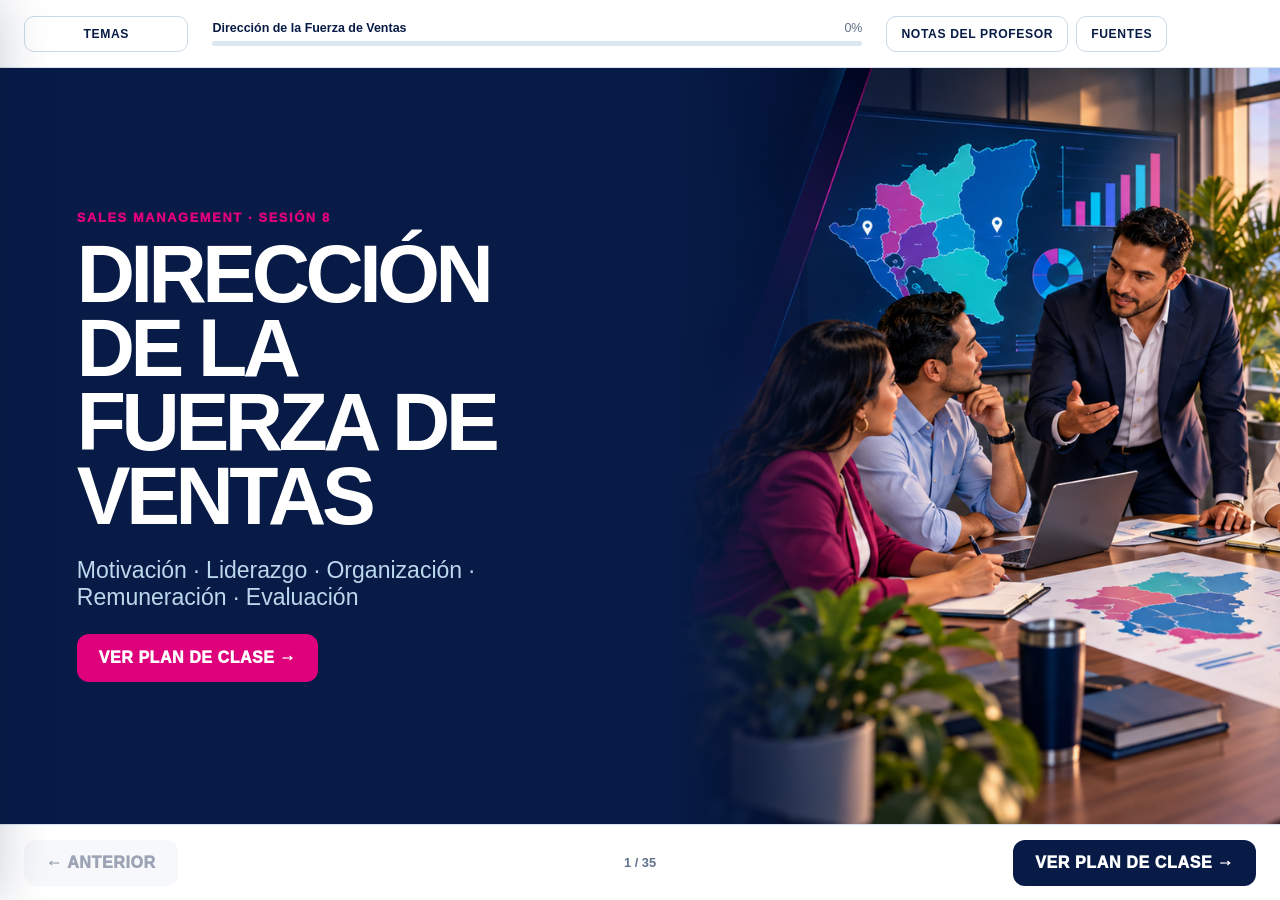
<file: index.html>
<!doctype html>
<html lang="es">
<head>
  <meta charset="utf-8">
  <meta name="viewport" content="width=device-width, initial-scale=1">
  <meta name="theme-color" content="#071b46">
  <title>Dirección de la Fuerza de Ventas</title>
  <link rel="stylesheet" href="styles.css">
</head>
<body>
  <div class="deck" id="deck">
    <header class="deck-header">
      <button class="header-button" id="topicsButton" aria-label="Abrir temas">TEMAS</button>
      <div class="session-progress">
        <div class="session-copy"><strong>Dirección de la Fuerza de Ventas</strong><span id="progressText">0%</span></div>
        <div class="progress-track"><span id="progressBar"></span></div>
      </div>
      <div class="header-actions">
        <button class="header-button" id="notesButton">NOTAS DEL PROFESOR</button>
        <button class="header-button compact" id="academicButton" title="Fundamento académico">FUENTES</button>
      </div>
    </header>

    <aside class="topics-panel" id="topicsPanel" aria-hidden="true">
      <div class="panel-head"><div><small>ÍNDICE DE LA PRESENTACIÓN</small><h2>Temas</h2></div><button class="close-button" id="closeTopics" aria-label="Cerrar">×</button></div>
      <nav id="topicsNav"></nav>
      <button class="reset-button" id="resetButton">REINICIAR SESIÓN</button>
    </aside>
    <div class="scrim" id="scrim" hidden></div>

    <main id="slide" tabindex="-1" aria-live="polite"></main>

    <footer class="deck-controls">
      <button class="nav-button secondary" id="prevButton">← ANTERIOR</button>
      <span class="slide-count" id="slideCount">1 / 1</span>
      <button class="nav-button primary" id="nextButton">SIGUIENTE →</button>
    </footer>
  </div>

  <dialog class="modal" id="notesModal">
    <div class="modal-head"><div><small>USO DEL DOCENTE</small><h2>Notas del profesor</h2></div><button class="close-button" data-close-modal="notesModal">×</button></div>
    <div id="notesContent" class="modal-content"></div>
  </dialog>

  <dialog class="modal" id="academicModal">
    <div class="modal-head"><div><small>BASE CONCEPTUAL</small><h2>Fundamento académico</h2></div><button class="close-button" data-close-modal="academicModal">×</button></div>
    <div class="modal-content">
      <p>La sesión integra diagnóstico del desempeño, motivación, liderazgo según la situación, diseño territorial, cuotas, remuneración y evaluación comercial.</p>
      <p>Fuente disponible en el material: <strong>Syllabus MAR0411 Sales Management, sesión 8</strong>. Los datos de Distribuidora Volcán son ilustrativos.</p>
      <p>Referencias complementarias incluidas en el proyecto previo: Johnston, Marshall y Ogilvie, <em>Sales Force Management</em>; Jobber, Lancaster y Le Meunier-FitzHugh, <em>Selling and Sales Management</em>.</p>
    </div>
  </dialog>

  <div class="toast" id="toast" role="status" aria-live="polite"></div>
  <script src="app.js"></script>
</body>
</html>
</file>
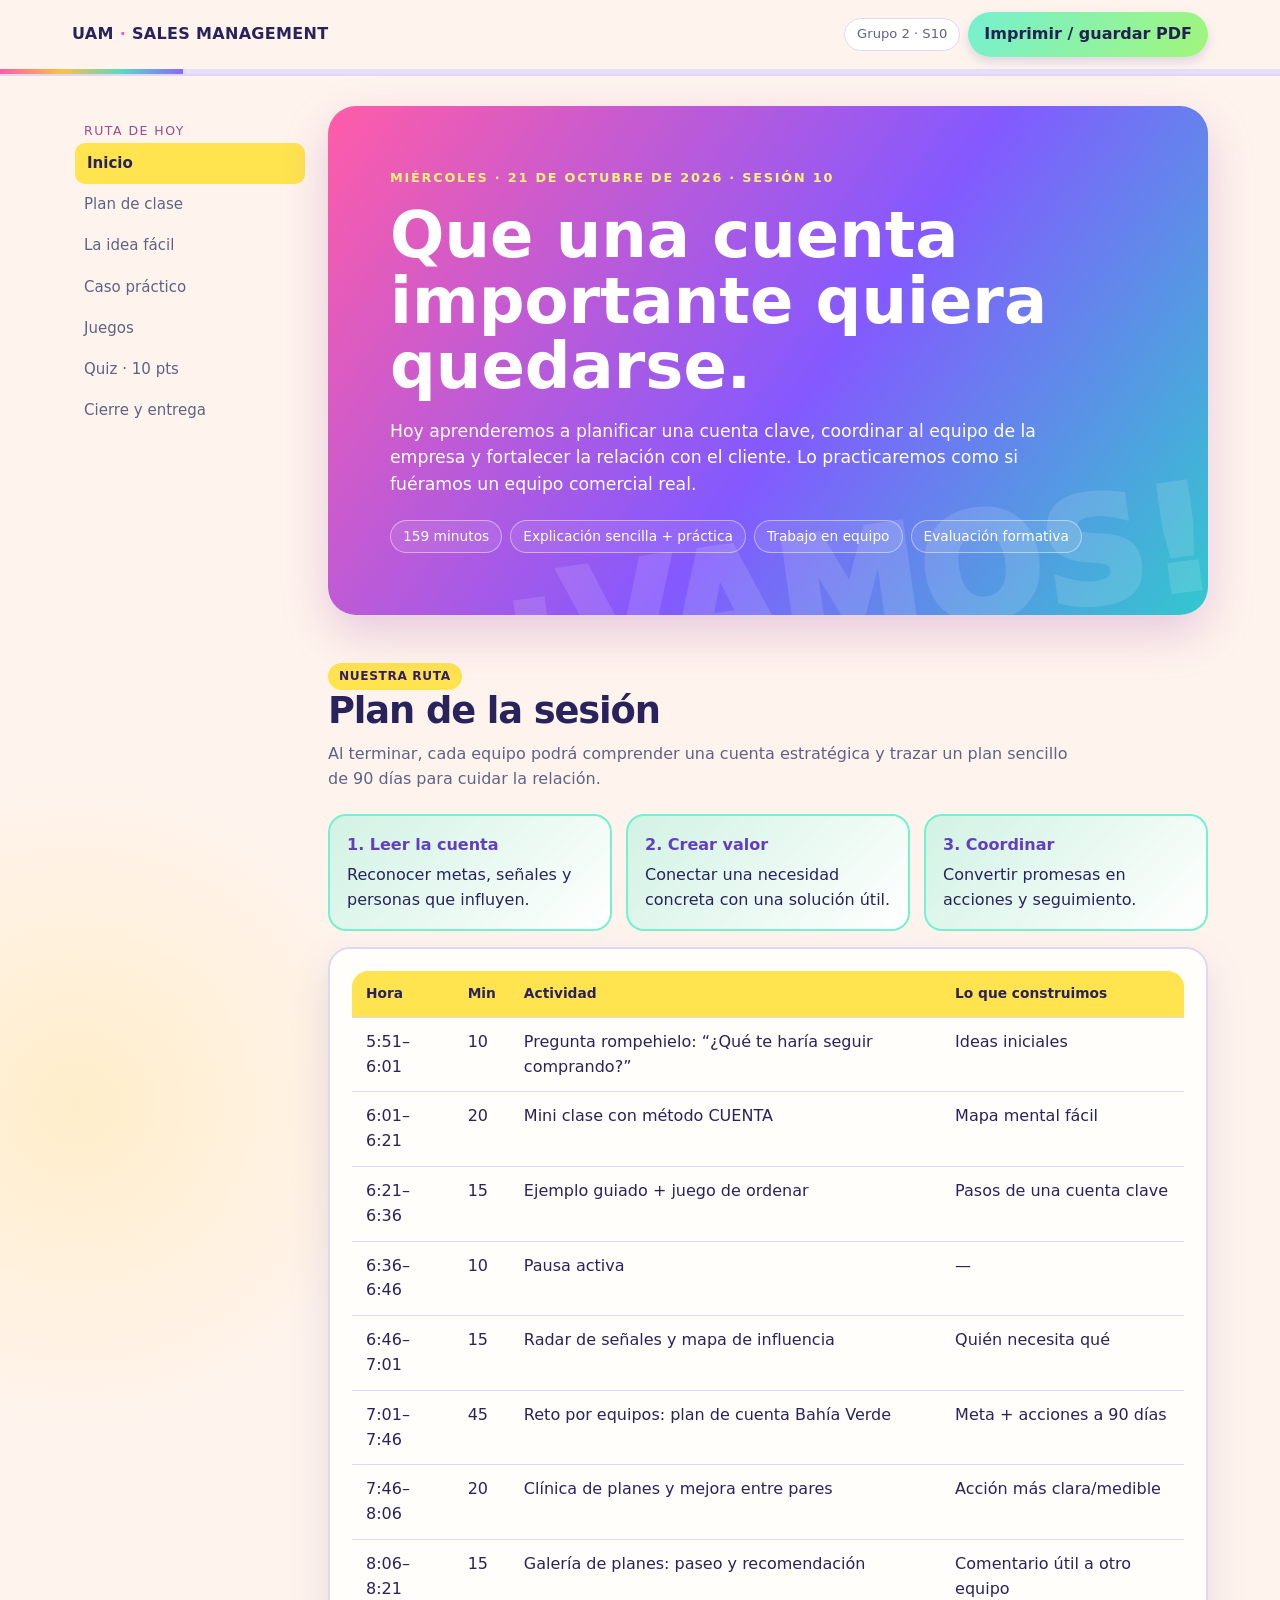
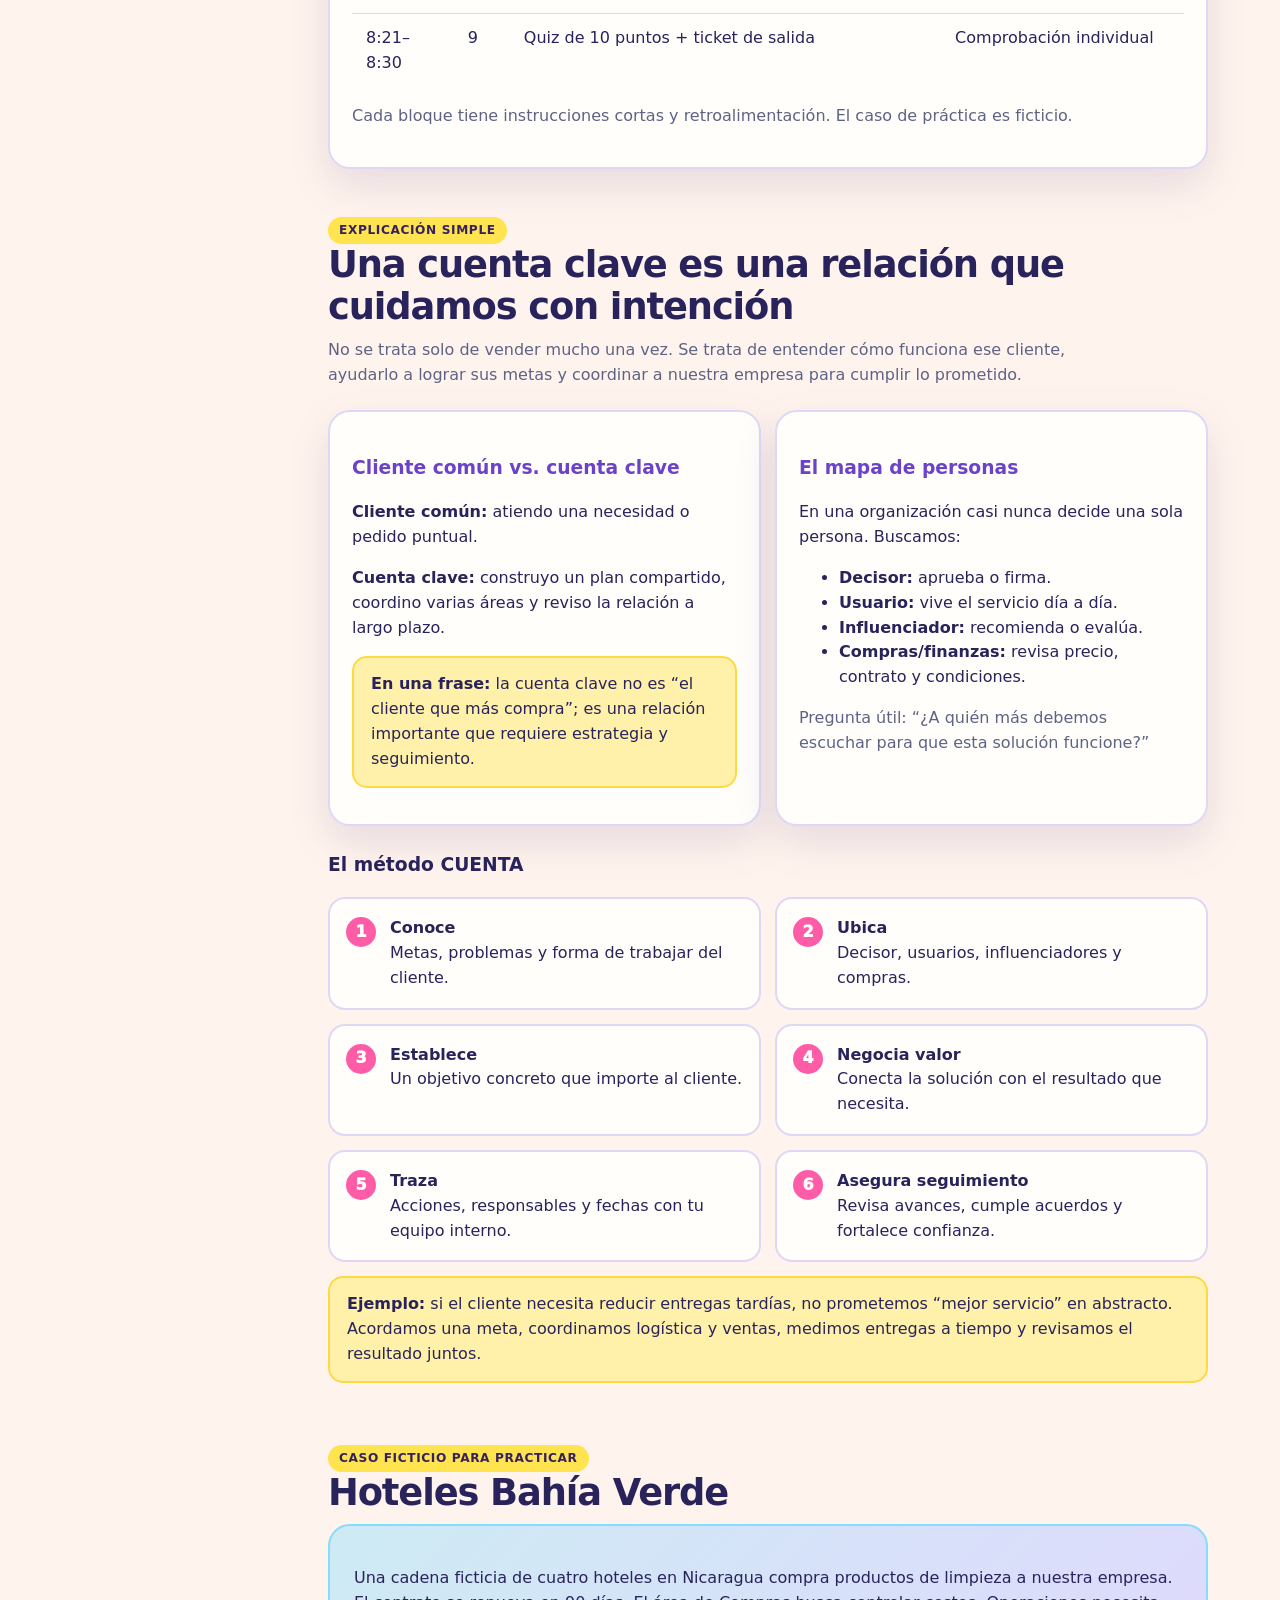
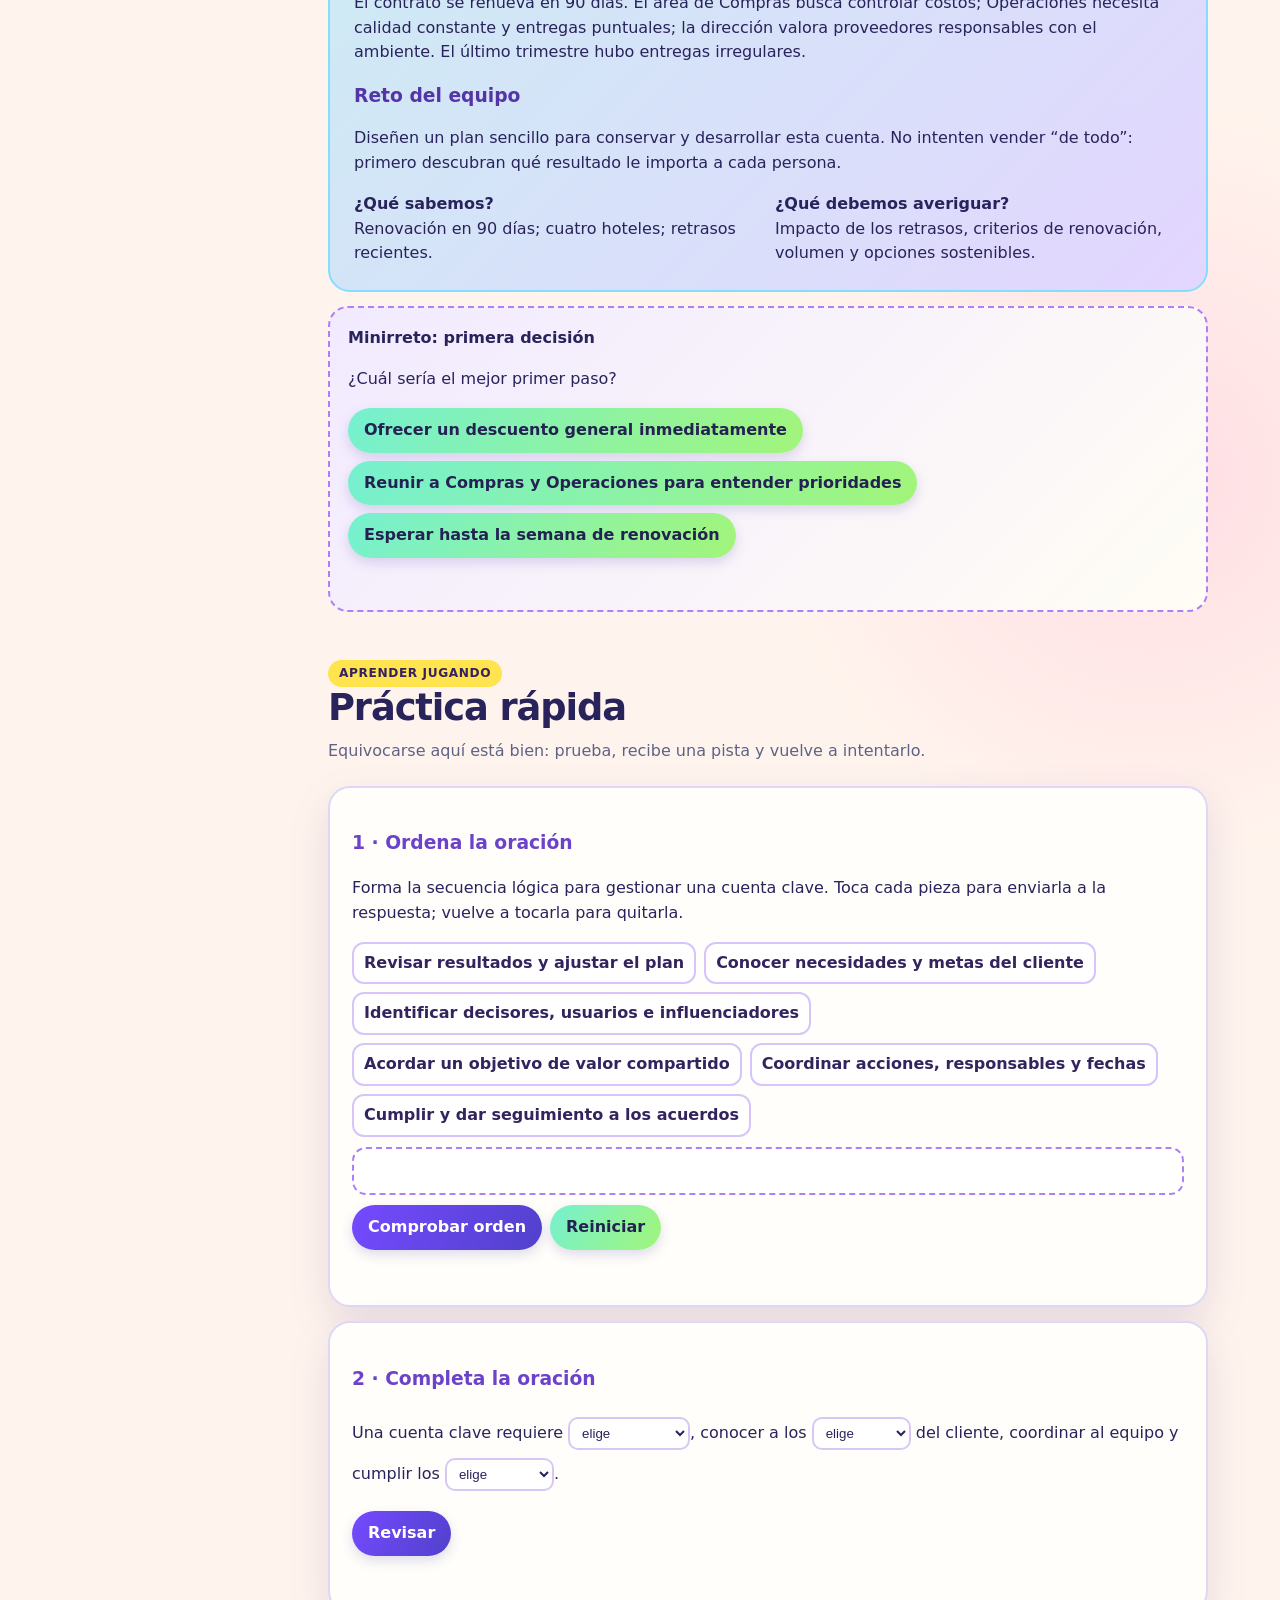
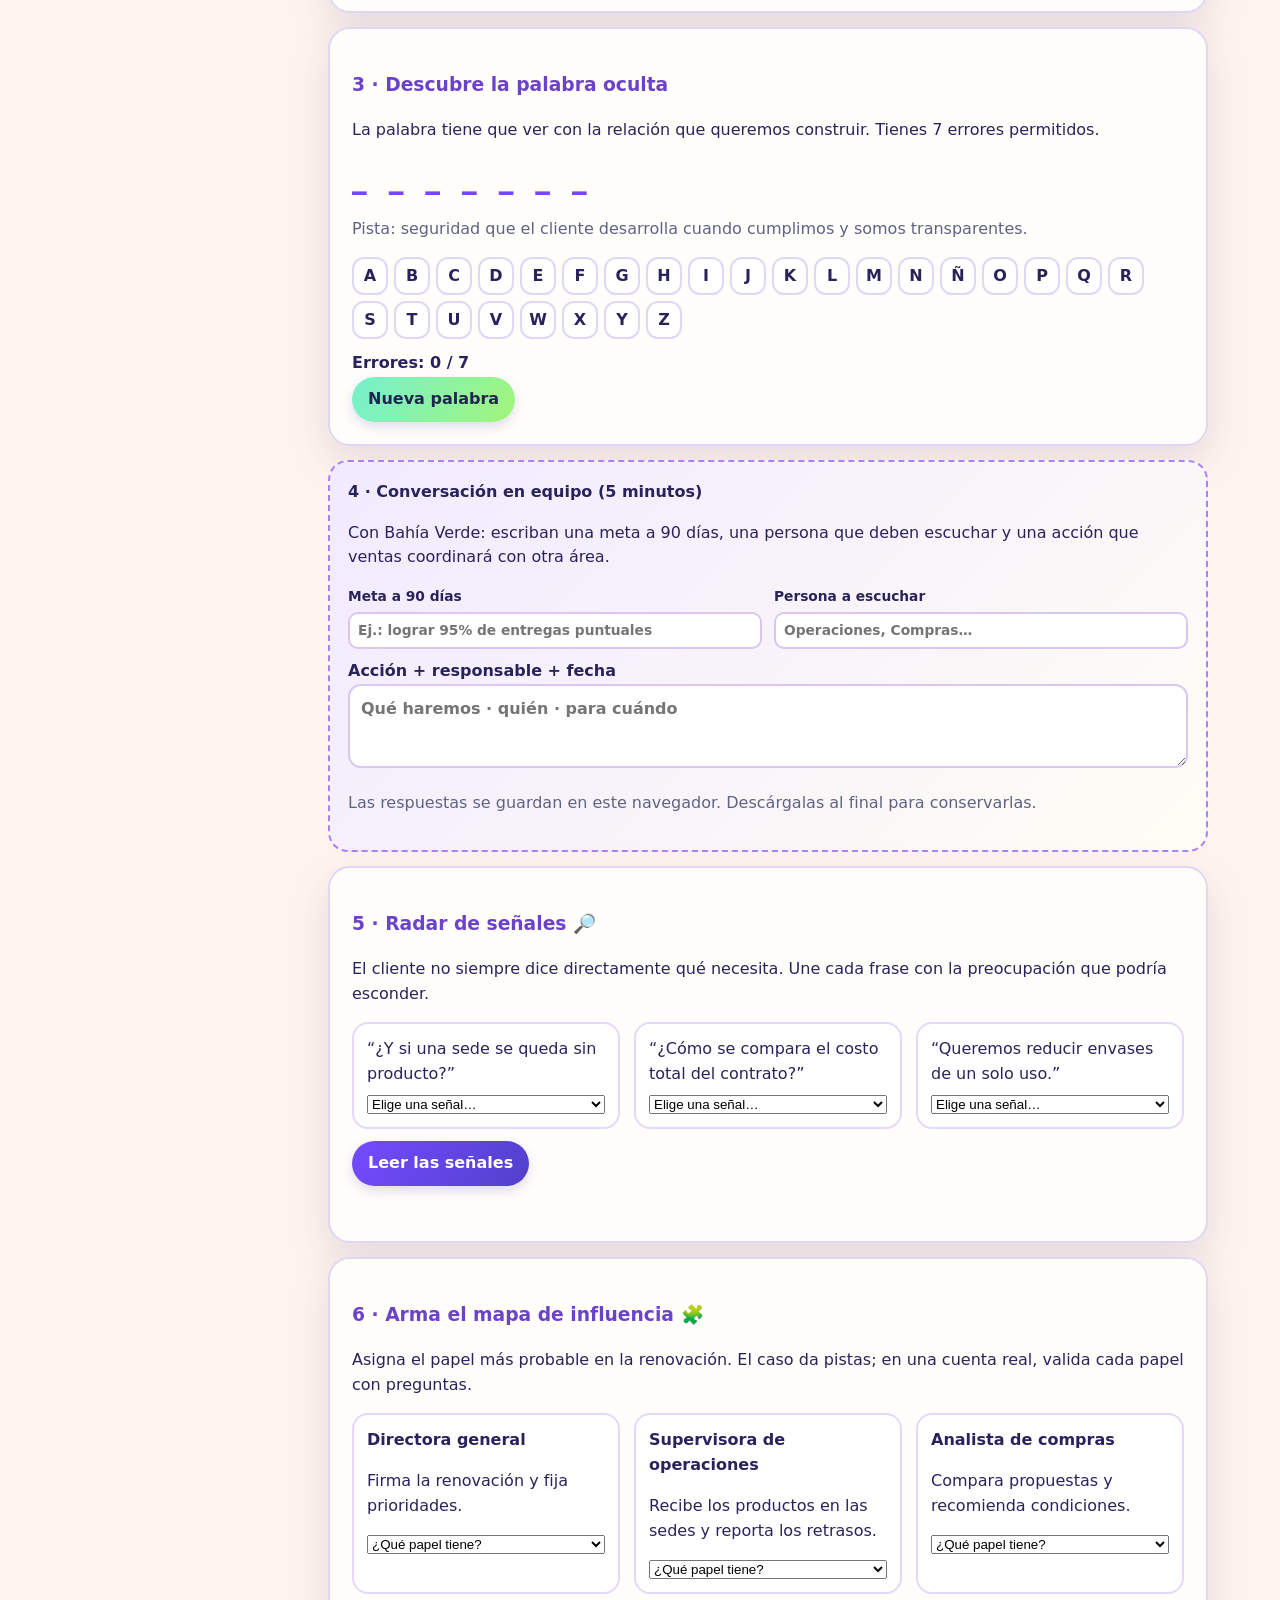
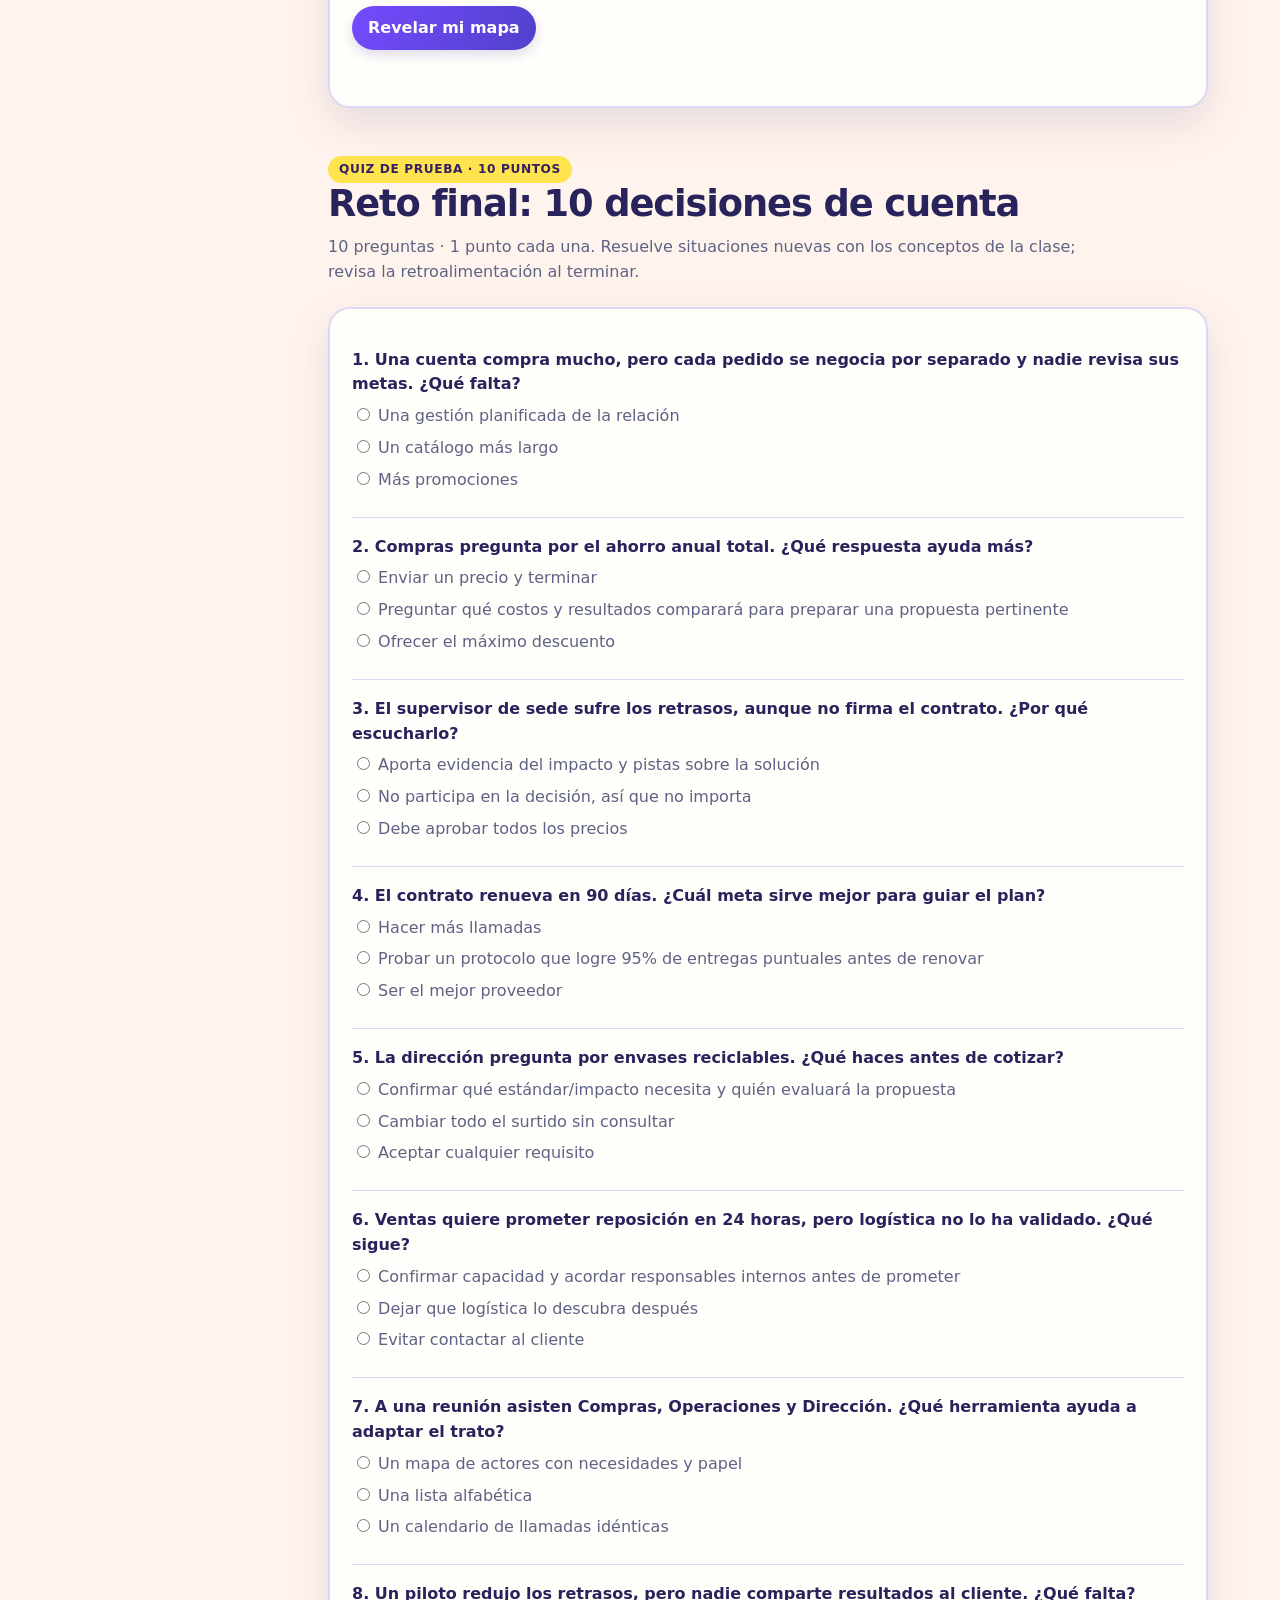
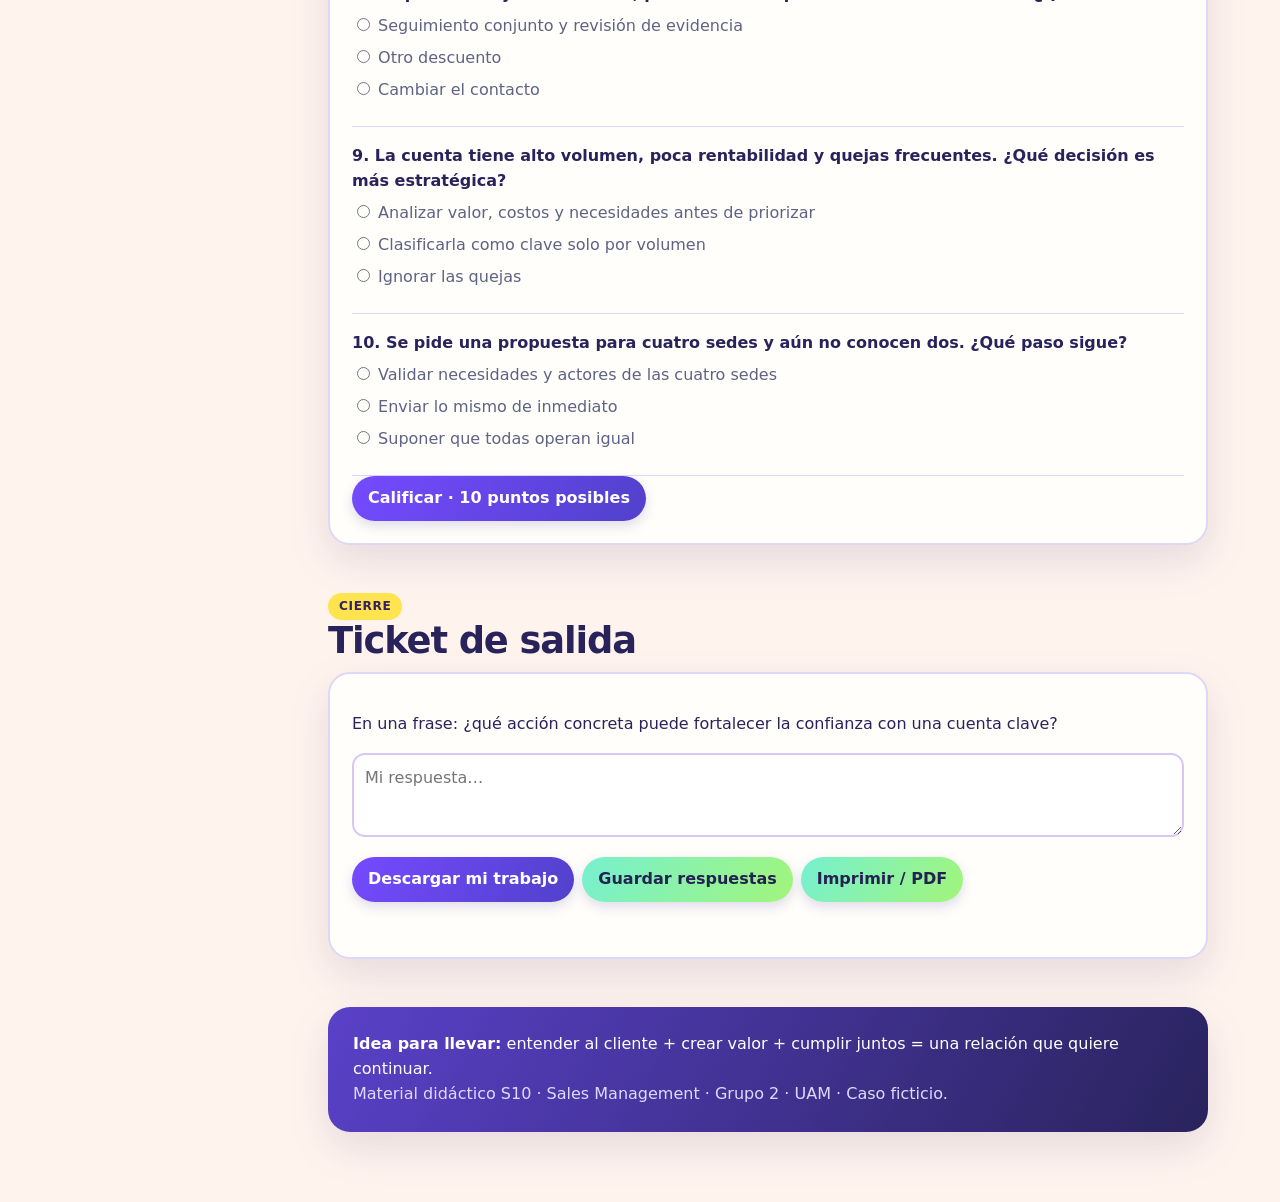
<file: s10/index.html>
<!doctype html>
<html lang="es">
<head>
<meta charset="utf-8"><meta name="viewport" content="width=device-width,initial-scale=1">
<meta name="description" content="Clase interactiva S10 de Sales Management: planificación de cuentas clave, coordinación interna y desarrollo de relaciones.">
<title>S10 · Cuentas clave | Sales Management</title>
<style>
:root{--ink:#29235c;--muted:#5e6385;--paper:#fff4ed;--white:#fffefa;--mint:#76f0d0;--lime:#ffe34f;--coral:#ff5ca8;--blue:#83ddff;--line:#ded8f6;--shadow:0 16px 42px #37247e20}*{box-sizing:border-box}body{margin:0;color:var(--ink);font:16px/1.55 "Segoe UI",system-ui,sans-serif;background:radial-gradient(circle at 6% 12%,#ffe08355,transparent 20rem),radial-gradient(circle at 90% 40%,#ff83bb33,transparent 24rem),var(--paper)}button,input,textarea{font:inherit}button{cursor:pointer;color:inherit}.top{position:sticky;top:0;z-index:5;background:#fff4edee;backdrop-filter:blur(12px);border-bottom:2px solid #ded8f6}.topin{max-width:1180px;margin:auto;padding:12px 22px;display:flex;align-items:center;justify-content:space-between;gap:14px}.brand{font-weight:900;letter-spacing:.02em}.brand i{font-style:normal;color:#ff5ca8}.pill{border:1px solid var(--line);border-radius:99px;padding:5px 12px;font-size:.82rem;color:var(--muted);background:white}.progress{height:5px;background:#e6dffc}.progress b{display:block;height:100%;width:0;background:linear-gradient(90deg,#ff5ca8,#ffbf47,#59d9c4,#8a66ff);transition:width .3s}.layout{max-width:1180px;margin:auto;padding:30px 22px 70px;display:grid;grid-template-columns:230px 1fr;gap:26px}.side{position:sticky;top:82px;align-self:start;padding:12px 0}.side a{display:block;text-decoration:none;color:var(--muted);padding:9px 12px;border-radius:10px;font-size:.94rem}.side a:hover,.side a.on{background:var(--lime);color:var(--ink);font-weight:800;transform:translateX(3px)}.side .small{font-size:.78rem;text-transform:uppercase;letter-spacing:.12em;padding:18px 12px 5px;color:#9b4b88}.hero{background:linear-gradient(125deg,#ff5ca8 0%,#8459ff 55%,#32c8ce 100%);color:white;border-radius:28px;padding:clamp(26px,6vw,62px);position:relative;overflow:hidden;box-shadow:0 18px 48px #8b36a53a}.hero:after{content:"¡VAMOS!";position:absolute;right:-5px;bottom:-45px;font-size:clamp(55px,12vw,145px);line-height:1;font-weight:1000;color:#ffffff20;transform:rotate(-8deg)}.eyebrow{font-size:.8rem;letter-spacing:.14em;text-transform:uppercase;color:#fff27a;font-weight:900}.hero h1{font-size:clamp(2.1rem,5vw,4.4rem);line-height:1.03;max-width:770px;margin:15px 0}.hero p{max-width:680px;color:#fff;font-size:1.08rem}.chips{display:flex;flex-wrap:wrap;gap:8px;margin-top:22px}.chips span{border:1px solid #ffffff75;border-radius:99px;padding:5px 12px;font-size:.86rem;background:#ffffff16}.section{padding-top:48px;scroll-margin-top:80px}.section h2{font-size:clamp(1.55rem,3vw,2.3rem);line-height:1.15;margin:0 0 10px;letter-spacing:-.03em}.lead{color:var(--muted);max-width:760px;margin:0 0 22px}.card{background:var(--white);border:2px solid var(--line);border-radius:22px;padding:22px;box-shadow:var(--shadow)}.card h3{color:#6c42cb}.grid2{display:grid;grid-template-columns:repeat(2,minmax(0,1fr));gap:14px}.grid3{display:grid;grid-template-columns:repeat(3,minmax(0,1fr));gap:14px}.tag{display:inline-block;background:var(--lime);border-radius:999px;padding:4px 11px;font-size:.76rem;font-weight:900;text-transform:uppercase;letter-spacing:.05em;color:#35215f}.muted{color:var(--muted)}.objective{padding:17px;border-radius:18px;background:linear-gradient(135deg,#76f0d055,#fff);border:2px solid #76f0d0}.objective strong{display:block;margin-bottom:5px;color:#653dc0}.table{width:100%;border-collapse:collapse;background:var(--white);border-radius:16px;overflow:hidden}.table th,.table td{text-align:left;padding:12px 14px;border-bottom:1px solid var(--line);vertical-align:top}.table th{background:#ffe34f;font-size:.86rem}.table tr:last-child td{border:0}.steps{counter-reset:step}.step{position:relative;padding:17px 16px 17px 60px;background:var(--white);border:2px solid var(--line);border-radius:17px}.step:before{counter-increment:step;content:counter(step);position:absolute;left:16px;top:18px;width:30px;height:30px;display:grid;place-items:center;background:var(--coral);color:white;border-radius:50%;font-weight:950}.step b{display:block}.mnemonic{display:flex;align-items:center;gap:12px}.mnemonic em{font-style:normal;font-weight:950;font-size:1.6rem;color:#ff5ca8;width:28px}.callout{background:#fff1a9;border:2px solid #ffd944;border-radius:15px;padding:14px 17px;margin:14px 0}.case{background:linear-gradient(135deg,#83ddff66,#e3d6ff);border:2px solid #83ddff;border-radius:22px;padding:24px}.case h3{margin:8px 0;color:#5434a7}.activity{border:2px dashed #ac81f7;background:linear-gradient(135deg,#f2eaff,#fffdf5);padding:18px;border-radius:20px;margin-top:14px}.btn{border:0;background:linear-gradient(120deg,#754aff,#5141cb);color:white;font-weight:800;padding:10px 16px;border-radius:999px;box-shadow:0 5px 12px #5040a42e}.btn:hover{filter:brightness(1.08);transform:translateY(-1px)}.btn.alt{background:linear-gradient(120deg,#76f0d0,#a2f57a);color:#242252}.btn.coral{background:linear-gradient(120deg,#ff5ca8,#ff8560);color:white}.row{display:flex;flex-wrap:wrap;gap:8px;align-items:center}.answer{min-height:48px;border:2px dashed #ac81f7;border-radius:14px;padding:9px;margin:10px 0;display:flex;flex-wrap:wrap;gap:7px;background:#fff}.token{border:2px solid #d7c5fa;border-radius:12px;background:white;padding:7px 10px;font-weight:700;color:#34245e}.token:disabled{opacity:.42}.feedback{font-weight:800;min-height:1.6em;margin-top:8px}.ok{color:#128d70}.no{color:#ce3075}.blanks{line-height:2.6}.blanks select,.field{background:white;border:2px solid #d8c7f5;border-radius:10px;padding:6px 8px;color:var(--ink)}.hangletters{display:flex;flex-wrap:wrap;gap:6px;margin:12px 0}.hangletters button{width:36px;height:38px;border:2px solid var(--line);border-radius:12px;background:white;font-weight:850}.hangletters button:disabled{opacity:.35}.word{font-size:1.7rem;font-weight:950;letter-spacing:.25em;color:#754aff}.quizq{padding:17px 0;border-bottom:1px solid var(--line)}.quizq:last-child{border:0}.quizq label{display:block;margin:7px 0;color:var(--muted);cursor:pointer}.quizq input{accent-color:#ff5ca8}.rubric{display:grid;grid-template-columns:1fr auto;gap:8px;padding:8px 0;border-bottom:1px solid var(--line)}textarea{width:100%;min-height:84px;border:2px solid #d8c7f5;border-radius:13px;padding:11px;background:white;color:var(--ink)}.inputs{display:grid;grid-template-columns:repeat(2,1fr);gap:12px}.inputs label{font-size:.86rem;font-weight:750}.inputs input{width:100%;margin-top:4px}.footer{margin-top:48px;padding:25px;background:linear-gradient(120deg,#5a41c9,#29235c);color:#fff;border-radius:22px;box-shadow:var(--shadow)}.toast{position:fixed;bottom:20px;right:20px;background:#29235c;color:white;padding:11px 15px;border-radius:14px;opacity:0;transition:.3s;z-index:7}.toast.show{opacity:1}.hide{display:none!important}.signal-card{background:white;border:2px solid #e4d8fc;border-radius:16px;padding:13px}.signal-card select{display:block;margin-top:8px;width:100%}.zones{display:grid;grid-template-columns:repeat(3,1fr);gap:10px}.zone{border:2px dashed #b49be5;border-radius:16px;padding:13px;min-height:88px;background:#fff;text-align:center}.zone b{display:block;margin-bottom:4px}.scorebadge{display:inline-grid;place-items:center;width:48px;height:48px;background:var(--lime);border-radius:50%;font-weight:950}@media(max-width:820px){.layout{grid-template-columns:1fr}.side{position:static;display:flex;overflow:auto;padding:0;gap:4px}.side .small{display:none}.side a{white-space:nowrap}.grid3{grid-template-columns:1fr 1fr}}@media(max-width:560px){.grid2,.grid3,.inputs,.zones{grid-template-columns:1fr}.layout{padding:18px 14px 45px}.hero{border-radius:20px}.table{font-size:.88rem}.table th,.table td{padding:9px 8px}.topin{padding:10px 14px}}
</style>
</head>
<body>
<header class="top"><div class="topin"><div class="brand">UAM <i>·</i> SALES MANAGEMENT</div><div class="row"><span class="pill">Grupo 2 · S10</span><button class="btn alt" onclick="window.print()">Imprimir / guardar PDF</button></div></div><div class="progress"><b id="progress"></b></div></header>
<div class="layout"><nav class="side" id="nav"><span class="small">Ruta de hoy</span><a href="#inicio">Inicio</a><a href="#plan">Plan de clase</a><a href="#ideas">La idea fácil</a><a href="#caso">Caso práctico</a><a href="#juegos">Juegos</a><a href="#quiz">Quiz · 10 pts</a><a href="#salida">Cierre y entrega</a></nav>
<main>
<section class="hero" id="inicio"><div class="eyebrow">Miércoles · 21 de octubre de 2026 · Sesión 10</div><h1>Que una cuenta importante quiera quedarse.</h1><p>Hoy aprenderemos a planificar una cuenta clave, coordinar al equipo de la empresa y fortalecer la relación con el cliente. Lo practicaremos como si fuéramos un equipo comercial real.</p><div class="chips"><span>159 minutos</span><span>Explicación sencilla + práctica</span><span>Trabajo en equipo</span><span>Evaluación formativa</span></div></section>
<section class="section" id="plan"><span class="tag">Nuestra ruta</span><h2>Plan de la sesión</h2><p class="lead">Al terminar, cada equipo podrá comprender una cuenta estratégica y trazar un plan sencillo de 90 días para cuidar la relación.</p><div class="grid3"><div class="objective"><strong>1. Leer la cuenta</strong>Reconocer metas, señales y personas que influyen.</div><div class="objective"><strong>2. Crear valor</strong>Conectar una necesidad concreta con una solución útil.</div><div class="objective"><strong>3. Coordinar</strong>Convertir promesas en acciones y seguimiento.</div></div><div class="card" style="margin-top:16px;overflow:auto"><table class="table"><thead><tr><th>Hora</th><th>Min</th><th>Actividad</th><th>Lo que construimos</th></tr></thead><tbody><tr><td>5:51–6:01</td><td>10</td><td>Pregunta rompehielo: “¿Qué te haría seguir comprando?”</td><td>Ideas iniciales</td></tr><tr><td>6:01–6:21</td><td>20</td><td>Mini clase con método CUENTA</td><td>Mapa mental fácil</td></tr><tr><td>6:21–6:36</td><td>15</td><td>Ejemplo guiado + juego de ordenar</td><td>Pasos de una cuenta clave</td></tr><tr><td>6:36–6:46</td><td>10</td><td>Pausa activa</td><td>—</td></tr><tr><td>6:46–7:01</td><td>15</td><td>Radar de señales y mapa de influencia</td><td>Quién necesita qué</td></tr><tr><td>7:01–7:46</td><td>45</td><td>Reto por equipos: plan de cuenta Bahía Verde</td><td>Meta + acciones a 90 días</td></tr><tr><td>7:46–8:06</td><td>20</td><td>Clínica de planes y mejora entre pares</td><td>Acción más clara/medible</td></tr><tr><td>8:06–8:21</td><td>15</td><td>Galería de planes: paseo y recomendación</td><td>Comentario útil a otro equipo</td></tr><tr><td>8:21–8:30</td><td>9</td><td>Quiz de 10 puntos + ticket de salida</td><td>Comprobación individual</td></tr></tbody></table><p class="muted">Cada bloque tiene instrucciones cortas y retroalimentación. El caso de práctica es ficticio.</p></div></section>
<section class="section" id="ideas"><span class="tag">Explicación simple</span><h2>Una cuenta clave es una relación que cuidamos con intención</h2><p class="lead">No se trata solo de vender mucho una vez. Se trata de entender cómo funciona ese cliente, ayudarlo a lograr sus metas y coordinar a nuestra empresa para cumplir lo prometido.</p><div class="grid2"><div class="card"><h3>Cliente común vs. cuenta clave</h3><p><b>Cliente común:</b> atiendo una necesidad o pedido puntual.</p><p><b>Cuenta clave:</b> construyo un plan compartido, coordino varias áreas y reviso la relación a largo plazo.</p><div class="callout"><b>En una frase:</b> la cuenta clave no es “el cliente que más compra”; es una relación importante que requiere estrategia y seguimiento.</div></div><div class="card"><h3>El mapa de personas</h3><p>En una organización casi nunca decide una sola persona. Buscamos:</p><ul><li><b>Decisor:</b> aprueba o firma.</li><li><b>Usuario:</b> vive el servicio día a día.</li><li><b>Influenciador:</b> recomienda o evalúa.</li><li><b>Compras/finanzas:</b> revisa precio, contrato y condiciones.</li></ul><p class="muted">Pregunta útil: “¿A quién más debemos escuchar para que esta solución funcione?”</p></div></div><h3 style="margin-top:24px">El método CUENTA</h3><div class="grid2 steps"><div class="step"><b>Conoce</b>Metas, problemas y forma de trabajar del cliente.</div><div class="step"><b>Ubica</b>Decisor, usuarios, influenciadores y compras.</div><div class="step"><b>Establece</b>Un objetivo concreto que importe al cliente.</div><div class="step"><b>Negocia valor</b>Conecta la solución con el resultado que necesita.</div><div class="step"><b>Traza</b>Acciones, responsables y fechas con tu equipo interno.</div><div class="step"><b>Asegura seguimiento</b>Revisa avances, cumple acuerdos y fortalece confianza.</div></div><div class="callout"><b>Ejemplo:</b> si el cliente necesita reducir entregas tardías, no prometemos “mejor servicio” en abstracto. Acordamos una meta, coordinamos logística y ventas, medimos entregas a tiempo y revisamos el resultado juntos.</div></section>
<section class="section" id="caso"><span class="tag">Caso ficticio para practicar</span><h2>Hoteles Bahía Verde</h2><div class="case"><p>Una cadena ficticia de cuatro hoteles en Nicaragua compra productos de limpieza a nuestra empresa. El contrato se renueva en 90 días. El área de Compras busca controlar costos; Operaciones necesita calidad constante y entregas puntuales; la dirección valora proveedores responsables con el ambiente. El último trimestre hubo entregas irregulares.</p><h3>Reto del equipo</h3><p>Diseñen un plan sencillo para conservar y desarrollar esta cuenta. No intenten vender “de todo”: primero descubran qué resultado le importa a cada persona.</p><div class="grid2"><div><b>¿Qué sabemos?</b><br>Renovación en 90 días; cuatro hoteles; retrasos recientes.</div><div><b>¿Qué debemos averiguar?</b><br>Impacto de los retrasos, criterios de renovación, volumen y opciones sostenibles.</div></div></div><div class="activity"><b>Minirreto: primera decisión</b><p>¿Cuál sería el mejor primer paso?</p><div class="row"><button class="btn alt" onclick="pick(this,false,'Primero escucha a las áreas y valida qué problema tiene más impacto.')">Ofrecer un descuento general inmediatamente</button><button class="btn alt" onclick="pick(this,true,'¡Eso! Antes de ofrecer, identifica necesidades y personas involucradas.')">Reunir a Compras y Operaciones para entender prioridades</button><button class="btn alt" onclick="pick(this,false,'No conviene asumir que cambiarán de proveedor sin comprender el problema.')">Esperar hasta la semana de renovación</button></div><div class="feedback" id="casefb"></div></div></section>
<section class="section" id="juegos"><span class="tag">Aprender jugando</span><h2>Práctica rápida</h2><p class="lead">Equivocarse aquí está bien: prueba, recibe una pista y vuelve a intentarlo.</p>
<div class="card"><h3>1 · Ordena la oración</h3><p>Forma la secuencia lógica para gestionar una cuenta clave. Toca cada pieza para enviarla a la respuesta; vuelve a tocarla para quitarla.</p><div class="row" id="orderbank"></div><div class="answer" id="ordered"></div><div class="row"><button class="btn" onclick="checkOrder()">Comprobar orden</button><button class="btn alt" onclick="resetOrder()">Reiniciar</button></div><div class="feedback" id="orderfb"></div></div>
<div class="card" style="margin-top:14px"><h3>2 · Completa la oración</h3><p class="blanks">Una cuenta clave requiere <select data-answer="planificación"><option>elige</option><option>planificación</option><option>improvisación</option></select>, conocer a los <select data-answer="actores"><option>elige</option><option>actores</option><option>productos</option></select> del cliente, coordinar al equipo y cumplir los <select data-answer="acuerdos"><option>elige</option><option>acuerdos</option><option>descuentos</option></select>.</p><button class="btn" onclick="checkBlanks()">Revisar</button><div class="feedback" id="blankfb"></div></div>
<div class="card" style="margin-top:14px"><h3>3 · Descubre la palabra oculta</h3><p>La palabra tiene que ver con la relación que queremos construir. Tienes 7 errores permitidos.</p><div id="hangman" class="word"></div><p id="hanghint" class="muted">Pista: seguridad que el cliente desarrolla cuando cumplimos y somos transparentes.</p><div class="hangletters" id="letters"></div><div class="feedback" id="hangfb"></div><button class="btn alt" onclick="newHangman()">Nueva palabra</button></div>
<div class="activity"><b>4 · Conversación en equipo (5 minutos)</b><p>Con Bahía Verde: escriban una meta a 90 días, una persona que deben escuchar y una acción que ventas coordinará con otra área.</p><div class="inputs"><label>Meta a 90 días<input class="field save" data-key="objetivo" placeholder="Ej.: lograr 95% de entregas puntuales"></label><label>Persona a escuchar<input class="field save" data-key="personas" placeholder="Operaciones, Compras…"></label></div><label style="display:block;margin-top:10px;font-weight:750">Acción + responsable + fecha<textarea class="save" data-key="accion" placeholder="Qué haremos · quién · para cuándo"></textarea></label><p class="muted">Las respuestas se guardan en este navegador. Descárgalas al final para conservarlas.</p></div>
<div class="card" style="margin-top:14px"><h3>5 · Radar de señales 🔎</h3><p>El cliente no siempre dice directamente qué necesita. Une cada frase con la preocupación que podría esconder.</p><div class="grid3"><div class="signal-card">“¿Y si una sede se queda sin producto?”<select class="radar" data-answer="continuidad"><option value="">Elige una señal…</option><option>Continuidad del servicio</option><option>Precio por unidad</option><option>Imagen de marca</option></select></div><div class="signal-card">“¿Cómo se compara el costo total del contrato?”<select class="radar" data-answer="costo"><option value="">Elige una señal…</option><option>Continuidad del servicio</option><option>Precio/costo total</option><option>Imagen de marca</option></select></div><div class="signal-card">“Queremos reducir envases de un solo uso.”<select class="radar" data-answer="impacto"><option value="">Elige una señal…</option><option>Velocidad de venta</option><option>Impacto ambiental</option><option>Capacidad de almacenamiento</option></select></div></div><button class="btn" style="margin-top:12px" onclick="checkRadar()">Leer las señales</button><div id="radarfb" class="feedback"></div></div>
<div class="card" style="margin-top:14px"><h3>6 · Arma el mapa de influencia 🧩</h3><p>Asigna el papel más probable en la renovación. El caso da pistas; en una cuenta real, valida cada papel con preguntas.</p><div class="grid3"><div class="signal-card"><b>Directora general</b><p>Firma la renovación y fija prioridades.</p><select class="maprole" data-answer="decisor"><option value="">¿Qué papel tiene?</option><option value="decisor">Decisor/a</option><option value="usuario">Usuario/a</option><option value="influenciador">Influenciador/a</option></select></div><div class="signal-card"><b>Supervisora de operaciones</b><p>Recibe los productos en las sedes y reporta los retrasos.</p><select class="maprole" data-answer="usuario"><option value="">¿Qué papel tiene?</option><option value="decisor">Decisor/a</option><option value="usuario">Usuario/a</option><option value="influenciador">Influenciador/a</option></select></div><div class="signal-card"><b>Analista de compras</b><p>Compara propuestas y recomienda condiciones.</p><select class="maprole" data-answer="influenciador"><option value="">¿Qué papel tiene?</option><option value="decisor">Decisor/a</option><option value="usuario">Usuario/a</option><option value="influenciador">Influenciador/a</option></select></div></div><button class="btn" style="margin-top:12px" onclick="checkMap()">Revelar mi mapa</button><div id="mapfb" class="feedback"></div></div></section>
<section class="section" id="quiz"><span class="tag">Quiz de prueba · 10 puntos</span><h2>Reto final: 10 decisiones de cuenta</h2><p class="lead">10 preguntas · 1 punto cada una. Resuelve situaciones nuevas con los conceptos de la clase; revisa la retroalimentación al terminar.</p><div class="card" id="quizbox"></div></section>
<section class="section" id="salida"><span class="tag">Cierre</span><h2>Ticket de salida</h2><div class="card"><p>En una frase: ¿qué acción concreta puede fortalecer la confianza con una cuenta clave?</p><textarea class="save" data-key="ticket" placeholder="Mi respuesta…"></textarea><div class="row" style="margin-top:12px"><button class="btn" onclick="downloadWork()">Descargar mi trabajo</button><button class="btn alt" onclick="saveWork()">Guardar respuestas</button><button class="btn alt" onclick="window.print()">Imprimir / PDF</button></div><div class="feedback" id="savefb"></div></div><div class="footer"><b>Idea para llevar:</b> entender al cliente + crear valor + cumplir juntos = una relación que quiere continuar.<br><span style="color:#dedaff">Material didáctico S10 · Sales Management · Grupo 2 · UAM · Caso ficticio.</span></div></section>
</main></div><div class="toast" id="toast"></div>
<script>
const orderItems=['Revisar resultados y ajustar el plan','Conocer necesidades y metas del cliente','Identificar decisores, usuarios e influenciadores','Acordar un objetivo de valor compartido','Coordinar acciones, responsables y fechas','Cumplir y dar seguimiento a los acuerdos'];const orderCorrect=[1,2,3,4,5,0];let orderChosen=[];function renderOrder(){let b=document.querySelector('#orderbank');b.innerHTML='';orderItems.forEach((x,i)=>{let z=document.createElement('button');z.className='token';z.textContent=x;z.disabled=orderChosen.includes(i);z.onclick=()=>{orderChosen.push(i);renderOrder()};b.append(z)});let out=document.querySelector('#ordered');out.innerHTML='';orderChosen.forEach((idx,pos)=>{let z=document.createElement('button');z.className='token';z.textContent=(pos+1)+'. '+orderItems[idx]+' ×';z.onclick=()=>{orderChosen.splice(pos,1);renderOrder()};out.append(z)})}function resetOrder(){orderChosen=[];renderOrder();document.querySelector('#orderfb').textContent=''}function checkOrder(){let good=orderChosen.length===6&&orderChosen.every((v,i)=>v===orderCorrect[i]);feedback('orderfb',good,good?'¡Exacto! Primero entiendo, luego planifico, actúo, cumplo y reviso.':'Pista: comienza por escuchar y entender al cliente; al final revisamos resultados.')}renderOrder();function checkBlanks(){let good=[...document.querySelectorAll('.blanks select')].every(x=>x.value===x.dataset.answer);feedback('blankfb',good,good?'¡Correcto! Las cuentas importantes se gestionan con planificación y coordinación.':'Revisa las palabras: ¿qué se conoce, qué se coordina y qué se cumple?')}function feedback(id,good,msg){let e=document.getElementById(id);e.className='feedback '+(good?'ok':'no');e.textContent=msg}function pick(btn,good,msg){let e=document.querySelector('#casefb');e.className='feedback '+(good?'ok':'no');e.textContent=msg}const words=['CONFIANZA','ACTORES','VALOR','CUENTA'];let word='',guessed=new Set(),mistakes=0;function newHangman(){word=words[Math.floor(Math.random()*words.length)];guessed=new Set();mistakes=0;drawHangman()}function drawHangman(){document.querySelector('#hangman').textContent=[...word].map(x=>guessed.has(x)?x:'_').join(' ');let box=document.querySelector('#letters');box.innerHTML='';'ABCDEFGHIJKLMNÑOPQRSTUVWXYZ'.split('').forEach(l=>{let b=document.createElement('button');b.textContent=l;b.disabled=guessed.has(l)||mistakes>=7||[...word].every(x=>guessed.has(x));b.onclick=()=>{guessed.add(l);if(!word.includes(l))mistakes++;drawHangman()};box.append(b)});let won=[...word].every(x=>guessed.has(x));let fb=document.querySelector('#hangfb');fb.className='feedback '+(won?'ok':mistakes>=7?'no':'');fb.textContent=won?'¡La encontraste! '+word+' es clave en una relación de largo plazo.':mistakes>=7?'Se acabaron los intentos. La palabra era '+word+'.':'Errores: '+mistakes+' / 7'}newHangman();
const qs=[['Una cuenta compra mucho, pero cada pedido se negocia por separado y nadie revisa sus metas. ¿Qué falta?',['Una gestión planificada de la relación','Un catálogo más largo','Más promociones'],0,'Una cuenta estratégica necesita objetivos y seguimiento compartidos, no solo pedidos.'],['Compras pregunta por el ahorro anual total. ¿Qué respuesta ayuda más?',['Enviar un precio y terminar','Preguntar qué costos y resultados comparará para preparar una propuesta pertinente','Ofrecer el máximo descuento'],1,'Clarificar el criterio permite responder a la necesidad real.'],['El supervisor de sede sufre los retrasos, aunque no firma el contrato. ¿Por qué escucharlo?',['Aporta evidencia del impacto y pistas sobre la solución','No participa en la decisión, así que no importa','Debe aprobar todos los precios'],0,'El usuario aporta experiencia directa de la operación.'],['El contrato renueva en 90 días. ¿Cuál meta sirve mejor para guiar el plan?',['Hacer más llamadas','Probar un protocolo que logre 95% de entregas puntuales antes de renovar','Ser el mejor proveedor'],1,'La meta define un resultado verificable y un plazo.'],['La dirección pregunta por envases reciclables. ¿Qué haces antes de cotizar?',['Confirmar qué estándar/impacto necesita y quién evaluará la propuesta','Cambiar todo el surtido sin consultar','Aceptar cualquier requisito'],0,'Preguntar aclara prioridad, criterio y alcance antes de comprometer recursos.'],['Ventas quiere prometer reposición en 24 horas, pero logística no lo ha validado. ¿Qué sigue?',['Confirmar capacidad y acordar responsables internos antes de prometer','Dejar que logística lo descubra después','Evitar contactar al cliente'],0,'La coordinación hace que la promesa se pueda cumplir.'],['A una reunión asisten Compras, Operaciones y Dirección. ¿Qué herramienta ayuda a adaptar el trato?',['Un mapa de actores con necesidades y papel','Una lista alfabética','Un calendario de llamadas idénticas'],0,'Cada actor tiene responsabilidades e intereses distintos.'],['Un piloto redujo los retrasos, pero nadie comparte resultados al cliente. ¿Qué falta?',['Seguimiento conjunto y revisión de evidencia','Otro descuento','Cambiar el contacto'],0,'Revisar resultados demuestra cumplimiento y permite ajustar.'],['La cuenta tiene alto volumen, poca rentabilidad y quejas frecuentes. ¿Qué decisión es más estratégica?',['Analizar valor, costos y necesidades antes de priorizar','Clasificarla como clave solo por volumen','Ignorar las quejas'],0,'La prioridad combina potencial, rentabilidad y calidad de relación.'],['Se pide una propuesta para cuatro sedes y aún no conocen dos. ¿Qué paso sigue?',['Validar necesidades y actores de las cuatro sedes','Enviar lo mismo de inmediato','Suponer que todas operan igual'],0,'Conocer todo el contexto evita una solución que no encaje.']];const qb=document.querySelector('#quizbox');qs.forEach((q,i)=>{let d=document.createElement('div');d.className='quizq';d.innerHTML='<b>'+(i+1)+'. '+q[0]+'</b>'+q[1].map((a,j)=>'<label><input type="radio" name="q'+i+'" value="'+j+'"> '+a+'</label>').join('')+'<div class="muted hide" id="ex'+i+'">'+q[3]+'</div>';qb.append(d)});qb.insertAdjacentHTML('beforeend','<button class="btn" onclick="gradeQuiz()">Calificar · 10 puntos posibles</button> <span id="score" class="feedback"></span>');function gradeQuiz(){let score=0,answered=0;qs.forEach((q,i)=>{let v=document.querySelector('input[name=q'+i+']:checked');let ex=document.querySelector('#ex'+i);ex.classList.remove('hide');if(v){answered++;if(+v.value===q[2])score++}});let e=document.querySelector('#score');e.textContent='Puntaje: '+score+'/10 · respondidas: '+answered+'/10 · cada acierto vale 1 punto.';e.className='feedback '+(score>=7?'ok':'no')}
function checkRadar(){let els=[...document.querySelectorAll('.radar')],n=els.filter(x=>x.value===x.dataset.answer).length;feedback('radarfb',n===3,'Señales interpretadas: '+n+'/3. Busca la necesidad detrás de las palabras y confírmala con una pregunta.')}function checkMap(){let els=[...document.querySelectorAll('.maprole')],n=els.filter(x=>x.value===x.dataset.answer).length;feedback('mapfb',n===3,'Mapa correcto: '+n+'/3. Decisor = aprueba; usuario = vive la operación; influenciador = compara o recomienda. Valida siempre los papeles con preguntas.')}
const fields=[...document.querySelectorAll('.save')];function loadWork(){fields.forEach(x=>{let v=localStorage.getItem('s10-'+x.dataset.key);if(v!==null)x.value=v})}function saveWork(){fields.forEach(x=>localStorage.setItem('s10-'+x.dataset.key,x.value));let f=document.querySelector('#savefb');f.textContent='Guardado en este navegador.';f.className='feedback ok'}fields.forEach(x=>x.addEventListener('input',()=>localStorage.setItem('s10-'+x.dataset.key,x.value)));loadWork();function downloadWork(){saveWork();let data=fields.map(x=>x.dataset.key.toUpperCase()+':\n'+x.value).join('\n\n');let blob=new Blob(['S10 · SALES MANAGEMENT · GRUPO 2\n21 octubre 2026\n\n'+data],{type:'text/plain;charset=utf-8'});let a=document.createElement('a');a.href=URL.createObjectURL(blob);a.download='Trabajo_S10_Grupo2.txt';a.click();URL.revokeObjectURL(a.href)}
let sections=[...document.querySelectorAll('main section')];window.addEventListener('scroll',()=>{let seen=0;sections.forEach((s,i)=>{if(s.getBoundingClientRect().top<window.innerHeight*.55)seen=i});document.querySelector('#progress').style.width=((seen+1)/sections.length*100)+'%';document.querySelectorAll('#nav a').forEach(a=>a.classList.toggle('on',a.hash==='#'+sections[seen].id))});
</script></body></html>
</file>
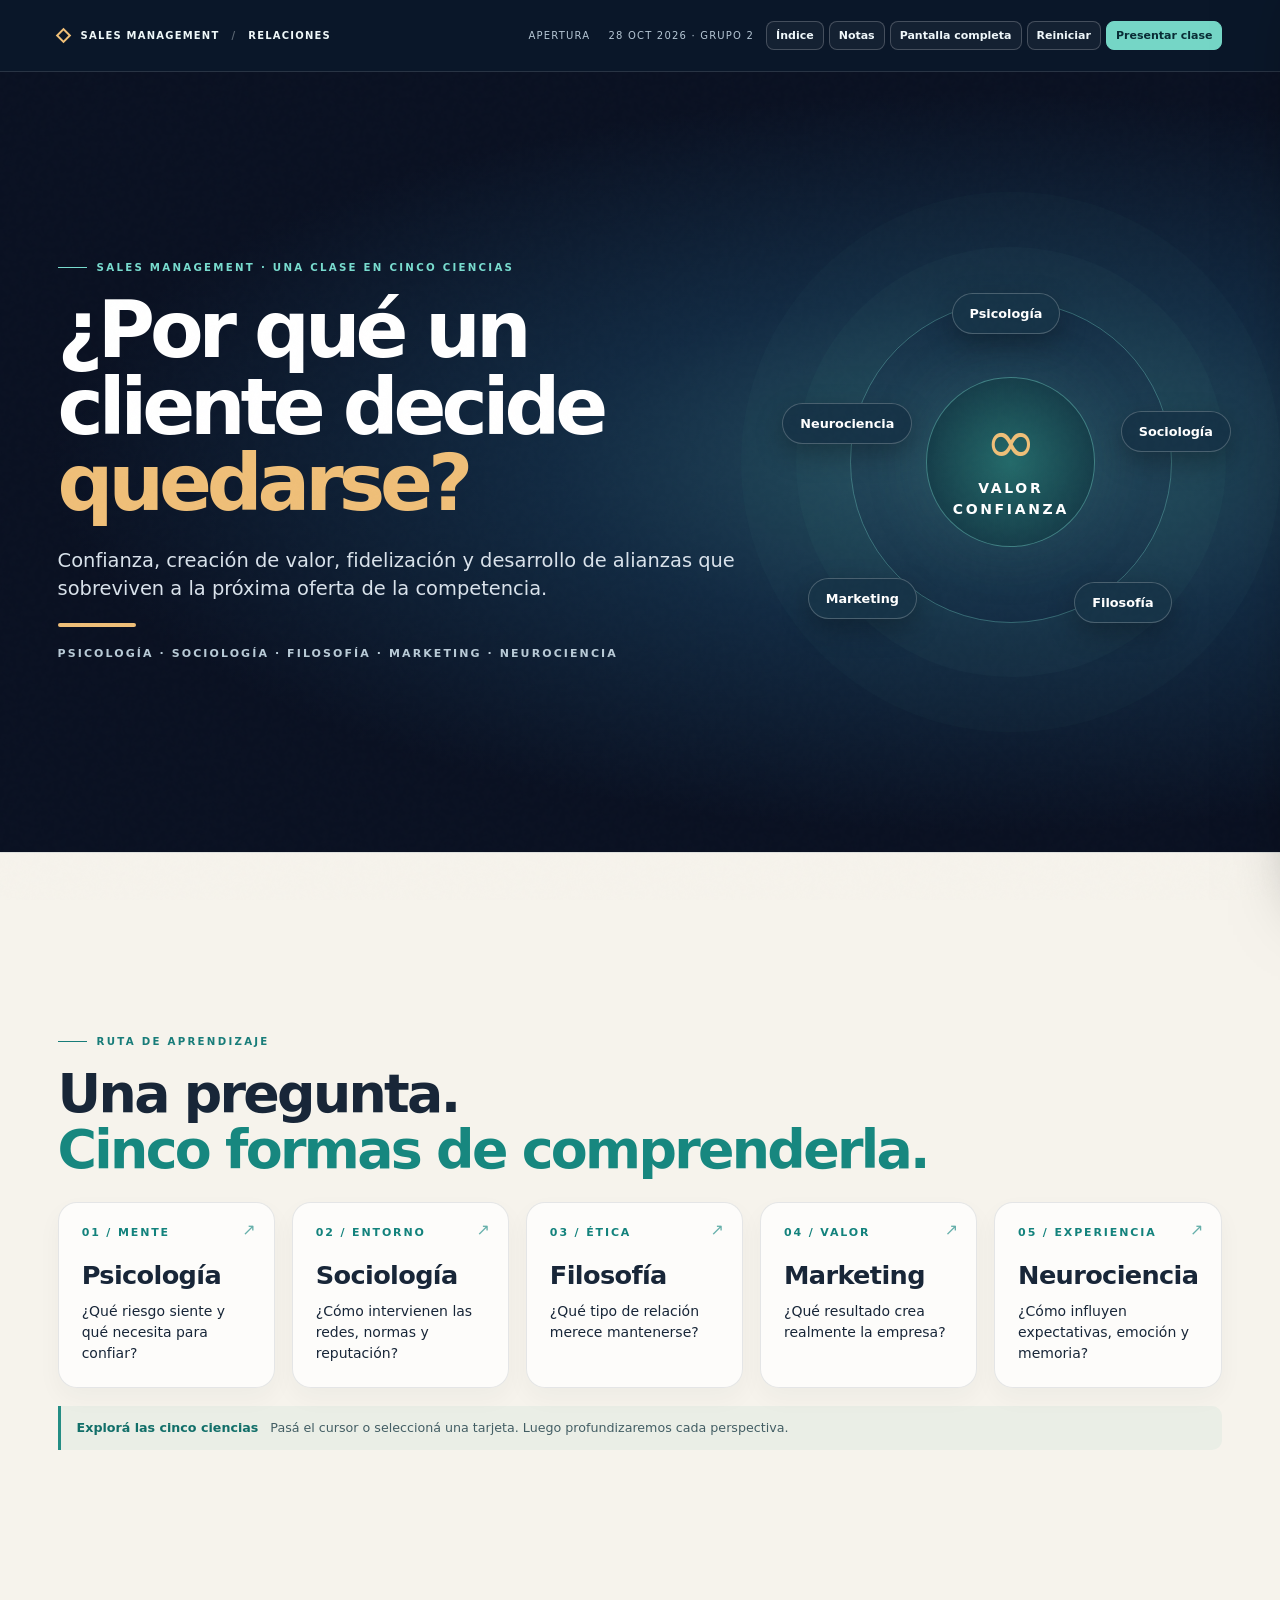
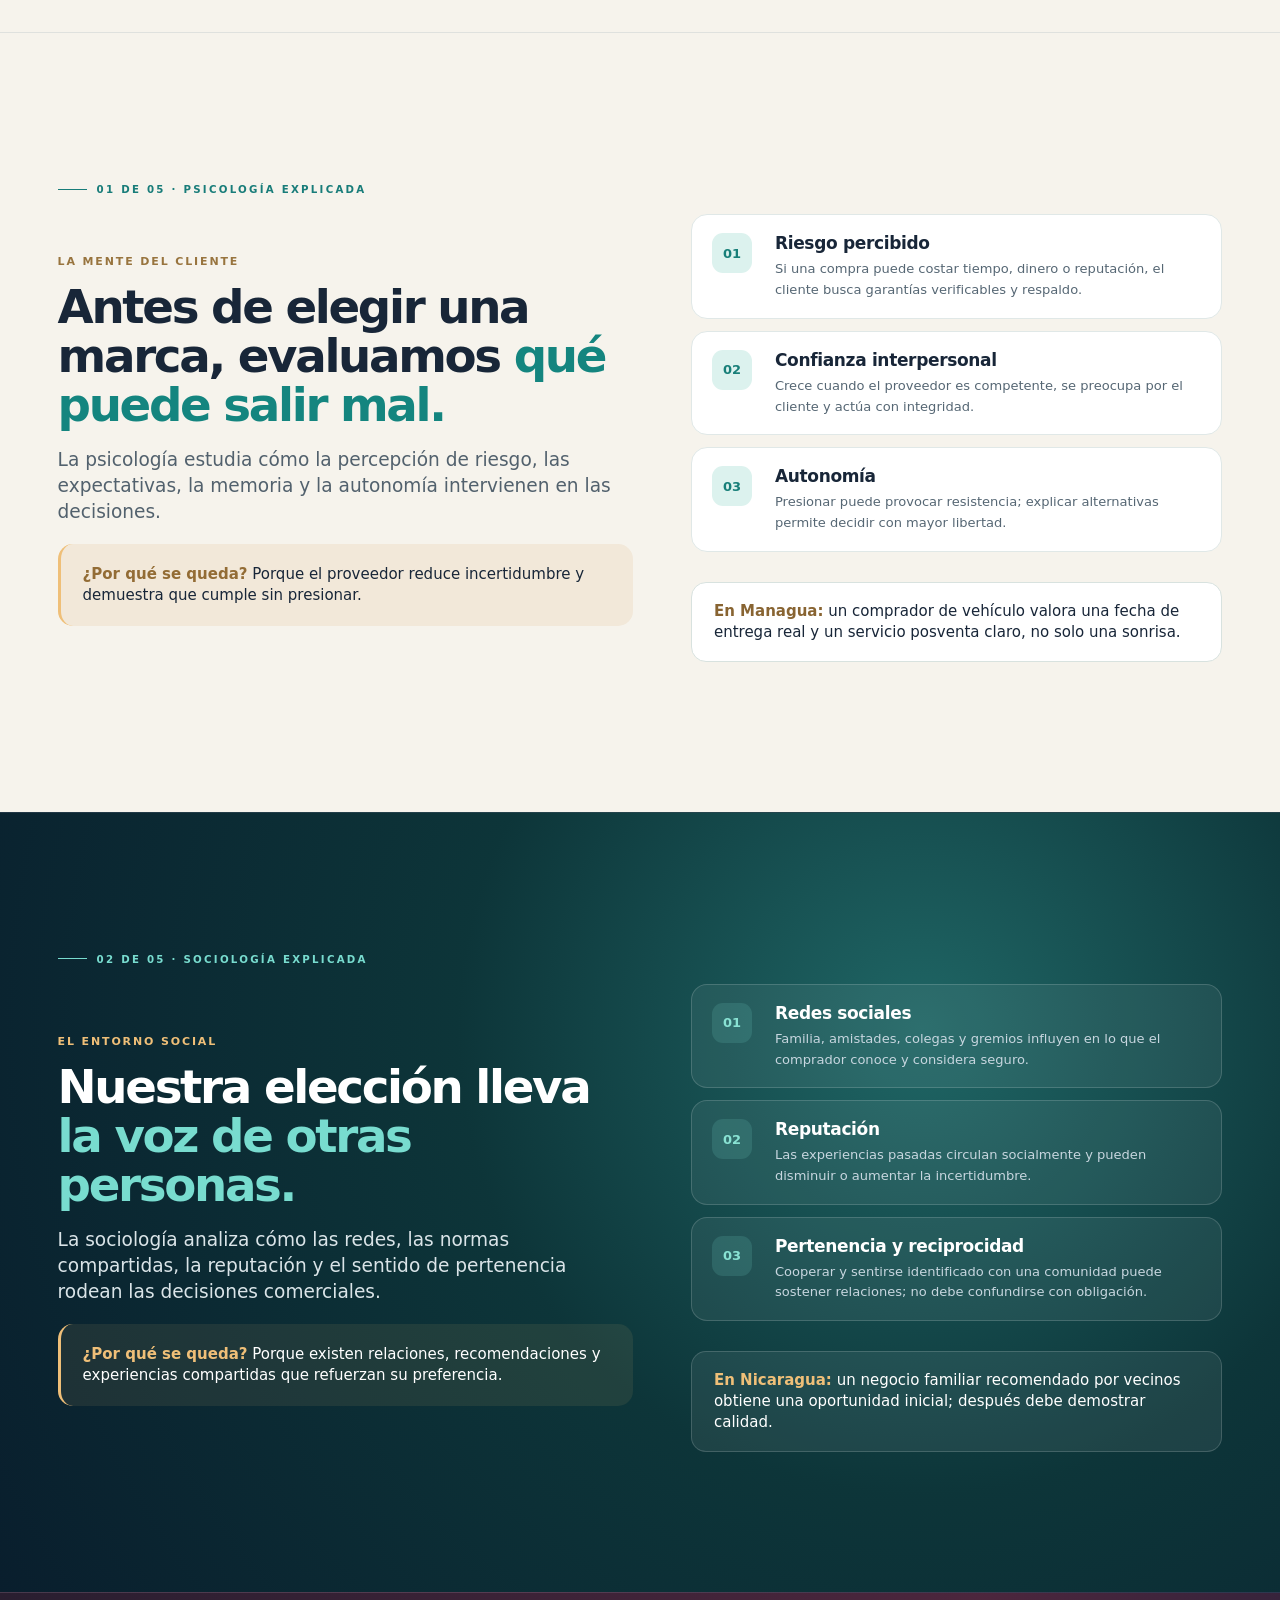
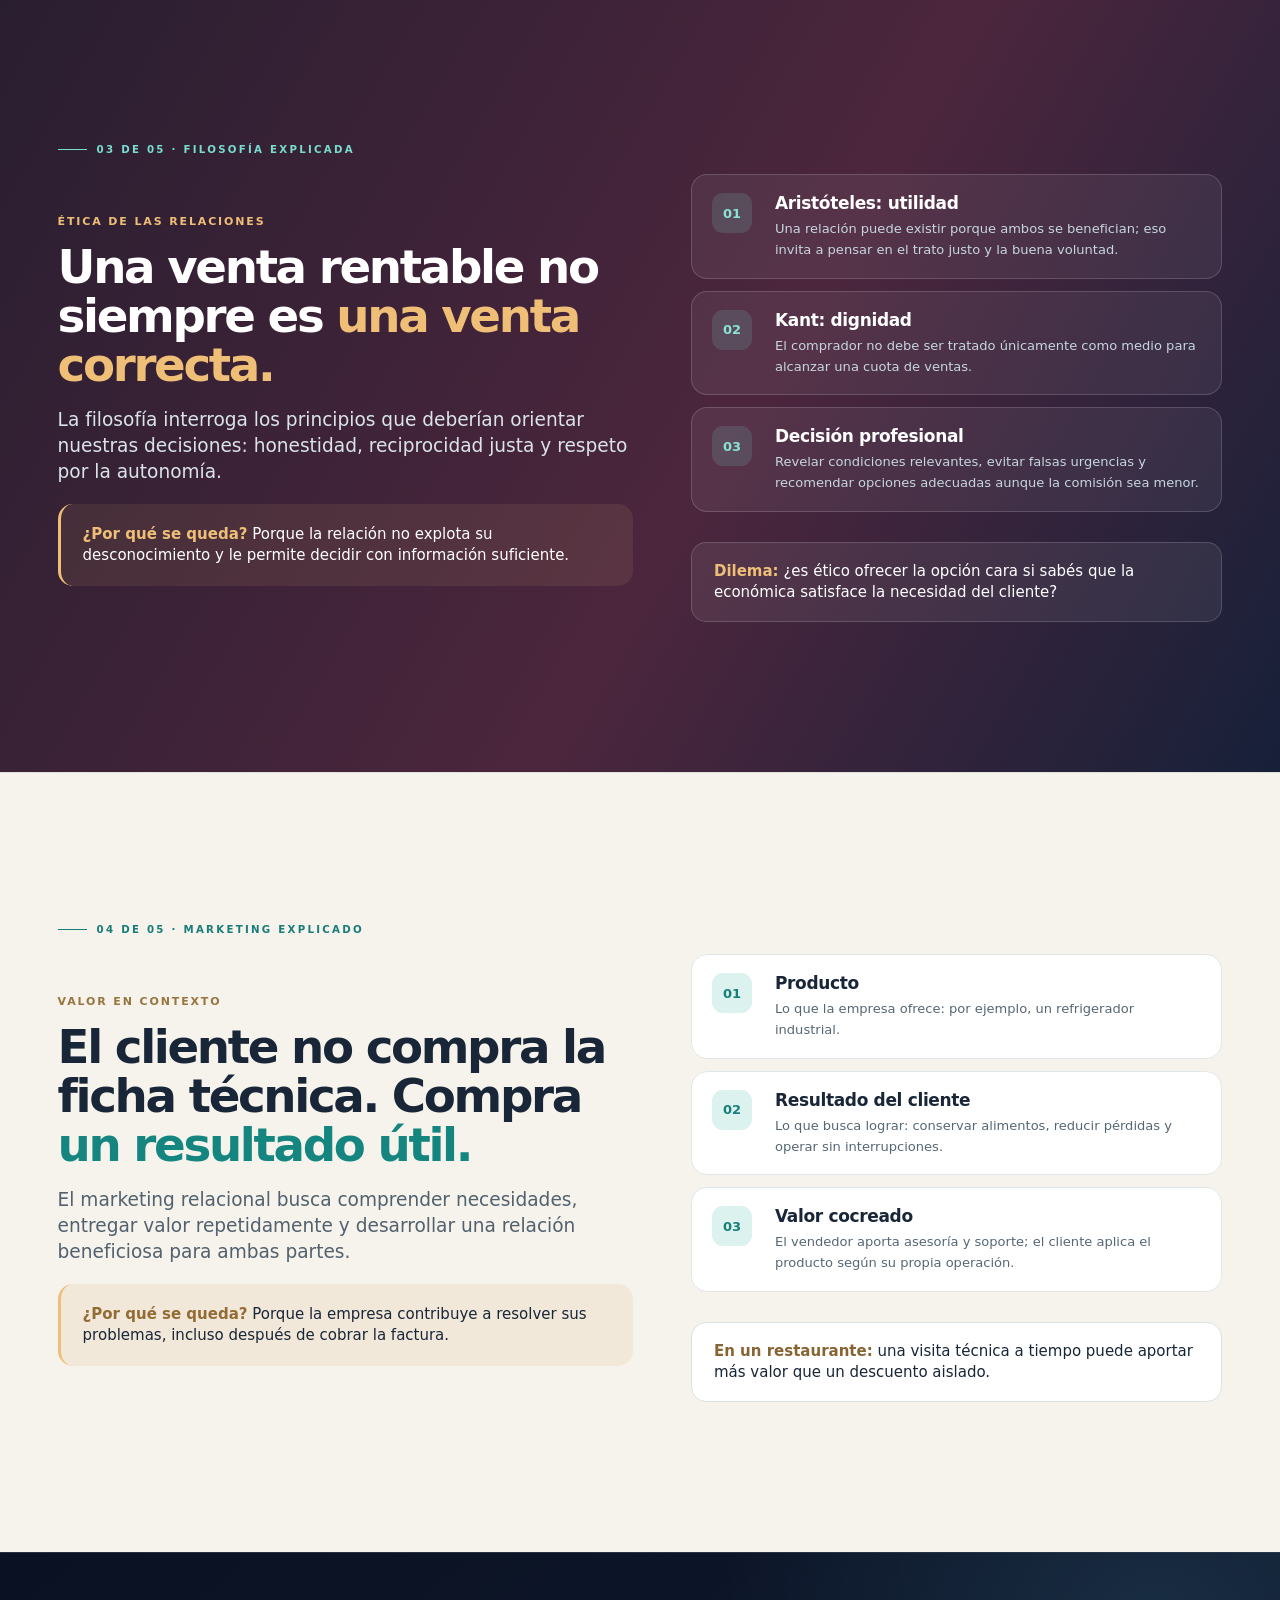
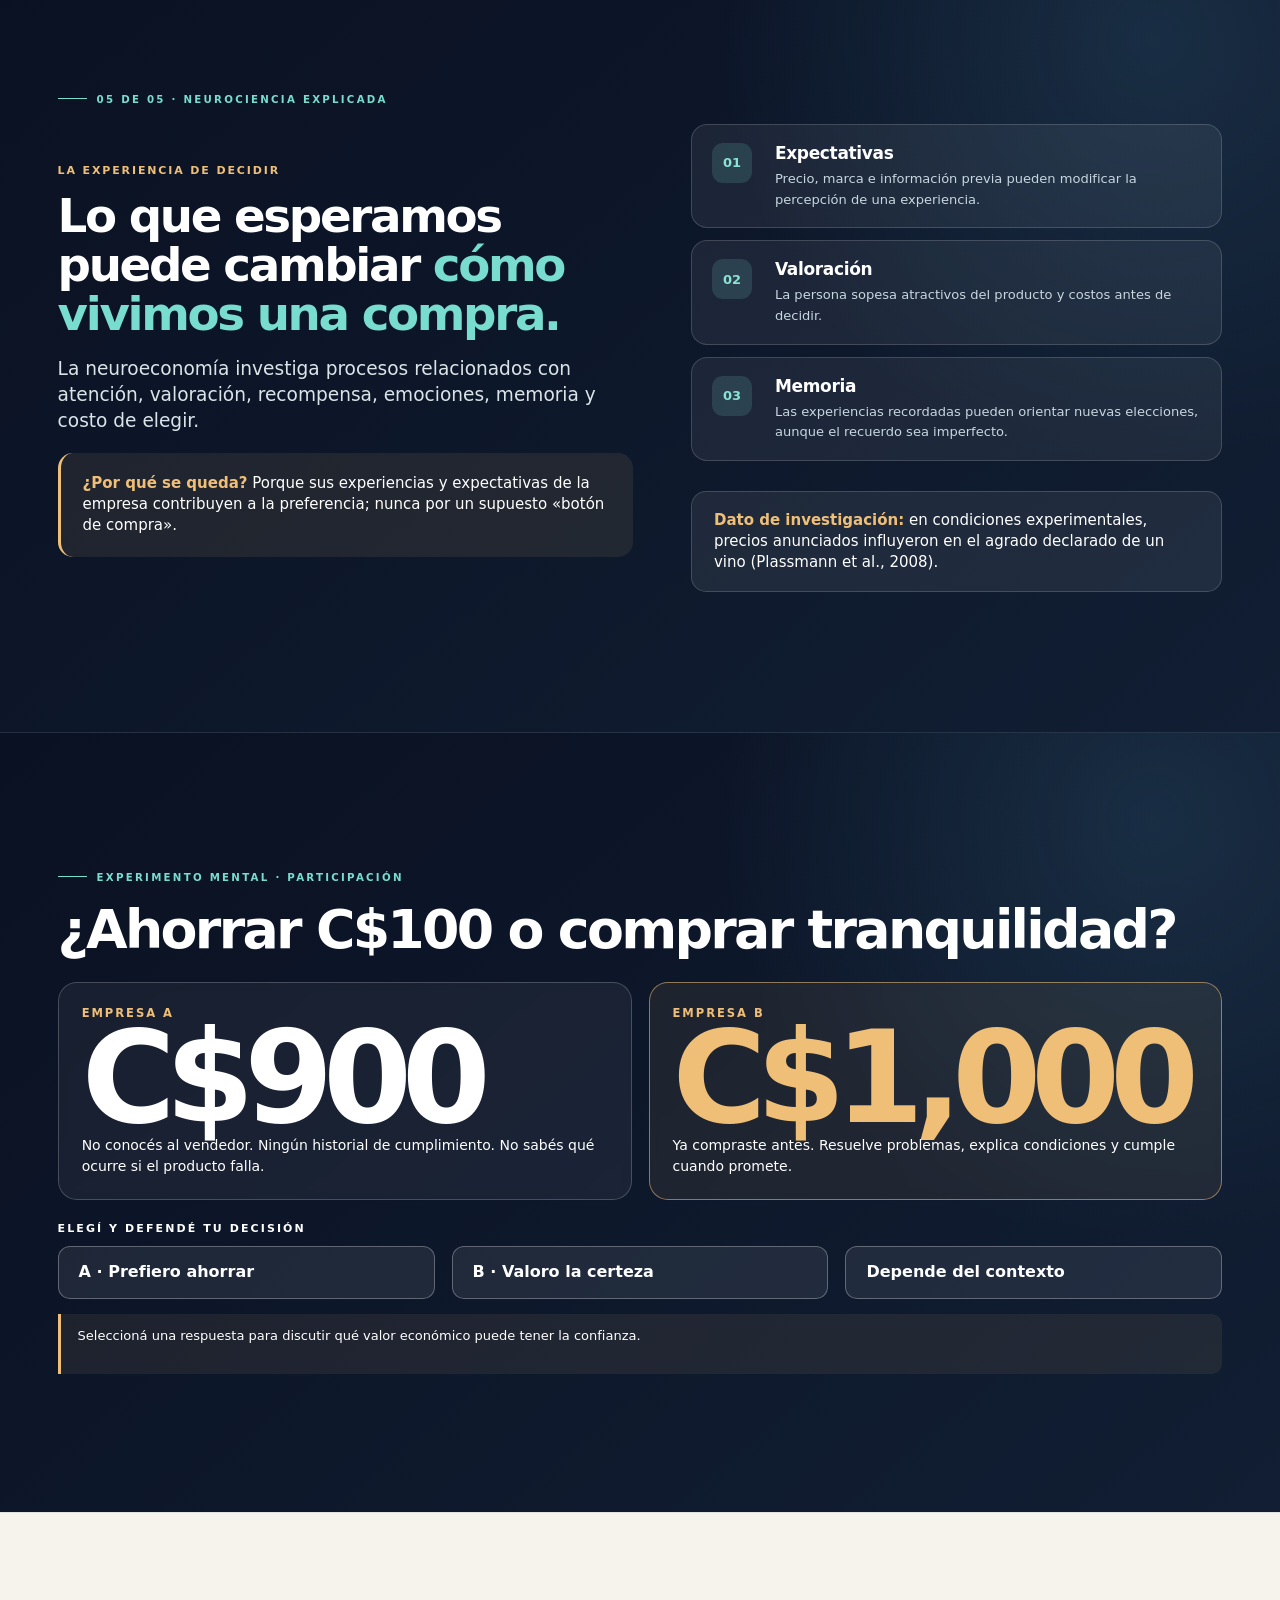
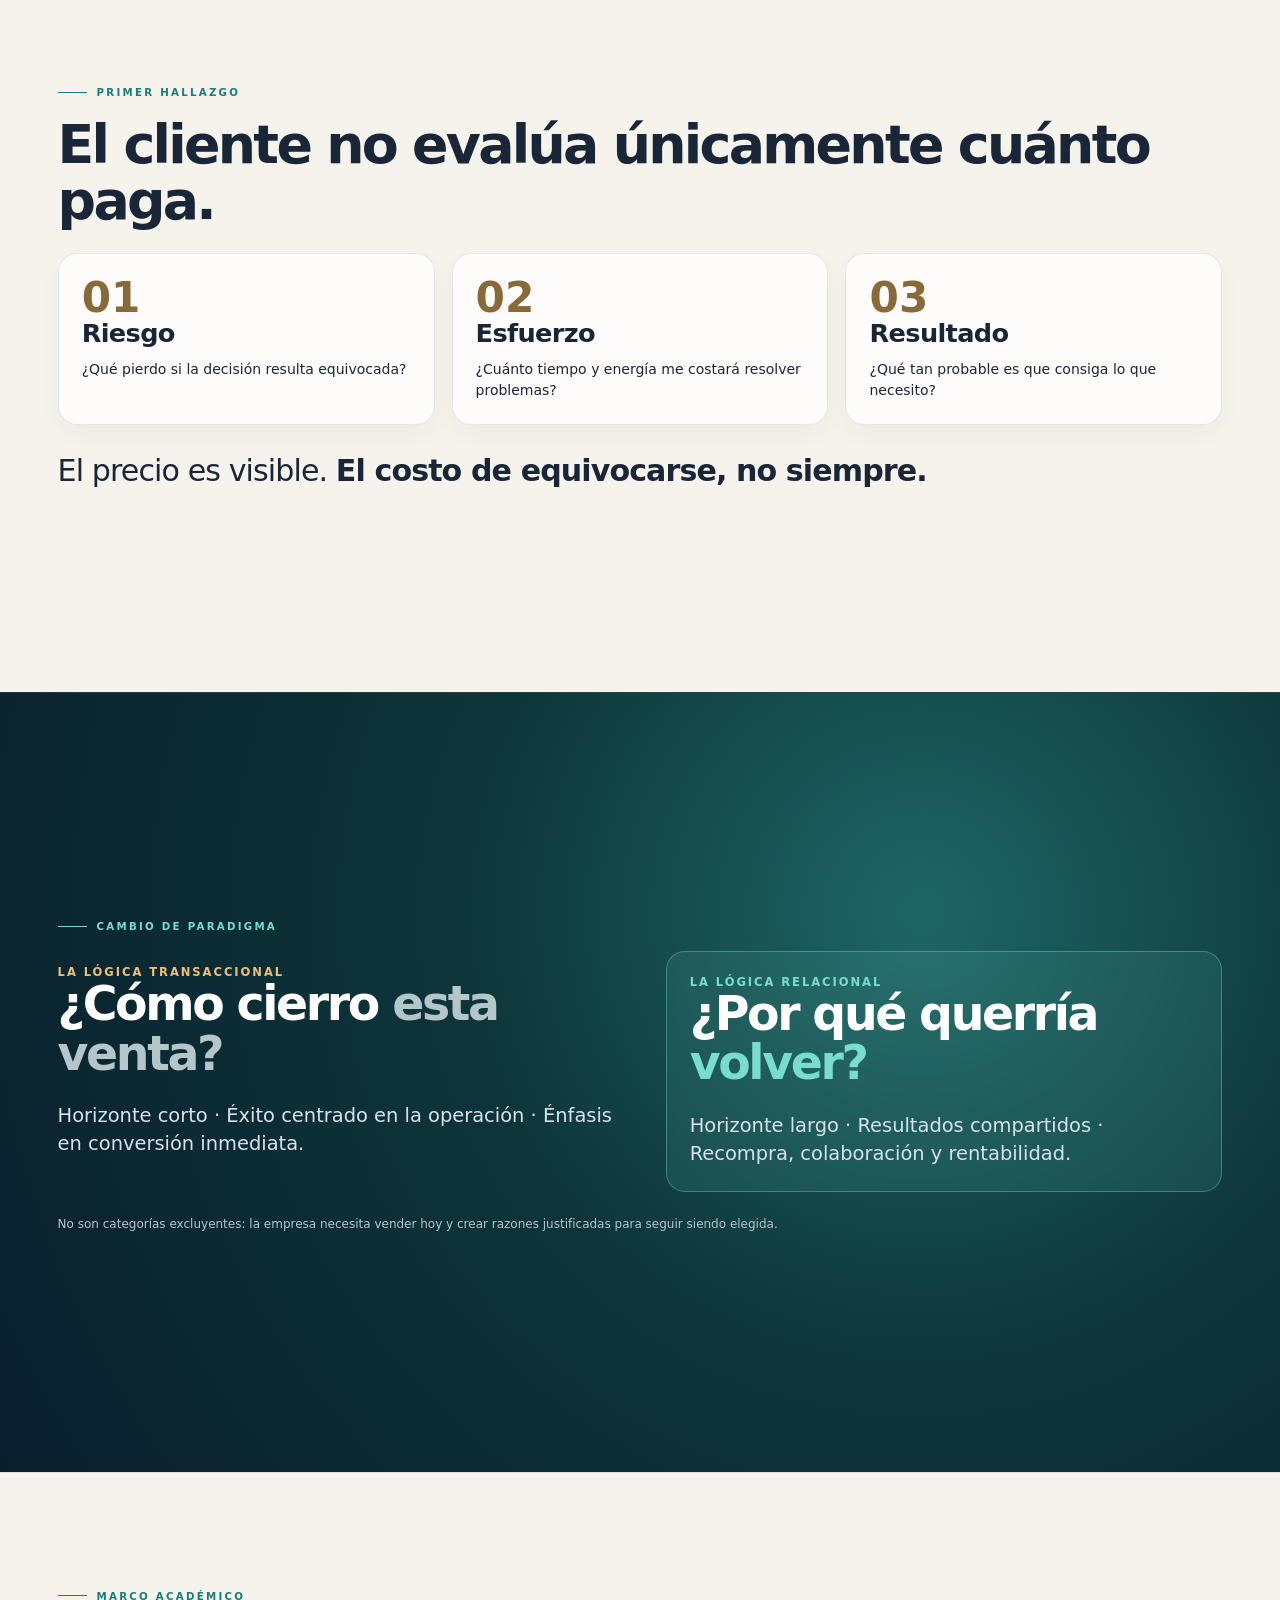
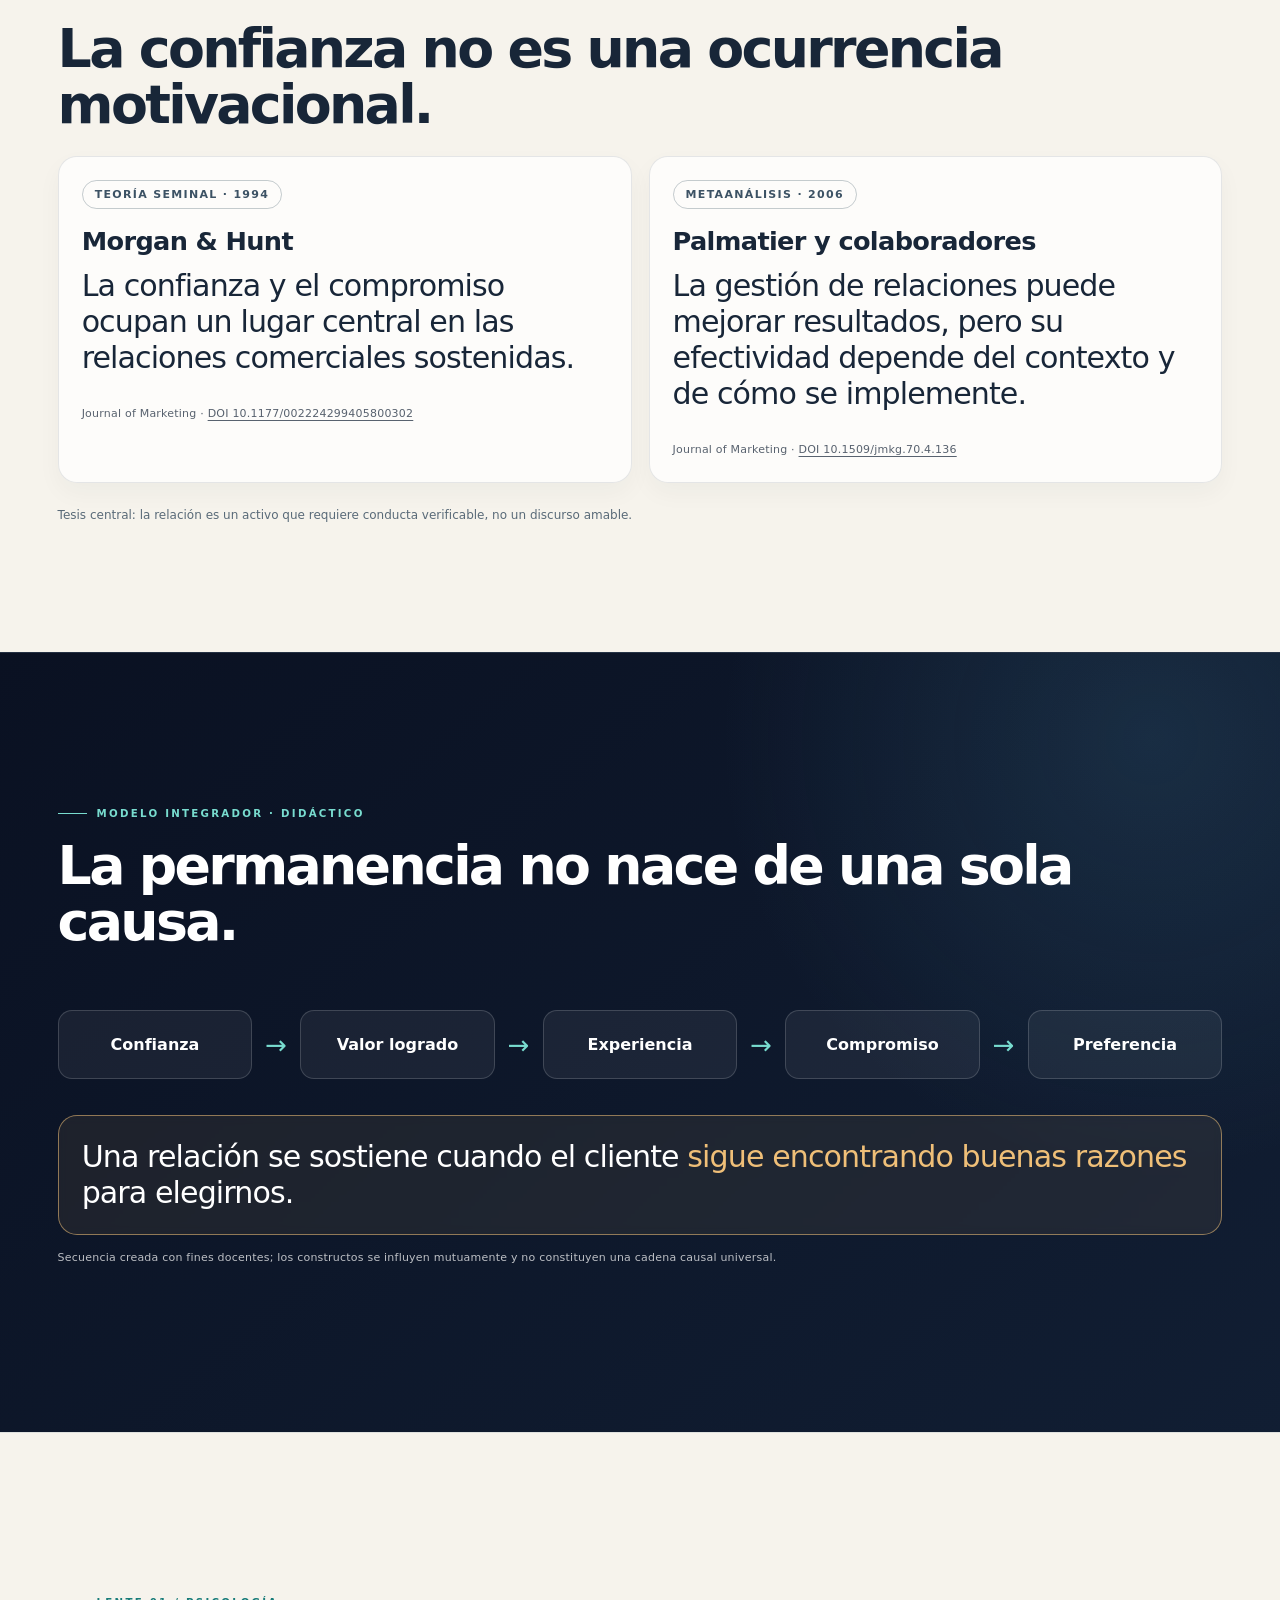
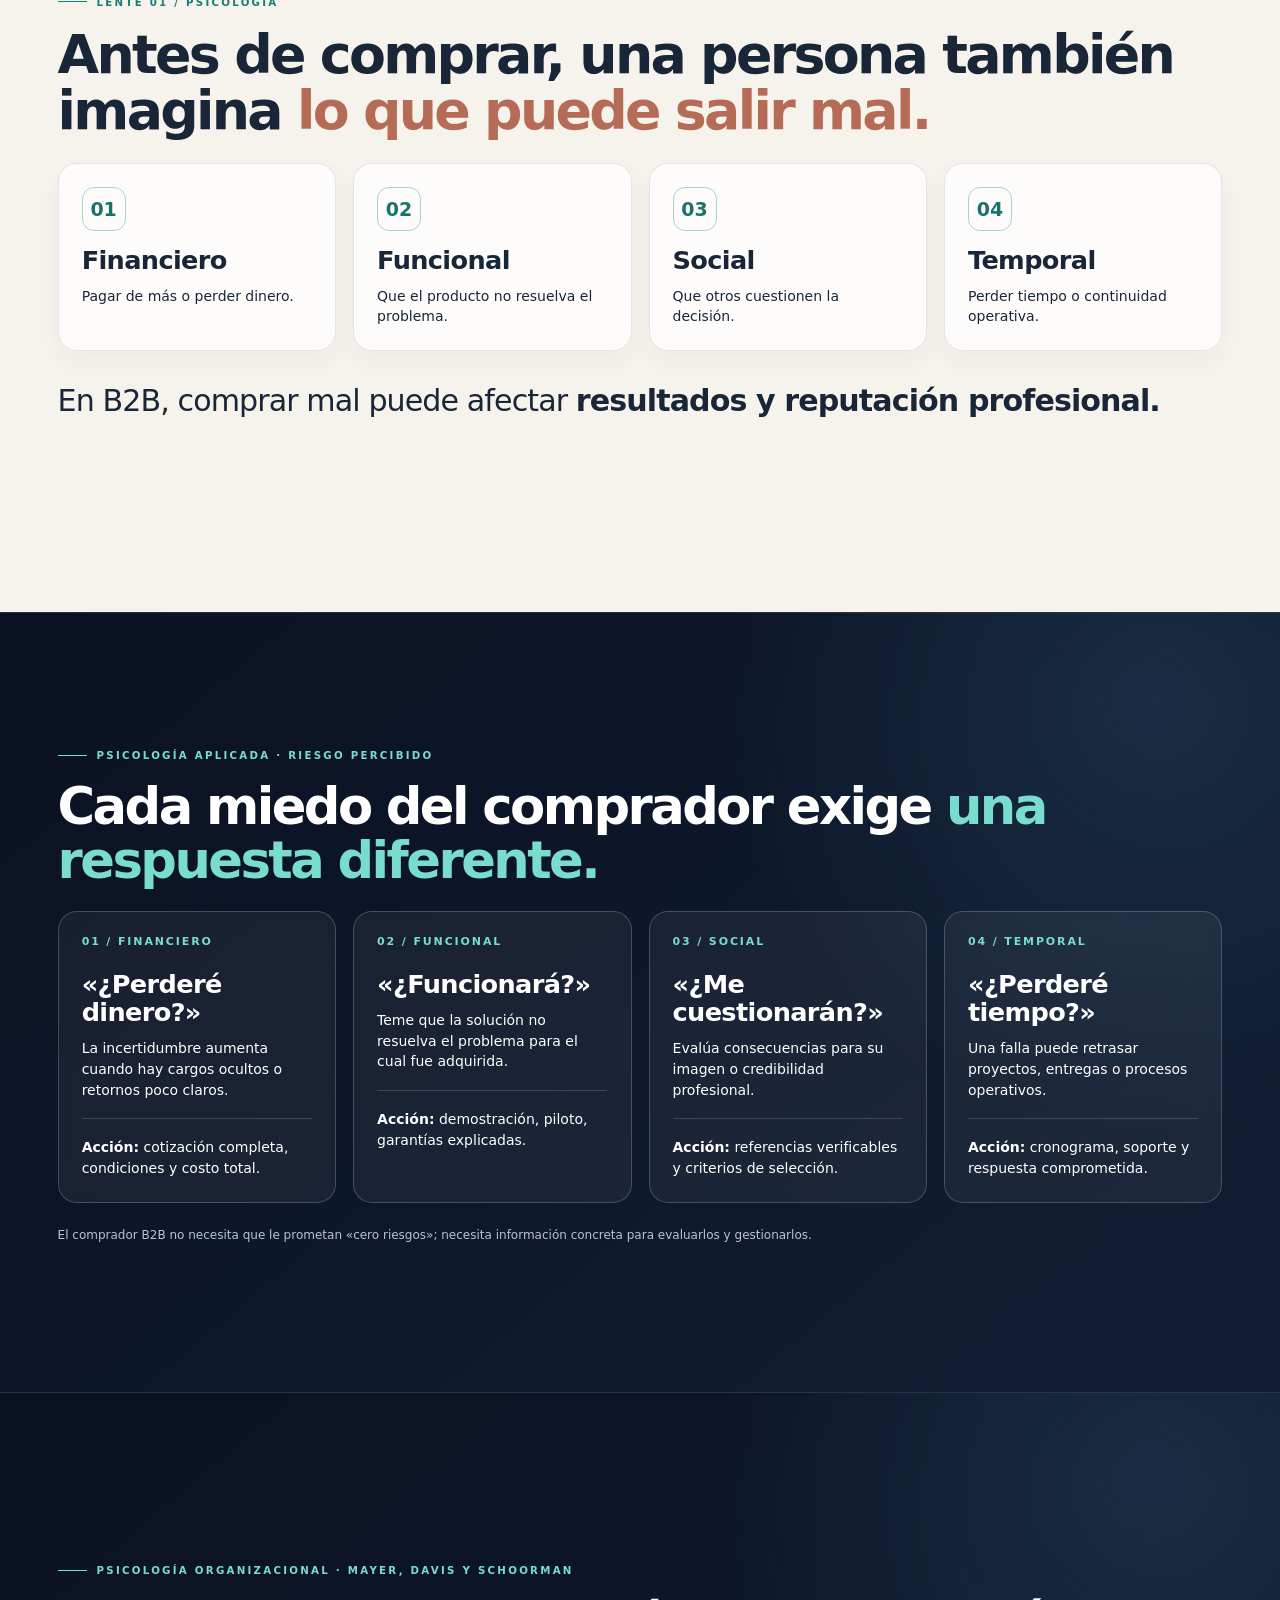
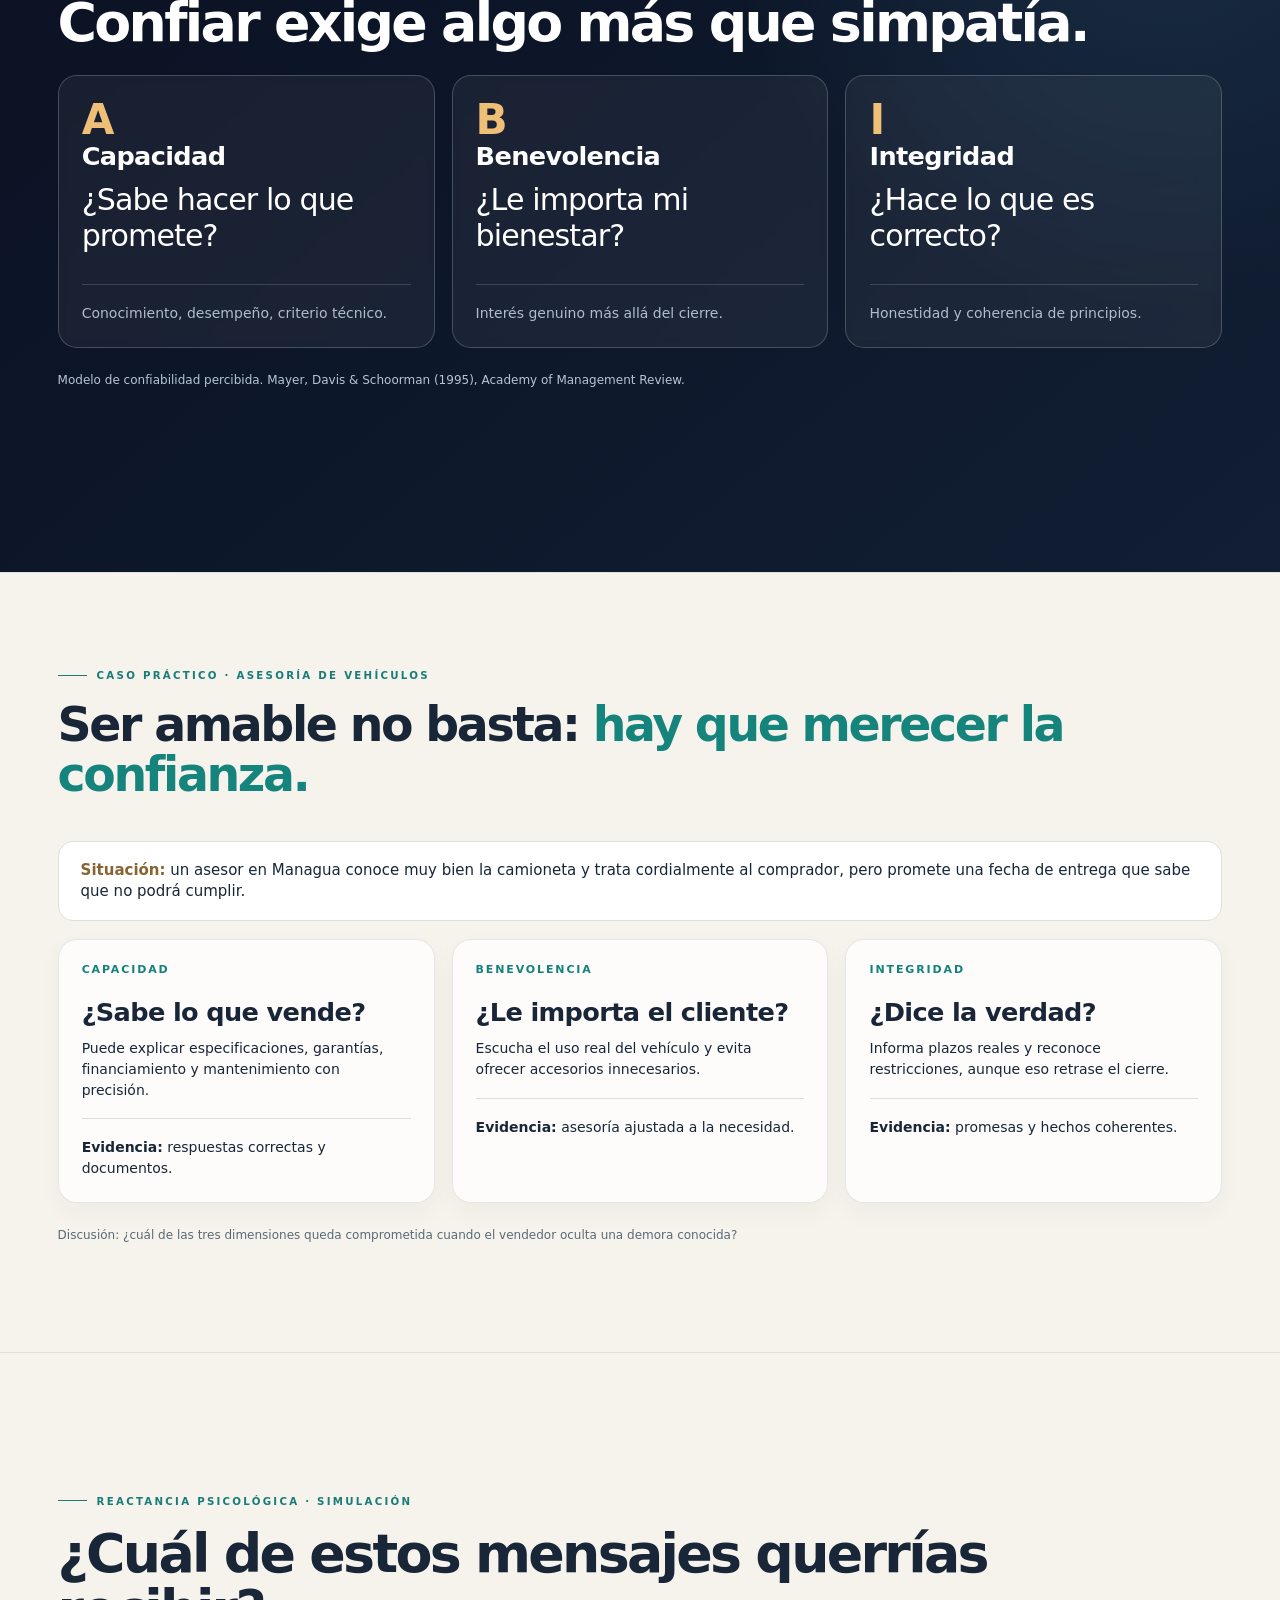
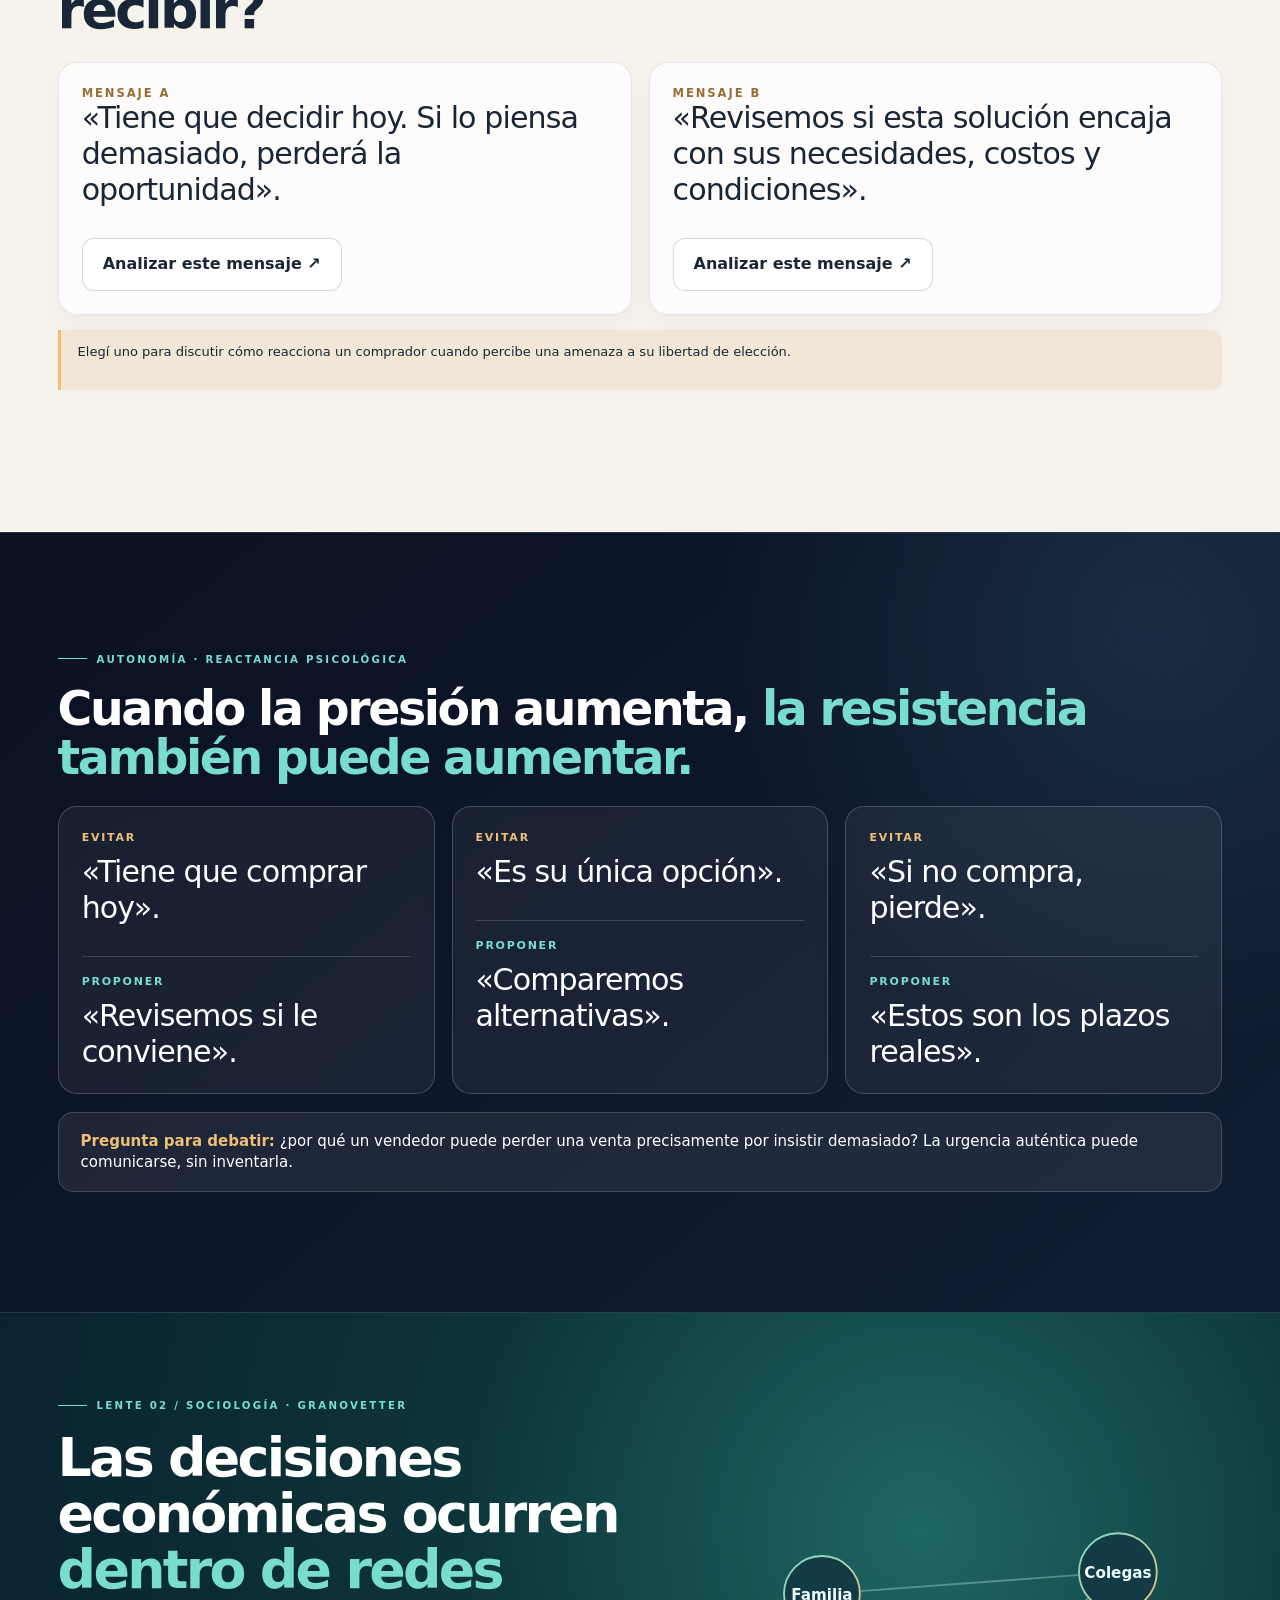
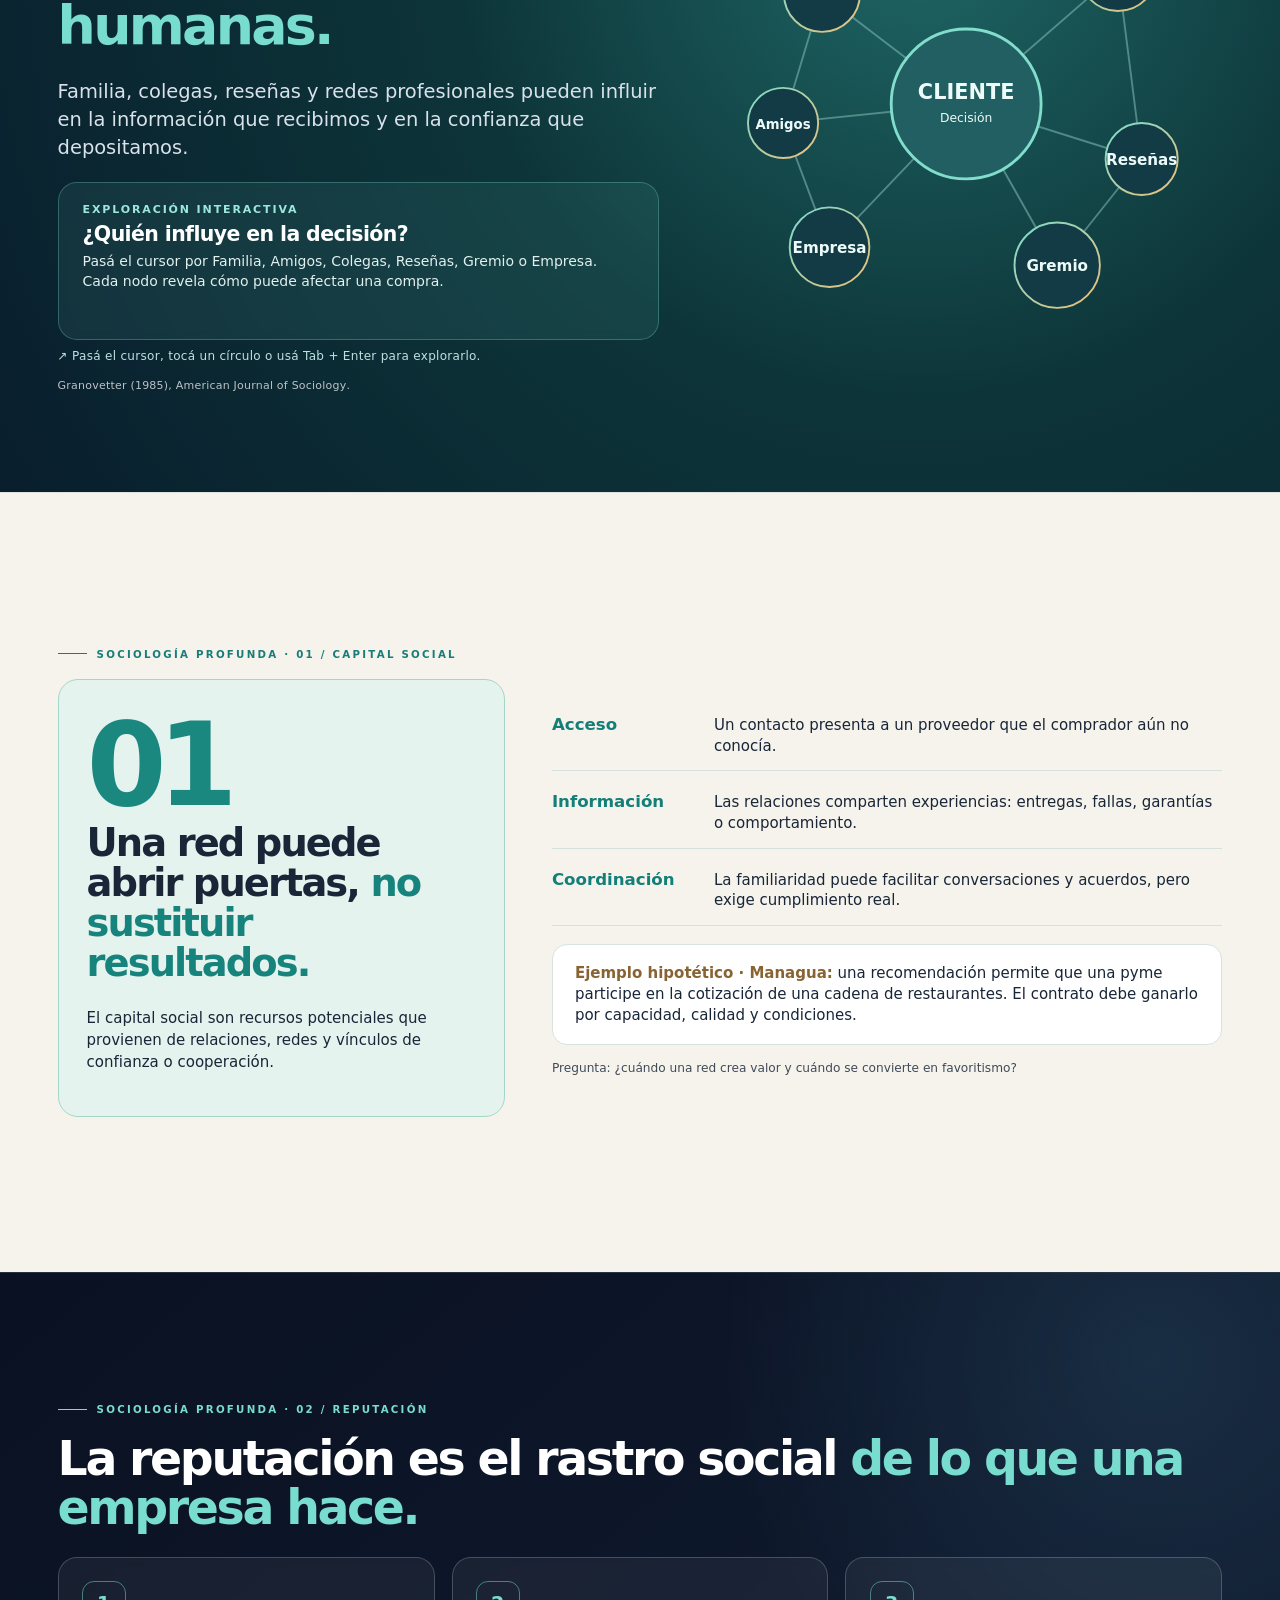
<file: s11/index.html>
<!DOCTYPE html>
<html lang="es">
<head>
<meta charset="UTF-8"><meta name="viewport" content="width=device-width, initial-scale=1.0">
<meta name="theme-color" content="#0A1122">
<title>¿Por qué un cliente decide quedarse? | Sales Management</title>
<style>
:root{--navy:#0A1122;--navy2:#101D31;--ink:#182638;--cream:#F6F3EC;--white:#FDFCFA;--gold:#EFBF78;--mint:#78DCCF;--sky:#B3D7F6;--coral:#EF9B87;--muted:#A8B5C6;--line:rgba(255,255,255,.18);--space:clamp(42px,5.6vw,94px);font-family:'Aptos','Inter','Segoe UI',system-ui,-apple-system,sans-serif}
*{box-sizing:border-box}html,body{margin:0;width:100%;height:100%;overflow:hidden;background:var(--navy);color:white}body{font-synthesis:none}button,input{font:inherit}button{cursor:pointer}a{color:inherit}a:hover{opacity:.76}button:focus-visible,a:focus-visible,input:focus-visible{outline:3px solid var(--mint);outline-offset:3px}
#app{position:relative;width:100vw;height:100dvh;isolation:isolate}.grain{pointer-events:none;position:absolute;inset:0;z-index:2;opacity:.14;background-image:url("data:image/svg+xml,%3Csvg viewBox='0 0 180 180' xmlns='http://www.w3.org/2000/svg'%3E%3Cfilter id='n'%3E%3CfeTurbulence type='fractalNoise' baseFrequency='.8' numOctaves='3' stitchTiles='stitch'/%3E%3C/filter%3E%3Crect width='100%25' height='100%25' filter='url(%23n)' opacity='.11'/%3E%3C/svg%3E")}
.slide{position:absolute;inset:0;display:none;flex-direction:column;justify-content:center;overflow:hidden;padding:calc(68px + 2.2vh) var(--space) 73px;isolation:isolate;background:radial-gradient(circle at 90% 11%,rgba(69,129,161,.2),transparent 32%),linear-gradient(140deg,#0a1122 0%,#111e33 100%)}.slide.active{display:flex;animation:fadeIn .43s ease-out both}.slide:after{content:'';position:absolute;z-index:-1;right:-80px;bottom:-210px;width:600px;height:600px;border:1px solid rgba(255,255,255,.07);border-radius:50%;box-shadow:0 0 0 100px rgba(255,255,255,.013),0 0 0 200px rgba(255,255,255,.008)}
.slide.light{background:var(--cream);color:var(--ink)}.slide.light:after{border-color:rgba(19,38,63,.09);box-shadow:0 0 0 100px rgba(18,40,65,.014),0 0 0 200px rgba(18,40,65,.009)}.slide.teal{background:radial-gradient(circle at 72% 28%,#1f6665 0%,#0d3539 43%,#091e2d 100%)}.slide.wine{background:linear-gradient(120deg,#291e30,#4c263d 57%,#172039)}.slide.goldbg{background:linear-gradient(125deg,#f1dfc4,#f8f1e6 53%,#e9e1d2);color:#332b24}
.slide.cover{background:radial-gradient(ellipse at 77% 50%,#264e60 0%,#122a42 31%,#0a1122 67%)}
.deck-top{position:fixed;z-index:30;left:var(--space);right:var(--space);top:24px;display:flex;align-items:center;justify-content:space-between;gap:15px;pointer-events:none}.deck-top>*{pointer-events:auto}.brand{display:flex;align-items:center;gap:12px;font-size:11px;letter-spacing:.19em;text-transform:uppercase;color:#dbe5eb;font-weight:800}.brand i{display:inline-block;width:11px;height:11px;border:2px solid var(--gold);transform:rotate(45deg)}.meta{font-size:11px;color:#b5c6d4;letter-spacing:.12em;text-transform:uppercase;display:flex;gap:18px;align-items:center}.deck-bottom{position:fixed;z-index:30;bottom:17px;left:var(--space);right:var(--space);display:flex;gap:18px;align-items:center;justify-content:space-between}.progress-wrap{height:3px;flex:1;background:rgba(178,197,207,.27);border-radius:99px;overflow:hidden;max-width:550px}.progress{height:100%;width:2%;background:linear-gradient(90deg,var(--mint),var(--gold));transition:width .3s}.navcontrols{display:flex;gap:7px;align-items:center}.navbtn{background:rgba(255,255,255,.08);color:white;border:1px solid rgba(255,255,255,.18);width:34px;height:34px;border-radius:10px;font-weight:700;display:grid;place-items:center}.navbtn:hover{background:rgba(255,255,255,.18)}.counter,.hint{color:#c7d2de;font-size:11px;letter-spacing:.08em}.counter{min-width:55px;text-align:right;font-variant-numeric:tabular-nums}.deck-top.on-light .brand,.deck-top.on-light .meta{color:#344252}.deck-bottom.on-light .navbtn{background:rgba(10,26,43,.06);border-color:rgba(10,26,43,.18);color:#27394b}.deck-bottom.on-light .counter,.deck-bottom.on-light .hint{color:#435468}.deck-bottom.on-light .progress-wrap{background:rgba(20,45,69,.17)}
.eyebrow{display:inline-flex;align-items:center;gap:10px;color:var(--mint);text-transform:uppercase;letter-spacing:.22em;font-size:clamp(10px,.8vw,12px);font-weight:800;margin:0 0 19px}.eyebrow:before{content:'';width:29px;height:1px;background:currentColor}.light .eyebrow,.goldbg .eyebrow{color:#187c79}.kicker{font-size:clamp(11px,.9vw,14px);text-transform:uppercase;letter-spacing:.17em;font-weight:700;color:var(--gold)}.light .kicker,.goldbg .kicker{color:#947038}
h1,h2,h3,p{margin-top:0}h1{font-size:clamp(60px,6.1vw,110px);line-height:.98;letter-spacing:-.065em;font-weight:730;max-width:1120px;margin-bottom:25px}h2{font-size:clamp(38px,4.2vw,76px);line-height:1.04;letter-spacing:-.05em;font-weight:730;max-width:1150px;margin-bottom:24px}h3{font-size:clamp(22px,2vw,34px);letter-spacing:-.025em;line-height:1.1;margin-bottom:12px}.lede{font-size:clamp(18px,1.52vw,26px);line-height:1.45;color:#d9e2eb;max-width:940px}.light .lede,.goldbg .lede{color:#485669}.small{font-size:clamp(14px,1.06vw,18px);line-height:1.48}.small2{font-size:clamp(12px,.88vw,15px);line-height:1.42}.muted{color:#afbdcc}.light .muted,.goldbg .muted{color:#5d6c76}.large{font-size:clamp(25px,2.35vw,42px);line-height:1.2;letter-spacing:-.03em}.giant{font-size:clamp(74px,10vw,155px);line-height:.9;letter-spacing:-.08em;font-weight:750}.accent{color:var(--gold)}.mint{color:var(--mint)}.light .mint,.goldbg .mint{color:#177f7b}.caps{font-size:11px;font-weight:800;letter-spacing:.19em;text-transform:uppercase}.accent-rule{width:78px;height:4px;background:var(--gold);border-radius:10px;margin:20px 0}
.split{display:grid;grid-template-columns:1.08fr .92fr;align-items:center;gap:clamp(20px,4vw,70px);width:100%}.split.equal{grid-template-columns:1fr 1fr}.grid2,.grid3,.grid4,.grid5{display:grid;gap:17px}.grid2{grid-template-columns:repeat(2,1fr)}.grid3{grid-template-columns:repeat(3,1fr)}.grid4{grid-template-columns:repeat(4,1fr)}.grid5{grid-template-columns:repeat(5,1fr)}
.panel{border:1px solid rgba(255,255,255,.2);border-radius:19px;padding:clamp(18px,1.8vw,30px);background:rgba(255,255,255,.055);backdrop-filter:blur(4px)}.light .panel,.goldbg .panel{background:rgba(255,255,255,.73);border-color:rgba(15,31,51,.10);box-shadow:0 10px 24px rgba(17,43,63,.04)}.panel.gold{border-color:rgba(239,191,120,.55);background:rgba(239,191,120,.08)}.panel.mintbg{background:rgba(120,220,207,.10);border-color:rgba(120,220,207,.38)}.card-number{font-size:11px;letter-spacing:.17em;font-weight:800;color:var(--mint);margin-bottom:22px}.light .card-number{color:#13827c}.panel p:last-child{margin-bottom:0}.tag{display:inline-block;border:1px solid rgba(255,255,255,.24);border-radius:99px;padding:7px 12px;font-size:11px;text-transform:uppercase;letter-spacing:.12em;font-weight:750;color:#dae7ed}.light .tag,.goldbg .tag{border-color:rgba(28,57,74,.25);color:#3c5264}.chip{padding:7px 12px;background:rgba(120,220,207,.11);border-radius:8px;font-size:12px;color:#9bf5e9;font-weight:650;display:inline-block}.light .chip{color:#176963;background:#d7f1ed}.hairline{height:1px;width:100%;background:rgba(255,255,255,.16);margin:18px 0}.light .hairline,.goldbg .hairline{background:rgba(10,30,53,.14)}
.quote{font-family:Georgia,'Times New Roman',serif;font-size:clamp(34px,3.5vw,63px);font-style:italic;line-height:1.14;letter-spacing:-.04em;max-width:1050px}.source{font-size:11px;opacity:.72;letter-spacing:.02em;margin-top:15px;line-height:1.5}.source a{text-decoration:underline;text-underline-offset:3px}.miniLabel{font-size:11px;text-transform:uppercase;letter-spacing:.16em;color:var(--gold);font-weight:800;margin-bottom:10px}.light .miniLabel{color:#a27b40}.decor-digit{font-size:clamp(110px,19vw,320px);font-weight:780;letter-spacing:-.09em;line-height:.8;color:rgba(120,220,207,.1);position:absolute;right:5%;bottom:11%;z-index:-1}
.pillbutton{border-radius:12px;border:1px solid rgba(255,255,255,.29);background:rgba(255,255,255,.08);color:inherit;padding:15px 20px;text-align:left;line-height:1.3;font-weight:680;transition:.2s}.pillbutton:hover{border-color:var(--mint);transform:translateY(-2px)}.pillbutton.selected{border-color:var(--mint);background:rgba(120,220,207,.17)}.light .pillbutton{background:white;border-color:rgba(31,50,70,.19)}.light .pillbutton.selected{background:#d7f2ea;border-color:#2a9386}.feedback{margin-top:15px;border-left:3px solid var(--gold);padding:13px 17px;background:rgba(239,191,120,.08);border-radius:0 10px 10px 0;min-height:60px;font-size:clamp(13px,1vw,17px);line-height:1.43}.light .feedback{background:#f2e7d6}.feedback strong{color:var(--gold)}.light .feedback strong{color:#8f6437}.caption{font-size:12px;color:#b7c6d4}.light .caption{color:#5d7182}.data-badge{font-weight:800;font-size:clamp(30px,3.3vw,54px);line-height:1;color:var(--gold)}.light .data-badge{color:#8a6938}
.flowline{display:flex;align-items:center;gap:13px}.flow-node{flex:1;border:1px solid rgba(255,255,255,.16);padding:24px 12px;text-align:center;border-radius:14px;background:rgba(255,255,255,.06);font-weight:730}.flow-arrow{color:var(--mint);font-size:26px}.light .flow-node{border-color:#d8e0e5;background:white}.number-chip{width:44px;height:44px;display:grid;place-items:center;border-radius:12px;border:1px solid rgba(120,220,207,.5);color:var(--mint);font-size:19px;font-weight:780;margin-bottom:15px}.light .number-chip{color:#18736e;border-color:#a5d5ce}.captionline{margin-top:24px;font-size:clamp(12px,.91vw,15px);color:#b6c5d4;line-height:1.4}.light .captionline{color:#596a78}
.orbit{position:relative;aspect-ratio:1;max-height:67vh;margin:auto;width:min(100%,560px)}.orbit .ring{position:absolute;inset:12%;border:1px solid rgba(120,220,207,.35);border-radius:50%;box-shadow:0 0 0 54px rgba(120,220,207,.025),0 0 0 109px rgba(120,220,207,.02)}.orbit .core{position:absolute;inset:30%;border-radius:50%;display:grid;place-items:center;text-align:center;background:radial-gradient(circle,#246a6a,#102c3d);box-shadow:0 0 65px #39797931;border:1px solid #7cddd469}.orbit .sat{position:absolute;border:1px solid rgba(255,255,255,.22);background:#163347;padding:12px 17px;border-radius:99px;font-size:clamp(12px,1vw,17px);font-weight:720;box-shadow:0 10px 28px #0004}.orbit .s1{top:10%;left:36%}.orbit .s2{top:38%;right:-2%}.orbit .s3{bottom:12%;right:12%}.orbit .s4{bottom:13%;left:2%}.orbit .s5{top:36%;left:-4%}
.network{height:450px;width:100%;max-width:620px;display:block;margin:auto}.matrix{display:grid;grid-template-columns:55px 1fr 1fr;grid-template-rows:1fr 1fr 45px;max-width:950px;margin:auto;gap:10px;height:430px}.matrix .axis-y{grid-row:1/3;writing-mode:vertical-rl;transform:rotate(180deg);display:grid;place-items:center;text-align:center;font-weight:700;font-size:14px;color:#566575}.matrix .axis-x{grid-column:2/4;grid-row:3;display:grid;place-items:center;font-weight:700;font-size:14px;color:#566575}.matrix-cell{padding:18px 20px;border-radius:17px;border:1px solid #dfe6e6;background:white;display:flex;flex-direction:column;justify-content:center}.matrix-cell strong{font-size:clamp(19px,1.6vw,29px);letter-spacing:-.02em;margin-bottom:9px}.matrix-cell p{font-size:clamp(12px,.95vw,16px);color:#51606a;line-height:1.4;margin:0}.matrix-cell.highlight{background:#d3f0e9;border-color:#61aaa1}.matrix-cell.warn{background:#f9e4d7}
.path{display:grid;grid-template-columns:repeat(5,1fr);gap:12px;position:relative}.path:before{content:'';height:2px;background:linear-gradient(90deg,var(--mint),var(--gold));position:absolute;top:26px;left:7%;right:7%;opacity:.55}.pathitem{position:relative;z-index:1}.pathitem b{width:54px;height:54px;border-radius:50%;background:#132b3b;border:2px solid var(--mint);display:grid;place-items:center;font-size:21px;margin-bottom:18px}.pathitem h3{font-size:clamp(16px,1.4vw,24px);margin-bottom:10px}.pathitem p{font-size:clamp(12px,.92vw,16px);color:#c3ced5;line-height:1.4}.light .pathitem b{background:white;color:#1e776d}.light .pathitem p{color:#5c6b76}
.barrow{display:flex;align-items:center;gap:14px;margin:16px 0}.barrow .label{font-size:14px;min-width:95px;font-weight:700}.barrow .track{height:24px;border-radius:7px;background:#e2e8e7;flex:1;overflow:hidden}.barrow .fill{height:100%;background:linear-gradient(90deg,#266d70,#73cbb9);border-radius:7px}.barrow .val{width:46px;text-align:right;font-weight:800;font-variant-numeric:tabular-nums}
input[type=range]{width:100%;accent-color:#44a99b}.slider-line{display:grid;grid-template-columns:1fr 95px;align-items:center;gap:15px;margin-top:14px}.slider-line label{font-size:13px;color:#4c6070;font-weight:700;display:block}.slider-line strong{font-size:22px;text-align:right;font-variant-numeric:tabular-nums}.metricbox{background:#143c43;border:1px solid rgba(120,220,207,.3);color:white;border-radius:22px;padding:28px}.metricbox .giant{font-size:clamp(50px,5.1vw,90px);color:var(--mint)}.step{display:flex;gap:19px;padding:14px 0;border-bottom:1px solid rgba(255,255,255,.15)}.step:last-child{border-bottom:none}.step b{color:var(--mint);font-size:22px;min-width:35px}.speaker-note{display:none!important}.reference{font-size:clamp(12px,1vw,16px);line-height:1.52;margin:0 0 14px}.reference b{color:var(--gold)}.light .reference b{color:#9a6c36}.reference a{text-decoration:none;border-bottom:1px solid currentColor}.reference small{display:block;opacity:.73;font-size:11px;margin-top:2px}
#notesPanel{position:fixed;z-index:50;right:0;top:0;bottom:0;width:min(530px,100vw);background:#f8f7f1;color:#1f3445;box-shadow:-20px 0 70px #0008;transform:translateX(110%);transition:transform .25s;display:flex;flex-direction:column}.notesOpen #notesPanel{transform:translateX(0)}.noteshead{display:flex;align-items:center;justify-content:space-between;padding:23px 25px;border-bottom:1px solid #d5dfdf}.notesbody{overflow:auto;padding:25px;font-size:15px;line-height:1.55}.notesbody h3{font-size:20px}.notesbody p,.notesbody li{margin-bottom:10px}.notesbody a{color:#087b72}.notebutton{border:1px solid #cad5d5;border-radius:10px;background:white;padding:7px 11px;color:#223e4b}#overlay{z-index:60;position:fixed;inset:0;background:rgba(8,16,30,.95);padding:40px 6vw;display:none;overflow:auto}#overlay.visible{display:block}.overview-grid{display:grid;grid-template-columns:repeat(4,1fr);gap:13px}.ov-item{text-align:left;color:white;border:1px solid #3b4c62;border-radius:13px;background:#17283d;padding:18px;min-height:124px}.ov-item:hover{border-color:var(--mint)}.ov-item b{display:block;color:var(--mint);font-size:12px;margin-bottom:10px}.ov-item span{display:block;font-size:17px;line-height:1.2;font-weight:650}.help-list{display:grid;grid-template-columns:repeat(2,1fr);gap:12px;max-width:650px}.help-list>div{padding:15px;border-bottom:1px solid #526071}.help-list kbd{padding:4px 10px;background:#29435b;border-radius:5px;margin-right:12px}
.reveal{opacity:0;transform:translateY(14px)}.active .reveal{animation:rise .58s ease-out .12s forwards}.active .reveal.d2{animation-delay:.26s}.active .reveal.d3{animation-delay:.39s}.active .reveal.d4{animation-delay:.52s}@keyframes rise{to{opacity:1;transform:none}}@keyframes fadeIn{from{opacity:.6}to{opacity:1}}
@media(max-width:900px){:root{--space:30px}.slide{padding:76px 30px 68px}h1{font-size:clamp(45px,7.4vw,70px)}h2{font-size:clamp(35px,5vw,51px)}.lede{font-size:18px}.grid5{grid-template-columns:repeat(3,1fr)}.grid4{grid-template-columns:repeat(2,1fr)}.split{gap:15px}.panel{padding:15px}.network{height:320px}.orbit{max-height:53vh}.overview-grid{grid-template-columns:repeat(2,1fr)}.hint{display:none}}
@media(max-width:660px){.slide{padding:74px 22px 72px;overflow-y:auto;justify-content:flex-start}.deck-top,.deck-bottom{left:22px;right:22px}.meta{display:none}.split,.split.equal,.grid2,.grid3,.grid5{grid-template-columns:1fr}.grid4{grid-template-columns:1fr 1fr}.panel{padding:14px}h1{font-size:49px}h2{font-size:38px}.slide .slide-inner{padding-top:10px}.orbit{width:300px;height:300px;max-height:none}.orbit .sat{font-size:10px}.network{height:280px}.path{grid-template-columns:1fr 1fr}.path:before{display:none}.matrix{height:auto;min-height:340px}.giant{font-size:65px}.flowline{flex-wrap:wrap}.flow-node{flex:auto}.counter{min-width:35px}.hint{display:none}.overview-grid{grid-template-columns:1fr}.source{font-size:9px}}
@media print{@page{size:16in 9in;margin:0}html,body,#app{height:auto;overflow:visible;background:white}.deck-top,.deck-bottom,#notesPanel,#overlay,.grain{display:none!important}.slide{position:relative;display:flex!important;height:9in;width:16in;break-after:page;page-break-after:always;overflow:hidden;padding:1in!important;animation:none!important}.slide .reveal{opacity:1!important;transform:none!important;animation:none!important}.slide:after{display:none}}
@media(prefers-reduced-motion:reduce){*,*:before,*:after{animation-duration:.01ms!important;transition-duration:.01ms!important}}

/* Ampliación didáctica — nivel de maestría */
.lens-preview{cursor:pointer;position:relative;transition:border-color .22s,transform .22s,box-shadow .22s}.lens-preview:hover,.lens-preview:focus-visible{border-color:#16877f!important;transform:translateY(-4px);box-shadow:0 13px 28px rgba(12,73,76,.12)}.lens-preview:after{content:'↗';position:absolute;right:18px;top:17px;font-size:16px;color:#16877f;opacity:.65}.lens-summary{display:flex;align-items:center;gap:12px;min-height:44px;margin-top:18px;padding:9px 16px;border-left:3px solid #248d84;background:rgba(34,143,131,.055);border-radius:0 10px 10px 0;font-size:clamp(12px,.99vw,16px);line-height:1.35;color:#435e64}.lens-summary b{color:#126f69}.slide .lens-head{display:inline-flex;align-items:center;gap:10px;text-transform:uppercase;letter-spacing:.17em;color:var(--gold);font-size:11px;font-weight:800;margin-bottom:15px}.light .lens-head{color:#98743e}.lens-title{font-size:clamp(35px,3.65vw,64px);line-height:1.05;margin-bottom:17px}.lenslead{font-size:clamp(18px,1.45vw,24px);line-height:1.4;max-width:770px;color:#dae4e8}.light .lenslead{color:#52616d}.lensdeck{display:grid;grid-template-columns:1.04fr .96fr;gap:clamp(25px,4.5vw,82px);align-items:center;width:100%}.lensboxes{display:grid;gap:12px}.lensbox{display:grid;grid-template-columns:48px 1fr;align-items:start;gap:15px;padding:18px 20px;border-radius:16px;background:rgba(255,255,255,.064);border:1px solid rgba(255,255,255,.16)}.light .lensbox{background:#fff;border-color:#e0e8e7}.lensbox .index{display:grid;place-items:center;width:40px;height:40px;border-radius:11px;background:rgba(120,220,207,.15);color:#89e2d3;font-weight:800;font-size:13px}.light .lensbox .index{color:#187f79;background:#dcf2ee}.lensbox b{display:block;font-size:clamp(17px,1.32vw,22px);margin-bottom:5px;letter-spacing:-.02em}.lensbox span{font-size:clamp(13px,1.02vw,17px);line-height:1.43;color:#c7d6df}.light .lensbox span{color:#566774}.lens-answer{margin-top:18px;padding:20px 22px;border-radius:15px;border-left:3px solid var(--gold);background:rgba(239,191,120,.085);line-height:1.42;font-size:clamp(15px,1.12vw,19px)}.light .lens-answer{background:#f2e8d9}.lens-answer strong{color:var(--gold)}.light .lens-answer strong{color:#936c35}.topic-layout{display:grid;grid-template-columns:.8fr 1.2fr;gap:clamp(25px,3.7vw,65px);align-items:center}.topic-side{padding:28px;border-radius:20px;border:1px solid rgba(239,191,120,.4);background:rgba(239,191,120,.08)}.light .topic-side{background:#e5f3ee;border-color:#a4d7c9}.topic-side .big-number{font-size:clamp(85px,9vw,145px);font-weight:800;letter-spacing:-.08em;line-height:1;color:var(--mint)}.light .topic-side .big-number{color:#1b8880}.topic-side h3{margin:12px 0}.topic-side p{font-size:clamp(15px,1.1vw,19px);line-height:1.48}.topic-list{display:grid;gap:13px}.topic-item{display:grid;grid-template-columns:145px 1fr;gap:17px;align-items:start;border-bottom:1px solid rgba(255,255,255,.19);padding:8px 0 14px}.light .topic-item{border-color:#d6e1df}.topic-item b{font-size:clamp(16px,1.3vw,22px);color:#8be1d5}.light .topic-item b{color:#137f78}.topic-item p{font-size:clamp(15px,1.08vw,18px);line-height:1.38;margin:0}.mini-case{margin-top:18px;padding:18px 22px;background:rgba(255,255,255,.07);border:1px solid rgba(255,255,255,.16);border-radius:15px;font-size:clamp(15px,1.16vw,19px);line-height:1.4}.light .mini-case{background:#fff;border-color:#d8e2df}.mini-case strong{color:var(--gold)}.light .mini-case strong{color:#886432}.comparison{display:grid;grid-template-columns:1fr 1fr;gap:17px;margin-top:12px}.comparison>div{border-radius:18px;padding:20px 22px;border:1px solid rgba(255,255,255,.2);background:rgba(255,255,255,.05)}.light .comparison>div{background:#fff;border-color:#e0e5e2}.comparison .comp-label{font-size:12px;font-weight:800;text-transform:uppercase;letter-spacing:.15em;color:#efb5a5;margin-bottom:9px}.comparison .healthy .comp-label{color:#87e1d3}.light .comparison .healthy .comp-label{color:#13847a}.light .comparison .comp-label{color:#a96353}.comparison p{font-size:clamp(15px,1.15vw,19px);line-height:1.4;margin-bottom:0}.micro-foot{font-size:clamp(12px,.95vw,16px);opacity:.82;line-height:1.38;margin-top:15px}.network-node{cursor:pointer;outline:none}.network-node circle{transition:stroke-width .17s,fill .17s,filter .17s}.network-node:hover circle,.network-node:focus circle,.network-node.is-active circle{stroke:#f7d093;stroke-width:4;fill:#226069;filter:drop-shadow(0 0 10px rgba(120,220,207,.28))}.network-node text{pointer-events:none;user-select:none}.network-node:focus-visible circle{stroke:#fff3d0;stroke-width:5}.network-insight{min-height:158px;padding:20px 24px!important;background:rgba(120,220,207,.09)!important;border-color:rgba(120,220,207,.3)!important}.network-insight .ni-label{text-transform:uppercase;letter-spacing:.17em;font-size:11px;font-weight:800;color:#9be8dd;margin:0 0 6px}.network-insight .ni-title{font-size:clamp(19px,1.6vw,28px);font-weight:760;letter-spacing:-.03em;margin-bottom:6px}.network-insight .ni-desc{font-size:clamp(14px,1vw,17px);line-height:1.4;color:#e2f0ef;margin-bottom:0}.network-hint{font-size:12px;color:#bce2df;margin-top:9px;letter-spacing:.025em}.network{max-height:55vh;height:auto;min-height:280px}.lens-note{padding:12px 16px;border-radius:12px;background:rgba(120,220,207,.1);color:#bceae4;font-size:14px}.light .lens-note{background:#e5f4f0;color:#286961}
@media(max-width:1050px){.lensdeck{gap:25px}.lens-title{font-size:clamp(34px,4vw,52px)}.lensbox{padding:13px}.lensbox span{font-size:13px}.network-insight{min-height:140px}.network-insight .ni-desc{font-size:13px}.topic-side{padding:21px}.topic-item{grid-template-columns:115px 1fr;gap:12px}}
@media(max-width:660px){.lensdeck,.topic-layout{grid-template-columns:1fr}.lensboxes{gap:8px}.lensbox{padding:12px}.lensbox .index{width:30px;height:30px}.lensbox{grid-template-columns:32px 1fr}.lens-title{font-size:37px}.lens-answer{padding:13px}.topic-item{grid-template-columns:105px 1fr}.network-insight{min-height:130px}.comparison{grid-template-columns:1fr}}
@media(prefers-reduced-motion:reduce){.lens-preview,.network-node circle{transition:none}}


@media(min-width:661px) and (max-height:760px){.lensbox{padding:11px 14px;gap:11px}.lensbox b{font-size:16px}.lensbox span{font-size:13px}.lens-title{font-size:clamp(33px,3.3vw,53px)}.lens-answer{padding:15px 19px}.slide .mini-case{padding:13px 17px}.slide .card-number{margin-bottom:13px}.topic-side .big-number{font-size:95px}.topic-side p{font-size:15px}.topic-item{padding:5px 0 10px}.topic-item p{font-size:14px}}

/* Rediseño S11: zonas reservadas y lectura sin recortes. */
:root{--header-height:72px;--footer-height:68px;--space:clamp(22px,4.5vw,84px)}
body.presentation{overflow:hidden}body.presentation #app{height:100dvh;overflow:hidden}
body.presentation .slide{inset:var(--header-height) 0 var(--footer-height);min-height:0;padding:clamp(14px,2vh,25px) var(--space);overflow-x:hidden;overflow-y:auto;justify-content:safe center;scrollbar-width:thin;scrollbar-color:#8199a5 transparent}
body.presentation .slide>*{flex-shrink:0}body.presentation .slide:after{display:none}
.deck-top{top:0!important;left:0!important;right:0!important;min-height:var(--header-height);padding:10px var(--space);background:#0a1729;color:#eff8fa;border-bottom:1px solid #ffffff20;display:flex;gap:12px;align-items:center;z-index:31}
.deck-top .brand,.deck-top.on-light .brand,.deck-top.on-light .meta{color:#eef7f8}.brand{flex:none;letter-spacing:.12em;font-size:10px}.meta{margin-left:auto;font-size:10px}.top-actions{display:flex;flex-wrap:wrap;align-items:center;justify-content:flex-end;gap:5px}.top-action{border:1px solid #ffffff35;border-radius:8px;background:#ffffff0b;color:#eff7fa;padding:7px 9px;font-size:11px;font-weight:750}.top-action:hover{background:#ffffff20}.top-action.primary{background:#75d6c6;color:#092c35;border-color:#75d6c6}
.deck-bottom{bottom:0!important;left:0!important;right:0!important;min-height:var(--footer-height);padding:10px var(--space);background:#0a1729;color:#eef7fa;border-top:1px solid #ffffff20;z-index:31}.deck-bottom.on-light .navbtn,.deck-bottom .navbtn{background:#ffffff12;color:#fff;border-color:#ffffff35}.deck-bottom.on-light .counter,.deck-bottom.on-light .hint,.deck-bottom .counter,.deck-bottom .hint{color:#c4d6df}.deck-bottom.on-light .progress-wrap{background:#ffffff30}
.scroll-cue{font-size:10px;color:#a9cdd1;white-space:nowrap}.scroll-cue[hidden]{display:none}.deck-bottom .hint{font-size:10px}.deck-bottom .navbtn:disabled{opacity:.4}
body.presentation h1{font-size:clamp(40px,5.4vw,88px);line-height:1.02}body.presentation h2{font-size:clamp(31px,3.6vw,60px);line-height:1.08}body.presentation .lens-title{font-size:clamp(30px,3vw,52px)}body.presentation .eyebrow{margin-bottom:clamp(9px,1.4vh,16px)}body.presentation .panel{padding:clamp(13px,1.4vw,24px)}
body:not(.presentation){height:auto;overflow:auto}body:not(.presentation) #app{height:auto;min-height:100dvh;overflow:visible;width:100%}body:not(.presentation) .grain{position:fixed}body:not(.presentation) .deck-top{position:sticky}body:not(.presentation) .deck-bottom{display:none}body:not(.presentation) #slides{display:block}body:not(.presentation) .slide{position:relative;inset:auto;display:flex!important;min-height:min(780px,calc(100dvh - var(--header-height)));padding:clamp(30px,5vw,70px) var(--space);overflow:visible;animation:none}body:not(.presentation) .slide .reveal{opacity:1;transform:none;animation:none}body:not(.presentation) .slide:after{display:none}body:not(.presentation) .slide+.slide{border-top:1px solid #8194a333}
@media(max-height:800px){:root{--header-height:64px;--footer-height:62px}body.presentation .slide{padding-top:14px;padding-bottom:14px}body.presentation .lensbox{padding:10px 13px;gap:9px}body.presentation .lensboxes{gap:8px}body.presentation .mini-case{padding:10px 14px;margin-top:9px}body.presentation .lens-answer{padding:12px 15px;margin-top:10px}body.presentation h2{margin-bottom:14px}body.presentation .eyebrow{margin-bottom:8px}}
@media(max-width:850px){.meta{display:none}.top-actions{margin-left:auto}.top-action{font-size:10px;padding:6px}.brand{font-size:9px}.deck-bottom .hint{display:none}.split,.lensdeck,.topic-layout{gap:18px}}
@media(max-width:660px){:root{--header-height:106px;--footer-height:60px}.deck-top{flex-wrap:wrap;align-content:center;row-gap:6px}.brand{width:100%}.top-actions{margin:0;justify-content:flex-start}.top-action{padding:6px 8px}.slide{justify-content:flex-start!important}.slide .split,.slide .split.equal,.slide .lensdeck,.slide .topic-layout,.slide .grid2,.slide .grid3,.slide .grid4,.slide .grid5,.slide .comparison{grid-template-columns:1fr!important}.slide .path{grid-template-columns:repeat(2,minmax(0,1fr))}.slide .network{max-height:none}.deck-bottom{gap:7px}.progress-wrap{min-width:40px}.scroll-cue{display:none}body.presentation h1{font-size:clamp(34px,9vw,52px)}body.presentation h2,body.presentation .lens-title{font-size:clamp(29px,7vw,40px)}body:not(.presentation) .slide{min-height:0}.overview-grid{grid-template-columns:1fr!important}#overlay{padding:20px}}
@media(max-height:560px) and (min-width:661px){:root{--header-height:58px;--footer-height:56px}.deck-top,.deck-bottom{padding-top:5px;padding-bottom:5px}.brand{font-size:9px}.meta{display:none}}
@media(prefers-reduced-motion:reduce){*,*::before,*::after{animation:none!important;transition:none!important}.reveal{opacity:1!important;transform:none!important}}

</style>
</head>
<body>
<div id="app">
<div class="grain"></div>
<header class="deck-top"><div class="brand"><i></i> Sales Management <span style="opacity:.35">/</span> Relaciones</div><div class="meta"><span id="sectionMeta">Clase de hoy</span><span>28 OCT 2026 · GRUPO 2</span></div><nav class="top-actions" aria-label="Herramientas de clase"><button class="top-action" id="indexBtn" type="button">Índice</button><button class="top-action" id="notesBtn" type="button">Notas</button><button class="top-action" id="fullBtn" type="button">Pantalla completa</button><button class="top-action" id="resetBtn" type="button">Reiniciar</button><button class="top-action primary" id="presentBtn" type="button">Presentar clase</button></nav></header>
<main id="slides" aria-label="Presentación interactiva">
<!-- 01 -->
<section class="slide cover active" data-section="APERTURA" data-title="¿Por qué un cliente decide quedarse?" data-time="2 min">
<div class="slide-inner split" style="grid-template-columns:1.24fr .76fr">
<div class="reveal"><div class="eyebrow">Sales Management · Una clase en cinco ciencias</div><h1>¿Por qué un cliente decide <span class="accent">quedarse?</span></h1><p class="lede" style="max-width:760px">Confianza, creación de valor, fidelización y desarrollo de alianzas que sobreviven a la próxima oferta de la competencia.</p><div class="accent-rule"></div><p class="caps" style="color:#b9cbd7">Psicología · Sociología · Filosofía · Marketing · Neurociencia</p></div>
<div class="orbit reveal d2" aria-hidden="true"><div class="ring"></div><div class="core"><div><div style="font-size:62px;color:var(--gold)">∞</div><div class="caps" style="color:white;font-size:14px;line-height:1.5">VALOR<br>CONFIANZA</div></div></div><span class="sat s1">Psicología</span><span class="sat s2">Sociología</span><span class="sat s3">Filosofía</span><span class="sat s4">Marketing</span><span class="sat s5">Neurociencia</span></div>
</div><aside class="speaker-note"><h3>Apertura</h3><p>Comenzar con una pausa. Preguntar: «¿Cuál fue la última empresa a la que siguieron comprándole pese a que había una alternativa más barata?». Escuchar dos respuestas. Anunciar que ninguna disciplina aislada explica toda la decisión.</p><p>Hilo conductor: la permanencia del cliente es una decisión situada, no un reflejo automático de la satisfacción.</p></aside>
</section>
<!-- 02 -->
<section class="slide light" data-section="APERTURA" data-title="Una pregunta, cinco lentes" data-time="2 min"><div class="eyebrow">Ruta de aprendizaje</div><h2>Una pregunta. <br><span style="color:#17877f">Cinco formas de comprenderla.</span></h2><div class="grid5 reveal d2">
<div class="panel lens-preview" tabindex="0" role="button" data-lens="psicologia" aria-label="Ver explicación de psicologia"><div class="card-number">01 / MENTE</div><h3>Psicología</h3><p class="small">¿Qué riesgo siente y qué necesita para confiar?</p></div>
<div class="panel lens-preview" tabindex="0" role="button" data-lens="sociologia" aria-label="Ver explicación de sociologia"><div class="card-number">02 / ENTORNO</div><h3>Sociología</h3><p class="small">¿Cómo intervienen las redes, normas y reputación?</p></div>
<div class="panel lens-preview" tabindex="0" role="button" data-lens="filosofia" aria-label="Ver explicación de filosofia"><div class="card-number">03 / ÉTICA</div><h3>Filosofía</h3><p class="small">¿Qué tipo de relación merece mantenerse?</p></div>
<div class="panel lens-preview" tabindex="0" role="button" data-lens="marketing" aria-label="Ver explicación de marketing"><div class="card-number">04 / VALOR</div><h3>Marketing</h3><p class="small">¿Qué resultado crea realmente la empresa?</p></div>
<div class="panel lens-preview" tabindex="0" role="button" data-lens="neurociencia" aria-label="Ver explicación de neurociencia"><div class="card-number">05 / EXPERIENCIA</div><h3>Neurociencia</h3><p class="small">¿Cómo influyen expectativas, emoción y memoria?</p></div>
</div><div class="lens-summary" id="lensSummary" aria-live="polite"><b>Explorá las cinco ciencias</b><span>Pasá el cursor o seleccioná una tarjeta. Luego profundizaremos cada perspectiva.</span></div><aside class="speaker-note"><h3>La lógica de la sesión</h3><p>No ofrecer cinco temas inconexos. Cada disciplina deberá contestar la misma pregunta central. Pida a los alumnos identificar cuál lente parece explicar mejor las compras que realizan y por qué.</p></aside></section>

<!-- NUEVO · 02A — 02E: introducción guiada a las cinco disciplinas -->
<section class="slide light" data-section="MAPA DE CIENCIAS" data-lens-intro="psicologia" data-title="Psicología: el comprador busca seguridad" data-time="3 min"><div class="eyebrow">01 de 05 · Psicología explicada</div><div class="lensdeck"><div><div class="lens-head">La mente del cliente</div><h2 class="lens-title">Antes de elegir una marca, evaluamos <span style="color:#14857f">qué puede salir mal.</span></h2><p class="lenslead">La psicología estudia cómo la percepción de riesgo, las expectativas, la memoria y la autonomía intervienen en las decisiones.</p><div class="lens-answer"><strong>¿Por qué se queda?</strong> Porque el proveedor reduce incertidumbre y demuestra que cumple sin presionar.</div></div><div class="lensboxes"><div class="lensbox"><div class="index">01</div><div><b>Riesgo percibido</b><span>Si una compra puede costar tiempo, dinero o reputación, el cliente busca garantías verificables y respaldo.</span></div></div><div class="lensbox"><div class="index">02</div><div><b>Confianza interpersonal</b><span>Crece cuando el proveedor es competente, se preocupa por el cliente y actúa con integridad.</span></div></div><div class="lensbox"><div class="index">03</div><div><b>Autonomía</b><span>Presionar puede provocar resistencia; explicar alternativas permite decidir con mayor libertad.</span></div></div><div class="mini-case"><strong>En Managua:</strong> un comprador de vehículo valora una fecha de entrega real y un servicio posventa claro, no solo una sonrisa.</div></div></div><aside class="speaker-note"><h3>Exposición — Psicología</h3><p>Explicar que percepción no equivale a riesgo objetivo. Riesgo de pagar de más, funcionamiento, aprobación familiar y pérdida de tiempo. Mayer, Davis y Schoorman (1995) distinguen capacidad, benevolencia e integridad de la parte confiada. Preguntar: ¿qué información concreta reduce incertidumbre antes de comprar un vehículo? La confianza no garantiza recompra.</p></aside></section>
<section class="slide teal" data-section="MAPA DE CIENCIAS" data-lens-intro="sociologia" data-title="Sociología: nadie decide completamente solo" data-time="3 min"><div class="eyebrow">02 de 05 · Sociología explicada</div><div class="lensdeck"><div><div class="lens-head">El entorno social</div><h2 class="lens-title">Nuestra elección lleva <span class="mint">la voz de otras personas.</span></h2><p class="lenslead">La sociología analiza cómo las redes, las normas compartidas, la reputación y el sentido de pertenencia rodean las decisiones comerciales.</p><div class="lens-answer"><strong>¿Por qué se queda?</strong> Porque existen relaciones, recomendaciones y experiencias compartidas que refuerzan su preferencia.</div></div><div class="lensboxes"><div class="lensbox"><div class="index">01</div><div><b>Redes sociales</b><span>Familia, amistades, colegas y gremios influyen en lo que el comprador conoce y considera seguro.</span></div></div><div class="lensbox"><div class="index">02</div><div><b>Reputación</b><span>Las experiencias pasadas circulan socialmente y pueden disminuir o aumentar la incertidumbre.</span></div></div><div class="lensbox"><div class="index">03</div><div><b>Pertenencia y reciprocidad</b><span>Cooperar y sentirse identificado con una comunidad puede sostener relaciones; no debe confundirse con obligación.</span></div></div><div class="mini-case"><strong>En Nicaragua:</strong> un negocio familiar recomendado por vecinos obtiene una oportunidad inicial; después debe demostrar calidad.</div></div></div><aside class="speaker-note"><h3>Exposición — Sociología</h3><p>Granovetter (1985): la acción económica está integrada en relaciones sociales (embeddedness). La influencia social no prueba la calidad objetiva de una empresa. Ilustrar cómo cambia la recomendación de un familiar respecto de la valoración de un compañero experto. Preguntar: ¿una recomendación es evidencia suficiente?</p></aside></section>
<section class="slide wine" data-section="MAPA DE CIENCIAS" data-lens-intro="filosofia" data-title="Filosofía: ¿qué relación merece confianza?" data-time="3 min"><div class="eyebrow">03 de 05 · Filosofía explicada</div><div class="lensdeck"><div><div class="lens-head">Ética de las relaciones</div><h2 class="lens-title">Una venta rentable no siempre es <span class="accent">una venta correcta.</span></h2><p class="lenslead">La filosofía interroga los principios que deberían orientar nuestras decisiones: honestidad, reciprocidad justa y respeto por la autonomía.</p><div class="lens-answer"><strong>¿Por qué se queda?</strong> Porque la relación no explota su desconocimiento y le permite decidir con información suficiente.</div></div><div class="lensboxes"><div class="lensbox"><div class="index">01</div><div><b>Aristóteles: utilidad</b><span>Una relación puede existir porque ambos se benefician; eso invita a pensar en el trato justo y la buena voluntad.</span></div></div><div class="lensbox"><div class="index">02</div><div><b>Kant: dignidad</b><span>El comprador no debe ser tratado únicamente como medio para alcanzar una cuota de ventas.</span></div></div><div class="lensbox"><div class="index">03</div><div><b>Decisión profesional</b><span>Revelar condiciones relevantes, evitar falsas urgencias y recomendar opciones adecuadas aunque la comisión sea menor.</span></div></div><div class="mini-case"><strong>Dilema:</strong> ¿es ético ofrecer la opción cara si sabés que la económica satisface la necesidad del cliente?</div></div></div><aside class="speaker-note"><h3>Exposición — Filosofía</h3><p>Es una aplicación filosófica al comercio; no una evidencia empírica de que la ética causa retención. Aristóteles no equipara amistad con relación proveedor-cliente y Kant cuestiona tratar a las personas meramente como medios. Hacer notar el conflicto entre comisión de corto plazo y confianza a largo plazo.</p></aside></section>
<section class="slide light" data-section="MAPA DE CIENCIAS" data-lens-intro="marketing" data-title="Marketing: el valor se demuestra en resultados" data-time="3 min"><div class="eyebrow">04 de 05 · Marketing explicado</div><div class="lensdeck"><div><div class="lens-head">Valor en contexto</div><h2 class="lens-title">El cliente no compra la ficha técnica. Compra <span style="color:#14857f">un resultado útil.</span></h2><p class="lenslead">El marketing relacional busca comprender necesidades, entregar valor repetidamente y desarrollar una relación beneficiosa para ambas partes.</p><div class="lens-answer"><strong>¿Por qué se queda?</strong> Porque la empresa contribuye a resolver sus problemas, incluso después de cobrar la factura.</div></div><div class="lensboxes"><div class="lensbox"><div class="index">01</div><div><b>Producto</b><span>Lo que la empresa ofrece: por ejemplo, un refrigerador industrial.</span></div></div><div class="lensbox"><div class="index">02</div><div><b>Resultado del cliente</b><span>Lo que busca lograr: conservar alimentos, reducir pérdidas y operar sin interrupciones.</span></div></div><div class="lensbox"><div class="index">03</div><div><b>Valor cocreado</b><span>El vendedor aporta asesoría y soporte; el cliente aplica el producto según su propia operación.</span></div></div><div class="mini-case"><strong>En un restaurante:</strong> una visita técnica a tiempo puede aportar más valor que un descuento aislado.</div></div></div><aside class="speaker-note"><h3>Exposición — Marketing</h3><p>Vargo y Lusch (2004): lógica dominante del servicio. Distinguir valor de propuesta, valor en uso y experiencia del cliente. No asumir que todo servicio requiere relaciones intensivas: medir costo de servir y margen. Preguntar: ¿qué está comprando de verdad el dueño de un restaurante?</p></aside></section>
<section class="slide" data-section="MAPA DE CIENCIAS" data-lens-intro="neurociencia" data-title="Neurociencia: expectativas y memoria" data-time="3 min"><div class="eyebrow">05 de 05 · Neurociencia explicada</div><div class="lensdeck"><div><div class="lens-head">La experiencia de decidir</div><h2 class="lens-title">Lo que esperamos puede cambiar <span class="mint">cómo vivimos una compra.</span></h2><p class="lenslead">La neuroeconomía investiga procesos relacionados con atención, valoración, recompensa, emociones, memoria y costo de elegir.</p><div class="lens-answer"><strong>¿Por qué se queda?</strong> Porque sus experiencias y expectativas de la empresa contribuyen a la preferencia; nunca por un supuesto «botón de compra».</div></div><div class="lensboxes"><div class="lensbox"><div class="index">01</div><div><b>Expectativas</b><span>Precio, marca e información previa pueden modificar la percepción de una experiencia.</span></div></div><div class="lensbox"><div class="index">02</div><div><b>Valoración</b><span>La persona sopesa atractivos del producto y costos antes de decidir.</span></div></div><div class="lensbox"><div class="index">03</div><div><b>Memoria</b><span>Las experiencias recordadas pueden orientar nuevas elecciones, aunque el recuerdo sea imperfecto.</span></div></div><div class="mini-case"><strong>Dato de investigación:</strong> en condiciones experimentales, precios anunciados influyeron en el agrado declarado de un vino (Plassmann et al., 2008).</div></div></div><aside class="speaker-note"><h3>Exposición — Neurociencia</h3><p>Diferenciar neuromarketing serio de neuromitos. Las mediciones no permiten leer pensamientos ni garantizar compras. Los estudios de Plassmann et al. 2008 y Knutson et al. 2007 investigaron mecanismos bajo condiciones específicas. Conectar con importancia de expectativas honestas y experiencia posventa.</p></aside></section>

<!-- 03 -->
<section class="slide" data-section="APERTURA" data-title="El dilema de los C$100" data-time="5 min"><div class="eyebrow">Experimento mental · Participación</div><h2>¿Ahorrar C$100 o comprar tranquilidad?</h2><div class="grid2" style="max-width:1180px">
<div class="panel reveal"><div class="kicker">Empresa A</div><div class="giant">C$900</div><p class="small">No conocés al vendedor. Ningún historial de cumplimiento. No sabés qué ocurre si el producto falla.</p></div>
<div class="panel gold reveal d2"><div class="kicker">Empresa B</div><div class="giant" style="color:var(--gold)">C$1,000</div><p class="small">Ya compraste antes. Resuelve problemas, explica condiciones y cumple cuando promete.</p></div>
</div><div style="margin-top:22px;max-width:1180px"><div class="caps" style="margin-bottom:11px">Elegí y defendé tu decisión</div><div class="grid3"><button class="pillbutton poll" data-answer="A">A · Prefiero ahorrar</button><button class="pillbutton poll" data-answer="B">B · Valoro la certeza</button><button class="pillbutton poll" data-answer="Depende">Depende del contexto</button></div><div id="pollFeedback" class="feedback" aria-live="polite">Seleccioná una respuesta para discutir qué valor económico puede tener la confianza.</div></div><aside class="speaker-note"><h3>Guion de facilitación</h3><p>Levante la mano con el grupo y cuente votos. No trate una respuesta como única correcta. Pregunte: ¿cambiaría la decisión si el producto fuera un lapicero, una cirugía, una camioneta o un software de facturación? El peso de la confianza aumenta o disminuye según el costo de error, la información disponible y el contexto.</p><p>La diferencia del ejemplo es un 11,1% sobre C$900, pero no es un experimento empírico ni mide disposición a pagar.</p></aside></section>
<!-- 04 -->
<section class="slide light" data-section="APERTURA" data-title="La respuesta no es solo el precio" data-time="3 min"><div class="eyebrow">Primer hallazgo</div><h2>El cliente no evalúa únicamente <em>cuánto paga.</em></h2><div class="grid3 reveal d2"><div class="panel"><div class="data-badge">01</div><h3>Riesgo</h3><p class="small">¿Qué pierdo si la decisión resulta equivocada?</p></div><div class="panel"><div class="data-badge">02</div><h3>Esfuerzo</h3><p class="small">¿Cuánto tiempo y energía me costará resolver problemas?</p></div><div class="panel"><div class="data-badge">03</div><h3>Resultado</h3><p class="small">¿Qué tan probable es que consiga lo que necesito?</p></div></div><p class="large" style="margin-top:28px">El precio es visible. <strong>El costo de equivocarse, no siempre.</strong></p><aside class="speaker-note"><h3>Matiz científico</h3><p>Estas categorías sintetizan una discusión económica y conductual; no son una escala universal ni tienen pesos fijos. Evitar decir que todos los clientes pagan más por confianza. Diferenciar bien de búsqueda, experiencia y credencia.</p></aside></section>
<!-- 05 -->
<section class="slide teal" data-section="FUNDAMENTOS" data-title="De transacción a relación" data-time="3 min"><div class="eyebrow">Cambio de paradigma</div><div class="split equal"><div><div class="kicker">La lógica transaccional</div><h2 style="font-size:clamp(38px,3.7vw,69px)">¿Cómo cierro <span style="color:#b5c6cb">esta venta?</span></h2><p class="lede">Horizonte corto · Éxito centrado en la operación · Énfasis en conversión inmediata.</p></div><div class="panel mintbg"><div class="kicker" style="color:var(--mint)">La lógica relacional</div><h2 style="font-size:clamp(38px,3.7vw,69px)">¿Por qué querría <span class="mint">volver?</span></h2><p class="lede">Horizonte largo · Resultados compartidos · Recompra, colaboración y rentabilidad.</p></div></div><p class="captionline">No son categorías excluyentes: la empresa necesita vender hoy y crear razones justificadas para seguir siendo elegida.</p><aside class="speaker-note"><h3>Importante</h3><p>Evitar el falso dilema «transacción mala / relación buena». Algunas compras simples son eficientemente transaccionales. Gestión relacional significa decidir dónde es económicamente y éticamente apropiada una relación más profunda.</p></aside></section>
<!-- 06 -->
<section class="slide light" data-section="FUNDAMENTOS" data-title="La evidencia de fondo" data-time="4 min"><div class="eyebrow">Marco académico</div><h2>La confianza no es una ocurrencia motivacional.</h2><div class="grid2"><div class="panel"><span class="tag">Teoría seminal · 1994</span><h3 style="margin-top:18px">Morgan & Hunt</h3><p class="large">La confianza y el compromiso ocupan un lugar central en las relaciones comerciales sostenidas.</p><p class="source">Journal of Marketing · <a href="https://doi.org/10.1177/002224299405800302" target="_blank">DOI 10.1177/002224299405800302</a></p></div><div class="panel"><span class="tag">Metaanálisis · 2006</span><h3 style="margin-top:18px">Palmatier y colaboradores</h3><p class="large">La gestión de relaciones puede mejorar resultados, pero su efectividad depende del contexto y de cómo se implemente.</p><p class="source">Journal of Marketing · <a href="https://doi.org/10.1509/jmkg.70.4.136" target="_blank">DOI 10.1509/jmkg.70.4.136</a></p></div></div><p class="captionline">Tesis central: la relación es un activo que requiere conducta verificable, no un discurso amable.</p><aside class="speaker-note"><h3>Evidencia con prudencia</h3><p>Morgan y Hunt (1994) probaron el modelo de variables mediadoras con minoristas de neumáticos. La evidencia no implica que la confianza cause el mismo tamaño de efecto en todos los sectores.</p><p>Palmatier et al. (2006) es una metaanálisis de marketing relacional. No convertir el efecto agregado en una promesa para una empresa particular.</p></aside></section>
<!-- 07 -->
<section class="slide" data-section="FUNDAMENTOS" data-title="El sistema de permanencia" data-time="3 min"><div class="eyebrow">Modelo integrador · Didáctico</div><h2>La permanencia no nace de una sola causa.</h2><div class="flowline reveal d2" style="margin:36px 0"><div class="flow-node">Confianza</div><div class="flow-arrow">→</div><div class="flow-node">Valor logrado</div><div class="flow-arrow">→</div><div class="flow-node">Experiencia</div><div class="flow-arrow">→</div><div class="flow-node">Compromiso</div><div class="flow-arrow">→</div><div class="flow-node">Preferencia</div></div><div class="panel gold"><p class="large" style="margin:0">Una relación se sostiene cuando el cliente <span class="accent">sigue encontrando buenas razones</span> para elegirnos.</p></div><p class="source">Secuencia creada con fines docentes; los constructos se influyen mutuamente y no constituyen una cadena causal universal.</p><aside class="speaker-note"><h3>Propósito</h3><p>Plantear un modelo pedagógico y explicar expresamente que no es una escala validada. Pregunte: ¿qué puede romper el sistema? Ejemplos: mala ejecución, cambio de necesidades, competidor superior, incumplimiento o dependencia no deseada.</p></aside></section>
<!-- 08 -->
<section class="slide light" data-section="PSICOLOGÍA" data-title="El cerebro anticipa pérdidas" data-time="3 min"><div class="eyebrow">Lente 01 / Psicología</div><h2>Antes de comprar, una persona también imagina <span style="color:#B56B56">lo que puede salir mal.</span></h2><div class="grid4"><div class="panel"><div class="number-chip">01</div><h3>Financiero</h3><p class="small">Pagar de más o perder dinero.</p></div><div class="panel"><div class="number-chip">02</div><h3>Funcional</h3><p class="small">Que el producto no resuelva el problema.</p></div><div class="panel"><div class="number-chip">03</div><h3>Social</h3><p class="small">Que otros cuestionen la decisión.</p></div><div class="panel"><div class="number-chip">04</div><h3>Temporal</h3><p class="small">Perder tiempo o continuidad operativa.</p></div></div><p class="large" style="margin-top:32px">En B2B, comprar mal puede afectar <strong>resultados y reputación profesional.</strong></p><aside class="speaker-note"><h3>Ejemplo B2B</h3><p>Un gerente de hotel en Granada elige un proveedor de mantenimiento. Si el equipo falla en temporada alta, además del costo técnico hay habitaciones indisponibles, reseñas negativas y presión interna. Invite a separar riesgo objetivo de riesgo percibido.</p></aside></section>

<!-- NUEVO · Psicología aplicada: cuatro riesgos -->
<section class="slide" data-section="PSICOLOGÍA" data-title="El riesgo percibido se gestiona con evidencia" data-time="4 min"><div class="eyebrow">Psicología aplicada · Riesgo percibido</div><h2 style="font-size:clamp(38px,4vw,68px)">Cada miedo del comprador exige <span class="mint">una respuesta diferente.</span></h2><div class="grid4"><div class="panel"><div class="card-number">01 / FINANCIERO</div><h3>«¿Perderé dinero?»</h3><p class="small">La incertidumbre aumenta cuando hay cargos ocultos o retornos poco claros.</p><div class="hairline"></div><p class="small"><b>Acción:</b> cotización completa, condiciones y costo total.</p></div><div class="panel"><div class="card-number">02 / FUNCIONAL</div><h3>«¿Funcionará?»</h3><p class="small">Teme que la solución no resuelva el problema para el cual fue adquirida.</p><div class="hairline"></div><p class="small"><b>Acción:</b> demostración, piloto, garantías explicadas.</p></div><div class="panel"><div class="card-number">03 / SOCIAL</div><h3>«¿Me cuestionarán?»</h3><p class="small">Evalúa consecuencias para su imagen o credibilidad profesional.</p><div class="hairline"></div><p class="small"><b>Acción:</b> referencias verificables y criterios de selección.</p></div><div class="panel"><div class="card-number">04 / TEMPORAL</div><h3>«¿Perderé tiempo?»</h3><p class="small">Una falla puede retrasar proyectos, entregas o procesos operativos.</p><div class="hairline"></div><p class="small"><b>Acción:</b> cronograma, soporte y respuesta comprometida.</p></div></div><p class="captionline">El comprador B2B no necesita que le prometan «cero riesgos»; necesita información concreta para evaluarlos y gestionarlos.</p><aside class="speaker-note"><h3>Desarrollo del riesgo percibido</h3><p>Separar la percepción subjetiva de la probabilidad estadística real. Ejemplo de proveedor para hotel en Granada: una falla en aires acondicionados puede generar cancelaciones, costos y presión del gerente. Solicitar que los alumnos propongan una evidencia verificable por cada riesgo. Las cuatro categorías son un recurso didáctico, no una escala de diagnóstico clínico.</p></aside></section>
<!-- 09 -->
<section class="slide" data-section="PSICOLOGÍA" data-title="Las tres bases de confianza" data-time="4 min"><div class="eyebrow">Psicología organizacional · Mayer, Davis y Schoorman</div><h2>Confiar exige algo más que simpatía.</h2><div class="grid3 reveal d2"><div class="panel"><div class="data-badge">A</div><h3>Capacidad</h3><p class="large">¿Sabe hacer lo que promete?</p><div class="hairline"></div><p class="small muted">Conocimiento, desempeño, criterio técnico.</p></div><div class="panel"><div class="data-badge">B</div><h3>Benevolencia</h3><p class="large">¿Le importa mi bienestar?</p><div class="hairline"></div><p class="small muted">Interés genuino más allá del cierre.</p></div><div class="panel"><div class="data-badge">I</div><h3>Integridad</h3><p class="large">¿Hace lo que es correcto?</p><div class="hairline"></div><p class="small muted">Honestidad y coherencia de principios.</p></div></div><p class="captionline">Modelo de confiabilidad percibida. Mayer, Davis & Schoorman (1995), Academy of Management Review.</p><aside class="speaker-note"><h3>Pregunta potente</h3><p>«¿En quién confiarías más: en una persona amable que no domina el servicio o en alguien muy competente que oculta información?» No hay que confundir ser agradable con ser digno de confianza. Fuente: https://doi.org/10.5465/amr.1995.9508080335</p></aside></section>

<!-- NUEVO · Psicología aplicada: confianza en contexto -->
<section class="slide light" data-section="PSICOLOGÍA" data-title="Capacidad, benevolencia e integridad en una venta" data-time="4 min"><div class="eyebrow">Caso práctico · Asesoría de vehículos</div><h2 style="font-size:clamp(37px,3.7vw,66px)">Ser amable no basta: <span style="color:#15847d">hay que merecer la confianza.</span></h2><div class="mini-case"><strong>Situación:</strong> un asesor en Managua conoce muy bien la camioneta y trata cordialmente al comprador, pero promete una fecha de entrega que sabe que no podrá cumplir.</div><div class="grid3" style="margin-top:18px"><div class="panel"><div class="card-number">CAPACIDAD</div><h3>¿Sabe lo que vende?</h3><p class="small">Puede explicar especificaciones, garantías, financiamiento y mantenimiento con precisión.</p><div class="hairline"></div><p class="small"><b>Evidencia:</b> respuestas correctas y documentos.</p></div><div class="panel"><div class="card-number">BENEVOLENCIA</div><h3>¿Le importa el cliente?</h3><p class="small">Escucha el uso real del vehículo y evita ofrecer accesorios innecesarios.</p><div class="hairline"></div><p class="small"><b>Evidencia:</b> asesoría ajustada a la necesidad.</p></div><div class="panel"><div class="card-number">INTEGRIDAD</div><h3>¿Dice la verdad?</h3><p class="small">Informa plazos reales y reconoce restricciones, aunque eso retrase el cierre.</p><div class="hairline"></div><p class="small"><b>Evidencia:</b> promesas y hechos coherentes.</p></div></div><p class="captionline">Discusión: ¿cuál de las tres dimensiones queda comprometida cuando el vendedor oculta una demora conocida?</p><aside class="speaker-note"><h3>Guion del caso</h3><p>No confundir simpatía con benevolencia y tampoco conocimiento técnico con integridad. En el caso, la promesa engañosa cuestiona integridad. Pedir a los estudiantes que redacten una explicación honesta del retraso sin perder respeto ni capacidad de asesorar. Modelo: Mayer, Davis y Schoorman (1995).</p></aside></section>
<!-- 10 -->
<section class="slide light" data-section="PSICOLOGÍA" data-title="Por qué presionar puede fracasar" data-time="4 min"><div class="eyebrow">Reactancia psicológica · Simulación</div><h2>¿Cuál de estos mensajes querrías recibir?</h2><div class="grid2"><div class="panel"><div class="kicker">Mensaje A</div><p class="large">«Tiene que decidir hoy. Si lo piensa demasiado, perderá la oportunidad».</p><button class="pillbutton react-option" data-type="a">Analizar este mensaje ↗</button></div><div class="panel"><div class="kicker">Mensaje B</div><p class="large">«Revisemos si esta solución encaja con sus necesidades, costos y condiciones».</p><button class="pillbutton react-option" data-type="b">Analizar este mensaje ↗</button></div></div><div class="feedback" id="reactFeedback">Elegí uno para discutir cómo reacciona un comprador cuando percibe una amenaza a su libertad de elección.</div><aside class="speaker-note"><h3>Psicología de la reactancia</h3><p>La reactancia puede activarse cuando la persona percibe amenazada su autonomía. Un lenguaje imperativo puede ser contraproducente. Eso no implica que toda urgencia sea ilegítima; una fecha de vencimiento real y transparente sí puede comunicarse. Ligar con ética.</p></aside></section>

<!-- NUEVO · Psicología aplicada: reactancia -->
<section class="slide" data-section="PSICOLOGÍA" data-title="Cambiar presión por orientación consultiva" data-time="4 min"><div class="eyebrow">Autonomía · Reactancia psicológica</div><h2 style="font-size:clamp(37px,3.7vw,64px)">Cuando la presión aumenta, <span class="mint">la resistencia también puede aumentar.</span></h2><div class="grid3"><div class="panel"><div class="miniLabel">Evitar</div><p class="large">«Tiene que comprar hoy».</p><div class="hairline"></div><div class="miniLabel" style="color:var(--mint)">Proponer</div><p class="large">«Revisemos si le conviene».</p></div><div class="panel"><div class="miniLabel">Evitar</div><p class="large">«Es su única opción».</p><div class="hairline"></div><div class="miniLabel" style="color:var(--mint)">Proponer</div><p class="large">«Comparemos alternativas».</p></div><div class="panel"><div class="miniLabel">Evitar</div><p class="large">«Si no compra, pierde».</p><div class="hairline"></div><div class="miniLabel" style="color:var(--mint)">Proponer</div><p class="large">«Estos son los plazos reales».</p></div></div><div class="mini-case"><strong>Pregunta para debatir:</strong> ¿por qué un vendedor puede perder una venta precisamente por insistir demasiado? La urgencia auténtica puede comunicarse, sin inventarla.</div><aside class="speaker-note"><h3>Desarrollo</h3><p>La reactancia se refiere a la respuesta ante amenazas percibidas a la libertad. No toda persuasión provoca reactancia, y el efecto depende del contexto y la persona. Pedir al grupo reescribir un mensaje comercial invasivo usando evidencia, opciones y un tono consultivo.</p></aside></section>
<!-- 11 -->
<section class="slide teal" data-section="SOCIOLOGÍA" data-title="Compramos dentro de redes" data-time="4 min"><div class="eyebrow">Lente 02 / Sociología · Granovetter</div><div class="split"><div><h2>Las decisiones económicas ocurren <span class="mint">dentro de redes humanas.</span></h2><p class="lede">Familia, colegas, reseñas y redes profesionales pueden influir en la información que recibimos y en la confianza que depositamos.</p><div class="panel network-insight" id="networkInsight" aria-live="polite"><div class="ni-label" id="networkLabel">Exploración interactiva</div><div class="ni-title" id="networkTitle">¿Quién influye en la decisión?</div><p class="ni-desc" id="networkDescription">Pasá el cursor por Familia, Amigos, Colegas, Reseñas, Gremio o Empresa. Cada nodo revela cómo puede afectar una compra.</p></div><p class="network-hint">↗ Pasá el cursor, tocá un círculo o usá Tab + Enter para explorarlo.</p><p class="source">Granovetter (1985), <em>American Journal of Sociology</em>.</p></div><div><svg class="network" viewBox="0 0 540 460" role="img" aria-label="Red interactiva: familia, colegas, reseñas, gremio, empresa y amigos influyen en las decisiones del cliente"><defs><linearGradient id="ln" x1="0" x2="1" y1="0" y2="1"><stop stop-color="#78DCCF"/><stop offset="1" stop-color="#EFBF78"/></linearGradient></defs>
<g fill="none" stroke="#82bdb7" stroke-opacity=".55" stroke-width="2"><path d="M270 215L118 99M270 215L430 76M270 215L455 273M270 215L366 385M270 215L126 366M270 215L77 235M118 99L77 235M118 99L430 76M455 273L366 385M126 366L77 235M430 76L455 273"/></g>
<g class="network-node" data-network="familia" tabindex="0" role="button" aria-label="Familia: recomendaciones y experiencias cercanas"><circle cx="118" cy="99" r="40" fill="#123b46" stroke="url(#ln)" stroke-width="2"/><text x="118" y="105" font-size="16" text-anchor="middle" font-weight="700" fill="#ecfbf8">Familia</text></g>
<g class="network-node" data-network="colegas" tabindex="0" role="button" aria-label="Colegas: evidencia técnica y reputación profesional"><circle cx="430" cy="76" r="41" fill="#123b46" stroke="url(#ln)" stroke-width="2"/><text x="430" y="82" font-size="16" text-anchor="middle" font-weight="700" fill="#ecfbf8">Colegas</text></g>
<g class="network-node" data-network="resenas" tabindex="0" role="button" aria-label="Reseñas: experiencias ajenas publicadas"><circle cx="455" cy="273" r="38" fill="#123b46" stroke="url(#ln)" stroke-width="2"/><text x="455" y="279" font-size="16" text-anchor="middle" font-weight="700" fill="#ecfbf8">Reseñas</text></g>
<g class="network-node" data-network="gremio" tabindex="0" role="button" aria-label="Gremio: redes profesionales y criterios compartidos"><circle cx="366" cy="385" r="45" fill="#123b46" stroke="url(#ln)" stroke-width="2"/><text x="366" y="391" font-size="16" text-anchor="middle" font-weight="700" fill="#ecfbf8">Gremio</text></g>
<g class="network-node" data-network="empresa" tabindex="0" role="button" aria-label="Empresa: historial de cumplimiento y trato"><circle cx="126" cy="366" r="42" fill="#123b46" stroke="url(#ln)" stroke-width="2"/><text x="126" y="372" font-size="16" text-anchor="middle" font-weight="700" fill="#ecfbf8">Empresa</text></g>
<g class="network-node" data-network="amigos" tabindex="0" role="button" aria-label="Amigos: recomendaciones y experiencias personales"><circle cx="77" cy="235" r="37" fill="#123b46" stroke="url(#ln)" stroke-width="2"/><text x="77" y="241" font-size="14" text-anchor="middle" font-weight="700" fill="#ecfbf8">Amigos</text></g>
<g class="network-node" data-network="cliente" tabindex="0" role="button" aria-label="Cliente: integra pruebas, necesidades y voces ajenas"><circle cx="270" cy="215" r="79" fill="#215f62" stroke="#82ddcc" stroke-width="3"/><text x="270" y="210" font-size="22" text-anchor="middle" font-weight="700" fill="#ecfbf8">CLIENTE</text><text x="270" y="234" font-size="13" text-anchor="middle" font-weight="400" fill="#ecfbf8">Decisión</text></g>
</svg></div></div><aside class="speaker-note"><h3>Capital social</h3><p>Granovetter critica las visiones que representan la acción económica como desvinculada de las relaciones sociales. Pedir a los alumnos pasar el cursor sobre cada círculo y leer cómo influye. Comparar ejemplos de una pulpería y compras empresariales; aclarar que los ejemplos son hipotéticos. Las recomendaciones y redes pueden ayudar, sin demostrar automáticamente calidad objetiva.</p><p>Fuente: https://doi.org/10.1086/228311</p></aside></section>

<!-- NUEVO · Sociología 01: capital social -->
<section class="slide light" data-section="SOCIOLOGÍA" data-title="Capital social: una red abre oportunidades" data-time="4 min"><div class="eyebrow">Sociología profunda · 01 / Capital social</div><div class="topic-layout"><div class="topic-side"><div class="big-number">01</div><h2 style="font-size:clamp(30px,3vw,50px)">Una red puede abrir puertas, <span style="color:#16847d">no sustituir resultados.</span></h2><p>El capital social son recursos potenciales que provienen de relaciones, redes y vínculos de confianza o cooperación.</p></div><div><div class="topic-list"><div class="topic-item"><b>Acceso</b><p>Un contacto presenta a un proveedor que el comprador aún no conocía.</p></div><div class="topic-item"><b>Información</b><p>Las relaciones comparten experiencias: entregas, fallas, garantías o comportamiento.</p></div><div class="topic-item"><b>Coordinación</b><p>La familiaridad puede facilitar conversaciones y acuerdos, pero exige cumplimiento real.</p></div></div><div class="mini-case"><strong>Ejemplo hipotético · Managua:</strong> una recomendación permite que una pyme participe en la cotización de una cadena de restaurantes. El contrato debe ganarlo por capacidad, calidad y condiciones.</div><p class="micro-foot">Pregunta: ¿cuándo una red crea valor y cuándo se convierte en favoritismo?</p></div></div><aside class="speaker-note"><h3>Explicar capital social</h3><p>Las relaciones tienen recursos potenciales como acceso, información y cooperación. No convertir «tener contactos» en garantía de mérito. Caso empresarial: una referencia consigue una reunión, pero la adjudicación requiere criterios transparentes. Advertir de redes cerradas, concentración de oportunidades y exclusión injusta. Granovetter (1985), marco relacional.</p></aside></section>
<!-- NUEVO · Sociología 02: reputación -->
<section class="slide" data-section="SOCIOLOGÍA" data-title="Reputación: las acciones viajan más lejos" data-time="4 min"><div class="eyebrow">Sociología profunda · 02 / Reputación</div><h2 style="font-size:clamp(37px,3.7vw,65px)">La reputación es el rastro social <span class="mint">de lo que una empresa hace.</span></h2><div class="grid3"><div class="panel"><div class="number-chip">1</div><h3>Promesa</h3><p class="small">Lo que la marca dice sobre calidad, precio, plazos y garantía.</p><div class="hairline"></div><p class="small muted">Puede atraer atención inicial, pero no basta.</p></div><div class="panel"><div class="number-chip">2</div><h3>Experiencia</h3><p class="small">Lo que realmente viven quienes compran y usan el servicio.</p><div class="hairline"></div><p class="small muted">Entrega evidencia, favorable o desfavorable.</p></div><div class="panel"><div class="number-chip">3</div><h3>Circulación</h3><p class="small">Lo que otras personas cuentan, reseñan y recomiendan.</p><div class="hairline"></div><p class="small muted">Amplifica percepciones; puede contener sesgos.</p></div></div><div class="mini-case"><strong>Ejemplo:</strong> un proveedor hotelero promete instalar equipos el lunes, cumple y resuelve incidencias. Su historial puede influir en futuras recomendaciones. <b>Verificá siempre testimonios y casos reales.</b></div><aside class="speaker-note"><h3>Explicar reputación</h3><p>Distinguir imagen publicitaria, experiencias directas y reputación circulante. La reputación puede reducir incertidumbre, pero una reseña aislada no es prueba concluyente. Preguntar qué verifica un gerente antes de contratar: referencias con permiso, evidencia de entrega, documentación y desempeño pasado.</p></aside></section>
<!-- NUEVO · Sociología 03: reciprocidad -->
<section class="slide light" data-section="SOCIOLOGÍA" data-title="Reciprocidad: cooperación sin deuda obligada" data-time="4 min"><div class="eyebrow">Sociología profunda · 03 / Reciprocidad</div><h2 style="font-size:clamp(37px,3.7vw,65px)">Ayudar puede fortalecer vínculos. <span style="color:#16847d">Cobrar favores los destruye.</span></h2><p class="lede" style="max-width:1100px">La reciprocidad describe expectativas sociales de cooperación. En ventas relacionales puede facilitar intercambio de ayuda y aprendizaje a lo largo del tiempo.</p><div class="comparison"><div><div class="comp-label">Relación instrumental</div><h3>«Te ayudé; ahora me debés una compra»</h3><p>Convierte un gesto en presión. Puede generar obligación, malestar y dudas sobre las intenciones del vendedor.</p></div><div class="healthy"><div class="comp-label">Relación cooperativa</div><h3>«Te comparto información útil aunque hoy no compres»</h3><p>Demuestra disposición a aportar valor sin exigir una devolución inmediata o forzada.</p></div></div><div class="mini-case"><strong>Ejemplo hipotético:</strong> un proveedor capacita al personal de un restaurante para conservar mejor sus insumos. La capacitación debe aportar utilidad real, no encubrir condiciones de compra.</div><aside class="speaker-note"><h3>Explicar reciprocidad</h3><p>Reciprocidad no equivale a manipulación. Existen normas de cooperación, pero también riesgos de regalos que comprometan imparcialidad, especialmente en compras institucionales. Debatir: ¿cuándo una cortesía crea valor y cuándo genera conflicto de interés? Evitar afirmar que regalar algo obliga a comprar.</p></aside></section>
<!-- NUEVO · Sociología 04: pertenencia -->
<section class="slide teal" data-section="SOCIOLOGÍA" data-title="Pertenencia: cuando una marca representa algo" data-time="4 min"><div class="eyebrow">Sociología profunda · 04 / Pertenencia</div><div class="topic-layout"><div class="topic-side"><div class="big-number">04</div><h2 style="font-size:clamp(32px,3.2vw,56px)">Una marca también puede comunicar <span class="mint">quiénes somos.</span></h2><p>La pertenencia aparece cuando las personas encuentran afinidad con valores, prácticas o comunidades vinculadas con una empresa.</p></div><div><div class="topic-list"><div class="topic-item"><b>Identidad</b><p>El comprador reconoce elementos compatibles con sus preferencias y valores.</p></div><div class="topic-item"><b>Comunidad</b><p>Compartir experiencias con otros consumidores puede fortalecer vínculos y recomendaciones.</p></div><div class="topic-item"><b>Coherencia</b><p>El discurso de marca debe corresponder con prácticas y resultados; la afinidad sola no basta.</p></div></div><div class="mini-case"><strong>Ejemplo hipotético:</strong> una cafetería local que trabaja de forma transparente con productores nicaragüenses puede conectar con personas que valoran ese origen.</div><p class="micro-foot">Riesgo: convertir la pertenencia en exclusión, promesas vacías o identidad comercial forzada.</p></div></div><aside class="speaker-note"><h3>Explicar pertenencia</h3><p>La identidad social puede influir en consumo, pero no debe reducirse a estereotipos o asumir que todos los integrantes de un grupo compran igual. Caso de cafetería nicaragüense: trazabilidad, atención y calidad deben acompañar la historia. Preguntar: ¿qué debería probar una marca que afirma apoyar a una comunidad?</p></aside></section>

<!-- 12 -->
<section class="slide light" data-section="SOCIOLOGÍA" data-title="La doble cara del capital social" data-time="4 min"><div class="eyebrow">Sociología crítica</div><h2>Una recomendación abre la puerta. <br><span style="color:#16837d">No demuestra calidad.</span></h2><div class="grid2"><div class="panel"><div class="miniLabel">Potencial de la red</div><h3>Confianza transferida</h3><p class="small">Las referencias disminuyen costos de búsqueda y facilitan un primer contacto. El historial compartido aporta información social.</p></div><div class="panel"><div class="miniLabel">Riesgo de la red</div><h3>Favoritismo y dependencia</h3><p class="small">La cercanía también puede excluir competidores, encubrir malas prácticas o impedir evaluar alternativas objetivamente.</p></div></div><div class="quote" style="margin-top:34px;color:#263e4d">«¿Recomendarías a un amigo por su capacidad, o únicamente porque es tu amigo?»</div><aside class="speaker-note"><h3>Debate</h3><p>La sociología no debe reducirse a «el boca a boca vende». Hacer una pregunta sobre conflicto de interés en licitaciones o selección de proveedores: la red es contexto, no permiso para prescindir de criterios de mérito.</p></aside></section>
<!-- 13 -->
<section class="slide wine" data-section="FILOSOFÍA" data-title="Ética: utilidad y dignidad" data-time="5 min"><div class="eyebrow">Lente 03 / Filosofía</div><h2>¿Queremos al cliente… <em>o queremos su dinero?</em></h2><div class="grid2"><div class="panel"><div class="kicker">Aristóteles · Ética a Nicómaco</div><h3>Relaciones por utilidad</h3><p class="small">Las relaciones pueden existir porque ambas partes obtienen un beneficio. La pregunta es cómo se construye buena voluntad más allá de la conveniencia inmediata.</p><p class="source">Lectura contemporánea inspirada en su clasificación de relaciones; no equipara amistad y comercio.</p></div><div class="panel"><div class="kicker">Kant · Fórmula de la humanidad</div><h3>No tratar a las personas solo como instrumentos</h3><p class="small">La autonomía y la dignidad del comprador limitan el uso de la presión, el engaño y la explotación de vulnerabilidades.</p><p class="source">Interpretación aplicada a ética comercial, no una tesis de Kant sobre marketing.</p></div></div><aside class="speaker-note"><h3>Profundización filosófica</h3><p>En Aristóteles la philia por utilidad no es lo mismo que una alianza empresarial. En Kant tratar a alguien «como medio» no está prohibido en todo intercambio; el problema es tratarlo meramente como medio, sin respetar su racionalidad y autonomía.</p><p>Referencias: Stanford Encyclopedia of Philosophy, Aristotle’s Ethics: https://plato.stanford.edu/entries/aristotle-ethics/ ; Kant’s Moral Philosophy: https://plato.stanford.edu/entries/kant-moral/</p></aside></section>

<!-- NUEVO · Filosofía: implicación gerencial -->
<section class="slide light" data-section="FILOSOFÍA" data-title="De la utilidad a una relación justa" data-time="4 min"><div class="eyebrow">Filosofía aplicada · Dos preguntas gerenciales</div><h2 style="font-size:clamp(37px,3.8vw,66px)">La ética comercial se demuestra <span style="color:#16847d">cuando vender más no es lo correcto.</span></h2><div class="grid2"><div class="panel"><div class="card-number">ARISTÓTELES · UTILIDAD</div><h3>¿Hay beneficio legítimo para ambas partes?</h3><p class="small">Una relación comercial puede ser útil y honesta. La pregunta gerencial es si la utilidad se apoya en resultados y buen trato, no en ventajas oportunistas.</p></div><div class="panel"><div class="card-number">KANT · DIGNIDAD</div><h3>¿Estamos respetando la decisión del comprador?</h3><p class="small">Explicar condiciones relevantes, límites y alternativas evita convertir la vulnerabilidad o el desconocimiento del cliente en un instrumento comercial.</p></div></div><div class="mini-case"><strong>Ejemplo de dirección comercial:</strong> un sistema de comisiones premia productos innecesarios. ¿Cambiarías solo al vendedor o también los incentivos de la empresa?</div><p class="captionline">Lectura contemporánea de la ética aplicada al comercio: no son experimentos sobre retención de clientes.</p><aside class="speaker-note"><h3>Ética más allá del vendedor</h3><p>La estructura de incentivos también es una decisión de Sales Management. Kant no prohíbe toda utilización instrumental en el comercio; objeta tratar a las personas meramente como medios. Aristóteles permite reflexionar sobre relaciones por utilidad sin equipararlas con amistad. Preguntar qué métricas corregirían comisiones perversas.</p></aside></section>

<!-- 14 -->
<section class="slide light" data-section="FILOSOFÍA" data-title="Dilema ético de una comisión" data-time="5 min"><div class="eyebrow">Decisión directiva · Discusión</div><h2>La comisión más alta está en el producto equivocado.</h2><p class="lede">El vendedor sabe que el cliente necesita una solución de C$20,000. Podría venderle otra de C$35,000 y ganar más, aunque la diferencia no aporte valor.</p><div class="grid3"><button class="pillbutton ethics-option" data-answer="a">A · Vender la opción costosa</button><button class="pillbutton ethics-option" data-answer="b">B · Explicar las alternativas</button><button class="pillbutton ethics-option" data-answer="c">C · Pedir autorización al gerente</button></div><div class="feedback" id="ethicsFeedback">Seleccioná una acción. Analizaremos la tensión entre incentivo, responsabilidad profesional y valor a largo plazo.</div><aside class="speaker-note"><h3>Guion</h3><p>Preguntar no solo «qué harías» sino «qué sistema de comisiones creó este conflicto». B es orientada al cliente; C también podría ser pertinente si requiere excepción o transparencia. A plantea conflicto ético si se oculta información relevante. Incluir diseño de incentivos en dirección comercial.</p></aside></section>
<!-- 15 -->
<section class="slide teal" data-section="MARKETING" data-title="El producto no es el resultado" data-time="4 min"><div class="eyebrow">Lente 04 / Marketing · Cocreación de valor</div><h2>El cliente no compra un equipo. <br><span class="mint">Compra el resultado que espera lograr.</span></h2><div class="grid4"><div class="panel"><div class="number-chip">1</div><h3>Producto</h3><p class="small">Un refrigerador industrial.</p></div><div class="panel"><div class="number-chip">2</div><h3>Trabajo</h3><p class="small">Conservar alimentos de forma segura.</p></div><div class="panel"><div class="number-chip">3</div><h3>Resultado</h3><p class="small">Reducir pérdidas y fallas.</p></div><div class="panel gold"><div class="number-chip">4</div><h3>Relación</h3><p class="small">Mantenimiento, soporte y mejora continua.</p></div></div><p class="captionline">Vargo & Lusch (2004): el valor en uso, los recursos intangibles y las relaciones modifican el enfoque centrado solo en bienes.</p><aside class="speaker-note"><h3>Valor en contexto</h3><p>Ejemplo: restaurante de Managua. El vendedor comienza preguntando «¿qué volumen necesita conservar y cuál es el costo de una falla?», no «¿cuánto dinero tiene?». Diferenciar el producto como oferta del resultado como valor realizado. Fuente: https://doi.org/10.1509/jmkg.68.1.1.24036</p></aside></section>

<!-- NUEVO · Marketing: propuesta de valor vs valor en uso -->
<section class="slide light" data-section="MARKETING" data-title="El valor se crea antes, durante y después" data-time="4 min"><div class="eyebrow">Marketing relacional · Valor en uso</div><h2 style="font-size:clamp(36px,3.7vw,65px)">El valor prometido se vuelve real <span style="color:#16847d">cuando el cliente lo utiliza.</span></h2><div class="grid3"><div class="panel"><div class="card-number">ANTES / DIAGNÓSTICO</div><h3>Comprender</h3><p class="small">Detectar necesidad, problema operativo, restricciones y criterios de éxito.</p><div class="hairline"></div><p class="small"><b>Pregunta:</b> ¿qué debe mejorar?</p></div><div class="panel"><div class="card-number">DURANTE / IMPLEMENTACIÓN</div><h3>Acompañar</h3><p class="small">Instalar, capacitar, ajustar y facilitar que la solución funcione en su contexto.</p><div class="hairline"></div><p class="small"><b>Pregunta:</b> ¿cómo se usa realmente?</p></div><div class="panel"><div class="card-number">DESPUÉS / RESULTADO</div><h3>Comprobar</h3><p class="small">Medir fallas, ahorro, experiencia y oportunidades de mejora.</p><div class="hairline"></div><p class="small"><b>Pregunta:</b> ¿qué cambió?</p></div></div><div class="mini-case"><strong>Restaurante de Managua:</strong> vender un refrigerador no garantiza reducir desperdicios. La capacitación, el mantenimiento y su uso adecuado influyen en el resultado final.</div><aside class="speaker-note"><h3>Valor en uso</h3><p>Describir la propuesta de valor, el valor experimentado y las condiciones del servicio. Según Vargo y Lusch (2004), la perspectiva del servicio enfatiza recursos y procesos más allá del objeto vendido. Preguntar a los estudiantes cómo se mediría el beneficio del refrigerador: mermas evitadas, paradas, costos de mantenimiento. Aclarar que la empresa no controla por completo el resultado del cliente.</p></aside></section>

<!-- 16 -->
<section class="slide light" data-section="MARKETING" data-title="La necesidad debajo de la necesidad" data-time="4 min"><div class="eyebrow">Diagnóstico comercial · Profundidad</div><div class="split equal"><div><h2>Lo que el cliente pide <span style="color:#1c817c">no siempre es lo que necesita.</span></h2><p class="lede">«Necesito bajar el precio» puede significar «necesito justificar el retorno de la inversión».</p><div class="panel"><h3>Preguntas de alto nivel</h3><p class="small">¿Qué resultado está intentando lograr? ¿Qué pasa si falla? ¿Qué indicadores debe mejorar? ¿Quién más evalúa la decisión?</p></div></div><div><div style="border-radius:23px;overflow:hidden;box-shadow:0 20px 50px #102d4420"><div style="padding:35px;background:#bde7e4;color:#1b4c57;min-height:140px"><div class="miniLabel">Visible · Solicitud</div><h3>«Quiero una opción más barata»</h3></div><div style="padding:35px;background:#245d66;color:white;min-height:230px"><div class="miniLabel" style="color:#a5ebe3">Debajo de la superficie</div><p class="large">Presupuesto · Riesgo · Confianza interna · Continuidad · Rentabilidad</p></div></div></div></div><aside class="speaker-note"><h3>Ejercicio de entrevista</h3><p>Pedir a un alumno representar a comprador B2B que pide descuento. Otro debe formular tres preguntas de diagnóstico sin ofrecer descuento. Subrayar que preguntar no autoriza suposiciones: las necesidades deben verificarse con el comprador.</p></aside></section>
<!-- 17 -->
<section class="slide" data-section="NEUROCIENCIA" data-title="Neurociencia sin mitología" data-time="3 min"><div class="eyebrow">Lente 05 / Neuroeconomía y neuromarketing</div><h2>El cerebro no tiene un <span class="accent">«botón de comprar».</span></h2><div class="grid2"><div class="panel"><div class="miniLabel">Lo que sí puede estudiarse</div><p class="large">Expectativas · valoración · atención · emoción · memoria · anticipación de costos.</p></div><div class="panel gold"><div class="miniLabel">Lo que no debemos afirmar</div><p class="large">Que una imagen cerebral permita predecir con certeza qué comprará cada persona.</p></div></div><p class="captionline">La neurociencia aporta mecanismos; no reemplaza la investigación de mercado, la experimentación ni la evaluación causal.</p><aside class="speaker-note"><h3>Advertencia metodológica</h3><p>La fMRI mide cambios hemodinámicos asociados a procesos neurales, no lee pensamientos. Diferenciar correlación y causalidad. Desconfiar de promesas tipo «activar el cerebro reptiliano» o «hipnotizar al comprador».</p></aside></section>

<!-- NUEVO · Neurociencia: métodos y límites -->
<section class="slide light" data-section="NEUROCIENCIA" data-title="Qué puede medir realmente el neuromarketing" data-time="4 min"><div class="eyebrow">Métodos científicos · Aplicación y límites</div><h2 style="font-size:clamp(36px,3.7vw,64px)">Observar una reacción <span style="color:#16847d">no equivale a leer pensamientos.</span></h2><div class="grid3"><div class="panel"><div class="card-number">ATENCIÓN VISUAL</div><h3>Eye tracking</h3><p class="small">Registra hacia dónde mira una persona y durante cuánto tiempo, según el dispositivo y diseño.</p><div class="hairline"></div><p class="small"><b>No demuestra por sí solo</b> gusto o intención de compra.</p></div><div class="panel"><div class="card-number">ACTIVACIÓN FISIOLÓGICA</div><h3>Respuesta electrodérmica</h3><p class="small">Registra cambios eléctricos de la piel asociados con activación fisiológica.</p><div class="hairline"></div><p class="small"><b>No identifica por sí sola</b> una emoción específica.</p></div><div class="panel"><div class="card-number">ACTIVIDAD CEREBRAL</div><h3>Resonancia fMRI</h3><p class="small">Registra señales hemodinámicas relacionadas con la actividad cerebral en condiciones controladas.</p><div class="hairline"></div><p class="small"><b>No permite</b> conocer con certeza qué comprará cada persona.</p></div></div><div class="mini-case"><strong>En Sales Management:</strong> estas herramientas pueden complementar encuestas y experimentos. La decisión debe apoyarse en comportamiento real, contexto, ética y análisis de resultados.</div><aside class="speaker-note"><h3>Advertencia metodológica</h3><p>El eye tracking mide fijaciones, no preferencias directamente; la actividad electrodérmica se vincula con activación fisiológica, no con emoción positiva o negativa sin otros datos; la fMRI mide cambios BOLD indirectos. Evitar neurodeterminismo. No hay «botón de comprar» universal. Relacionar con experimentos controlados de Plassmann (2008) y Knutson (2007).</p></aside></section>

<!-- 18 -->
<section class="slide wine" data-section="NEUROCIENCIA" data-title="El vino y el precio" data-time="4 min"><div class="eyebrow">Estudio experimental · Plassmann et al., 2008</div><h2>El mismo vino. <span class="accent">Distintas expectativas.</span></h2><div class="split equal"><div><div class="grid2"><div class="panel"><div class="caps">Etiqueta ficticia</div><div class="giant" style="font-size:clamp(64px,7vw,112px)">$10</div></div><div class="panel gold"><div class="caps">Etiqueta ficticia</div><div class="giant" style="font-size:clamp(64px,7vw,112px)">$90</div></div></div><p class="large" style="margin-top:20px">El precio comunicado modificó la valoración agradable del vino y señales cerebrales asociadas a esa experiencia.</p></div><div class="panel"><div class="data-badge">n = 20</div><h3>Participantes en el experimento fMRI</h3><p class="small">Algunos vinos fueron presentados más de una vez con precios distintos. El diseño permitió contrastar expectativas de precio y experiencia reportada.</p><div class="hairline"></div><p class="small" style="color:#f1d9c9"><strong>Limitación:</strong> un hallazgo experimental no significa que subir precios aumente automáticamente la satisfacción en cualquier mercado.</p></div></div><p class="source">Plassmann et al. (2008), PNAS · DOI 10.1073/pnas.0706929105</p><aside class="speaker-note"><h3>Experimento original</h3><p>Plassmann et al. utilizaron tres vinos reales presentados como cinco, con dos repetidos bajo diferentes precios. En una comparación, el mismo vino se presentó como $10 y $90. n = 20 fMRI. Se registraron reportes subjetivos de agrado y actividad BOLD en corteza orbitofrontal medial.</p><p>NO extrapolar «el caro siempre sabe mejor». Fuente: https://pmc.ncbi.nlm.nih.gov/articles/PMC2242704/</p></aside></section>
<!-- 19 -->
<section class="slide light" data-section="NEUROCIENCIA" data-title="El deseo y el costo" data-time="4 min"><div class="eyebrow">Knutson et al. · Neuron, 2007</div><h2>Comprar combina atracción por el producto <span style="color:#b46a5a">y evaluación del precio.</span></h2><div class="grid3"><div class="panel"><div class="data-badge">01</div><h3>Preferencia</h3><p class="small">La atracción por un producto se asoció con actividad de circuitos vinculados a anticipación de recompensa.</p></div><div class="panel"><div class="data-badge">02</div><h3>Precio excesivo</h3><p class="small">Se observaron respuestas neurales distintas al presentar precios considerados elevados.</p></div><div class="panel"><div class="data-badge">03</div><h3>Decisión</h3><p class="small">Las señales medidas aportaron información predictiva bajo condiciones controladas.</p></div></div><div class="panel mintbg" style="margin-top:24px"><p class="large" style="margin:0">Estrategia comercial: demostrar beneficios reales y hacer transparentes los costos. No explotar sesgos ocultando información.</p></div><p class="source">Knutson et al. (2007), Neuron · DOI 10.1016/j.neuron.2006.11.010</p><aside class="speaker-note"><h3>Discusión crítica</h3><p>Explicar que el estudio de laboratorio identifica patrones asociados a preferencias, precios y decisiones próximas, no una tecnología disponible para predecir cada compra real. Fuente: https://pubmed.ncbi.nlm.nih.gov/17196537/</p></aside></section>
<!-- 20 -->
<section class="slide" data-section="NEUROCIENCIA" data-title="Ciencia frente a neuromitos" data-time="3 min"><div class="eyebrow">Pensamiento crítico de posgrado</div><h2>La evidencia no necesita exageraciones.</h2><div class="grid2"><div class="panel"><div class="miniLabel" style="color:#f1a99a">Afirmación dudosa</div><p class="large">«Con los colores correctos puedo activar el instinto de comprar».</p><div class="hairline"></div><p class="small muted">Problema: salto injustificado de un mecanismo general a una promesa universal de ventas.</p></div><div class="panel"><div class="miniLabel" style="color:var(--mint)">Afirmación defendible</div><p class="large">«Las expectativas y el contexto pueden influir en cómo valoramos una experiencia».</p><div class="hairline"></div><p class="small muted">Con estudios, condiciones, muestras y límites de generalización.</p></div></div><p class="quote" style="font-size:clamp(26px,2.6vw,46px);margin-top:33px">Una explicación científica vale más que una promesa espectacular.</p><aside class="speaker-note"><h3>Método de investigación</h3><p>Preguntar qué prueba exigirían para aceptar «nuestro neuromarketing garantiza 30% más ventas». Deberían solicitar muestra, método, grupo de control, mediciones, tamaño de efecto y replicación.</p></aside></section>
<!-- 21 -->
<section class="slide goldbg" data-section="CURIOSIDADES" data-title="Dos hallazgos para repensar la experiencia" data-time="5 min"><div class="eyebrow">Curiosidades con evidencia</div><h2>Dos fenómenos que cambian cómo diseñamos servicios.</h2><div class="grid2"><div class="panel"><div class="data-badge">01</div><h3>El efecto IKEA</h3><p class="large">Participar en la creación de algo puede aumentar cuánto lo valoramos.</p><p class="small muted">Aplicación: configuración conjunta de soluciones. No asegura disposición a pagar más en todos los contextos.</p><p class="source">Norton, Mochon & Ariely (2012).</p></div><div class="panel"><div class="data-badge">02</div><h3>El final importa</h3><p class="large">El recuerdo retrospectivo puede verse influido de manera desproporcionada por el momento más intenso y el final.</p><p class="small muted">Aplicación: cierre digno de experiencias y manejo de incidentes. No equivale a afirmar que todo lo anterior se olvida.</p><p class="source">Kahneman et al. (1993).</p></div></div><p class="captionline">Pregunta: ¿cómo debería terminar una visita a un hotel, una asesoría bancaria o una compra de vehículo?</p><aside class="speaker-note"><h3>Nota de evidencia</h3><p>Efecto IKEA: el trabajo propio puede elevar el valor percibido, sujeto a condiciones como una finalización satisfactoria. Estudio original Norton et al. (2012), Journal of Consumer Psychology, DOI 10.1016/j.jcps.2011.08.002.</p><p>El resultado de Kahneman et al. (1993) surge de experiencias aversivas; aplicar el peak-end a servicios requiere matices y evidencia contextual. https://doi.org/10.1111/j.1467-9280.1993.tb00589.x</p></aside></section>
<!-- 22 -->
<section class="slide" data-section="INTEGRACIÓN" data-title="Qué ve cada disciplina" data-time="3 min"><div class="eyebrow">Regresamos a la pregunta central</div><h2>¿Por qué decide quedarse?</h2><div class="grid5 reveal d2"><div class="panel"><div class="card-number">PSICOLOGÍA</div><p class="large" style="font-size:clamp(19px,1.65vw,28px)">Porque disminuye su incertidumbre.</p></div><div class="panel"><div class="card-number">SOCIOLOGÍA</div><p class="large" style="font-size:clamp(19px,1.65vw,28px)">Porque la relación tiene contexto y reputación.</p></div><div class="panel"><div class="card-number">FILOSOFÍA</div><p class="large" style="font-size:clamp(19px,1.65vw,28px)">Porque merece respeto y honestidad.</p></div><div class="panel"><div class="card-number">MARKETING</div><p class="large" style="font-size:clamp(19px,1.65vw,28px)">Porque consigue resultados valiosos.</p></div><div class="panel"><div class="card-number">NEUROCIENCIA</div><p class="large" style="font-size:clamp(19px,1.65vw,28px)">Porque expectativas y experiencias influyen.</p></div></div><p class="captionline">Estas respuestas son interpretaciones pedagógicas complementarias, no cinco causas demostradas de forma independiente para toda compra.</p><aside class="speaker-note"><h3>Recapitulación</h3><p>Dirigirse al grupo: «¿Qué diría cada disciplina acerca de la empresa B de C$1,000?». Solicitar una respuesta rápida por perspectiva. Conectar el lenguaje académico con las decisiones de gestión.</p></aside></section>
<!-- 23 -->
<section class="slide teal" data-section="CASO NICARAGUA" data-title="Caso: el hotel que no retiene" data-time="3 min"><div class="eyebrow">Caso integrador · Granada, Nicaragua</div><div class="split"><div><div class="tag">CASO FICTICIO</div><h2 style="margin-top:20px">Hotel Colonial Granada.</h2><p class="lede">Buen servicio, ubicación atractiva y precios competitivos. Sin embargo, sus huéspedes raramente reservan por segunda vez de manera directa.</p><div class="accent-rule"></div><p class="large">El gerente pregunta: <span class="accent">«¿Tenemos un problema de ventas o de relación?»</span></p></div><div class="panel" style="padding:40px"><div class="grid2"><div><div class="giant" style="font-size:70px;color:var(--mint)">20</div><div class="small">habitaciones</div></div><div><div class="giant" style="font-size:70px;color:var(--gold)">?</div><div class="small">razones para regresar</div></div></div><div class="hairline"></div><p class="small">El hotel saluda cordialmente, pero no registra preferencias autorizadas, no analiza los motivos de recompra y casi no realiza seguimiento.</p><p class="caption">Datos construidos únicamente para discusión académica.</p></div></div><aside class="speaker-note"><h3>Presentación del caso</h3><p>El caso es ficticio; no identifica a ningún hotel real de Granada. Evitar decir que la retención es baja sin tener una serie histórica de reservas: en el caso se asume expresamente que las segundas reservas directas son poco frecuentes. Preguntar: ¿qué datos solicitarían antes de lanzar una campaña?</p></aside></section>
<!-- 24 -->
<section class="slide light" data-section="CASO NICARAGUA" data-title="Laboratorio gerencial" data-time="7 min"><div class="eyebrow">Simulación interactiva · Comité comercial</div><h2>Elegí la primera decisión del gerente.</h2><p class="lede">No existe una solución automática: cada alternativa tiene ventajas, costos y riesgos.</p><div class="grid2"><button class="pillbutton hotel-option" data-answer="a">01 · Descuento agresivo a antiguos huéspedes</button><button class="pillbutton hotel-option" data-answer="b">02 · Diagnóstico de experiencia y datos de recompra</button><button class="pillbutton hotel-option" data-answer="c">03 · Más mensajes promocionales por WhatsApp</button><button class="pillbutton hotel-option" data-answer="d">04 · Programa de experiencias personalizadas</button></div><div class="feedback" id="hotelFeedback">Seleccioná una decisión y defendé su impacto en valor, riesgos, consentimiento y métricas.</div><aside class="speaker-note"><h3>Dinámica</h3><p>Dividir la clase en cuatro equipos. Cada equipo debe defender una alternativa con tres apartados: mecanismo esperado, principal riesgo e indicador para validar. Opción B es un primer paso robusto por incertidumbre diagnóstica. Opción D puede ser razonable si ya existe conocimiento del cliente y recursos. A suele tener riesgo de deterioro de margen; C de saturación y privacidad.</p></aside></section>
<!-- 25 -->
<section class="slide" data-section="ESTRATEGIA COMERCIAL" data-title="El ciclo de una relación comercial" data-time="4 min"><div class="eyebrow">Dwyer, Schurr & Oh · 1987</div><h2>Las relaciones evolucionan… y también terminan.</h2><div class="path reveal d2" style="margin-top:42px"><div class="pathitem"><b>1</b><h3>Conocimiento</h3><p>Descubre la existencia del proveedor.</p></div><div class="pathitem"><b>2</b><h3>Exploración</h3><p>Prueba y reduce incertidumbre.</p></div><div class="pathitem"><b>3</b><h3>Expansión</h3><p>Crece el intercambio.</p></div><div class="pathitem"><b>4</b><h3>Compromiso</h3><p>La continuidad es valiosa para ambos.</p></div><div class="pathitem"><b>5</b><h3>Disolución</h3><p>Puede cesar cuando deja de funcionar.</p></div></div><div class="panel gold" style="margin-top:26px"><p class="large" style="margin:0">La dirección de ventas debe gestionar <span class="accent">cada etapa</span> con una estrategia distinta.</p></div><p class="source">Dwyer, Schurr & Oh (1987), Journal of Marketing.</p><aside class="speaker-note"><h3>Aplicación</h3><p>Proveedor B2B a restaurante: primer contacto, pedido piloto, abastecimiento recurrente, acuerdos de colaboración, posible salida ordenada. Nunca presentar las etapas como inevitablemente lineales; pueden ser interrumpidas o reconfiguradas. https://doi.org/10.1177/002224298705100202</p></aside></section>
<!-- 26 -->
<section class="slide light" data-section="ESTRATEGIA COMERCIAL" data-title="De proveedor a aliado" data-time="3 min"><div class="eyebrow">Gestión de cuentas clave</div><h2>El socio estratégico no solo entrega: <span style="color:#14857d">ayuda a mejorar decisiones.</span></h2><div class="grid2"><div class="panel"><span class="tag">PROVEEDOR TRANSACCIONAL</span><div class="step" style="color:#22394a"><b>01</b><div>Recibe pedidos.</div></div><div class="step" style="color:#22394a"><b>02</b><div>Entrega productos.</div></div><div class="step" style="color:#22394a"><b>03</b><div>Responde reclamos.</div></div></div><div class="panel" style="background:#e5f3ed"><span class="tag">ALIADO COMERCIAL</span><div class="step" style="color:#22394a;border-color:#c2d8d2"><b style="color:#147b73">01</b><div>Comprende resultados operativos.</div></div><div class="step" style="color:#22394a;border-color:#c2d8d2"><b style="color:#147b73">02</b><div>Anticipa riesgos y planifica.</div></div><div class="step" style="color:#22394a"><b style="color:#147b73">03</b><div>Comparte indicadores y mejoras.</div></div></div></div><p class="captionline">Una alianza no equivale a exclusividad ni exige amistad personal. Debe conservar beneficios, autonomía y mecanismos de salida para ambas partes.</p><aside class="speaker-note"><h3>Uso correcto</h3><p>La alianza estratégica requiere compromiso de recursos y responsabilidades de ambas partes. No sobreinvertir en todas las cuentas. Introducir segmentación por potencial, rentabilidad y ajuste estratégico. Pregunta: «¿Cuándo sería excesivo ofrecer servicio personalizado a una cuenta de bajo margen?»</p></aside></section>
<!-- 27 -->
<section class="slide light" data-section="FIDELIZACIÓN" data-title="Recompra no es lealtad" data-time="5 min"><div class="eyebrow">Dick & Basu · 1994</div><h2>Comprar repetidamente <span style="color:#b56e52">no siempre es elegir libremente.</span></h2><div class="split equal"><div class="matrix"><div class="axis-y">Actitud relativa favorable ↑</div><div class="matrix-cell highlight"><strong>Lealtad</strong><p>Preferencia alta + recompra alta.</p></div><div class="matrix-cell"><strong>Lealtad latente</strong><p>Preferencia alta + recompra baja.</p></div><div class="matrix-cell warn"><strong>Lealtad espuria</strong><p>Preferencia baja + recompra alta.</p></div><div class="matrix-cell"><strong>Sin lealtad</strong><p>Preferencia baja + recompra baja.</p></div><div class="axis-x">Frecuencia relativa de recompra → (alta a la izquierda; baja a la derecha)</div></div><div><div class="panel"><h3>Ejemplos para discutir</h3><p class="small"><strong>Gasolinera cercana:</strong> repetición por conveniencia.</p><p class="small"><strong>Marca preferida poco disponible:</strong> actitud positiva, pocas compras.</p><p class="small"><strong>Proveedor difícil de sustituir:</strong> recompra por costos de cambio.</p></div><p class="captionline">Matriz basada en la distinción conceptual entre actitud relativa y repetición de compra; ejemplos hipotéticos.</p></div></div><aside class="speaker-note"><h3>Corrección metodológica</h3><p>En la matriz, los ejes se expresan como alto/bajo por cuadrantes, con recompra alta en columna izquierda para simplificar la lectura. No interpretar «lealtad espuria» como insulto al consumidor. Fuente: https://doi.org/10.1177/0092070394222001</p></aside></section>
<!-- 28 -->
<section class="slide" data-section="FIDELIZACIÓN" data-title="Lo que debe medir un gerente" data-time="4 min"><div class="eyebrow">Cuadro de mando comercial</div><h2>Si solo medís ventas, <span class="accent">ves una parte del negocio.</span></h2><div class="grid3"><div class="panel"><div class="card-number">PERMANENCIA</div><h3>Retención</h3><p class="small">¿Cuántos clientes iniciales siguen activos?</p></div><div class="panel"><div class="card-number">PÉRDIDA</div><h3>Churn</h3><p class="small">¿Cuántos clientes abandonan en el período?</p></div><div class="panel"><div class="card-number">COMPORTAMIENTO</div><h3>Recompra</h3><p class="small">¿Cuántos realizan otra transacción?</p></div><div class="panel"><div class="card-number">ECONOMÍA</div><h3>CLV</h3><p class="small">¿Qué contribución futura esperamos obtener?</p></div><div class="panel"><div class="card-number">EXPERIENCIA</div><h3>CSAT</h3><p class="small">¿Cómo valoran la experiencia reportada?</p></div><div class="panel"><div class="card-number">PROMOCIÓN</div><h3>Referidos</h3><p class="small">¿Qué nuevos clientes llegan recomendados?</p></div></div><p class="captionline">La combinación de métricas es más informativa que un indicador aislado. NPS puede complementar, pero no sustituye recompra ni rentabilidad.</p><aside class="speaker-note"><h3>Medir correctamente</h3><p>Exigir definiciones operacionales: ¿qué se considera «activo», en qué ventana y a qué nivel de unidad? No mezclar recuentos de órdenes con clientes. Distinguir retención de ventas repetidas, volumen y margen.</p></aside></section>
<!-- 29 -->
<section class="slide light" data-section="FIDELIZACIÓN" data-title="Leer una cohorte" data-time="4 min"><div class="eyebrow">Analítica de relaciones · Simulación</div><h2>De 100 clientes iniciales, ¿cuántos siguen?</h2><div class="split equal"><div class="panel"><div class="barrow"><span class="label">Inicio</span><div class="track"><div class="fill" style="width:100%"></div></div><div class="val">100</div></div><div class="barrow"><span class="label">Año 1</span><div class="track"><div class="fill" style="width:82%"></div></div><div class="val">82</div></div><div class="barrow"><span class="label">Año 2</span><div class="track"><div class="fill" style="width:68%"></div></div><div class="val">68</div></div><div class="barrow"><span class="label">Año 3</span><div class="track"><div class="fill" style="width:56%"></div></div><div class="val">56</div></div></div><div><div class="data-badge" style="font-size:85px">56%</div><h3>Retención acumulada desde el inicio</h3><p class="small">No equivale a la tasa anual, ni indica por sí sola cuán rentable resulta cada cliente conservado.</p><div class="panel" style="margin-top:18px"><p class="small"><strong>Pregunta:</strong> ¿qué información adicional pedirías antes de invertir más en fidelización?</p></div></div></div><p class="source">Datos 100% hipotéticos para aprender a interpretar cohortes; no representan cifras de hoteles ni de Nicaragua.</p><aside class="speaker-note"><h3>Aritmética</h3><p>56 de 100 al final del año 3 = 56% de retención acumulada. Primer tramo 82/100 = 82%; segundo tramo 68/82 = 82.9%; tercero 56/68 = 82.35%. La cohorte se mantiene fija; no agregar nuevos clientes al denominador.</p></aside></section>
<!-- 30 -->
<section class="slide light" data-section="FIDELIZACIÓN" data-title="Simulador de valor del cliente" data-time="7 min"><div class="eyebrow">Laboratorio financiero · Interactivo</div><h2>¿Cuánto vale realmente conservar una relación?</h2><div class="split" style="grid-template-columns:1fr .83fr;align-items:start">
<div class="panel"><div class="slider-line"><label for="freq">Compras por año</label><strong id="freqVal">4</strong></div><input id="freq" type="range" min="1" max="15" value="4"><div class="slider-line"><label for="ticket">Ingreso por compra (C$)</label><strong id="ticketVal">1,000</strong></div><input id="ticket" type="range" min="200" max="5000" step="100" value="1000"><div class="slider-line"><label for="cost">Costo variable por compra (C$)</label><strong id="costVal">650</strong></div><input id="cost" type="range" min="0" max="4500" step="50" value="650"><div class="slider-line"><label for="ret">Probabilidad de retención anual</label><strong id="retVal">78%</strong></div><input id="ret" type="range" min="30" max="98" value="78"><div class="slider-line"><label for="cac">Costo de adquisición (C$)</label><strong id="cacVal">500</strong></div><input id="cac" type="range" min="0" max="3000" step="100" value="500"><div class="slider-line"><label for="horizon">Horizonte temporal (años)</label><strong id="horizonVal">3</strong></div><input id="horizon" type="range" min="1" max="7" value="3"></div>
<div class="metricbox"><div class="miniLabel" style="color:#a6eee3">CLV estimado · <span id="horizonLabel">3 años</span></div><div class="giant" id="clvVal">C$2,315</div><div class="hairline"></div><p class="small">Contribución esperada descontada, menos adquisición.</p><div class="grid2"><div><div class="caps">Margen unitario</div><h3 id="marginVal">C$350</h3></div><div><div class="caps">Descuento anual</div><h3>10%</h3></div></div></div></div><p class="source">Modelo docente simplificado: Σ [compras/año × (precio − costo variable) × retención^(año−1) ÷ 1.10^año] − CAC, para los años seleccionados. No incluye impuestos, costos fijos, variación de pedidos ni incertidumbre adicional.</p><aside class="speaker-note"><h3>Simulación de unidad económica</h3><p>La retención se utiliza como probabilidad de continuidad del año 2 al siguiente. Año 1 se supone activo. El descuento del 10% y el horizonte elegido son supuestos, no recomendaciones universales. Probar: aumentar frecuencia, aumentar retención, reducir costo variable y subir CAC. Preguntar cuál palanca es más factible y cuál puede deteriorar experiencia.</p><p>No usar la simulación como predicción financiera de una empresa real.</p></aside></section>
<!-- 31 -->
<section class="slide" data-section="DIRECCIÓN GERENCIAL" data-title="No todas las cuentas requieren lo mismo" data-time="4 min"><div class="eyebrow">Sales Management · Decisión de cartera</div><h2>Relaciones profundas, sí. <br><span class="accent">Pero donde generan valor mutuo.</span></h2><div class="grid2"><div class="panel"><div class="kicker">Cuenta estratégica</div><h3>Alta colaboración</h3><p class="small">Plan de cuenta, objetivos compartidos, reuniones de desempeño, coinnovación y seguimiento ejecutivo.</p></div><div class="panel"><div class="kicker">Cuenta de servicio estándar</div><h3>Excelente consistencia</h3><p class="small">Procesos simples, comunicación pertinente, garantías claras y automatización cuando facilita la experiencia.</p></div></div><div class="panel gold" style="margin-top:20px"><p class="large" style="margin:0">La personalización sin criterio puede destruir margen. La estandarización sin empatía puede destruir preferencia.</p></div><aside class="speaker-note"><h3>Segmentación</h3><p>Conectar con costo de servir, rentabilidad, potencial y compatibilidad estratégica. No asumir que cuentas pequeñas son prescindibles. La ética de atención básica no depende del tamaño del cliente; sí puede variar la intensidad de inversión comercial.</p></aside></section>
<!-- 32 -->
<section class="slide light" data-section="TALLER" data-title="Role-play de asesoría real" data-time="10 min"><div class="eyebrow">Práctica guiada · Parejas</div><h2>Durante 3 minutos, <span style="color:#16877e">tenés prohibido vender.</span></h2><div class="grid3"><div class="panel"><div class="card-number">ROL A</div><h3>Comprador</h3><p class="small">Necesita un sistema de facturación para su negocio. Tiene presupuesto limitado y teme perder datos.</p></div><div class="panel"><div class="card-number">ROL B</div><h3>Asesor</h3><p class="small">Solo puede hacer preguntas. Debe descubrir resultado buscado, riesgo y criterios de decisión.</p></div><div class="panel"><div class="card-number">OBSERVADOR</div><h3>Evalúa</h3><p class="small">Anota si hubo escucha, precisión, honestidad y preguntas útiles antes de proponer una oferta.</p></div></div><div class="panel" style="margin-top:20px;background:#e3f1e9"><p class="large" style="margin:0">La primera habilidad de una venta relacional no es argumentar: es <strong>diagnosticar.</strong></p></div><aside class="speaker-note"><h3>Instrucciones exactas</h3><p>3 minutos de diagnóstico; 2 de retroalimentación; cambio de roles 3 minutos; cierre 2 minutos. Pedir al observador registrar preguntas abiertas, reformulaciones y suposiciones no contrastadas. Reforzar que «no vender» no equivale a hacer preguntas invasivas.</p></aside></section>
<!-- 33 -->
<section class="slide teal" data-section="TALLER" data-title="Cuando la confianza se rompe" data-time="5 min"><div class="eyebrow">Caso de recuperación del servicio</div><h2>«Mi pedido llegó tarde y nadie me avisó».</h2><div class="grid3"><div class="panel"><div class="number-chip">1</div><h3>Reconocer</h3><p class="small">Escuchar, confirmar el problema y asumir la parte que corresponde.</p></div><div class="panel"><div class="number-chip">2</div><h3>Resolver</h3><p class="small">Ofrecer una solución proporcionada, viable y con plazo claro.</p></div><div class="panel"><div class="number-chip">3</div><h3>Aprender</h3><p class="small">Corregir la causa, registrar el incidente y comprobar el resultado.</p></div></div><div class="panel gold" style="margin-top:23px"><p class="large" style="margin:0">La recuperación puede reparar una relación. <span class="accent">No convierte el incumplimiento en una estrategia.</span></p></div><aside class="speaker-note"><h3>Actividad</h3><p>Pedir a cada grupo redactar una respuesta breve al cliente. Evaluar: honestidad, reconocimiento, solución concreta, tiempo, tono, seguimiento. Evitar afirmar que un error recuperado produce siempre más lealtad que no cometer el error (paradoja de recuperación no es universal).</p></aside></section>
<!-- 34 -->
<section class="slide light" data-section="EVALUACIÓN" data-title="Desafío de criterio gerencial" data-time="5 min"><div class="eyebrow">Evaluación interactiva · Tres decisiones</div><h2 id="quizTitle">¿Qué distingue lealtad de recompra?</h2><div class="panel" style="max-width:1130px"><div class="caps" id="quizNum" style="margin-bottom:16px">PREGUNTA 1 DE 3</div><div id="quizChoices" class="grid3"></div><div class="feedback" id="quizFeedback">Elegí la alternativa que mejor se sostenga con la evidencia de la clase.</div><div style="margin-top:19px;display:flex;justify-content:space-between;align-items:center"><div class="small muted" id="quizScore">Respuestas correctas: 0</div><button class="pillbutton" id="nextQuiz" style="padding:11px 18px;background:#143f47;color:white">Siguiente pregunta →</button></div></div><aside class="speaker-note"><h3>Evaluación</h3><p>Después de cada pregunta, el alumno debe justificar por qué las otras opciones fallan. La evaluación no persigue recordar nombres sino distinguir hechos de inferencias, métricas de constructos y ética de manipulación.</p></aside></section>
<!-- 35 -->
<section class="slide" data-section="SÍNTESIS" data-title="El modelo directivo integrado" data-time="4 min"><div class="eyebrow">Síntesis de maestría</div><h2>La permanencia debe <span class="mint">merecerse</span> y <span class="accent">administrarse.</span></h2><div class="grid5"><div class="panel"><div class="card-number">01</div><h3>Conocer</h3><p class="small">Comprender al comprador y su contexto.</p></div><div class="panel"><div class="card-number">02</div><h3>Cumplir</h3><p class="small">Demostrar capacidad e integridad.</p></div><div class="panel"><div class="card-number">03</div><h3>Crear</h3><p class="small">Lograr resultados medibles.</p></div><div class="panel"><div class="card-number">04</div><h3>Cuidar</h3><p class="small">Resolver, adaptar, respetar.</p></div><div class="panel"><div class="card-number">05</div><h3>Medir</h3><p class="small">Evaluar continuidad y contribución.</p></div></div><div class="panel gold" style="margin-top:25px"><p class="large" style="margin:0">No se trata de conseguir clientes cautivos, sino de construir relaciones que ambas partes <span class="accent">tengan buenas razones para continuar.</span></p></div><aside class="speaker-note"><h3>Cierre integrador</h3><p>Volver al dilema de C$900 vs C$1,000. Pedir a la clase elaborar un argumento para justificar pagar la diferencia y otro para rechazarla. Una persona competente puede defender ambos si especifica condiciones y criterios.</p></aside></section>
<!-- 36 -->
<section class="slide cover" data-section="CIERRE" data-title="La pregunta final" data-time="2 min"><div class="eyebrow">Conclusión · Sales Management</div><div class="quote reveal" style="font-size:clamp(47px,5.2vw,92px);max-width:1260px">La confianza no es una técnica de cierre. <span class="accent">Es un activo estratégico que se demuestra en el tiempo.</span></div><div class="accent-rule" style="margin-top:40px"></div><p class="lede reveal d2">¿Qué tendría que hacer una empresa para que vos decidás quedarte aunque exista una alternativa más barata?</p><div style="margin-top:38px" class="caps muted">Psicología × Sociología × Filosofía × Marketing × Neurociencia</div><aside class="speaker-note"><h3>Palabras de cierre</h3><p>Dar 40 segundos de reflexión individual y pedir dos respuestas contrapuestas. Finalizar con la distinción: retener por coerción o dificultad no es lo mismo que ser elegidos por valor real. La gerencia comercial debe evaluar ambos.</p></aside></section>
<!-- 37 -->
<section class="slide light" data-section="FUENTES" data-title="Bibliografía académica I" data-time="Consulta"><div class="eyebrow">Bibliografía principal · Parte I</div><h2 style="font-size:clamp(36px,3.3vw,58px)">Los fundamentos que sostienen la clase.</h2><div class="grid2"><div><p class="reference"><b>01 · Morgan, R. & Hunt, S. (1994).</b> The Commitment-Trust Theory of Relationship Marketing. <em>Journal of Marketing, 58</em>(3), 20–38.<small><a href="https://doi.org/10.1177/002224299405800302" target="_blank">doi.org/10.1177/002224299405800302</a></small></p><p class="reference"><b>02 · Mayer, R., Davis, J. & Schoorman, F. (1995).</b> An Integrative Model of Organizational Trust. <em>Academy of Management Review, 20</em>(3), 709–734.<small><a href="https://doi.org/10.5465/amr.1995.9508080335" target="_blank">doi.org/10.5465/amr.1995.9508080335</a></small></p><p class="reference"><b>03 · Granovetter, M. (1985).</b> Economic Action and Social Structure: The Problem of Embeddedness. <em>American Journal of Sociology, 91</em>(3), 481–510.<small><a href="https://doi.org/10.1086/228311" target="_blank">doi.org/10.1086/228311</a></small></p><p class="reference"><b>04 · Dwyer, F. R., Schurr, P. H. & Oh, S. (1987).</b> Developing Buyer-Seller Relationships. <em>Journal of Marketing, 51</em>(2), 11–27.<small><a href="https://doi.org/10.1177/002224298705100202" target="_blank">doi.org/10.1177/002224298705100202</a></small></p></div><div><p class="reference"><b>05 · Palmatier, R. et al. (2006).</b> Factors Influencing the Effectiveness of Relationship Marketing: A Meta-Analysis. <em>Journal of Marketing, 70</em>(4), 136–153.<small><a href="https://doi.org/10.1509/jmkg.70.4.136" target="_blank">doi.org/10.1509/jmkg.70.4.136</a></small></p><p class="reference"><b>06 · Vargo, S. & Lusch, R. (2004).</b> Evolving to a New Dominant Logic for Marketing. <em>Journal of Marketing, 68</em>(1), 1–17.<small><a href="https://doi.org/10.1509/jmkg.68.1.1.24036" target="_blank">doi.org/10.1509/jmkg.68.1.1.24036</a></small></p><p class="reference"><b>07 · Dick, A. & Basu, K. (1994).</b> Customer Loyalty: Toward an Integrated Conceptual Framework. <em>Journal of the Academy of Marketing Science, 22</em>, 99–113.<small><a href="https://doi.org/10.1177/0092070394222001" target="_blank">doi.org/10.1177/0092070394222001</a></small></p><p class="reference"><b>08 · Stanford Encyclopedia of Philosophy.</b> <em>Aristotle’s Ethics</em> y <em>Kant’s Moral Philosophy</em>.<small><a href="https://plato.stanford.edu/entries/aristotle-ethics/" target="_blank">Aristotle</a> · <a href="https://plato.stanford.edu/entries/kant-moral/" target="_blank">Kant</a></small></p></div></div><aside class="speaker-note"><h3>Fuentes</h3><p>Los enlaces pueden abrirse si hay internet. El archivo de presentación no depende de ellos para mostrarse. Las teorías filosóficas son utilizadas como marcos críticos, no como pruebas empíricas de retención.</p></aside></section>
<!-- 38 -->
<section class="slide light" data-section="FUENTES" data-title="Bibliografía académica II" data-time="Consulta"><div class="eyebrow">Bibliografía complementaria · Parte II</div><h2 style="font-size:clamp(36px,3.3vw,58px)">Evidencia conductual, neuroeconómica y aplicada.</h2><div class="grid2"><div><p class="reference"><b>09 · Plassmann, H. et al. (2008).</b> Marketing Actions Can Modulate Neural Representations of Experienced Pleasantness. <em>PNAS, 105</em>(3), 1050–1054.<small><a href="https://doi.org/10.1073/pnas.0706929105" target="_blank">doi.org/10.1073/pnas.0706929105</a></small></p><p class="reference"><b>10 · Knutson, B. et al. (2007).</b> Neural Predictors of Purchases. <em>Neuron, 53</em>(1), 147–156.<small><a href="https://doi.org/10.1016/j.neuron.2006.11.010" target="_blank">doi.org/10.1016/j.neuron.2006.11.010</a></small></p><p class="reference"><b>11 · Kahneman, D. et al. (1993).</b> When More Pain Is Preferred to Less: Adding a Better End. <em>Psychological Science, 4</em>(6), 401–405.<small><a href="https://doi.org/10.1111/j.1467-9280.1993.tb00589.x" target="_blank">doi.org/10.1111/j.1467-9280.1993.tb00589.x</a></small></p></div><div><p class="reference"><b>12 · Norton, M., Mochon, D. & Ariely, D. (2012).</b> The IKEA Effect: When Labor Leads to Love. <em>Journal of Consumer Psychology, 22</em>(3), 453–460.<small><a href="https://doi.org/10.1016/j.jcps.2011.08.002" target="_blank">doi.org/10.1016/j.jcps.2011.08.002</a></small></p><p class="reference"><b>13 · Gartner (2025).</b> Sales Survey Finds 61% of B2B Buyers Prefer a Rep-Free Buying Experience. Encuesta 2024, n=632; no representa al mercado nicaragüense.<small><a href="https://www.gartner.com/en/newsroom/press-releases/2025-06-25-gartner-sales-survey-finds-61-percent-of-b2b-buyers-prefer-a-rep-free-buying-experience" target="_blank">Ver comunicado original</a></small></p><div class="panel" style="background:#e3f1e9"><h3>Principio metodológico</h3><p class="small">Las investigaciones explican mecanismos bajo condiciones determinadas. No convierten correlaciones en garantías ni autorizan generalizaciones automáticas a Nicaragua.</p></div></div></div><aside class="speaker-note"><h3>Cierre bibliográfico</h3><p>Recomendar lectura crítica y citar año, contexto y método. Los casos, cifras y simulaciones didácticas de esta presentación están etiquetados como hipotéticos. En el contenido se privilegia precisión conceptual sobre afirmaciones espectaculares.</p></aside></section>
</main>
<footer class="deck-bottom"><div class="hint" id="hint">← → navegar · N notas · O índice · Esc salir</div><span class="scroll-cue" id="scrollCue" hidden>↓ Desplazá para ver más</span><div class="progress-wrap"><div class="progress" id="progress"></div></div><div class="navcontrols"><button class="navbtn" id="prevBtn" aria-label="Diapositiva anterior">←</button><button class="navbtn" id="nextBtn" aria-label="Diapositiva siguiente">→</button></div><span class="counter" id="counter">01 / 38</span></footer>
<aside id="notesPanel" aria-label="Notas del presentador"><div class="noteshead"><div><strong style="font-size:18px">Notas del presentador</strong><div id="noteMeta" class="small2 muted">Guion para exposición</div></div><button class="notebutton" id="closeNotes">Cerrar ×</button></div><div class="notesbody" id="notesBody"></div></aside>
<div id="overlay" role="dialog" aria-modal="true" aria-label="Índice y ayuda"><div style="display:flex;justify-content:space-between;align-items:center;margin-bottom:23px"><div><div class="eyebrow">Navegación de clase</div><h2 style="margin:0;font-size:48px" id="overlayTitle">Índice de diapositivas</h2></div><button class="navbtn" id="closeOverlay" style="width:47px;height:47px;font-size:23px">×</button></div><div id="overviewBody" class="overview-grid"></div><div id="helpBody" class="help-list" style="display:none"></div></div>
</div>
<script>
(function(){
'use strict';
const slides=Array.from(document.querySelectorAll('.slide'));let index=0, notes=false, overlay=false;const total=slides.length;
const number=n=>String(n).padStart(2,'0');
const $=id=>document.getElementById(id);
function render(){slides.forEach((s,i)=>{s.classList.toggle('active',i===index);s.setAttribute('aria-hidden',document.body.classList.contains('presentation')&&i!==index?'true':'false')});$('counter').textContent=`${number(index+1)} / ${number(total)}`;$('progress').style.width=`${((index+1)/total)*100}%`;$('sectionMeta').textContent=slides[index].dataset.section;let light=slides[index].classList.contains('light')||slides[index].classList.contains('goldbg');document.querySelector('.deck-top').classList.toggle('on-light',light);document.querySelector('.deck-bottom').classList.toggle('on-light',light);$('prevBtn').disabled=index===0;$('nextBtn').disabled=index===total-1;updateNotes();requestAnimationFrame(updateScrollCue);history.replaceState(null,'',`#${index+1}`)}
function updateScrollCue(){const s=slides[index];$('scrollCue').hidden=!(s.scrollHeight>s.clientHeight+2)}function goto(n){index=Math.min(Math.max(0,n),total-1);render();slides[index].scrollTop=0}function updateNotes(){const s=slides[index];$('noteMeta').textContent=`${number(index+1)} / ${number(total)} · ${s.dataset.title} · ${s.dataset.time}`;$('notesBody').innerHTML=(s.querySelector('.speaker-note')?.innerHTML||'<p>Sin notas.</p>')}
function setNotes(v){notes=v;document.body.classList.toggle('notesOpen',notes);if(notes)updateNotes()}
function showOverlay(mode='overview'){overlay=true;$('overlay').classList.add('visible');$('overlayTitle').textContent=mode==='help'?'Atajos del presentador':'Índice de diapositivas';$('overviewBody').style.display=mode==='overview'?'grid':'none';$('helpBody').style.display=mode==='help'?'grid':'none';if(mode==='overview')$('overviewBody').innerHTML=slides.map((s,i)=>`<button class="ov-item" data-goto="${i}"><b>${number(i+1)} / ${s.dataset.section}</b><span>${s.dataset.title}</span></button>`).join('');else $('helpBody').innerHTML=[['← →','Anterior / siguiente'],['Espacio','Siguiente diapositiva'],['Home / End','Inicio / final'],['N','Notas del docente'],['O','Índice navegable'],['F','Pantalla completa'],['?','Mostrar ayuda'],['Esc','Cerrar panel o salir de pantalla completa']].map(x=>`<div><kbd>${x[0]}</kbd>${x[1]}</div>`).join('')}
function closeOverlay(){overlay=false;$('overlay').classList.remove('visible')}
$('prevBtn').addEventListener('click',()=>goto(index-1));$('nextBtn').addEventListener('click',()=>goto(index+1));$('closeNotes').addEventListener('click',()=>setNotes(false));$('closeOverlay').addEventListener('click',closeOverlay);
$('overviewBody').addEventListener('click',e=>{let b=e.target.closest('[data-goto]');if(b){goto(Number(b.dataset.goto));closeOverlay()}});
function full(){if(!document.fullscreenElement)document.documentElement.requestFullscreen?.().catch(()=>{});else document.exitFullscreen?.().catch(()=>{})}
document.addEventListener('keydown',e=>{if(e.key!=='Escape'&&(e.target.matches('textarea,select,input')||(e.key===' '&&e.target.closest('button,a,[role=button]'))))return;if(e.key==='Escape'){if(overlay)closeOverlay();else if(notes)setNotes(false);else if(document.fullscreenElement)document.exitFullscreen?.();else if(document.body.classList.contains('presentation'))setPresentation(false);return}if(overlay)return;if(['ArrowRight','PageDown',' '].includes(e.key)){e.preventDefault();goto(index+1)}else if(['ArrowLeft','PageUp'].includes(e.key)){e.preventDefault();goto(index-1)}else if(e.key==='Home'){goto(0)}else if(e.key==='End'){goto(total-1)}else if(e.key.toLowerCase()==='n'){setNotes(!notes)}else if(e.key.toLowerCase()==='o'){showOverlay('overview')}else if(e.key.toLowerCase()==='f'){full()}else if(e.key==='?'){showOverlay('help')}});
let tx=0;document.addEventListener('touchstart',e=>{tx=e.changedTouches[0]?.screenX||0},{passive:true});document.addEventListener('touchend',e=>{if(e.target.closest('button,input')||overlay||notes)return;const dx=(e.changedTouches[0]?.screenX||0)-tx;if(Math.abs(dx)>80)goto(index+(dx<0?1:-1))},{passive:true});
function choose(group,cb){document.querySelectorAll(group).forEach(btn=>btn.addEventListener('click',()=>{document.querySelectorAll(group).forEach(b=>b.classList.remove('selected'));btn.classList.add('selected');cb(btn.dataset.answer||btn.dataset.type)}))}
choose('.poll',v=>{const m={A:'El menor precio puede ser racional si el riesgo es bajo y la calidad es comparable. ¿Qué evidencia adicional le pedirías a A?',B:'La empresa B ofrece un historial que reduce incertidumbre. ¿Qué tan grande tendría que ser la diferencia de precio para reconsiderarlo?',Depende:'La respuesta más analítica: valor, riesgo, frecuencia y consecuencias de fallar pueden cambiar la decisión.'};$('pollFeedback').textContent=m[v]});
choose('.react-option',v=>{$('reactFeedback').innerHTML=v==='a'?'<strong>Riesgo de reactancia.</strong> La urgencia imperativa puede percibirse como amenaza a la autonomía y aumentar resistencia. La urgencia auténtica debe explicarse con transparencia.':'<strong>Orientación consultiva.</strong> Respetar autonomía permite diagnosticar el ajuste de la solución. No garantiza una venta, pero reduce presión innecesaria.'});
choose('.ethics-option',v=>{const m={a:'Riesgo ético alto si se oculta que existe una opción suficiente y más barata. También puede elevar reclamos y pérdida de confianza.',b:'La opción más alineada con orientación al cliente: explicar necesidades, alternativas y diferencias verificables; permitir una decisión informada.',c:'Puede ser útil elevar el conflicto de incentivos a la gerencia. No debería utilizarse para eludir la obligación de transparencia con el cliente.'};$('ethicsFeedback').textContent=m[v]});
choose('.hotel-option',v=>{const m={a:'Puede elevar reservas de corto plazo, pero consume margen y no identifica la causa de la baja repetición. Medir margen incremental y canibalización.',b:'Buen primer paso con información incompleta. Levantar motivos de regreso/no regreso, experiencia y cohortes; después diseñar una intervención y medir su efecto.',c:'Un contacto sin relevancia y sin permiso puede saturar o incomodar. Primero revisar pertinencia, frecuencia, consentimiento y utilidad real.',d:'Prometedor si se conocen las preferencias con permiso y existen procesos capaces de cumplir. Medir satisfacción, recompra y costo de servir.'};$('hotelFeedback').textContent=m[v]});
const quiz=[{q:'¿Qué distingue la lealtad de la mera recompra?',a:['La repetición siempre implica preferencia','La lealtad combina comportamiento y actitud relativa','El precio más bajo es suficiente'],c:1,why:'Dick y Basu distinguen actitud relativa y repetición; comprar por falta de alternativas no demuestra preferencia.'},{q:'¿Qué conclusión permite el experimento del vino?',a:['El precio señalado puede modificar experiencia percibida en ciertas condiciones','Todo artículo caro produce más placer','Los escáneres cerebrales permiten leer cualquier decisión'],c:0,why:'El estudio manipuló expectativas de precio y midió agrado y señales neurales en un diseño controlado.'},{q:'¿Qué decisión corresponde a un gerente de relaciones comerciales?',a:['Dar descuentos a todos los clientes siempre','Enviar más mensajes para generar cercanía','Segmentar cuentas y medir valor mutuo, retención y margen'],c:2,why:'La intensidad relacional debe generar resultados, respetar autonomía y considerar los costos de atención.'}];let qi=0,selected=undefined,correct=0,quizAnswered={};function quizRender(){const q=quiz[qi];$('quizTitle').textContent=q.q;$('quizNum').textContent=`PREGUNTA ${qi+1} DE ${quiz.length}`;$('quizChoices').innerHTML=q.a.map((x,i)=>`<button class="pillbutton qchoice ${quizAnswered[qi]?.selected===i?'selected':''}" data-choice="${i}">${String.fromCharCode(65+i)} · ${x}</button>`).join('');$('quizFeedback').textContent=quizAnswered[qi]?.why||'Elegí la alternativa que mejor se sostenga con la evidencia de la clase.';$('quizScore').textContent=`Respuestas correctas: ${correct} de ${quiz.length}`;$('nextQuiz').textContent=qi===quiz.length-1?'Reiniciar práctica ↺':'Siguiente pregunta →';document.querySelectorAll('.qchoice').forEach(b=>b.addEventListener('click',()=>{let value=Number(b.dataset.choice),old=quizAnswered[qi];if(old&&old.selected===q.c)correct--;if(value===q.c)correct++;quizAnswered[qi]={selected:value,why:(value===q.c?'Correcto. ':'Revisá la evidencia. ')+q.why};quizRender()}))} $('nextQuiz').addEventListener('click',()=>{if(qi===quiz.length-1){qi=0;quizAnswered={};correct=0}else qi++;quizRender()});quizRender();
function peso(n){return 'C$'+Math.round(n).toLocaleString('es-NI')};function calc(){const f=+$('freq').value,p=+$('ticket').value,c=Math.min(+$('cost').value,p),r=+$('ret').value/100,cac=+$('cac').value;const g=Math.max(0,p-c),annual=f*g;let clv=0;for(let t=1;t<=+$('horizon').value;t++)clv+=annual*Math.pow(r,t-1)/Math.pow(1.1,t);clv-=cac;$('horizonVal').textContent=$('horizon').value;$('horizonLabel').textContent=$('horizon').value+' años';$('freqVal').textContent=f;$('ticketVal').textContent=p.toLocaleString('es-NI');$('costVal').textContent=c.toLocaleString('es-NI');$('retVal').textContent=Math.round(r*100)+'%';$('cacVal').textContent=cac.toLocaleString('es-NI');$('clvVal').textContent=peso(clv);$('marginVal').textContent=peso(p-c);$('cost').max=p;$('cost').value=Math.min(c,p)}['freq','ticket','cost','ret','cac','horizon'].forEach(id=>$(id).addEventListener('input',calc));calc();

/* Exploración de ciencias: descripción inmediata y acceso a la explicación individual. */
const lensCopy={
 psicologia:['Psicología','Riesgo, confianza y autonomía: el cliente necesita seguridad para decidir.'],
 sociologia:['Sociología','Redes, reputación y pertenencia: otras personas influyen en lo que consideramos confiable.'],
 filosofia:['Filosofía','Ética y dignidad: una relación sostenible debe respetar al comprador.'],
 marketing:['Marketing','Valor en uso: la empresa debe contribuir a resultados, no solamente entregar productos.'],
 neurociencia:['Neurociencia','Expectativas, valoración y memoria: la experiencia influye, sin fórmulas mágicas.']};
const lensSummary=$('lensSummary');
function previewLens(key){if(!lensSummary||!lensCopy[key])return;lensSummary.innerHTML=`<b>${lensCopy[key][0]}</b><span>${lensCopy[key][1]} · Clic para ver su explicación.</span>`}
function clearLens(){if(lensSummary)lensSummary.innerHTML='<b>Explorá las cinco ciencias</b><span>Pasá el cursor o seleccioná una tarjeta. Luego profundizaremos cada perspectiva.</span>'}
document.querySelectorAll('.lens-preview').forEach(card=>{
 const key=card.dataset.lens;
 card.addEventListener('mouseenter',()=>previewLens(key));card.addEventListener('mouseleave',clearLens);
 card.addEventListener('focus',()=>previewLens(key));card.addEventListener('blur',clearLens);
 const open=()=>{const slide=document.querySelector(`[data-lens-intro="${key}"]`);if(slide)goto(slides.indexOf(slide))};
 card.addEventListener('click',open);card.addEventListener('keydown',e=>{if(e.key==='Enter'||e.key===' '){e.preventDefault();e.stopPropagation();open()}})
});
/* Sociograma: cada nodo explica el mecanismo, su aplicación y un ejemplo concreto. */
const networkInfo={
 familia:['Familia · experiencia cercana','La familia puede ofrecer recomendaciones, advertencias y criterios de confianza. Ejemplo: antes de comprar un vehículo, el cliente consulta a alguien que ya utilizó esa marca.'],
 amigos:['Amigos · boca a boca','Los amigos pueden compartir experiencias personales y presentar opciones desconocidas. Una recomendación facilita la prueba inicial, pero no sustituye comparar calidad y garantías.'],
 colegas:['Colegas · criterio profesional','Los colegas aportan experiencias técnicas o reputacionales. Un gerente puede consultar a otros hoteles si un proveedor cumple plazos y resuelve fallas.'],
 resenas:['Reseñas · reputación digital','Las opiniones públicas ayudan a anticipar experiencias de servicio. Su utilidad depende de autenticidad, número, contexto y actualidad; una reseña no prueba por sí sola la calidad.'],
 gremio:['Gremio · redes sectoriales','Asociaciones y redes profesionales permiten conocer proveedores y prácticas del sector. Pueden facilitar contactos, aunque deben evitar favoritismos y verificar las ofertas.'],
 empresa:['Empresa · historial directo','La propia empresa influye a través de entregas, respuestas y promesas cumplidas. El comportamiento repetido ofrece al cliente una base concreta para confiar o desconfiar.'],
 cliente:['Cliente · evaluación integral','La decisión final integra necesidades, presupuesto, riesgos, experiencias personales e información social. Las redes influyen, pero el cliente no está determinado por ellas.']};
const networkNodes=[...document.querySelectorAll('.network-node')];let pinnedNetwork=null;
function setNetwork(key){if(!networkInfo[key])return;networkNodes.forEach(n=>n.classList.toggle('is-active',n.dataset.network===key));$('networkLabel').textContent='Influencia social · Sales Management';$('networkTitle').textContent=networkInfo[key][0];$('networkDescription').textContent=networkInfo[key][1]}
function resetNetwork(){if(pinnedNetwork){setNetwork(pinnedNetwork);return}networkNodes.forEach(n=>n.classList.remove('is-active'));$('networkLabel').textContent='Exploración interactiva';$('networkTitle').textContent='¿Quién influye en la decisión?';$('networkDescription').textContent='Pasá el cursor por Familia, Amigos, Colegas, Reseñas, Gremio o Empresa. Cada nodo revela cómo puede afectar una compra.'}
networkNodes.forEach(n=>{let key=n.dataset.network;
 n.addEventListener('mouseenter',()=>setNetwork(key));n.addEventListener('mouseleave',resetNetwork);
 n.addEventListener('focus',()=>setNetwork(key));n.addEventListener('blur',resetNetwork);
 n.addEventListener('click',()=>{pinnedNetwork=key;setNetwork(key)});
 n.addEventListener('keydown',e=>{if(e.key==='Enter'||e.key===' '){e.preventDefault();e.stopPropagation();pinnedNetwork=key;setNetwork(key)}})
});


const originalFeedback=Object.fromEntries([...document.querySelectorAll('.feedback')].filter(x=>x.id).map(x=>[x.id,x.innerHTML]));
function setPresentation(on){document.body.classList.toggle('presentation',on);$('presentBtn').textContent=on?'Salir de presentación':'Presentar clase';if(on)goto(0);else{render();window.scrollTo({top:0,behavior:'auto'})}}
function resetClass(){document.querySelectorAll('.selected,.is-active').forEach(el=>el.classList.remove('selected','is-active'));document.querySelectorAll('input').forEach(el=>{if(el.type==='range'||el.type==='number'||el.type==='text')el.value=el.defaultValue;else if(el.type==='checkbox'||el.type==='radio')el.checked=el.defaultChecked});Object.entries(originalFeedback).forEach(([id,value])=>{if($(id))$(id).innerHTML=value});qi=0;correct=0;quizAnswered={};quizRender();calc();pinnedNetwork=null;resetNetwork();clearLens();closeOverlay();setNotes(false);document.querySelectorAll('details[open]').forEach(el=>el.open=false);goto(0)}
$('indexBtn').onclick=()=>showOverlay('overview');$('notesBtn').onclick=()=>setNotes(!notes);$('fullBtn').onclick=full;$('resetBtn').onclick=resetClass;$('presentBtn').onclick=()=>setPresentation(!document.body.classList.contains('presentation'));window.addEventListener('resize',updateScrollCue);

const hash=parseInt(location.hash.slice(1),10);if(!Number.isNaN(hash)&&hash>=1&&hash<=total)index=hash-1;render();
})();
</script>
</body>
</html>
</file>
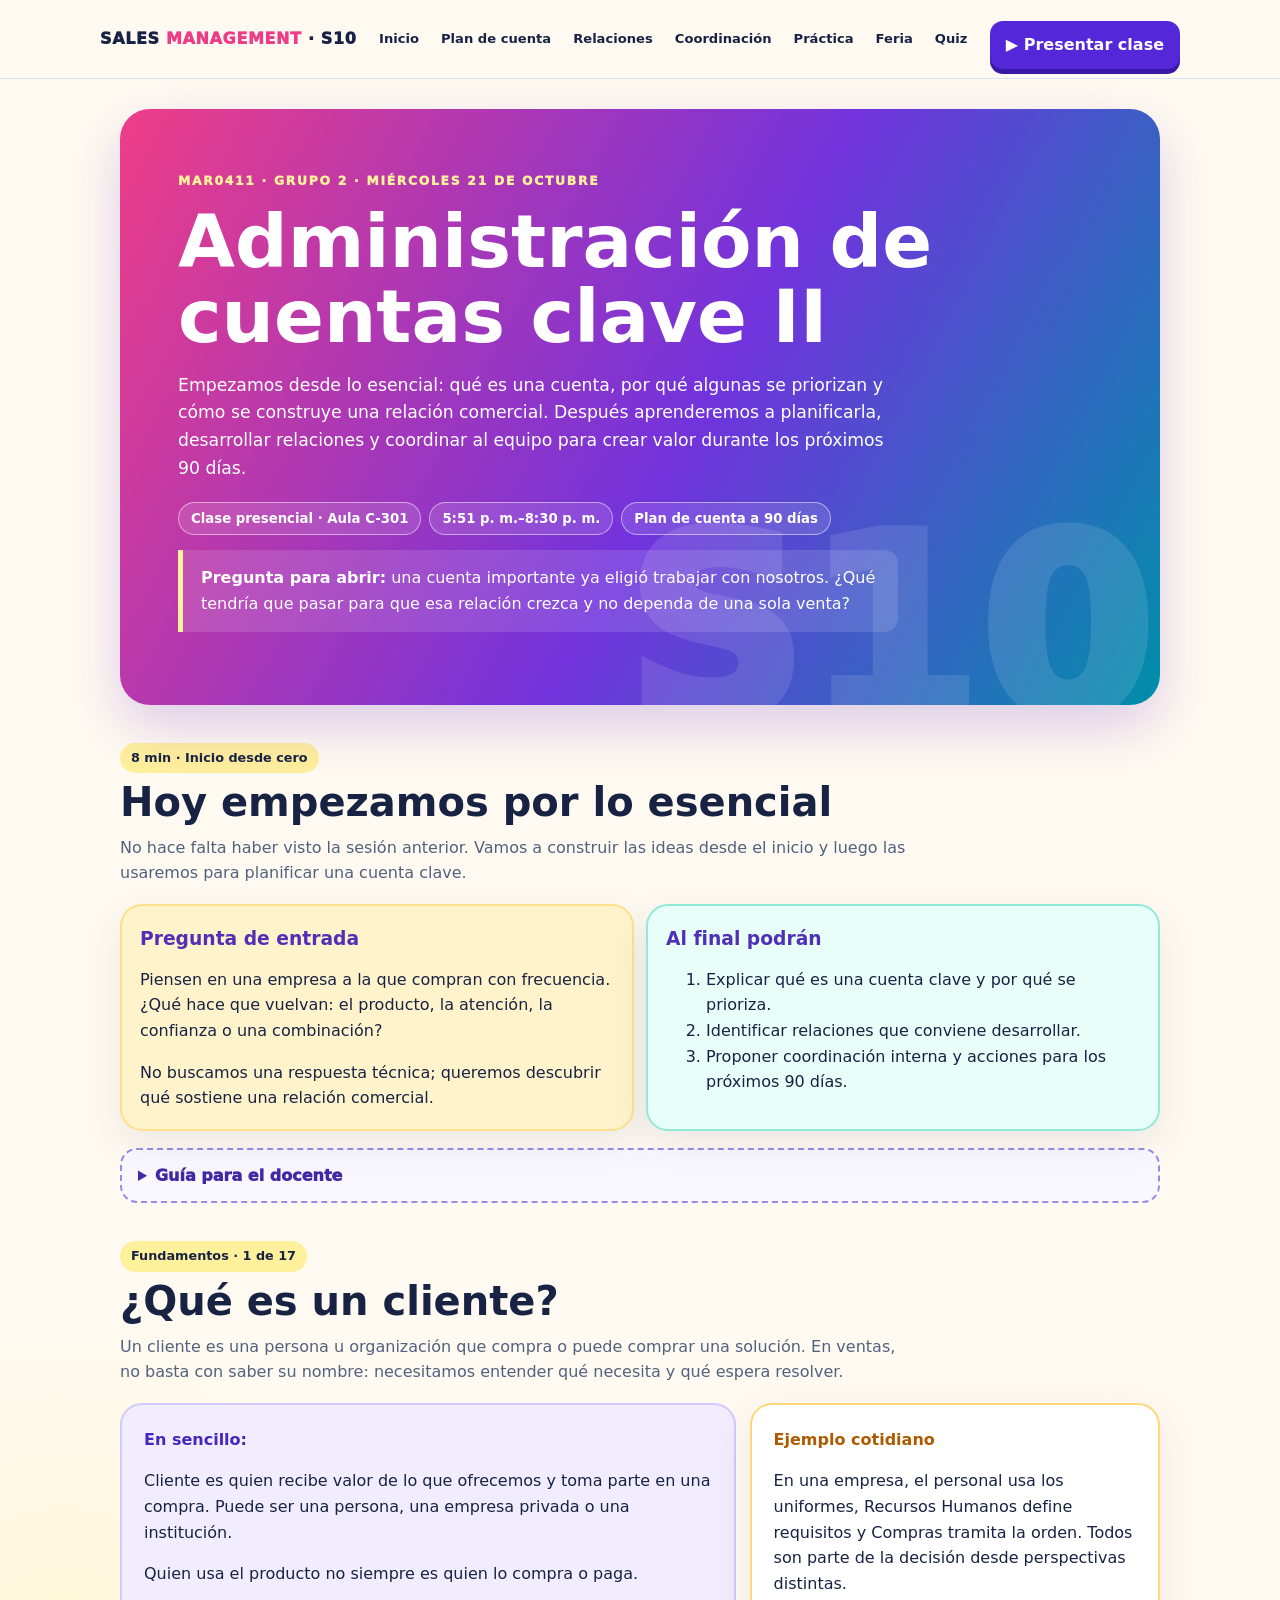
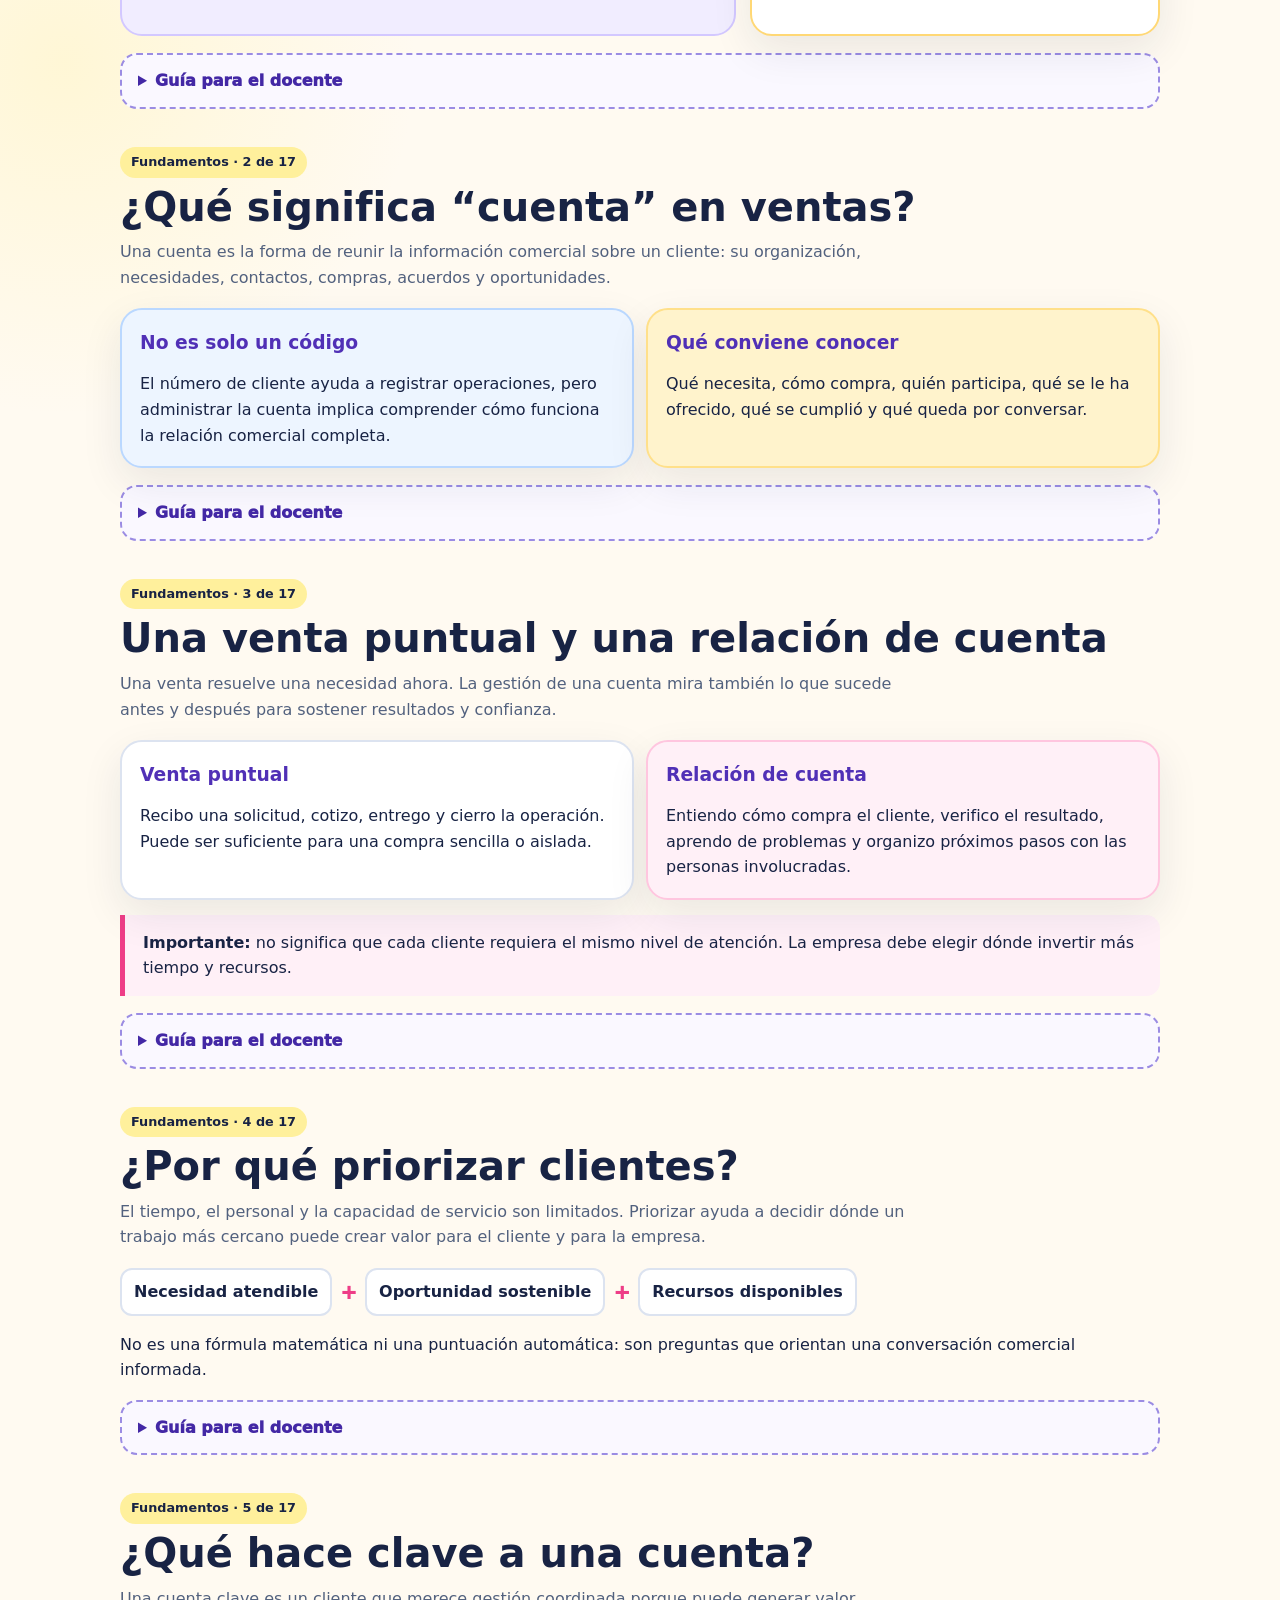
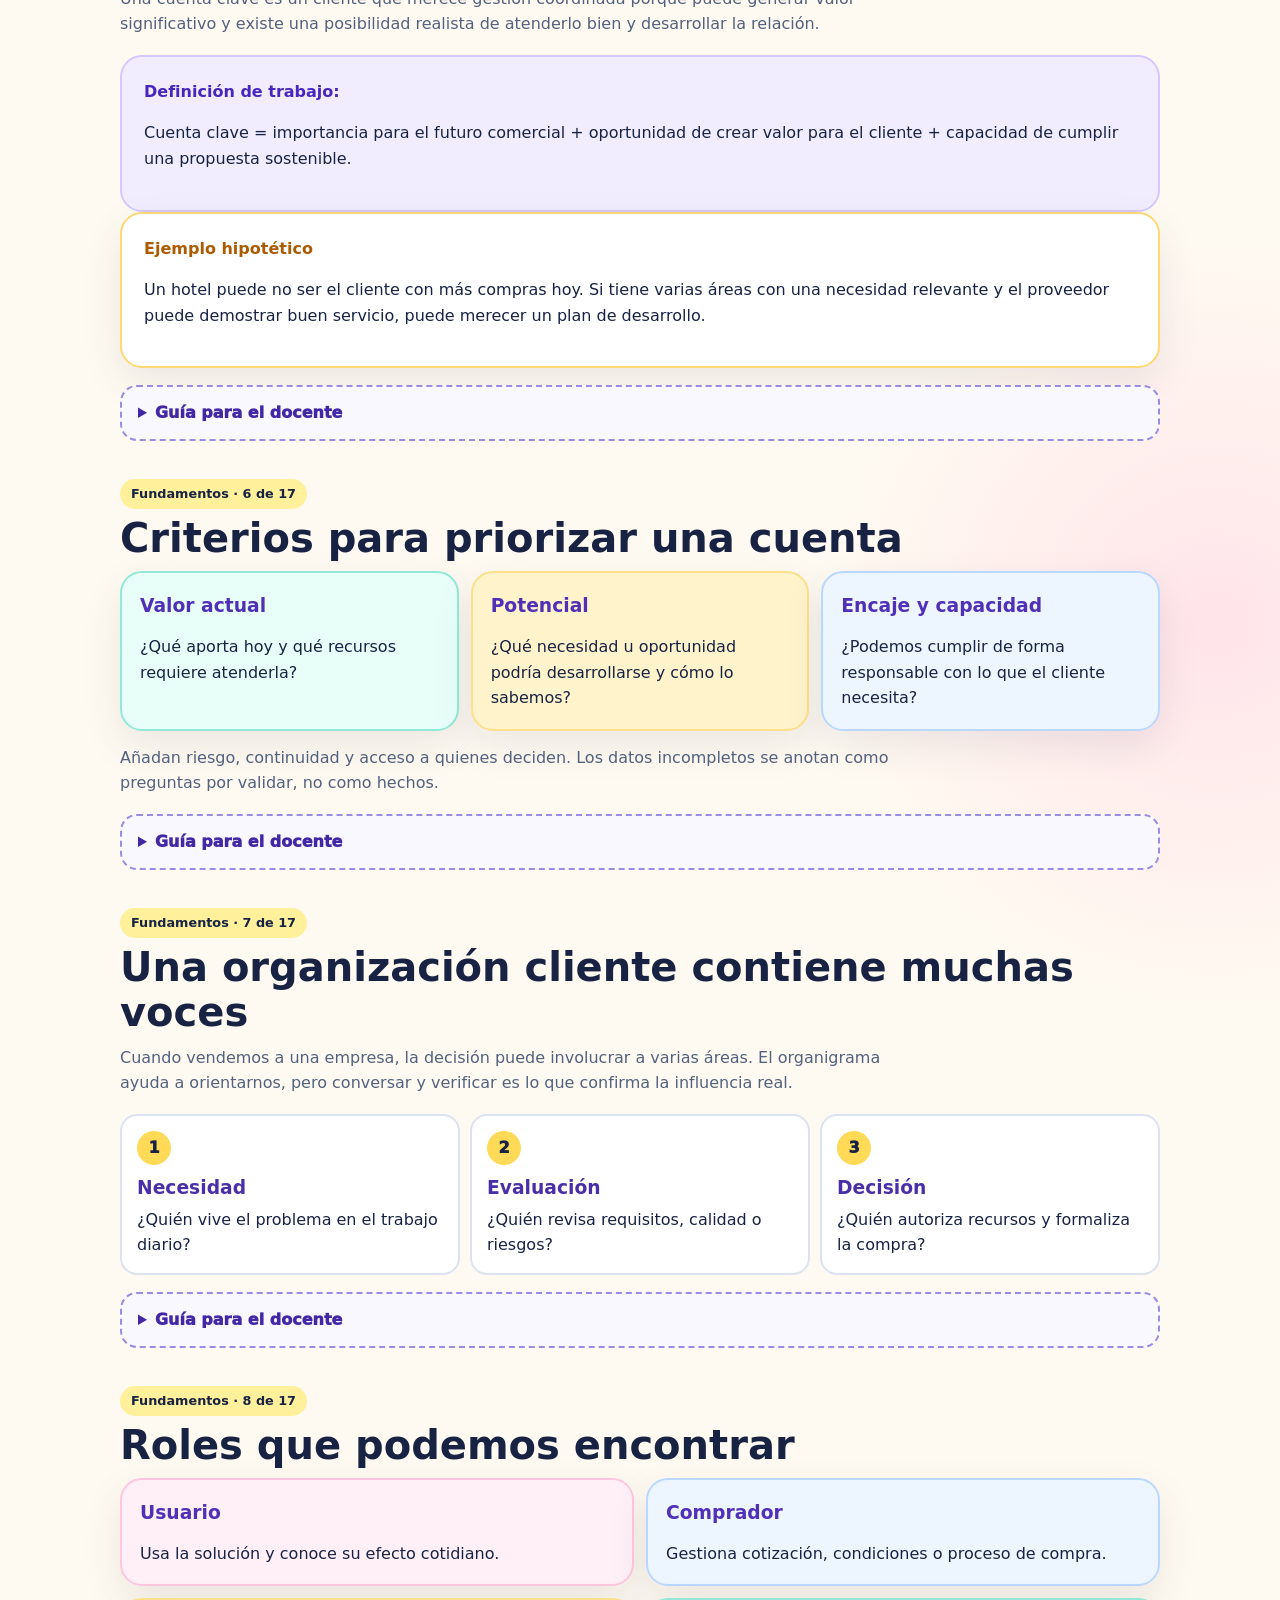
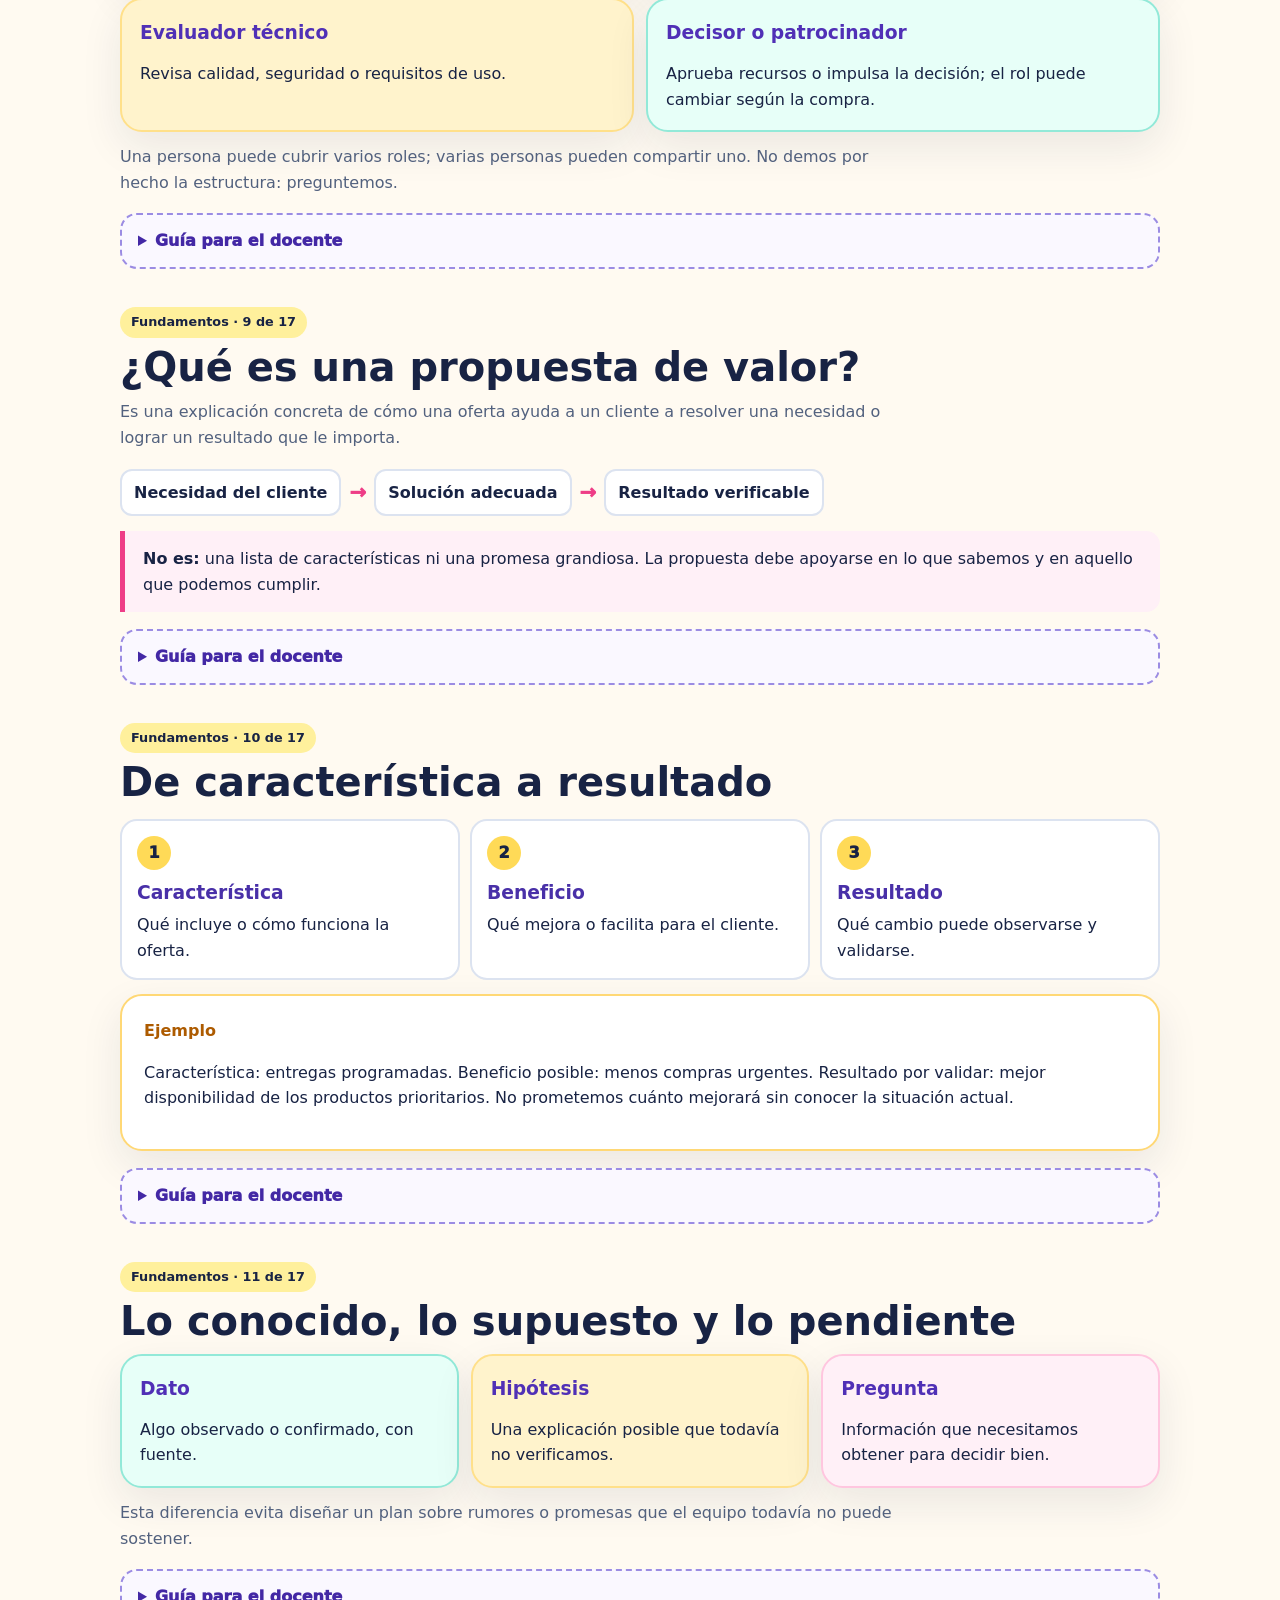
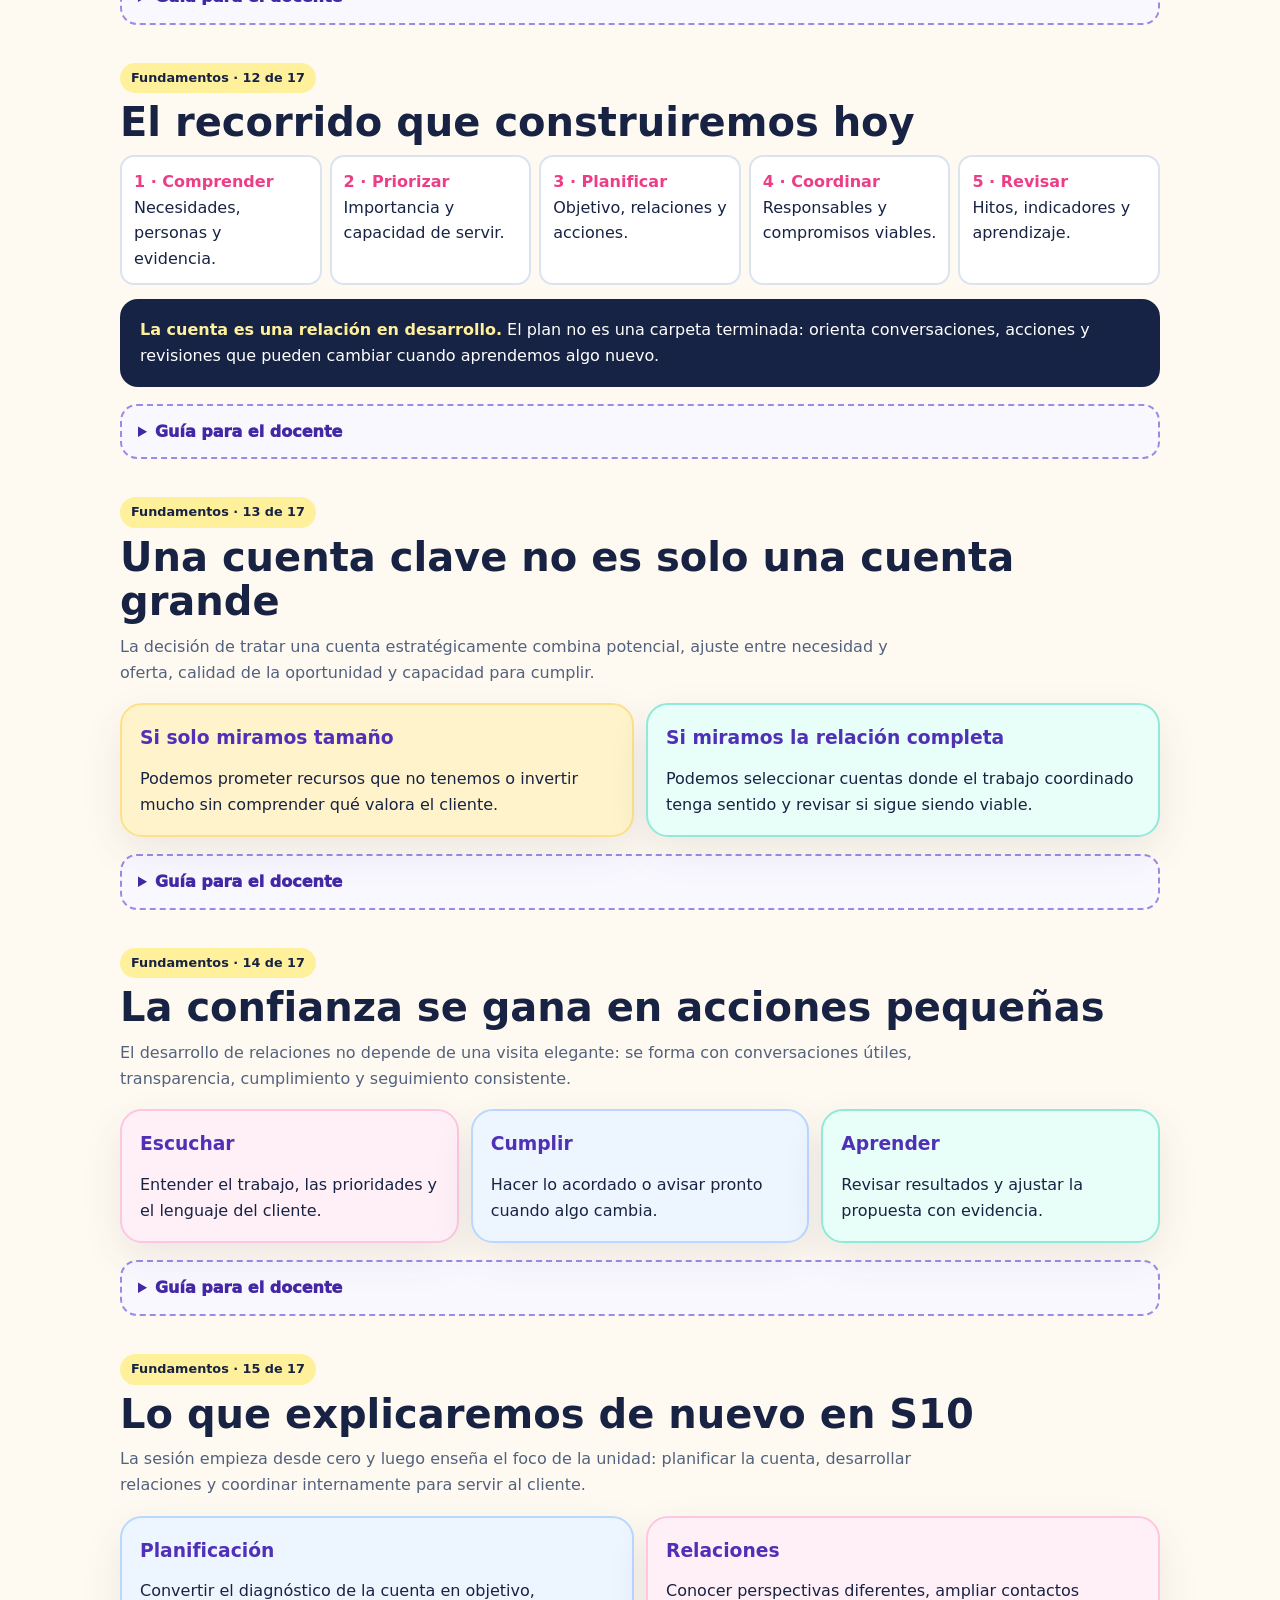
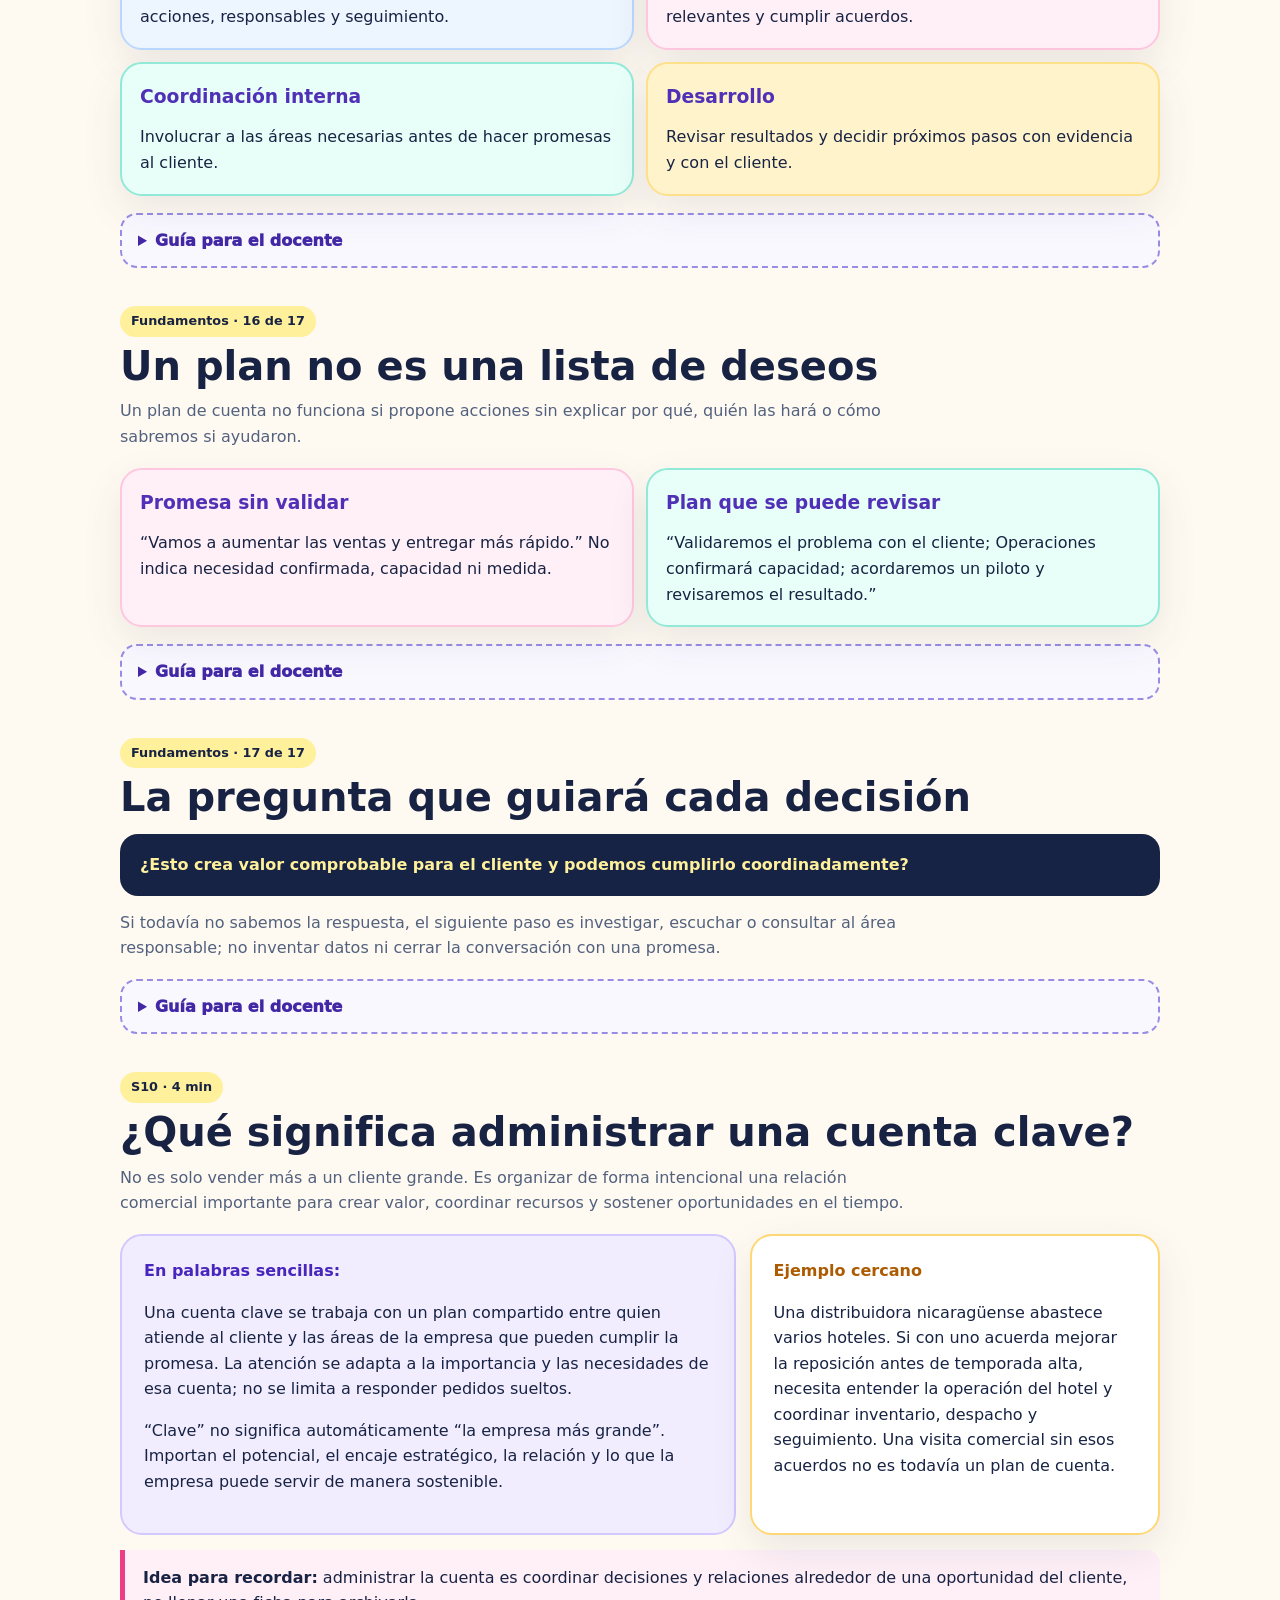
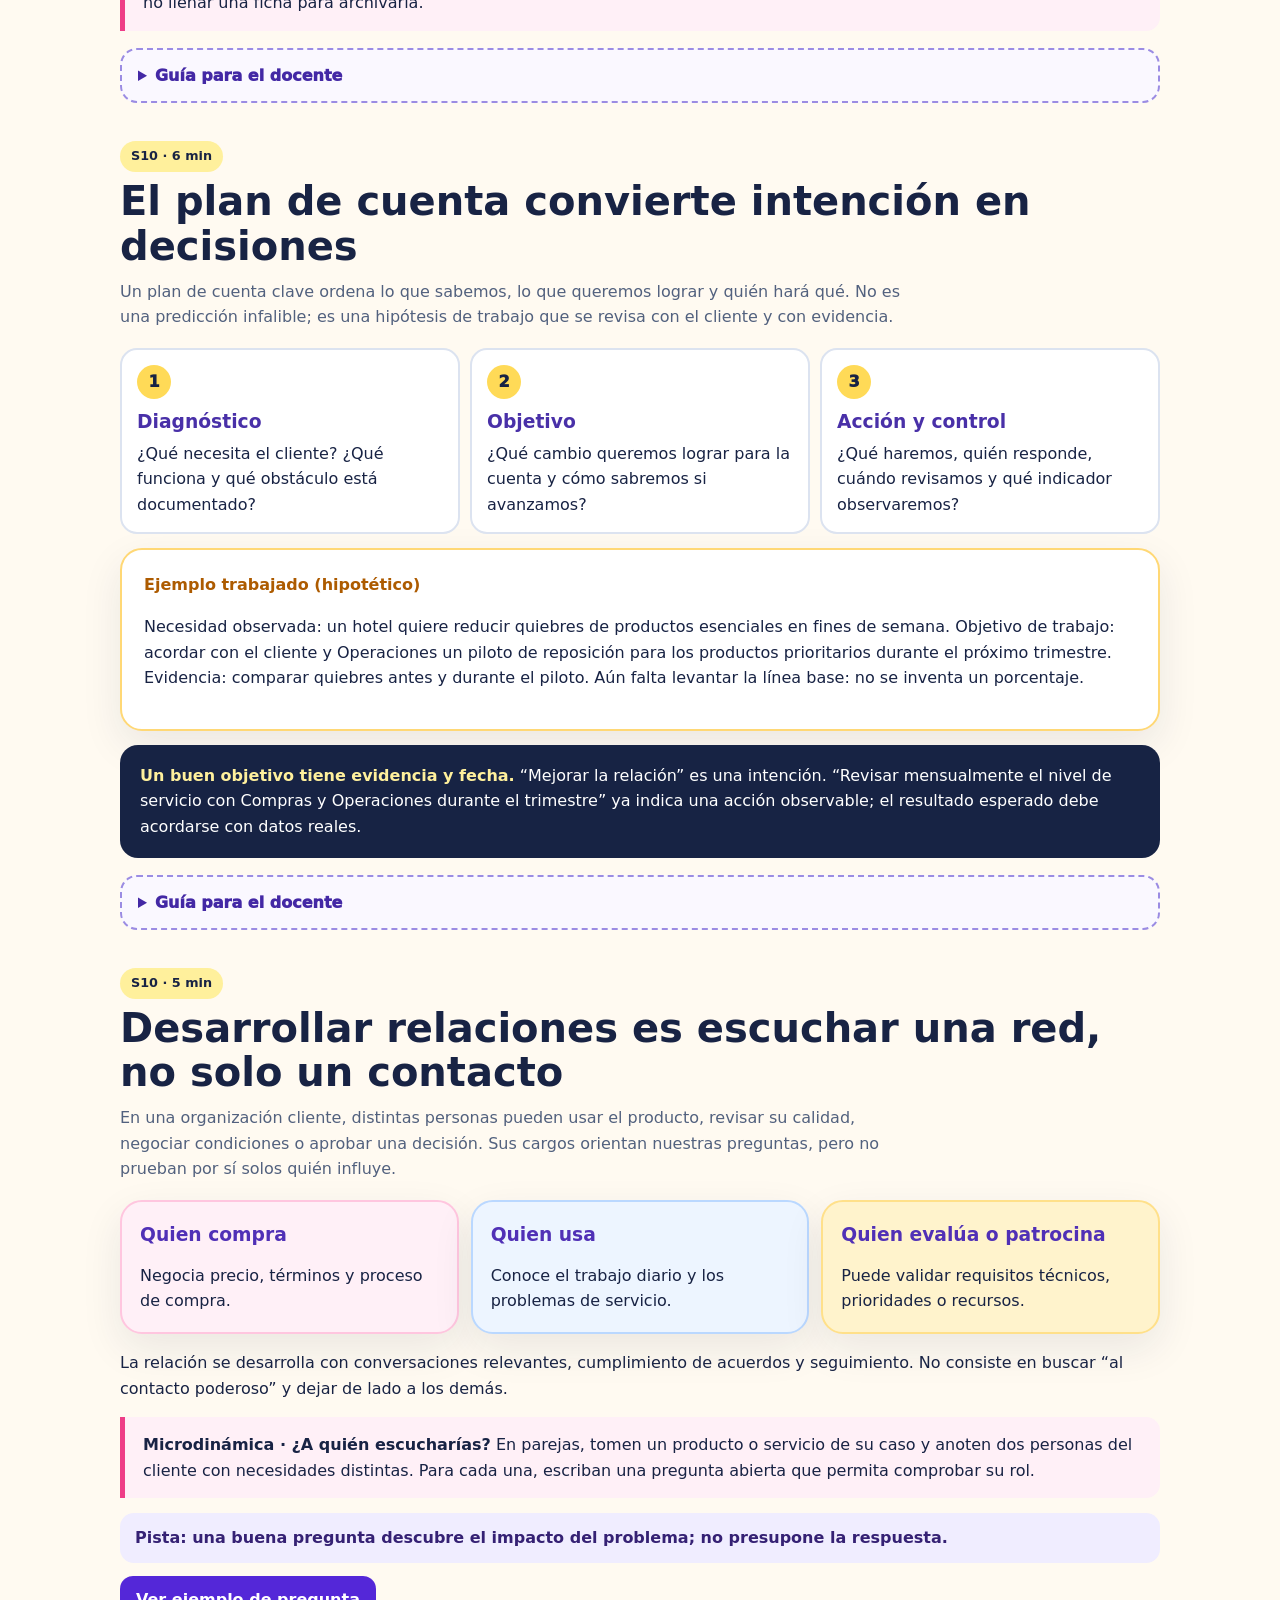
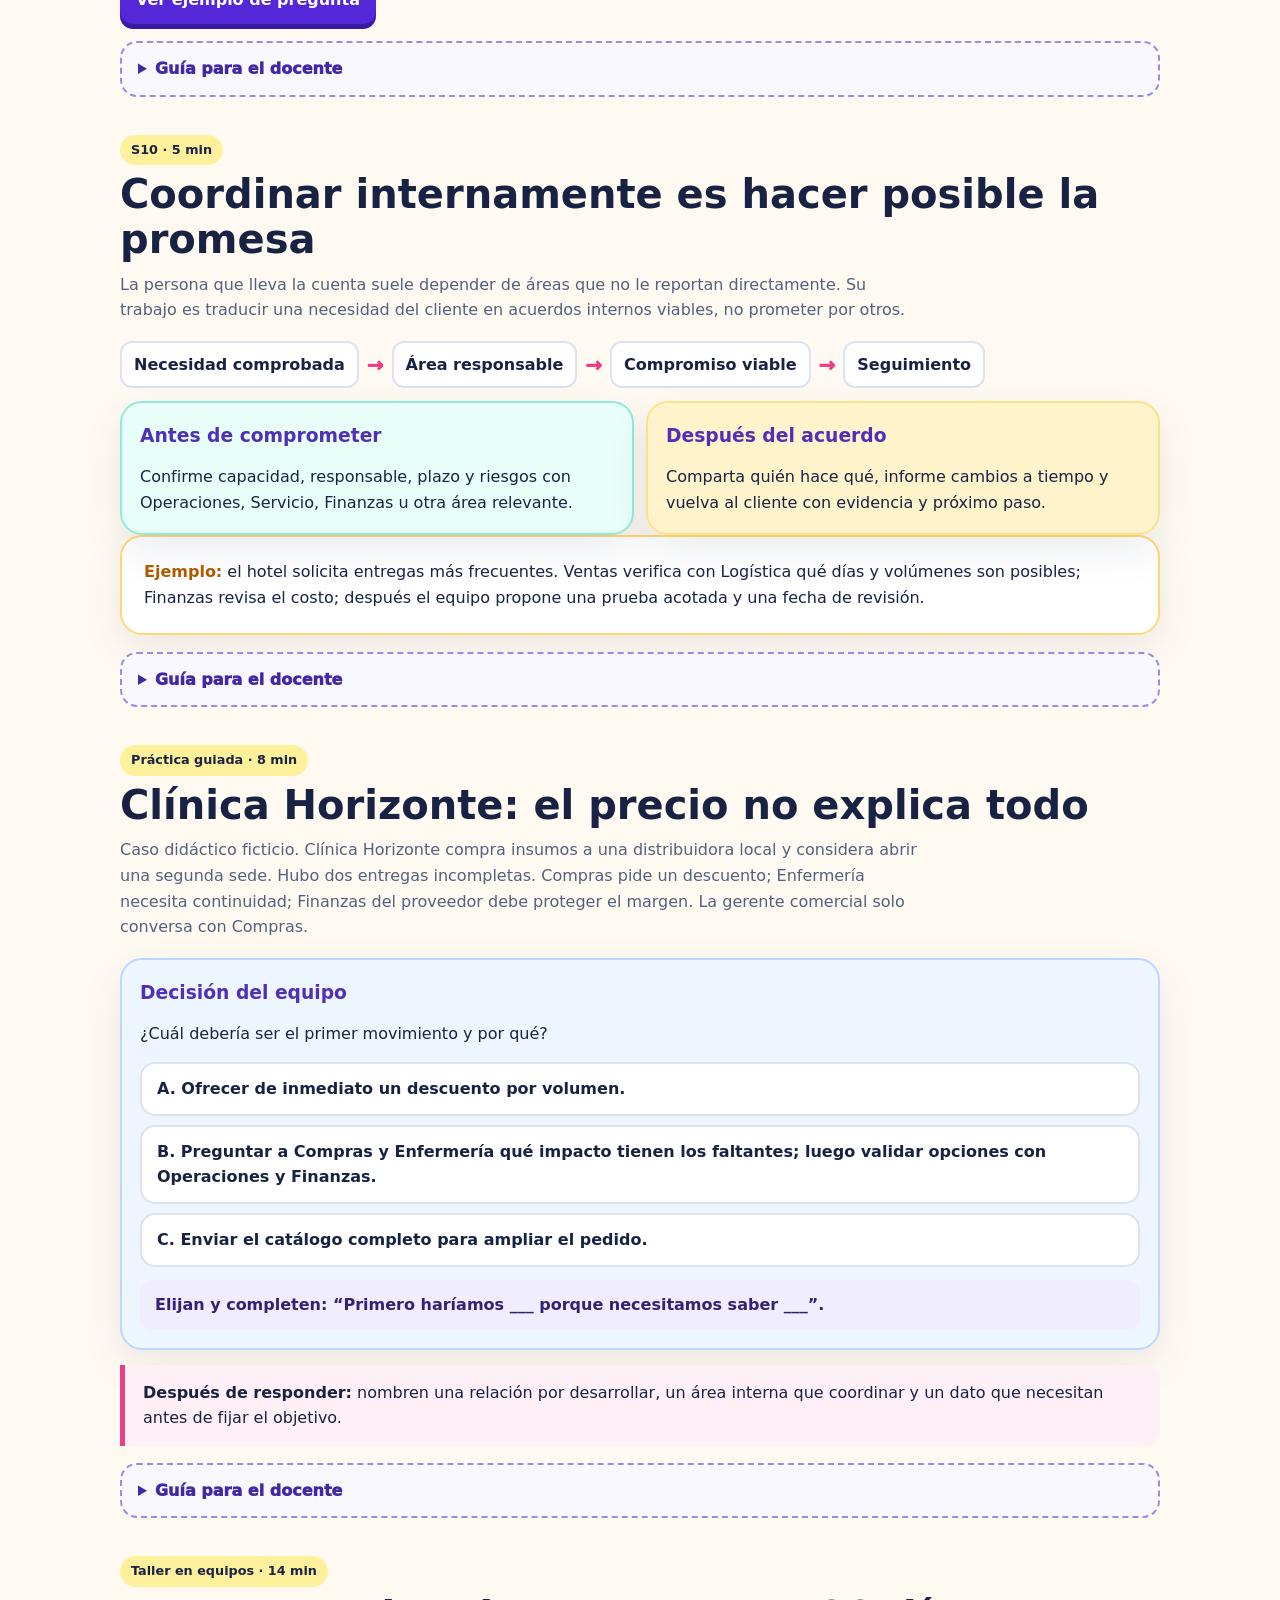
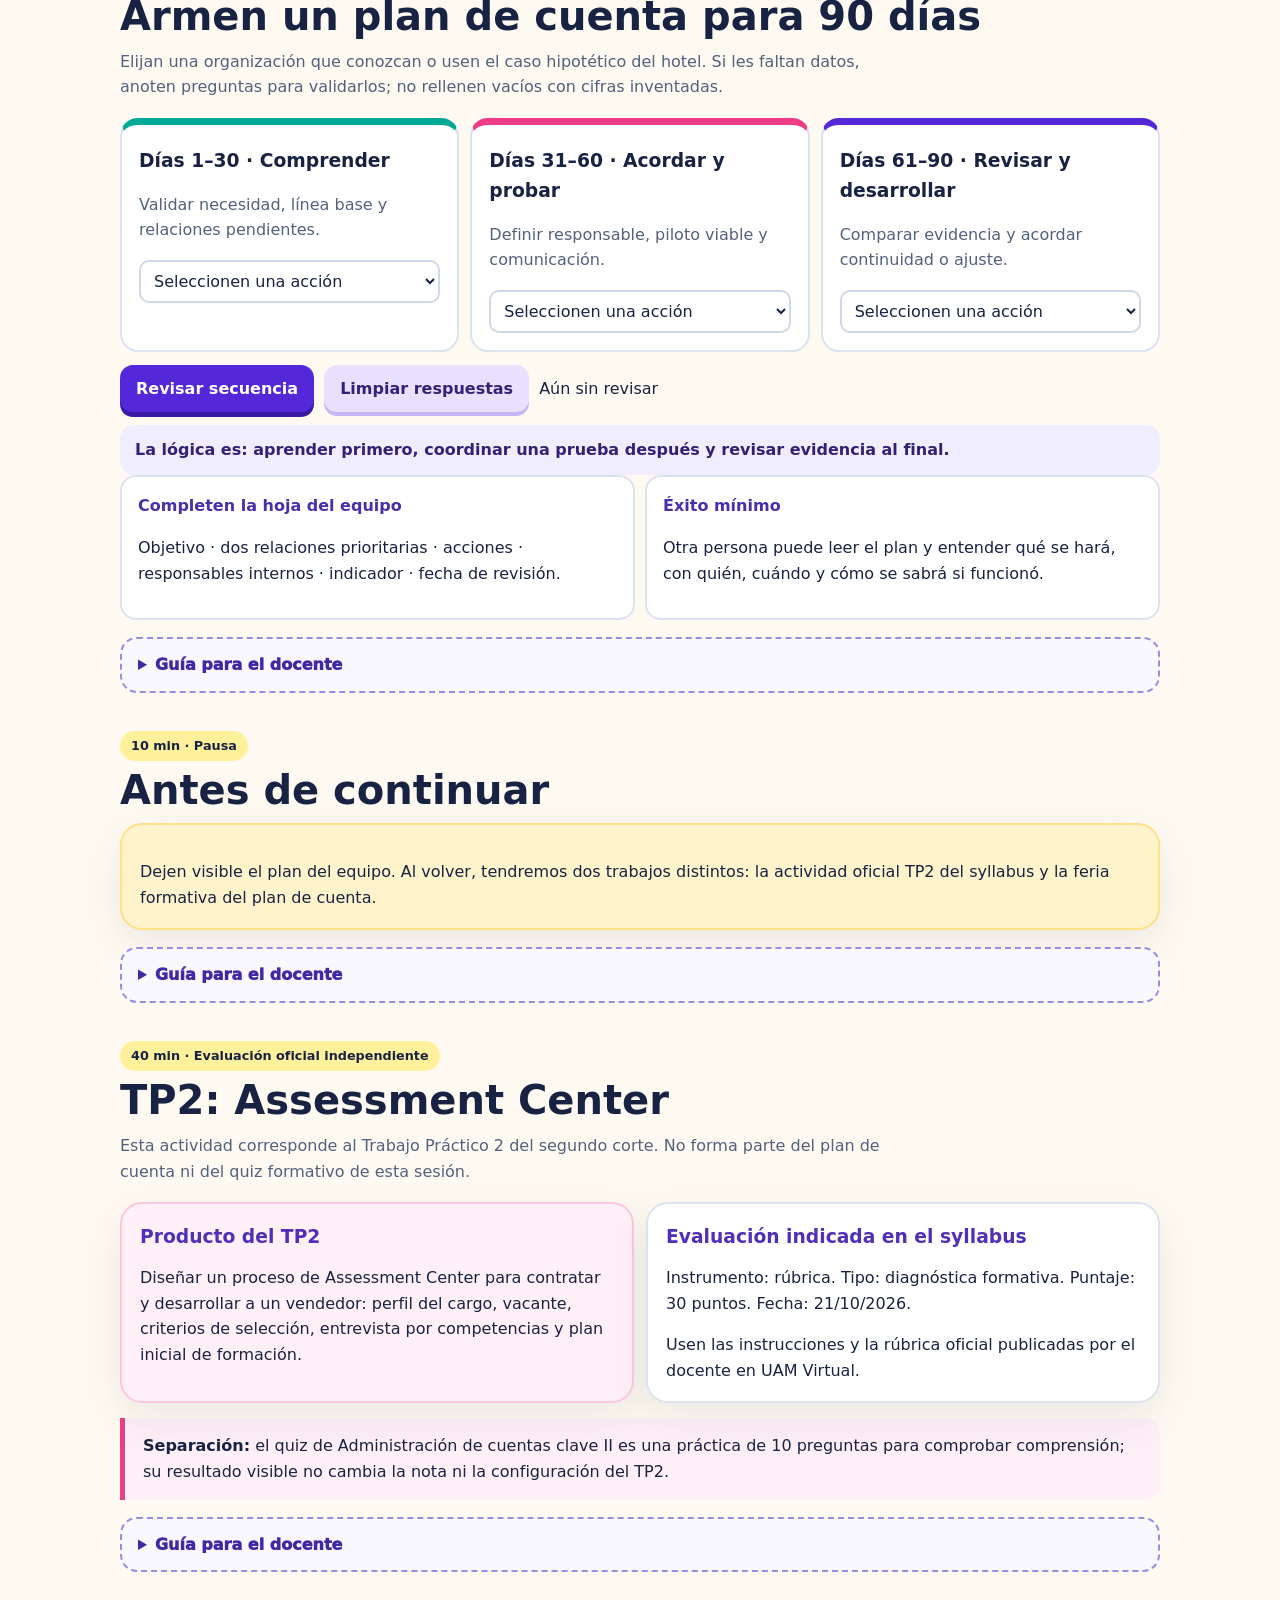
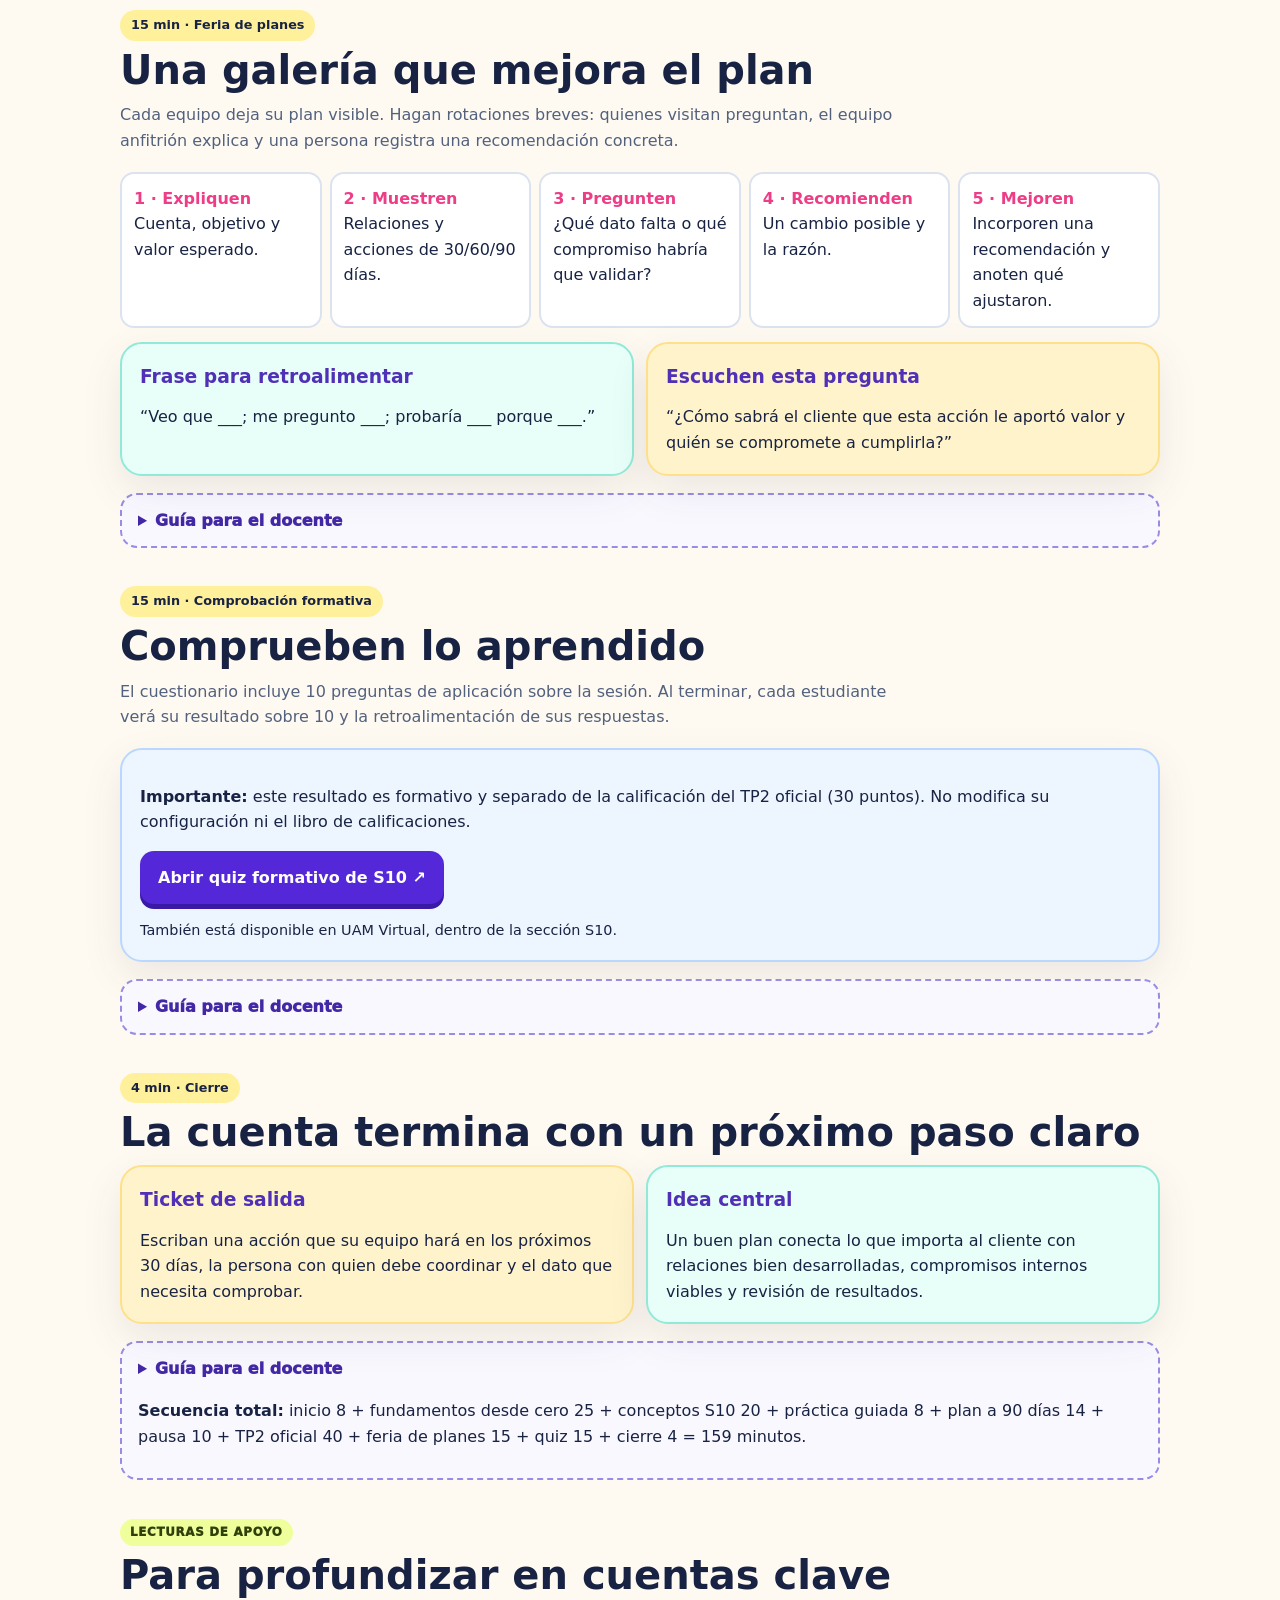
<file: s10/mision-90-dias.html>
<!doctype html>
<html lang="es">
<head>
<meta charset="utf-8">
<meta name="viewport" content="width=device-width, initial-scale=1">
<meta name="description" content="Sesión guiada para aprender a planificar y desarrollar cuentas clave, coordinar al equipo y construir un plan de 90 días.">
<meta name="theme-color" content="#5427d8">
<title>S10 · Administración de cuentas clave II | Sales Management</title>
<style>
:root{--ink:#182344;--muted:#52617e;--paper:#fffaf1;--white:#fff;--purple:#5427d8;--pink:#ee3d87;--aqua:#00a995;--yellow:#ffda57;--blue:#2478e6;--line:#dce3f0;--shadow:0 15px 42px #17264b16;--radius:22px}*{box-sizing:border-box}html{scroll-behavior:smooth}body{margin:0;background:radial-gradient(circle at 5% 10%,#fff09f55,transparent 22rem),radial-gradient(circle at 95% 23%,#ffb7da55,transparent 24rem),var(--paper);color:var(--ink);font:16px/1.6 system-ui,-apple-system,"Segoe UI",sans-serif}button,select{font:inherit}button{cursor:pointer}a{color:#3820a8;text-underline-offset:3px}a:focus-visible,button:focus-visible,select:focus-visible,summary:focus-visible{outline:3px solid #00a995;outline-offset:3px}.skip{position:absolute;left:-9999px;top:0}.skip:focus{left:12px;z-index:20;background:#fff;padding:10px}.top{position:sticky;top:0;z-index:5;background:#fffaf1ed;backdrop-filter:blur(12px);border-bottom:1px solid var(--line)}.topin{max-width:1120px;margin:auto;padding:9px 20px;display:flex;align-items:center;justify-content:space-between;gap:12px}.brand{font-weight:950;letter-spacing:.04em}.brand i{font-style:normal;color:var(--pink)}.top nav{display:flex;gap:4px;flex-wrap:wrap}.top nav a{font-size:.82rem;text-decoration:none;font-weight:800;color:var(--ink);padding:6px 9px;border-radius:99px}.top nav a:hover{background:#efff9c}.btn{border:0;border-radius:13px;padding:11px 16px;font-weight:900;background:var(--purple);color:#fff;box-shadow:0 5px 0 #3a1aa5;transition:transform .15s,box-shadow .15s}.btn:hover{transform:translateY(-2px);box-shadow:0 7px 0 #3a1aa5}.btn.alt{background:#e8e1ff;color:#362078;box-shadow:0 4px 0 #c5b7f4}.btn.pink{background:var(--pink);box-shadow:0 4px 0 #ac1e5b}.wrap{max-width:1080px;margin:auto;padding:30px 20px 100px}.hero{border-radius:30px;padding:clamp(24px,6vw,58px);color:#fff;background:linear-gradient(118deg,#ee3d87,#7133dd 55%,#008eaa);box-shadow:0 22px 55px #5e2fc538;position:relative;overflow:hidden}.hero:after{content:"S10";position:absolute;right:10px;bottom:-52px;font-size:clamp(100px,23vw,250px);font-weight:1000;line-height:1;color:#ffffff1d}.eyebrow{text-transform:uppercase;letter-spacing:.14em;font-size:.77rem;font-weight:950;color:#fff09c}.hero h1{font-size:clamp(2.2rem,6vw,4.6rem);line-height:1.02;max-width:760px;margin:12px 0}.hero p{max-width:710px;font-size:1.08rem}.chips{display:flex;flex-wrap:wrap;gap:8px;margin:20px 0 0}.chips span{border:1px solid #ffffff80;background:#ffffff1f;border-radius:99px;padding:5px 12px;font-size:.83rem;font-weight:800}.section{padding:38px 0 0;scroll-margin-top:75px}.section h2{font-size:clamp(1.65rem,4vw,2.5rem);line-height:1.12;margin:7px 0 10px}.lead{max-width:800px;color:var(--muted);margin:0 0 18px}.tag{display:inline-block;border-radius:99px;background:#efff9c;color:#30400b;padding:4px 10px;font-size:.74rem;text-transform:uppercase;letter-spacing:.06em;font-weight:950}.grid{display:grid;grid-template-columns:repeat(3,minmax(0,1fr));gap:12px}.grid.two{grid-template-columns:repeat(2,minmax(0,1fr))}.card{border:2px solid var(--line);border-radius:var(--radius);background:#fff;padding:18px;box-shadow:var(--shadow)}.card h3{color:#5030b6;margin:4px 0 8px;line-height:1.22}.card p:last-child{margin-bottom:0}.card.teal{background:#e7fff8;border-color:#92e9d8}.card.sun{background:#fff3cc;border-color:#ffe08a}.card.pinkbg{background:#fff0f7;border-color:#ffc6df}.card.bluebg{background:#edf5ff;border-color:#bad8ff}.explain{display:grid;grid-template-columns:minmax(0,1.2fr) minmax(230px,.8fr);gap:14px;align-items:stretch}.definition{padding:22px;border-radius:var(--radius);background:#f1edff;border:2px solid #d3c8ff}.definition strong{color:#4826bd}.example{padding:22px;border-radius:var(--radius);background:#fff;border:2px solid #ffd875;box-shadow:var(--shadow)}.example b{color:#ad5b00}.rule{padding:15px 18px;border-left:5px solid var(--pink);border-radius:0 14px 14px 0;background:#fff0f7;margin:15px 0}.teacher{margin-top:17px;border:2px dashed #9b8ce3;border-radius:17px;background:#faf8ff;padding:13px 16px}.teacher summary{font-weight:950;color:#4328a5;cursor:pointer}.teacher .notes{padding:8px 0 1px;color:#303954}.notes p{margin:7px 0}.notes b{color:#38248e}.steps{display:grid;grid-template-columns:repeat(3,minmax(0,1fr));gap:10px;margin:14px 0}.step{background:#fff;border:2px solid var(--line);border-radius:17px;padding:15px}.step .num{display:grid;place-items:center;width:34px;height:34px;border-radius:50%;background:var(--yellow);font-weight:950}.step h3{margin:8px 0 4px;color:#4930a8}.steps p{margin:0}.callout{background:#172344;color:#fff;border-radius:18px;padding:18px 20px;margin-top:14px}.callout strong{color:#fff09c}.formula{display:flex;flex-wrap:wrap;align-items:center;gap:8px;margin:13px 0}.formula span{border-radius:12px;padding:9px 12px;background:#fff;font-weight:850;border:2px solid var(--line)}.formula i{font-style:normal;color:var(--pink);font-size:1.25rem;font-weight:950}.choices{display:grid;gap:9px;margin:13px 0}.choice{background:#fff;border:2px solid var(--line);border-radius:15px;padding:12px 15px;text-align:left;color:var(--ink);font-weight:750}.choice:hover,.choice[aria-pressed=true]{border-color:var(--purple);background:#f5f1ff}.feedback{min-height:50px;border-radius:14px;background:#f0edff;color:#352174;padding:12px 15px;font-weight:750;margin-top:10px}.feedback.good{background:#e5fff6;color:#075d49}.roles{display:grid;grid-template-columns:repeat(2,minmax(0,1fr));gap:10px}.role{padding:14px;background:#fff;border:2px solid var(--line);border-radius:15px}.role label{display:block;font-weight:850;margin-bottom:7px}.role select,.phase select{width:100%;padding:9px;border:2px solid #cfd8e8;border-radius:10px;background:#fff;color:var(--ink)}.button-row{display:flex;gap:10px;align-items:center;flex-wrap:wrap;margin:13px 0}.timeline{display:grid;grid-template-columns:repeat(3,minmax(0,1fr));gap:11px}.phase{border-radius:18px;padding:17px;background:#fff;border:2px solid var(--line)}.phase:nth-child(1){border-top:7px solid var(--aqua)}.phase:nth-child(2){border-top:7px solid var(--pink)}.phase:nth-child(3){border-top:7px solid var(--purple)}.phase h3{margin:4px 0 6px}.phase p{color:var(--muted);min-height:52px}.plan-grid{display:grid;grid-template-columns:repeat(2,minmax(0,1fr));gap:10px}.plan-grid article{padding:16px;border-radius:16px;background:#fff;border:2px solid var(--line)}.plan-grid b{color:#4930a8}.sequence{display:grid;grid-template-columns:repeat(5,minmax(0,1fr));gap:8px}.sequence div{padding:12px;border-radius:14px;background:#fff;border:2px solid var(--line)}.sequence b{display:block;color:var(--pink)}.timebox{display:inline-block;border-radius:99px;background:#fff09c;padding:5px 11px;font-size:.8rem;font-weight:900}.quiz-link{display:inline-flex;gap:8px;align-items:center;background:var(--purple);color:#fff;text-decoration:none;font-weight:900;padding:14px 18px;border-radius:14px;box-shadow:0 5px 0 #3a1aa5}.footer{padding:35px 0 0;color:var(--muted);font-size:.9rem}.mode-button{margin-top:12px}.present-controls{display:none;position:fixed;z-index:15;bottom:12px;left:50%;transform:translateX(-50%);width:min(980px,calc(100% - 24px));align-items:center;gap:8px;padding:10px;background:#182344f2;color:#fff;border:1px solid #ffffff45;border-radius:17px;box-shadow:0 15px 45px #101a3780}.present-controls button{border:1px solid #ffffff55;background:#fff;color:#182344;border-radius:10px;padding:9px 12px;font-weight:850;white-space:nowrap}.present-controls .restart{background:#fff09c}.present-controls .exit{background:#ffd0e3}.slide-count{min-width:56px;text-align:center;font-weight:900}.progress{height:9px;flex:1;background:#ffffff40;border-radius:99px;overflow:hidden}.progress span{display:block;height:100%;width:0;background:linear-gradient(90deg,#ffda57,#ff5b9b,#39e1ce);transition:width .2s}.presenting .top nav{display:none}.presenting .topin{justify-content:space-between}.presenting .wrap{max-width:1120px;padding-top:22px;padding-bottom:100px}.presenting .present-controls{display:flex}.presenting .slide{display:none}.presenting .slide.active{display:block;animation:rise .23s ease-out}.presenting .hero{min-height:calc(100vh - 175px);display:flex;flex-direction:column;justify-content:center}.presenting .section{padding-top:0;min-height:calc(100vh - 170px)}.presenting .teacher{margin-top:14px}@keyframes rise{from{opacity:.35;transform:translateY(7px)}to{opacity:1;transform:translateY(0)}}@media(max-width:760px){.topin{align-items:flex-start;flex-wrap:wrap}.top nav{order:3;width:100%}.top nav a{font-size:.75rem}.grid{grid-template-columns:1fr}.grid.two,.explain,.steps,.timeline,.plan-grid{grid-template-columns:1fr}.sequence{grid-template-columns:repeat(2,minmax(0,1fr))}.roles{grid-template-columns:1fr}.present-controls{gap:5px;padding:7px}.present-controls button{padding:8px;font-size:.82rem}.progress{min-width:35px}.slide-count{min-width:45px;font-size:.85rem}.presenting .hero{min-height:calc(100svh - 155px)}.presenting .section{min-height:calc(100svh - 150px)}.wrap{padding-inline:14px}.hero{border-radius:22px}}@media(max-width:400px){.present-controls{width:calc(100% - 10px);bottom:5px}.present-controls button{padding:7px 6px;font-size:.73rem}.slide-count{min-width:40px}.topin{padding-inline:12px}.brand{font-size:.9rem}.sequence{grid-template-columns:1fr}}@media(prefers-reduced-motion:reduce){*,*::before,*::after{scroll-behavior:auto!important;animation-duration:.01ms!important;transition-duration:.01ms!important}}
</style>
</head>
<body>
<a class="skip" href="#contenido">Saltar al contenido</a>
<header class="top">
<div class="topin">
<div class="brand">SALES <i>MANAGEMENT</i> · S10</div>
<nav aria-label="Navegación de la sesión">
<a href="#apertura">Inicio</a>
<a href="#plan">Plan de cuenta</a>
<a href="#relaciones">Relaciones</a>
<a href="#coordinacion">Coordinación</a>
<a href="#practica">Práctica</a>
<a href="#feria">Feria</a>
<a href="#quiz">Quiz</a>
</nav>
<button class="btn mode-button" id="presentation-start" type="button">▶ Presentar clase</button>
</div>
</header>
<main id="contenido" class="wrap">
<header class="hero slide" id="inicio">
<span class="eyebrow">MAR0411 · Grupo 2 · Miércoles 21 de octubre</span>
<h1>Administración de cuentas clave II</h1>
<p>Empezamos desde lo esencial: qué es una cuenta, por qué algunas se priorizan y cómo se construye una relación comercial. Después aprenderemos a planificarla, desarrollar relaciones y coordinar al equipo para crear valor durante los próximos 90 días.</p>
<div class="chips">
<span>Clase presencial · Aula C-301</span>
<span>5:51 p. m.–8:30 p. m.</span>
<span>Plan de cuenta a 90 días</span>
</div>
<div class="rule" style="background:#ffffff20;border-color:#fff09c;color:#fff;max-width:720px">
<strong>Pregunta para abrir:</strong> una cuenta importante ya eligió trabajar con nosotros. ¿Qué tendría que pasar para que esa relación crezca y no dependa de una sola venta?</div>
</header>

<section class="section slide" id="apertura">
<span class="timebox">8 min · Inicio desde cero</span>
<h2>Hoy empezamos por lo esencial</h2>
<p class="lead">No hace falta haber visto la sesión anterior. Vamos a construir las ideas desde el inicio y luego las usaremos para planificar una cuenta clave.</p>
<div class="grid two">
<article class="card sun">
<h3>Pregunta de entrada</h3>
<p>Piensen en una empresa a la que compran con frecuencia. ¿Qué hace que vuelvan: el producto, la atención, la confianza o una combinación?</p>
<p>No buscamos una respuesta técnica; queremos descubrir qué sostiene una relación comercial.</p>
</article>
<article class="card teal">
<h3>Al final podrán</h3>
<ol>
<li>Explicar qué es una cuenta clave y por qué se prioriza.</li>
<li>Identificar relaciones que conviene desarrollar.</li>
<li>Proponer coordinación interna y acciones para los próximos 90 días.</li>
</ol>
</article>
</div>
<aside class="teacher">
<details>
<summary>Guía para el docente</summary>
<div class="notes">
<p>
<b>Explique:</b> partiremos sin asumir conocimientos previos; cada equipo puede elegir una empresa o servicio conocido para los ejemplos.</p>
<p>
<b>Ejemplo:</b> una pulpería puede preferirse por cercanía y confianza, aunque otra tienda venda el mismo producto.</p>
<p>
<b>Pregunte:</b> “¿Qué tendría que hacer una empresa para que ustedes confíen más y vuelvan?”</p>
<p>
<b>Respuesta/pista:</b> escuchar, resolver, cumplir y mantener comunicación; invite a dar ejemplos sin corregir aún.</p>
<p>
<b>Conecte:</b> esas compras ocurren entre organizaciones y personas; primero aclaremos qué significa “cliente” y qué llamamos “cuenta”.</p>
</div>
</details>
</aside>
</section>

<section class="section slide">
<span class="timebox">Fundamentos · 1 de 17</span>
<h2>¿Qué es un cliente?</h2>
<p class="lead">Un cliente es una persona u organización que compra o puede comprar una solución. En ventas, no basta con saber su nombre: necesitamos entender qué necesita y qué espera resolver.</p>
<div class="explain">
<div class="definition">
<strong>En sencillo:</strong>
<p>Cliente es quien recibe valor de lo que ofrecemos y toma parte en una compra. Puede ser una persona, una empresa privada o una institución.</p>
<p>Quien usa el producto no siempre es quien lo compra o paga.</p>
</div>
<div class="example">
<b>Ejemplo cotidiano</b>
<p>En una empresa, el personal usa los uniformes, Recursos Humanos define requisitos y Compras tramita la orden. Todos son parte de la decisión desde perspectivas distintas.</p>
</div>
</div>
<aside class="teacher">
<details>
<summary>Guía para el docente</summary>
<div class="notes">
<p>
<b>Explique:</b> la palabra cliente puede referirse a una persona o a una organización; dentro de esa organización participan varias personas.</p>
<p>
<b>Ejemplo:</b> diferencie quien usa un uniforme de quien aprueba el presupuesto.</p>
<p>
<b>Pregunte:</b> “¿A quién le preguntaríamos si queremos saber si el uniforme es cómodo?”</p>
<p>
<b>Respuesta/pista:</b> a quien lo usa; para conocer presupuesto o compra hay que consultar a otras personas.</p>
<p>
<b>Conecte:</b> cuando vendemos repetidamente a una organización, en gestión comercial solemos organizar ese cliente como una cuenta.</p>
</div>
</details>
</aside>
</section>

<section class="section slide">
<span class="timebox">Fundamentos · 2 de 17</span>
<h2>¿Qué significa “cuenta” en ventas?</h2>
<p class="lead">Una cuenta es la forma de reunir la información comercial sobre un cliente: su organización, necesidades, contactos, compras, acuerdos y oportunidades.</p>
<div class="grid two">
<article class="card bluebg">
<h3>No es solo un código</h3>
<p>El número de cliente ayuda a registrar operaciones, pero administrar la cuenta implica comprender cómo funciona la relación comercial completa.</p>
</article>
<article class="card sun">
<h3>Qué conviene conocer</h3>
<p>Qué necesita, cómo compra, quién participa, qué se le ha ofrecido, qué se cumplió y qué queda por conversar.</p>
</article>
</div>
<aside class="teacher">
<details>
<summary>Guía para el docente</summary>
<div class="notes">
<p>
<b>Explique:</b> “cuenta” es una unidad de trabajo comercial, no necesariamente una cuenta bancaria ni una persona.</p>
<p>
<b>Ejemplo:</b> un proveedor que atiende a una cadena de farmacias registra tiendas, contactos, pedidos, acuerdos de entrega y próximos pasos como parte de esa cuenta.</p>
<p>
<b>Pregunte:</b> “¿Qué información se perdería si solo anotamos las facturas?”</p>
<p>
<b>Respuesta/pista:</b> contactos, necesidades, problemas, acuerdos y oportunidades futuras.</p>
<p>
<b>Conecte:</b> la cuenta puede atenderse pedido por pedido o desarrollarse como una relación sostenida; veamos la diferencia.</p>
</div>
</details>
</aside>
</section>

<section class="section slide">
<span class="timebox">Fundamentos · 3 de 17</span>
<h2>Una venta puntual y una relación de cuenta</h2>
<p class="lead">Una venta resuelve una necesidad ahora. La gestión de una cuenta mira también lo que sucede antes y después para sostener resultados y confianza.</p>
<div class="grid two">
<article class="card">
<h3>Venta puntual</h3>
<p>Recibo una solicitud, cotizo, entrego y cierro la operación. Puede ser suficiente para una compra sencilla o aislada.</p>
</article>
<article class="card pinkbg">
<h3>Relación de cuenta</h3>
<p>Entiendo cómo compra el cliente, verifico el resultado, aprendo de problemas y organizo próximos pasos con las personas involucradas.</p>
</article>
</div>
<div class="rule">
<b>Importante:</b> no significa que cada cliente requiera el mismo nivel de atención. La empresa debe elegir dónde invertir más tiempo y recursos.</div>
<aside class="teacher">
<details>
<summary>Guía para el docente</summary>
<div class="notes">
<p>
<b>Explique:</b> la gestión de cuenta amplía el horizonte de una operación individual; no desvaloriza las ventas puntuales.</p>
<p>
<b>Ejemplo:</b> comprar una caja de marcadores una vez puede ser puntual; abastecer cada mes a varias sucursales requiere planificación.</p>
<p>
<b>Pregunte:</b> “¿Qué cambia cuando el cliente espera que el proveedor responda cada semana?”</p>
<p>
<b>Respuesta/pista:</b> importan continuidad, coordinación, acuerdos y seguimiento.</p>
<p>
<b>Conecte:</b> como no podemos dedicar recursos extraordinarios a todas las cuentas, necesitamos criterios para priorizar.</p>
</div>
</details>
</aside>
</section>

<section class="section slide">
<span class="timebox">Fundamentos · 4 de 17</span>
<h2>¿Por qué priorizar clientes?</h2>
<p class="lead">El tiempo, el personal y la capacidad de servicio son limitados. Priorizar ayuda a decidir dónde un trabajo más cercano puede crear valor para el cliente y para la empresa.</p>
<div class="formula">
<span>Necesidad atendible</span>
<i>+</i>
<span>Oportunidad sostenible</span>
<i>+</i>
<span>Recursos disponibles</span>
</div>
<p>No es una fórmula matemática ni una puntuación automática: son preguntas que orientan una conversación comercial informada.</p>
<aside class="teacher">
<details>
<summary>Guía para el docente</summary>
<div class="notes">
<p>
<b>Explique:</b> priorizar es elegir foco justificadamente; no quiere decir ignorar a otros clientes ni prometer privilegios que no podemos cumplir.</p>
<p>
<b>Ejemplo:</b> una cuenta puede ser atractiva, pero si la empresa no tiene logística para cubrirla, debe ajustar la propuesta o desarrollar capacidad primero.</p>
<p>
<b>Pregunte:</b> “¿Qué puede salir mal si elegimos solo por el volumen de compra?”</p>
<p>
<b>Respuesta/pista:</b> puede consumir mucho servicio, tener baja rentabilidad o no encajar con la capacidad disponible.</p>
<p>
<b>Conecte:</b> por eso “grande” y “clave” no significan exactamente lo mismo.</p>
</div>
</details>
</aside>
</section>

<section class="section slide">
<span class="timebox">Fundamentos · 5 de 17</span>
<h2>¿Qué hace clave a una cuenta?</h2>
<p class="lead">Una cuenta clave es un cliente que merece gestión coordinada porque puede generar valor significativo y existe una posibilidad realista de atenderlo bien y desarrollar la relación.</p>
<div class="definition">
<strong>Definición de trabajo:</strong>
<p>Cuenta clave = importancia para el futuro comercial + oportunidad de crear valor para el cliente + capacidad de cumplir una propuesta sostenible.</p>
</div>
<div class="example">
<b>Ejemplo hipotético</b>
<p>Un hotel puede no ser el cliente con más compras hoy. Si tiene varias áreas con una necesidad relevante y el proveedor puede demostrar buen servicio, puede merecer un plan de desarrollo.</p>
</div>
<aside class="teacher">
<details>
<summary>Guía para el docente</summary>
<div class="notes">
<p>
<b>Explique:</b> la importancia no se define solo por tamaño; también depende de estrategia, potencial y viabilidad.</p>
<p>
<b>Ejemplo:</b> contraste una compra grande pero excepcional con una cuenta donde hay necesidades recurrentes que la empresa sí puede atender.</p>
<p>
<b>Pregunte:</b> “¿Una cuenta clave se declara para siempre?”</p>
<p>
<b>Respuesta/pista:</b> no; se revisa cuando cambian necesidades, oportunidades, resultados o capacidad.</p>
<p>
<b>Conecte:</b> usemos criterios concretos para justificar esa prioridad en vez de decidir por intuición.</p>
</div>
</details>
</aside>
</section>

<section class="section slide">
<span class="timebox">Fundamentos · 6 de 17</span>
<h2>Criterios para priorizar una cuenta</h2>
<div class="grid">
<article class="card teal">
<h3>Valor actual</h3>
<p>¿Qué aporta hoy y qué recursos requiere atenderla?</p>
</article>
<article class="card sun">
<h3>Potencial</h3>
<p>¿Qué necesidad u oportunidad podría desarrollarse y cómo lo sabemos?</p>
</article>
<article class="card bluebg">
<h3>Encaje y capacidad</h3>
<p>¿Podemos cumplir de forma responsable con lo que el cliente necesita?</p>
</article>
</div>
<p class="lead" style="margin-top:14px">Añadan riesgo, continuidad y acceso a quienes deciden. Los datos incompletos se anotan como preguntas por validar, no como hechos.</p>
<aside class="teacher">
<details>
<summary>Guía para el docente</summary>
<div class="notes">
<p>
<b>Explique:</b> los criterios son lentes para analizar la cuenta; un indicador aislado no resuelve la decisión.</p>
<p>
<b>Ejemplo:</b> potencial alto pero capacidad baja indica que antes de ofrecer más hay que comprobar cómo cumplir.</p>
<p>
<b>Pregunte:</b> “¿Qué dato pedirían antes de calificar el potencial como alto?”</p>
<p>
<b>Respuesta/pista:</b> volumen posible, necesidades, proceso de compra, calendario o resultado esperado, con fuente verificable.</p>
<p>
<b>Conecte:</b> una vez priorizada la cuenta, hay que escuchar a las personas que forman parte de la decisión.</p>
</div>
</details>
</aside>
</section>

<section class="section slide">
<span class="timebox">Fundamentos · 7 de 17</span>
<h2>Una organización cliente contiene muchas voces</h2>
<p class="lead">Cuando vendemos a una empresa, la decisión puede involucrar a varias áreas. El organigrama ayuda a orientarnos, pero conversar y verificar es lo que confirma la influencia real.</p>
<div class="steps">
<article class="step">
<span class="num">1</span>
<h3>Necesidad</h3>
<p>¿Quién vive el problema en el trabajo diario?</p>
</article>
<article class="step">
<span class="num">2</span>
<h3>Evaluación</h3>
<p>¿Quién revisa requisitos, calidad o riesgos?</p>
</article>
<article class="step">
<span class="num">3</span>
<h3>Decisión</h3>
<p>¿Quién autoriza recursos y formaliza la compra?</p>
</article>
</div>
<aside class="teacher">
<details>
<summary>Guía para el docente</summary>
<div class="notes">
<p>
<b>Explique:</b> un mapa de personas no es una lista de cargos; vincula a cada interlocutor con sus necesidades y participación.</p>
<p>
<b>Ejemplo:</b> para vender un sistema de inventario, usuarios prueban facilidad, Tecnología evalúa integración y Finanzas revisa presupuesto.</p>
<p>
<b>Pregunte:</b> “¿Quién podría bloquear una decisión aunque no firme el contrato?”</p>
<p>
<b>Respuesta/pista:</b> un usuario, área técnica, legal o alguien con influencia; depende del proceso del cliente.</p>
<p>
<b>Conecte:</b> pongamos nombre a algunos roles posibles, recordando que deben verificarse en cada cuenta.</p>
</div>
</details>
</aside>
</section>

<section class="section slide">
<span class="timebox">Fundamentos · 8 de 17</span>
<h2>Roles que podemos encontrar</h2>
<div class="grid two">
<article class="card pinkbg">
<h3>Usuario</h3>
<p>Usa la solución y conoce su efecto cotidiano.</p>
</article>
<article class="card bluebg">
<h3>Comprador</h3>
<p>Gestiona cotización, condiciones o proceso de compra.</p>
</article>
<article class="card sun">
<h3>Evaluador técnico</h3>
<p>Revisa calidad, seguridad o requisitos de uso.</p>
</article>
<article class="card teal">
<h3>Decisor o patrocinador</h3>
<p>Aprueba recursos o impulsa la decisión; el rol puede cambiar según la compra.</p>
</article>
</div>
<p class="lead" style="margin-top:12px">Una persona puede cubrir varios roles; varias personas pueden compartir uno. No demos por hecho la estructura: preguntemos.</p>
<aside class="teacher">
<details>
<summary>Guía para el docente</summary>
<div class="notes">
<p>
<b>Explique:</b> estos nombres describen funciones durante una compra, no rangos ni títulos permanentes.</p>
<p>
<b>Ejemplo:</b> en una empresa pequeña, la gerencia puede ser usuaria y decisora; en una grande, cada rol podría estar separado.</p>
<p>
<b>Pregunte:</b> “¿Cuál de estos roles sería importante conocer antes de prometer una fecha de implementación?”</p>
<p>
<b>Respuesta/pista:</b> quien usa o recibe el servicio y quien confirma capacidad/fecha; posiblemente también el comprador.</p>
<p>
<b>Conecte:</b> identificar personas sirve para entender qué resultado valora cada una; eso nos conduce a la propuesta de valor.</p>
</div>
</details>
</aside>
</section>

<section class="section slide">
<span class="timebox">Fundamentos · 9 de 17</span>
<h2>¿Qué es una propuesta de valor?</h2>
<p class="lead">Es una explicación concreta de cómo una oferta ayuda a un cliente a resolver una necesidad o lograr un resultado que le importa.</p>
<div class="formula">
<span>Necesidad del cliente</span>
<i>→</i>
<span>Solución adecuada</span>
<i>→</i>
<span>Resultado verificable</span>
</div>
<div class="rule">
<b>No es:</b> una lista de características ni una promesa grandiosa. La propuesta debe apoyarse en lo que sabemos y en aquello que podemos cumplir.</div>
<aside class="teacher">
<details>
<summary>Guía para el docente</summary>
<div class="notes">
<p>
<b>Explique:</b> el valor se interpreta desde el cliente; una característica solo importa si contribuye a una necesidad relevante.</p>
<p>
<b>Ejemplo:</b> “entregamos los lunes” es una característica del servicio; puede ser valiosa si permite al cliente ordenar su inventario antes del fin de semana.</p>
<p>
<b>Pregunte:</b> “¿Quién decide si ese resultado realmente importa?”</p>
<p>
<b>Respuesta/pista:</b> el cliente, mediante conversación y evidencia; el proveedor no lo decide por él.</p>
<p>
<b>Conecte:</b> comparemos ahora una característica con el beneficio y el resultado que puede producir.</p>
</div>
</details>
</aside>
</section>

<section class="section slide">
<span class="timebox">Fundamentos · 10 de 17</span>
<h2>De característica a resultado</h2>
<div class="steps">
<article class="step">
<span class="num">1</span>
<h3>Característica</h3>
<p>Qué incluye o cómo funciona la oferta.</p>
</article>
<article class="step">
<span class="num">2</span>
<h3>Beneficio</h3>
<p>Qué mejora o facilita para el cliente.</p>
</article>
<article class="step">
<span class="num">3</span>
<h3>Resultado</h3>
<p>Qué cambio puede observarse y validarse.</p>
</article>
</div>
<div class="example">
<b>Ejemplo</b>
<p>Característica: entregas programadas. Beneficio posible: menos compras urgentes. Resultado por validar: mejor disponibilidad de los productos prioritarios. No prometemos cuánto mejorará sin conocer la situación actual.</p>
</div>
<aside class="teacher">
<details>
<summary>Guía para el docente</summary>
<div class="notes">
<p>
<b>Explique:</b> no salten de característica a resultado sin comprobar cómo trabaja el cliente y qué indicador es relevante.</p>
<p>
<b>Ejemplo:</b> pida al grupo reformular “tenemos aplicación móvil” como un beneficio para el usuario de su caso.</p>
<p>
<b>Pregunte:</b> “¿Cómo comprobaríamos que el beneficio ocurrió?”</p>
<p>
<b>Respuesta/pista:</b> acordando indicador, fuente y momento de revisión con el cliente.</p>
<p>
<b>Conecte:</b> ya sabemos a quién vendemos, cómo priorizar y cómo hablar del valor; juntemos estas ideas para pasar a la planificación.</p>
</div>
</details>
</aside>
</section>

<section class="section slide">
<span class="timebox">Fundamentos · 11 de 17</span>
<h2>Lo conocido, lo supuesto y lo pendiente</h2>
<div class="grid three">
<article class="card teal">
<h3>Dato</h3>
<p>Algo observado o confirmado, con fuente.</p>
</article>
<article class="card sun">
<h3>Hipótesis</h3>
<p>Una explicación posible que todavía no verificamos.</p>
</article>
<article class="card pinkbg">
<h3>Pregunta</h3>
<p>Información que necesitamos obtener para decidir bien.</p>
</article>
</div>
<p class="lead" style="margin-top:12px">Esta diferencia evita diseñar un plan sobre rumores o promesas que el equipo todavía no puede sostener.</p>
<aside class="teacher">
<details>
<summary>Guía para el docente</summary>
<div class="notes">
<p>
<b>Explique:</b> un plan comercial siempre se construye con información imperfecta; la disciplina consiste en distinguir evidencia y suposiciones.</p>
<p>
<b>Ejemplo:</b> “el cliente dijo que faltó producto el viernes” es dato si se documentó; “por eso cambiará de proveedor” es hipótesis hasta confirmarla.</p>
<p>
<b>Pregunte:</b> “¿Qué pregunta permitiría comprobar esa hipótesis?”</p>
<p>
<b>Respuesta/pista:</b> una pregunta abierta al cliente sobre causas, efecto y próximos pasos.</p>
<p>
<b>Conecte:</b> con estos cuidados ya podemos formular un plan de cuenta que avance por etapas y aprenda durante el proceso.</p>
</div>
</details>
</aside>
</section>

<section class="section slide">
<span class="timebox">Fundamentos · 12 de 17</span>
<h2>El recorrido que construiremos hoy</h2>
<div class="sequence">
<div>
<b>1 · Comprender</b>Necesidades, personas y evidencia.</div>
<div>
<b>2 · Priorizar</b>Importancia y capacidad de servir.</div>
<div>
<b>3 · Planificar</b>Objetivo, relaciones y acciones.</div>
<div>
<b>4 · Coordinar</b>Responsables y compromisos viables.</div>
<div>
<b>5 · Revisar</b>Hitos, indicadores y aprendizaje.</div>
</div>
<div class="callout">
<strong>La cuenta es una relación en desarrollo.</strong> El plan no es una carpeta terminada: orienta conversaciones, acciones y revisiones que pueden cambiar cuando aprendemos algo nuevo.</div>
<aside class="teacher">
<details>
<summary>Guía para el docente</summary>
<div class="notes">
<p>
<b>Explique:</b> muestre la cadena completa y diga que regresaremos a cada paso para diseñar la cuenta de ejemplo.</p>
<p>
<b>Ejemplo:</b> si el cliente señala que el problema es la recepción tardía, no saltamos directamente a una promoción; verificamos el proceso y su impacto.</p>
<p>
<b>Pregunte:</b> “¿Qué paso creen que se suele olvidar cuando solo se persigue cerrar la venta?”</p>
<p>
<b>Respuesta/pista:</b> validar necesidades, coordinar cumplimiento o revisar resultados.</p>
<p>
<b>Conecte:</b> el tema de hoy profundiza en planificar, cultivar relaciones y coordinar el trabajo interno.</p>
</div>
</details>
</aside>
</section>

<section class="section slide">
<span class="timebox">Fundamentos · 13 de 17</span>
<h2>Una cuenta clave no es solo una cuenta grande</h2>
<p class="lead">La decisión de tratar una cuenta estratégicamente combina potencial, ajuste entre necesidad y oferta, calidad de la oportunidad y capacidad para cumplir.</p>
<div class="grid two">
<article class="card sun">
<h3>Si solo miramos tamaño</h3>
<p>Podemos prometer recursos que no tenemos o invertir mucho sin comprender qué valora el cliente.</p>
</article>
<article class="card teal">
<h3>Si miramos la relación completa</h3>
<p>Podemos seleccionar cuentas donde el trabajo coordinado tenga sentido y revisar si sigue siendo viable.</p>
</article>
</div>
<aside class="teacher">
<details>
<summary>Guía para el docente</summary>
<div class="notes">
<p>
<b>Explique:</b> clave es una prioridad de gestión, no una etiqueta de prestigio.</p>
<p>
<b>Ejemplo:</b> un cliente grande con necesidades que no podemos atender puede requerir primero un plan de capacidad, no un compromiso comercial.</p>
<p>
<b>Pregunte:</b> “¿Qué evidencia nos daría confianza para invertir más tiempo?”</p>
<p>
<b>Respuesta/pista:</b> problema relevante confirmado, acceso a interlocutores y posibilidad de cumplir con valor para ambas partes.</p>
<p>
<b>Conecte:</b> a continuación convertimos este análisis en un plan que el equipo pueda ejecutar.</p>
</div>
</details>
</aside>
</section>

<section class="section slide">
<span class="timebox">Fundamentos · 14 de 17</span>
<h2>La confianza se gana en acciones pequeñas</h2>
<p class="lead">El desarrollo de relaciones no depende de una visita elegante: se forma con conversaciones útiles, transparencia, cumplimiento y seguimiento consistente.</p>
<div class="grid">
<article class="card pinkbg">
<h3>Escuchar</h3>
<p>Entender el trabajo, las prioridades y el lenguaje del cliente.</p>
</article>
<article class="card bluebg">
<h3>Cumplir</h3>
<p>Hacer lo acordado o avisar pronto cuando algo cambia.</p>
</article>
<article class="card teal">
<h3>Aprender</h3>
<p>Revisar resultados y ajustar la propuesta con evidencia.</p>
</article>
</div>
<aside class="teacher">
<details>
<summary>Guía para el docente</summary>
<div class="notes">
<p>
<b>Explique:</b> confianza no es amistad ni ausencia de controles; significa que el cliente puede prever cómo responderemos y hablar con franqueza.</p>
<p>
<b>Ejemplo:</b> si un despacho se retrasa, avisar y proponer una opción viable es más confiable que guardar silencio.</p>
<p>
<b>Pregunte:</b> “¿Qué acción concreta puede dañar la confianza aunque el precio sea bueno?”</p>
<p>
<b>Respuesta/pista:</b> incumplir, ocultar límites o desaparecer después de vender.</p>
<p>
<b>Conecte:</b> para sostener esa confianza en una cuenta compleja, varias áreas de nuestra propia empresa deben coordinarse.</p>
</div>
</details>
</aside>
</section>

<section class="section slide">
<span class="timebox">Fundamentos · 15 de 17</span>
<h2>Lo que explicaremos de nuevo en S10</h2>
<p class="lead">La sesión empieza desde cero y luego enseña el foco de la unidad: planificar la cuenta, desarrollar relaciones y coordinar internamente para servir al cliente.</p>
<div class="grid two">
<article class="card bluebg">
<h3>Planificación</h3>
<p>Convertir el diagnóstico de la cuenta en objetivo, acciones, responsables y seguimiento.</p>
</article>
<article class="card pinkbg">
<h3>Relaciones</h3>
<p>Conocer perspectivas diferentes, ampliar contactos relevantes y cumplir acuerdos.</p>
</article>
<article class="card teal">
<h3>Coordinación interna</h3>
<p>Involucrar a las áreas necesarias antes de hacer promesas al cliente.</p>
</article>
<article class="card sun">
<h3>Desarrollo</h3>
<p>Revisar resultados y decidir próximos pasos con evidencia y con el cliente.</p>
</article>
</div>
<aside class="teacher">
<details>
<summary>Guía para el docente</summary>
<div class="notes">
<p>
<b>Explique:</b> estos cuatro aspectos son las metas de la sesión; los fundamentos previos nos permiten entenderlos aunque no se haya visto S9.</p>
<p>
<b>Ejemplo:</b> retome como ejemplo didáctico el abastecimiento de un hotel, sin vincularlo a un equipo o entrega anterior.</p>
<p>
<b>Pregunte:</b> “¿Qué área interna habría que consultar antes de ofrecer una nueva frecuencia de entrega?”</p>
<p>
<b>Respuesta/pista:</b> operaciones, logística o servicio; depende de la promesa específica.</p>
<p>
<b>Conecte:</b> empecemos por la planificación: cómo pasar de una necesidad a un objetivo claro.</p>
</div>
</details>
</aside>
</section>

<section class="section slide">
<span class="timebox">Fundamentos · 16 de 17</span>
<h2>Un plan no es una lista de deseos</h2>
<p class="lead">Un plan de cuenta no funciona si propone acciones sin explicar por qué, quién las hará o cómo sabremos si ayudaron.</p>
<div class="grid two"><article class="card pinkbg"><h3>Promesa sin validar</h3><p>“Vamos a aumentar las ventas y entregar más rápido.” No indica necesidad confirmada, capacidad ni medida.</p></article><article class="card teal"><h3>Plan que se puede revisar</h3><p>“Validaremos el problema con el cliente; Operaciones confirmará capacidad; acordaremos un piloto y revisaremos el resultado.”</p></article></div>
<aside class="teacher"><details><summary>Guía para el docente</summary><div class="notes"><p><b>Explique:</b> un plan útil convierte una intención en decisiones verificables y ajustables.</p><p><b>Ejemplo:</b> pregunte qué parte de la promesa necesitaría aprobación interna antes de ofrecerla.</p><p><b>Pregunte:</b> “¿Qué le falta a la primera frase para poder ejecutarla?”</p><p><b>Respuesta/pista:</b> necesidad, responsable, viabilidad, plazo e indicador.</p><p><b>Conecte:</b> enseguida veremos una secuencia sencilla para hacer ese plan paso a paso.</p></div></details></aside>
</section>

<section class="section slide">
<span class="timebox">Fundamentos · 17 de 17</span>
<h2>La pregunta que guiará cada decisión</h2>
<div class="callout"><strong>¿Esto crea valor comprobable para el cliente y podemos cumplirlo coordinadamente?</strong></div>
<p class="lead" style="margin-top:14px">Si todavía no sabemos la respuesta, el siguiente paso es investigar, escuchar o consultar al área responsable; no inventar datos ni cerrar la conversación con una promesa.</p>
<aside class="teacher"><details><summary>Guía para el docente</summary><div class="notes"><p><b>Explique:</b> esta pregunta reúne la lógica de la clase y ayuda a evaluar propuestas, no solo recordar definiciones.</p><p><b>Ejemplo:</b> si el cliente pide reposición los sábados, confirmamos la necesidad y consultamos inventario y logística antes de comprometernos.</p><p><b>Pregunte:</b> “¿Cuál sería el paso más responsable si falta información?”</p><p><b>Respuesta/pista:</b> preguntar y validar con el cliente y el equipo interno pertinente.</p><p><b>Conecte:</b> ahora pasamos del fundamento al contenido específico de Administración de cuentas clave II.</p></div></details></aside>
</section>

<section class="section slide" id="concepto">
<span class="timebox">S10 · 4 min</span>
<h2>¿Qué significa administrar una cuenta clave?</h2>
<p class="lead">No es solo vender más a un cliente grande. Es organizar de forma intencional una relación comercial importante para crear valor, coordinar recursos y sostener oportunidades en el tiempo.</p>
<div class="explain">
<div class="definition">
<strong>En palabras sencillas:</strong>
<p>Una cuenta clave se trabaja con un plan compartido entre quien atiende al cliente y las áreas de la empresa que pueden cumplir la promesa. La atención se adapta a la importancia y las necesidades de esa cuenta; no se limita a responder pedidos sueltos.</p>
<p>“Clave” no significa automáticamente “la empresa más grande”. Importan el potencial, el encaje estratégico, la relación y lo que la empresa puede servir de manera sostenible.</p>
</div>
<div class="example">
<b>Ejemplo cercano</b>
<p>Una distribuidora nicaragüense abastece varios hoteles. Si con uno acuerda mejorar la reposición antes de temporada alta, necesita entender la operación del hotel y coordinar inventario, despacho y seguimiento. Una visita comercial sin esos acuerdos no es todavía un plan de cuenta.</p>
</div>
</div>
<div class="rule">
<b>Idea para recordar:</b> administrar la cuenta es coordinar decisiones y relaciones alrededor de una oportunidad del cliente, no llenar una ficha para archivarla.</div>
<aside class="teacher">
<details>
<summary>Guía para el docente</summary>
<div class="notes">
<p>
<b>Explique:</b> compare atención transaccional (resolver un pedido puntual) con gestión de cuenta (entender necesidades, priorizar acciones y coordinar continuidad).</p>
<p>
<b>Ejemplo:</b> retome el hotel solo como ejemplo hipotético; pida al grupo que mencione qué áreas tendrían que cumplir una promesa de reposición.</p>
<p>
<b>Pregunte:</b> “¿Un cliente que compra mucho siempre es una cuenta clave?”</p>
<p>
<b>Respuesta/pista:</b> no necesariamente; hay que valorar potencial, ajuste, costo de atender y capacidad de crear valor.</p>
<p>
<b>Conecte:</b> si una cuenta se gestiona de forma deliberada, hace falta una hoja de ruta: el plan de cuenta.</p>
</div>
</details>
</aside>
</section>

<section class="section slide" id="plan">
<span class="timebox">S10 · 6 min</span>
<h2>El plan de cuenta convierte intención en decisiones</h2>
<p class="lead">Un plan de cuenta clave ordena lo que sabemos, lo que queremos lograr y quién hará qué. No es una predicción infalible; es una hipótesis de trabajo que se revisa con el cliente y con evidencia.</p>
<div class="steps">
<article class="step">
<span class="num">1</span>
<h3>Diagnóstico</h3>
<p>¿Qué necesita el cliente? ¿Qué funciona y qué obstáculo está documentado?</p>
</article>
<article class="step">
<span class="num">2</span>
<h3>Objetivo</h3>
<p>¿Qué cambio queremos lograr para la cuenta y cómo sabremos si avanzamos?</p>
</article>
<article class="step">
<span class="num">3</span>
<h3>Acción y control</h3>
<p>¿Qué haremos, quién responde, cuándo revisamos y qué indicador observaremos?</p>
</article>
</div>
<div class="example">
<b>Ejemplo trabajado (hipotético)</b>
<p>Necesidad observada: un hotel quiere reducir quiebres de productos esenciales en fines de semana. Objetivo de trabajo: acordar con el cliente y Operaciones un piloto de reposición para los productos prioritarios durante el próximo trimestre. Evidencia: comparar quiebres antes y durante el piloto. Aún falta levantar la línea base: no se inventa un porcentaje.</p>
</div>
<div class="callout">
<strong>Un buen objetivo tiene evidencia y fecha.</strong> “Mejorar la relación” es una intención. “Revisar mensualmente el nivel de servicio con Compras y Operaciones durante el trimestre” ya indica una acción observable; el resultado esperado debe acordarse con datos reales.</div>
<aside class="teacher">
<details>
<summary>Guía para el docente</summary>
<div class="notes">
<p>
<b>Explique:</b> el plan articula diagnóstico, objetivo, acciones, responsables, calendario e indicadores; si falta uno, cuesta ejecutar o aprender.</p>
<p>
<b>Ejemplo:</b> recorra el ejemplo del hotel: necesidad → objetivo → piloto → evidencia. Aclare que la meta numérica se fija después de conocer la línea base.</p>
<p>
<b>Pregunte:</b> “¿Qué diferencia hay entre una meta de ventas y una mejora que también le importe al cliente?”</p>
<p>
<b>Respuesta/pista:</b> pueden coincidir, pero el plan debe mostrar valor para el cliente además del resultado comercial del proveedor.</p>
<p>
<b>Conecte:</b> para que el plan represente la cuenta completa, debemos entender quién vive, evalúa y decide cada parte del servicio.</p>
</div>
</details>
</aside>
</section>

<section class="section slide" id="relaciones">
<span class="timebox">S10 · 5 min</span>
<h2>Desarrollar relaciones es escuchar una red, no solo un contacto</h2>
<p class="lead">En una organización cliente, distintas personas pueden usar el producto, revisar su calidad, negociar condiciones o aprobar una decisión. Sus cargos orientan nuestras preguntas, pero no prueban por sí solos quién influye.</p>
<div class="grid">
<article class="card pinkbg">
<h3>Quien compra</h3>
<p>Negocia precio, términos y proceso de compra.</p>
</article>
<article class="card bluebg">
<h3>Quien usa</h3>
<p>Conoce el trabajo diario y los problemas de servicio.</p>
</article>
<article class="card sun">
<h3>Quien evalúa o patrocina</h3>
<p>Puede validar requisitos técnicos, prioridades o recursos.</p>
</article>
</div>
<p>La relación se desarrolla con conversaciones relevantes, cumplimiento de acuerdos y seguimiento. No consiste en buscar “al contacto poderoso” y dejar de lado a los demás.</p>
<div class="rule">
<b>Microdinámica · ¿A quién escucharías?</b> En parejas, tomen un producto o servicio de su caso y anoten dos personas del cliente con necesidades distintas. Para cada una, escriban una pregunta abierta que permita comprobar su rol.</div>
<div class="feedback" id="relationship-feedback" role="status" aria-live="polite">Pista: una buena pregunta descubre el impacto del problema; no presupone la respuesta.</div>
<div class="button-row">
<button class="btn" id="relationship-hint" type="button">Ver ejemplo de pregunta</button>
</div>
<aside class="teacher">
<details>
<summary>Guía para el docente</summary>
<div class="notes">
<p>
<b>Explique:</b> un mapa de relaciones recoge funciones, necesidades, influencia y calidad del vínculo. Las categorías son pistas de investigación, no etiquetas permanentes.</p>
<p>
<b>Ejemplo:</b> en el caso de un hotel, Compras puede comparar condiciones; recepción puede reportar cuándo falta un insumo; Operaciones valida si el proveedor puede cumplir.</p>
<p>
<b>Pregunte:</b> “¿Qué le preguntarían a quien usa el servicio y qué a quien negocia?”</p>
<p>
<b>Respuesta/pista:</b> al usuario: “¿Qué ocurre cuando falta y cómo lo resuelven?”; a Compras: “¿Qué criterios y personas participan para renovar o ampliar el acuerdo?”</p>
<p>
<b>Conecte:</b> escuchar varias perspectivas puede generar compromisos distintos; ahora veamos cómo alinearlos dentro de nuestra empresa.</p>
</div>
</details>
</aside>
</section>

<section class="section slide" id="coordinacion">
<span class="timebox">S10 · 5 min</span>
<h2>Coordinar internamente es hacer posible la promesa</h2>
<p class="lead">La persona que lleva la cuenta suele depender de áreas que no le reportan directamente. Su trabajo es traducir una necesidad del cliente en acuerdos internos viables, no prometer por otros.</p>
<div class="formula" aria-label="Secuencia de coordinación">
<span>Necesidad comprobada</span>
<i>→</i>
<span>Área responsable</span>
<i>→</i>
<span>Compromiso viable</span>
<i>→</i>
<span>Seguimiento</span>
</div>
<div class="grid two">
<article class="card teal">
<h3>Antes de comprometer</h3>
<p>Confirme capacidad, responsable, plazo y riesgos con Operaciones, Servicio, Finanzas u otra área relevante.</p>
</article>
<article class="card sun">
<h3>Después del acuerdo</h3>
<p>Comparta quién hace qué, informe cambios a tiempo y vuelva al cliente con evidencia y próximo paso.</p>
</article>
</div>
<div class="example">
<b>Ejemplo:</b> el hotel solicita entregas más frecuentes. Ventas verifica con Logística qué días y volúmenes son posibles; Finanzas revisa el costo; después el equipo propone una prueba acotada y una fecha de revisión.</div>
<aside class="teacher">
<details>
<summary>Guía para el docente</summary>
<div class="notes">
<p>
<b>Explique:</b> coordinación interna conecta el plan externo con capacidades reales. La persona responsable de cuenta moviliza información, acuerdos y seguimiento entre áreas.</p>
<p>
<b>Ejemplo:</b> escriba en pizarra “cliente pide reposición frecuente”. Pregunte quién debe validar operación, costo y comunicación antes de decir sí.</p>
<p>
<b>Pregunte:</b> “¿Qué riesgo tiene prometer primero y preguntar a Operaciones después?”</p>
<p>
<b>Respuesta/pista:</b> incumplimiento, costo no previsto y pérdida de confianza; conviene validar alcance y condiciones.</p>
<p>
<b>Conecte:</b> ya tenemos las piezas del plan. Probémoslas con un caso y detectemos qué decisión conviene tomar primero.</p>
</div>
</details>
</aside>
</section>

<section class="section slide" id="practica">
<span class="timebox">Práctica guiada · 8 min</span>
<h2>Clínica Horizonte: el precio no explica todo</h2>
<p class="lead">Caso didáctico ficticio. Clínica Horizonte compra insumos a una distribuidora local y considera abrir una segunda sede. Hubo dos entregas incompletas. Compras pide un descuento; Enfermería necesita continuidad; Finanzas del proveedor debe proteger el margen. La gerente comercial solo conversa con Compras.</p>
<div class="card bluebg">
<h3>Decisión del equipo</h3>
<p>¿Cuál debería ser el primer movimiento y por qué?</p>
<div class="choices" role="group" aria-label="Seleccionar primer movimiento">
<button class="choice" data-choice="a" aria-pressed="false">A. Ofrecer de inmediato un descuento por volumen.</button>
<button class="choice" data-choice="b" aria-pressed="false">B. Preguntar a Compras y Enfermería qué impacto tienen los faltantes; luego validar opciones con Operaciones y Finanzas.</button>
<button class="choice" data-choice="c" aria-pressed="false">C. Enviar el catálogo completo para ampliar el pedido.</button>
</div>
<div id="case-feedback" class="feedback" role="status" aria-live="polite">Elijan y completen: “Primero haríamos ___ porque necesitamos saber ___”.</div>
</div>
<div class="rule">
<b>Después de responder:</b> nombren una relación por desarrollar, un área interna que coordinar y un dato que necesitan antes de fijar el objetivo.</div>
<aside class="teacher">
<details>
<summary>Guía para el docente</summary>
<div class="notes">
<p>
<b>Explique:</b> el caso reúne los tres conceptos: planificación, relaciones y coordinación interna.</p>
<p>
<b>Ejemplo:</b> la opción B diagnostica antes de ofertar; permite saber si el descuento atiende la causa y qué puede cumplir la empresa.</p>
<p>
<b>Pregunte:</b> “¿Qué evidencia pedirían y a quién?”</p>
<p>
<b>Respuesta/pista:</b> cuándo y qué faltó, impacto para el área usuaria, frecuencia, costo/viabilidad y responsables. La B es el mejor primer paso; después podrían negociar precio si los datos lo justifican.</p>
<p>
<b>Conecte:</b> conviertan diagnóstico y actores en acciones con calendario: esa es la tarea del plan a 90 días.</p>
</div>
</details>
</aside>
</section>

<section class="section slide" id="sprint">
<span class="timebox">Taller en equipos · 14 min</span>
<h2>Armen un plan de cuenta para 90 días</h2>
<p class="lead">Elijan una organización que conozcan o usen el caso hipotético del hotel. Si les faltan datos, anoten preguntas para validarlos; no rellenen vacíos con cifras inventadas.</p>
<div class="timeline">
<article class="phase">
<h3>Días 1–30 · Comprender</h3>
<p>Validar necesidad, línea base y relaciones pendientes.</p>
<select id="d30" aria-label="Acción del primer mes">
<option value="">Seleccionen una acción</option>
<option value="validar">Conversar con dos áreas del cliente y confirmar el problema.</option>
<option value="descuento">Ofrecer rebaja sin entender el impacto.</option>
<option value="prometer">Garantizar una mejora sin consultar capacidades.</option>
</select>
</article>
<article class="phase">
<h3>Días 31–60 · Acordar y probar</h3>
<p>Definir responsable, piloto viable y comunicación.</p>
<select id="d60" aria-label="Acción del segundo mes">
<option value="">Seleccionen una acción</option>
<option value="piloto">Acordar una prueba con el cliente y las áreas internas responsables.</option>
<option value="esperar">Esperar a que el cliente vuelva a reclamar.</option>
<option value="aislar">Dejar toda la tarea a Ventas, sin responsable operativo.</option>
</select>
</article>
<article class="phase">
<h3>Días 61–90 · Revisar y desarrollar</h3>
<p>Comparar evidencia y acordar continuidad o ajuste.</p>
<select id="d90" aria-label="Acción del tercer mes">
<option value="">Seleccionen una acción</option>
<option value="revision">Revisar el indicador acordado con el cliente y decidir el siguiente paso.</option>
<option value="ventas">Medir solo las ventas, ignorando el objetivo del cliente.</option>
<option value="cerrar">Cerrar el plan sin registrar aprendizajes.</option>
</select>
</article>
</div>
<div class="button-row">
<button class="btn" id="check-plan" type="button">Revisar secuencia</button>
<button class="btn alt" id="clear-plan" type="button">Limpiar respuestas</button>
<span id="plan-score" aria-live="polite">Aún sin revisar</span>
</div>
<div id="plan-feedback" class="feedback" role="status" aria-live="polite">La lógica es: aprender primero, coordinar una prueba después y revisar evidencia al final.</div>
<div class="plan-grid">
<article>
<b>Completen la hoja del equipo</b>
<p>Objetivo · dos relaciones prioritarias · acciones · responsables internos · indicador · fecha de revisión.</p>
</article>
<article>
<b>Éxito mínimo</b>
<p>Otra persona puede leer el plan y entender qué se hará, con quién, cuándo y cómo se sabrá si funcionó.</p>
</article>
</div>
<aside class="teacher">
<details>
<summary>Guía para el docente</summary>
<div class="notes">
<p>
<b>Explique:</b> el horizonte de 90 días ordena acciones; no obliga a que todo resultado ocurra exactamente en esa fecha. Cada equipo debe ajustar hitos a su cuenta.</p>
<p>
<b>Ejemplo:</b> hotel: validar faltantes → probar reposición acordada → revisar quiebres y costos con el cliente. Usar una línea base real cuando exista.</p>
<p>
<b>Pregunte:</b> “¿Qué persona será responsable y qué indicador refleja valor para el cliente?”</p>
<p>
<b>Respuesta/pista:</b> responsable con nombre/área y acción observable; el indicador depende del problema, por ejemplo cumplimiento de entregas si eso se validó.</p>
<p>
<b>Conecte:</b> pongan a prueba el plan con preguntas de otros equipos; una recomendación concreta suele mostrar lo que no habíamos visto.</p>
</div>
</details>
</aside>
</section>

<section class="section slide" id="pausa">
<span class="timebox">10 min · Pausa</span>
<h2>Antes de continuar</h2>
<div class="card sun">
<p>Dejen visible el plan del equipo. Al volver, tendremos dos trabajos distintos: la actividad oficial TP2 del syllabus y la feria formativa del plan de cuenta.</p>
</div>
<aside class="teacher">
<details>
<summary>Guía para el docente</summary>
<div class="notes">
<p>
<b>Explique:</b> haga una transición y cuide que los equipos conserven la hoja de trabajo.</p>
<p>
<b>Ejemplo:</b> pida que cada equipo deje señalado su objetivo y responsable para retomarlo sin empezar de nuevo.</p>
<p>
<b>Pregunte:</b> “¿Qué parte de su plan no quieren perder al regresar?”</p>
<p>
<b>Respuesta/pista:</b> objetivo, relación prioritaria, responsable o dato por validar.</p>
<p>
<b>Conecte:</b> el TP2 de hoy evalúa otra competencia del curso; después retomaremos las cuentas para la feria.</p>
</div>
</details>
</aside>
</section>

<section class="section slide" id="tp2">
<span class="timebox">40 min · Evaluación oficial independiente</span>
<h2>TP2: Assessment Center</h2>
<p class="lead">Esta actividad corresponde al Trabajo Práctico 2 del segundo corte. No forma parte del plan de cuenta ni del quiz formativo de esta sesión.</p>
<div class="grid two">
<article class="card pinkbg">
<h3>Producto del TP2</h3>
<p>Diseñar un proceso de Assessment Center para contratar y desarrollar a un vendedor: perfil del cargo, vacante, criterios de selección, entrevista por competencias y plan inicial de formación.</p>
</article>
<article class="card">
<h3>Evaluación indicada en el syllabus</h3>
<p>Instrumento: rúbrica. Tipo: diagnóstica formativa. Puntaje: 30 puntos. Fecha: 21/10/2026.</p>
<p>Usen las instrucciones y la rúbrica oficial publicadas por el docente en UAM Virtual.</p>
</article>
</div>
<div class="rule">
<b>Separación:</b> el quiz de Administración de cuentas clave II es una práctica de 10 preguntas para comprobar comprensión; su resultado visible no cambia la nota ni la configuración del TP2.</div>
<aside class="teacher">
<details>
<summary>Guía para el docente</summary>
<div class="notes">
<p>
<b>Explique:</b> conecte el TP2 con selección y desarrollo de vendedores; no lo mezcle con los criterios del plan de cuenta.</p>
<p>
<b>Ejemplo:</b> solicite que contrasten una competencia declarada con una actividad de selección que realmente permita observarla.</p>
<p>
<b>Pregunte:</b> “¿Qué evidencia muestra que una persona domina la competencia que el perfil solicita?”</p>
<p>
<b>Respuesta/pista:</b> conducta observable en entrevista o ejercicio, valorada con un criterio de la rúbrica.</p>
<p>
<b>Conecte:</b> al cerrar el trabajo oficial, volveremos a los planes de cuenta para recibir retroalimentación entre equipos.</p>
</div>
</details>
</aside>
</section>

<section class="section slide" id="feria">
<span class="timebox">15 min · Feria de planes</span>
<h2>Una galería que mejora el plan</h2>
<p class="lead">Cada equipo deja su plan visible. Hagan rotaciones breves: quienes visitan preguntan, el equipo anfitrión explica y una persona registra una recomendación concreta.</p>
<div class="sequence">
<div>
<b>1 · Expliquen</b>Cuenta, objetivo y valor esperado.</div>
<div>
<b>2 · Muestren</b>Relaciones y acciones de 30/60/90 días.</div>
<div>
<b>3 · Pregunten</b>¿Qué dato falta o qué compromiso habría que validar?</div>
<div>
<b>4 · Recomienden</b>Un cambio posible y la razón.</div>
<div>
<b>5 · Mejoren</b>Incorporen una recomendación y anoten qué ajustaron.</div>
</div>
<div class="grid two" style="margin-top:14px">
<article class="card teal">
<h3>Frase para retroalimentar</h3>
<p>“Veo que ___; me pregunto ___; probaría ___ porque ___.”</p>
</article>
<article class="card sun">
<h3>Escuchen esta pregunta</h3>
<p>“¿Cómo sabrá el cliente que esta acción le aportó valor y quién se compromete a cumplirla?”</p>
</article>
</div>
<aside class="teacher">
<details>
<summary>Guía para el docente</summary>
<div class="notes">
<p>
<b>Explique:</b> la feria no es un concurso de diseño; es una revisión profesional de la lógica, la viabilidad y el valor del plan.</p>
<p>
<b>Ejemplo:</b> recomendación accionable: “validaría el indicador con el área usuaria antes de fijar la meta”, no “se ve bien”.</p>
<p>
<b>Pregunte:</b> “¿Qué sugerencia cambiará el plan y por qué?”</p>
<p>
<b>Respuesta/pista:</b> una mejora específica de objetivo, actores, coordinación, calendario o indicador.</p>
<p>
<b>Conecte:</b> cerremos verificando qué conceptos pueden aplicar sin tener esta página delante.</p>
</div>
</details>
</aside>
</section>

<section class="section slide" id="quiz">
<span class="timebox">15 min · Comprobación formativa</span>
<h2>Comprueben lo aprendido</h2>
<p class="lead">El cuestionario incluye 10 preguntas de aplicación sobre la sesión. Al terminar, cada estudiante verá su resultado sobre 10 y la retroalimentación de sus respuestas.</p>
<div class="card bluebg">
<p>
<strong>Importante:</strong> este resultado es formativo y separado de la calificación del TP2 oficial (30 puntos). No modifica su configuración ni el libro de calificaciones.</p>
<a class="quiz-link" href="https://silviotif89.github.io/sales-management-aula-2026/s10/quiz-formativo.html" target="_blank" rel="noopener">Abrir quiz formativo de S10 ↗</a>
<p style="font-size:.9rem">También está disponible en UAM Virtual, dentro de la sección S10.</p>
</div>
<aside class="teacher">
<details>
<summary>Guía para el docente</summary>
<div class="notes">
<p>
<b>Explique:</b> el quiz revisa transferencia y comprensión, no sustituye la defensa del plan ni el TP2.</p>
<p>
<b>Ejemplo:</b> antes de abrirlo, que cada estudiante anticipe qué haría si el cliente pide algo que Operaciones aún no validó.</p>
<p>
<b>Pregunte:</b> “¿Qué error conceptual corrigió el quiz?”</p>
<p>
<b>Respuesta/pista:</b> debe explicar el criterio y aplicarlo a una situación, no limitarse a repetir una opción.</p>
<p>
<b>Conecte:</b> el puntaje orienta el repaso final; pidamos ahora un compromiso concreto de seguimiento para la cuenta.</p>
</div>
</details>
</aside>
</section>

<section class="section slide" id="cierre">
<span class="timebox">4 min · Cierre</span>
<h2>La cuenta termina con un próximo paso claro</h2>
<div class="grid two">
<article class="card sun">
<h3>Ticket de salida</h3>
<p>Escriban una acción que su equipo hará en los próximos 30 días, la persona con quien debe coordinar y el dato que necesita comprobar.</p>
</article>
<article class="card teal">
<h3>Idea central</h3>
<p>Un buen plan conecta lo que importa al cliente con relaciones bien desarrolladas, compromisos internos viables y revisión de resultados.</p>
</article>
</div>
<aside class="teacher">
<details>
<summary>Guía para el docente</summary>
<div class="notes">
<p>
<b>Explique:</b> resuma la cadena: comprender la cuenta → acordar objetivo → desarrollar relaciones → coordinar → revisar.</p>
<p>
<b>Ejemplo:</b> “Antes del día 30 validaré con ___ si ___; después confirmaré la viabilidad con ___.”</p>
<p>
<b>Pregunte:</b> “¿Cuál será su siguiente conversación real para avanzar el plan?”</p>
<p>
<b>Respuesta/pista:</b> debe incluir interlocutor, propósito y próximo paso verificable.</p>
<p>
<b>Conecte:</b> enlacen este avance con el Plan de Cuenta Clave que el syllabus solicita más adelante.</p>
</div>
</details>
<p>
<strong>Secuencia total:</strong> inicio 8 + fundamentos desde cero 25 + conceptos S10 20 + práctica guiada 8 + plan a 90 días 14 + pausa 10 + TP2 oficial 40 + feria de planes 15 + quiz 15 + cierre 4 = 159 minutos.</p>
</aside>
</section>

<section class="section slide" id="fuentes">
<span class="tag">Lecturas de apoyo</span>
<h2>Para profundizar en cuentas clave</h2>
<p class="lead">La clase usa una guía práctica introductoria; la administración de cuentas clave incluye decisiones organizacionales y relaciones entre varias áreas, no solo la técnica individual de venta.</p>
<div class="card">
<p>Ivens, B. S., Pardo, C., Niersbach, B., &amp; Leischnig, A. (2016). “Firm-internal key account management networks”. <a href="https://doi.org/10.1016/j.indmarman.2016.05.019" target="_blank" rel="noopener">Industrial Marketing Management ↗</a>.</p>
<p>Marcos-Cuevas, J., et al. (2014). “Implementing key account management: Intraorganizational practices and associated dilemmas”. <a href="https://doi.org/10.1016/j.indmarman.2014.06.009" target="_blank" rel="noopener">Industrial Marketing Management ↗</a>.</p>
<p>Clínica Horizonte y el ejemplo del hotel son casos hipotéticos para el aula. No describen organizaciones reales ni aportan cifras empresariales.</p>
</div>
<aside class="teacher">
<details>
<summary>Guía para el docente</summary>
<div class="notes">
<p>
<b>Explique:</b> estas lecturas respaldan la dimensión interna y relacional de la gestión; no es necesario exponer teoría extensa en esta sesión.</p>
<p>
<b>Ejemplo:</b> conecte coordinación interna con el hallazgo general de que la gestión de cuentas requiere redes dentro del proveedor.</p>
<p>
<b>Pregunte:</b> “¿Qué área de su organización estudiada tendría más influencia en cumplir la propuesta?”</p>
<p>
<b>Respuesta/pista:</b> depende del servicio y debe justificarse; logística, operaciones, soporte o finanzas pueden ser relevantes.</p>
<p>
<b>Conecte:</b> use la respuesta para revisar y mejorar el mapa de coordinación del equipo.</p>
</div>
</details>
</aside>
</section>

<footer class="footer slide">
<strong>MAR0411 · Sales Management · Grupo 2 · Sesión 10</strong>
<p>Recurso para guiar la explicación, conversación y práctica en clase. Quiz formativo separado del TP2 oficial. La evaluación oficial permanece según el syllabus y la configuración existente en UAM Virtual.</p>
</footer>
</main>
<div class="present-controls" id="present-controls" role="region" aria-label="Controles de presentación" aria-hidden="true">
<button id="slide-prev" type="button" aria-label="Retroceder">← Atrás</button>
<span class="slide-count" id="slide-count" aria-live="polite">1 / 1</span>
<div class="progress" role="progressbar" aria-label="Avance de la clase" aria-valuemin="1" aria-valuemax="1" aria-valuenow="1">
<span id="slide-progress-fill">
</span>
</div>
<button class="restart" id="slide-restart" type="button">↺ Reiniciar</button>
<button id="slide-next" type="button" aria-label="Avanzar">Avanzar →</button>
<button class="exit" id="presentation-exit" type="button">Salir</button>
</div>
<script>
const caseFeedback=document.getElementById('case-feedback');document.querySelectorAll('[data-choice]').forEach(button=>button.addEventListener('click',()=>{document.querySelectorAll('[data-choice]').forEach(item=>item.setAttribute('aria-pressed','false'));button.setAttribute('aria-pressed','true');const messages={a:['El descuento puede ser parte de una negociación, pero no aclara por qué faltó producto y puede reducir margen sin resolver el servicio. ¿Qué necesitan averiguar primero?',''],b:['Buena primera decisión: escuchan a quien compra y a quien usa, y verifican con el equipo proveedor qué se puede cumplir. Luego podrán proponer con evidencia.','good'],c:['Ampliar el catálogo no responde a las entregas incompletas. Primero identifiquen impacto, causa y personas involucradas; después decidan si hay otra oportunidad.','']};caseFeedback.textContent=messages[button.dataset.choice][0];caseFeedback.className='feedback '+messages[button.dataset.choice][1]}));
document.getElementById('relationship-hint').addEventListener('click',()=>{document.getElementById('relationship-feedback').textContent='Ejemplo: a quien usa el servicio, “¿Qué tarea se complica cuando el insumo no llega?”; a Compras, “¿Qué criterios y áreas revisan antes de renovar el acuerdo?”';document.getElementById('relationship-feedback').className='feedback good'});
document.getElementById('check-plan').addEventListener('click',()=>{const ids=['d30','d60','d90'],values=ids.map(id=>document.getElementById(id).value),correct=['validar','piloto','revision'],score=values.filter((value,index)=>value===correct[index]).length;const out=document.getElementById('plan-score'),feedback=document.getElementById('plan-feedback');if(values.includes('')){out.textContent='Falta elegir un hito';feedback.textContent='Completen las tres etapas antes de revisar la secuencia.';feedback.className='feedback';return}out.textContent=`${score} de 3 decisiones alineadas`;feedback.textContent=score===3?'Secuencia coherente: validan la necesidad, acuerdan una prueba viable y revisan evidencia para decidir el siguiente paso.':`Hay ${score} de 3 decisiones alineadas. Revisen por qué primero se valida, luego se coordina una prueba y al final se acuerda continuidad con evidencia.`;feedback.className='feedback '+(score===3?'good':'')});
function clearPlan(){['d30','d60','d90'].forEach(id=>document.getElementById(id).value='');document.getElementById('plan-score').textContent='Aún sin revisar';const f=document.getElementById('plan-feedback');f.textContent='La lógica es: aprender primero, coordinar una prueba después y revisar evidencia al final.';f.className='feedback'}document.getElementById('clear-plan').addEventListener('click',clearPlan);
const slides=Array.from(document.querySelectorAll('main.wrap > .slide')),controls=document.getElementById('present-controls'),count=document.getElementById('slide-count'),fill=document.getElementById('slide-progress-fill'),progress=controls.querySelector('[role=progressbar]');let index=0;function showSlide(n,focus=true){index=Math.max(0,Math.min(n,slides.length-1));slides.forEach((slide,i)=>{const active=i===index;slide.classList.toggle('active',active);slide.setAttribute('aria-hidden',String(!active));if(active)slide.scrollIntoView({behavior:'instant',block:'start'})});const current=index+1;count.textContent=`${current} / ${slides.length}`;fill.style.width=`${current/slides.length*100}%`;progress.setAttribute('aria-valuemax',String(slides.length));progress.setAttribute('aria-valuenow',String(current));document.getElementById('slide-prev').disabled=index===0;document.getElementById('slide-next').disabled=index===slides.length-1;if(focus){const heading=slides[index].querySelector('h1,h2');if(heading){heading.tabIndex=-1;heading.focus({preventScroll:true})}}}function start(){document.body.classList.add('presenting');controls.setAttribute('aria-hidden','false');showSlide(0)}function exit(){const current=slides[index];document.body.classList.remove('presenting');controls.setAttribute('aria-hidden','true');slides.forEach(slide=>{slide.classList.remove('active');slide.removeAttribute('aria-hidden')});current.scrollIntoView({behavior:'instant',block:'start'});document.getElementById('presentation-start').focus()}function restart(){document.querySelectorAll('[data-choice]').forEach(button=>button.setAttribute('aria-pressed','false'));caseFeedback.textContent='Elijan y completen: “Primero haríamos ___ porque necesitamos saber ___”.';caseFeedback.className='feedback';document.getElementById('relationship-feedback').textContent='Pista: una buena pregunta descubre el impacto del problema; no presupone la respuesta.';document.getElementById('relationship-feedback').className='feedback';clearPlan();showSlide(0)}document.getElementById('presentation-start').addEventListener('click',start);document.getElementById('slide-prev').addEventListener('click',()=>showSlide(index-1));document.getElementById('slide-next').addEventListener('click',()=>showSlide(index+1));document.getElementById('slide-restart').addEventListener('click',restart);document.getElementById('presentation-exit').addEventListener('click',exit);document.addEventListener('keydown',event=>{if(!document.body.classList.contains('presenting'))return;const target=event.target;if(target.matches('button,input,select,textarea,a,[contenteditable=true]'))return;if(event.key==='ArrowRight'||event.key==='PageDown'||event.key===' '){event.preventDefault();showSlide(index+1)}else if(event.key==='ArrowLeft'||event.key==='PageUp'){event.preventDefault();showSlide(index-1)}else if(event.key==='Home'){event.preventDefault();showSlide(0)}else if(event.key==='End'){event.preventDefault();showSlide(slides.length-1)}else if(event.key==='Escape')exit()});
</script>
</body>
</html>
</file>
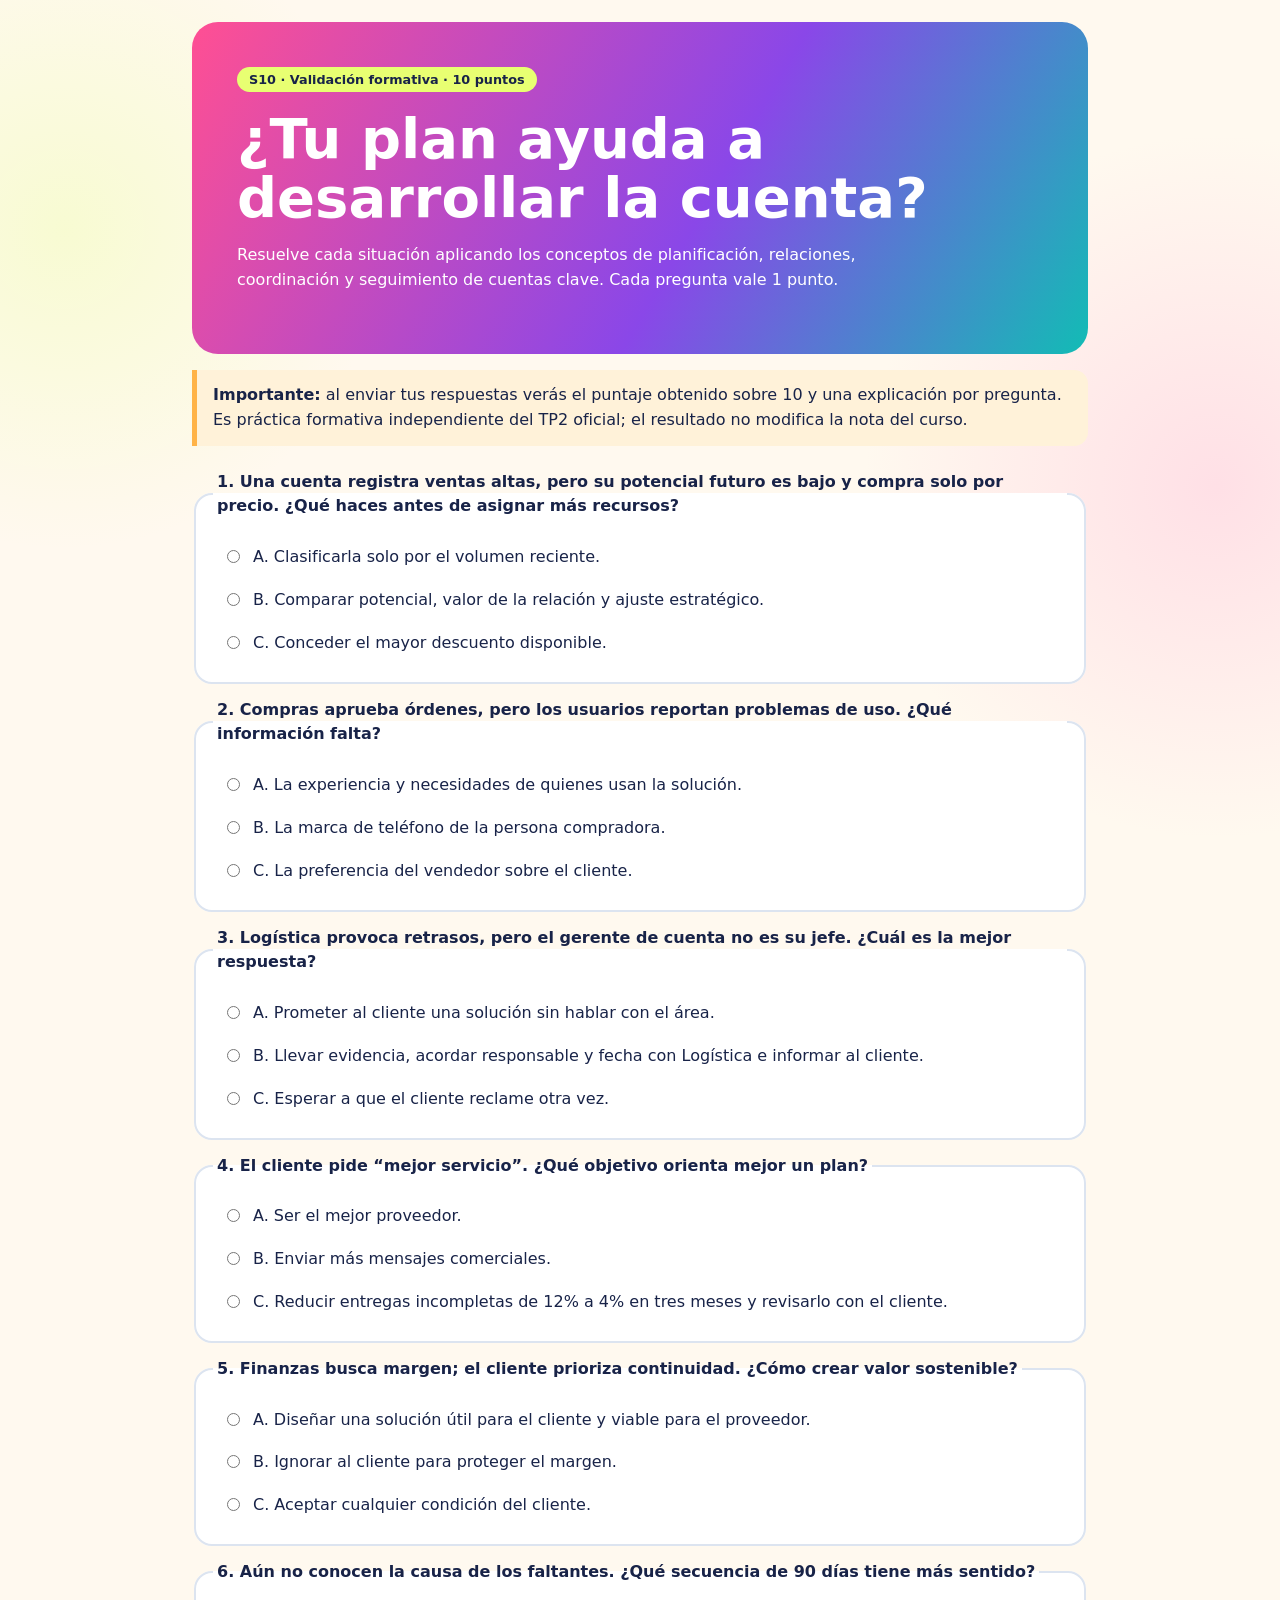
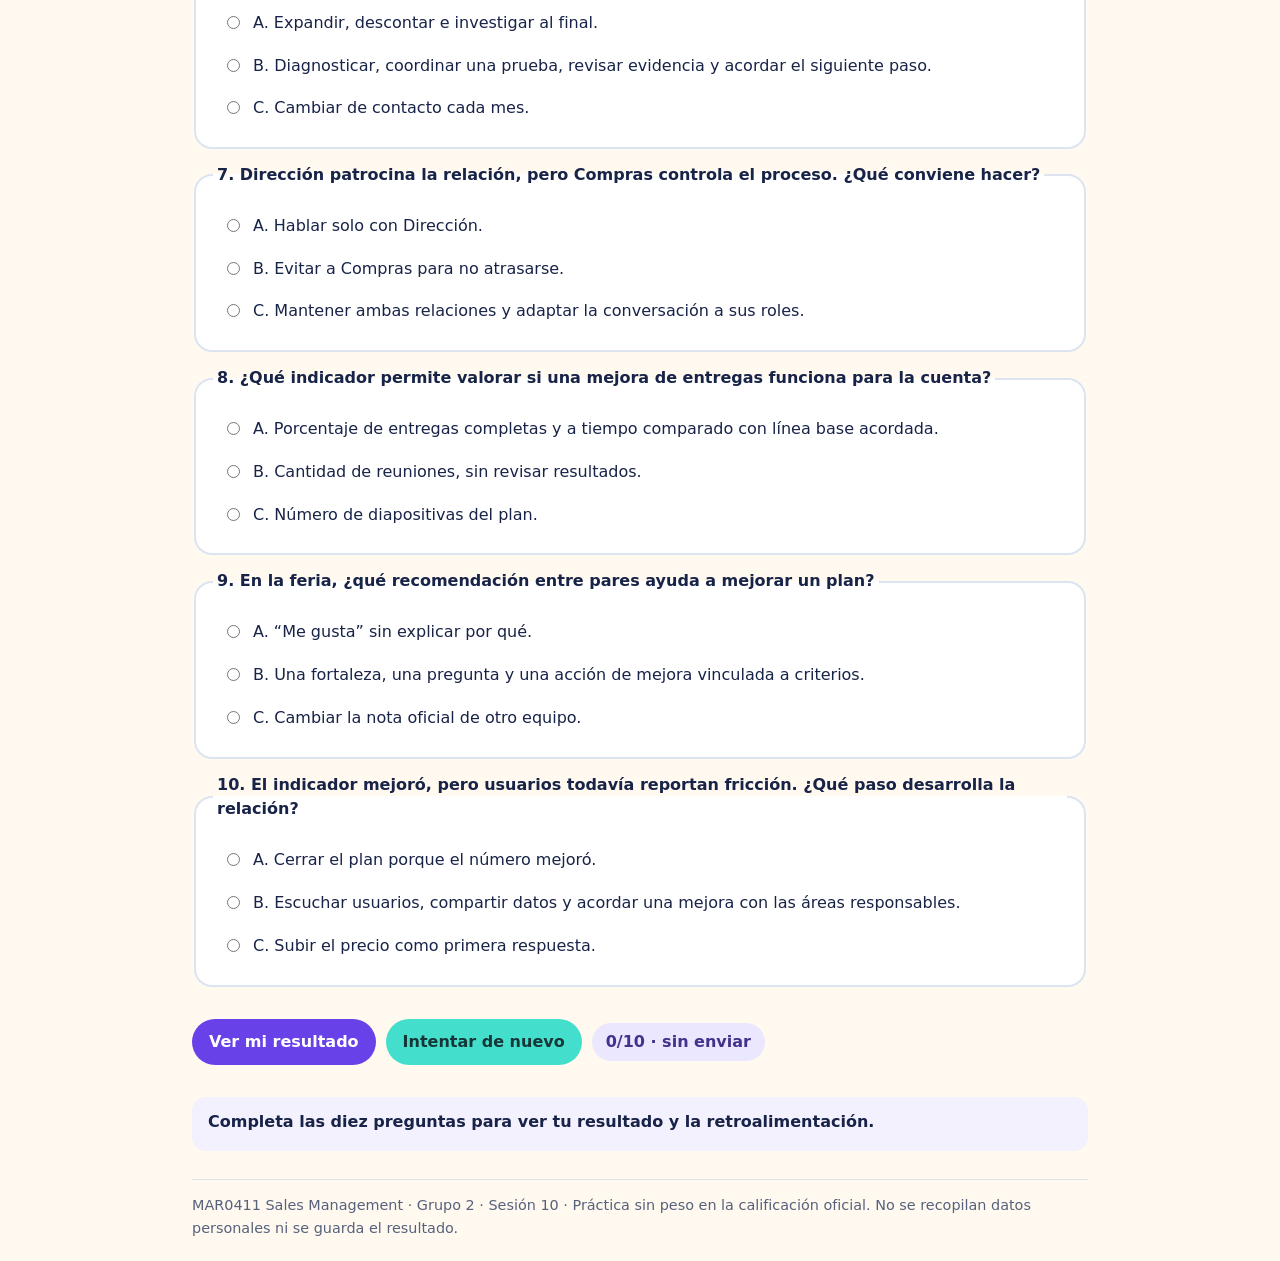
<file: s10/quiz-formativo.html>
<!doctype html>
<html lang="es"><head><meta charset="utf-8"><meta name="viewport" content="width=device-width,initial-scale=1"><meta name="description" content="Quiz formativo S10 de Sales Management. Diez preguntas de aplicación, resultado inmediato sobre diez y retroalimentación."><title>Quiz formativo S10 · Cuentas clave II</title>
<style>
:root{--ink:#182348;--muted:#56617d;--paper:#fff9ef;--line:#dce4f0;--violet:#6941e8;--pink:#ff4f93;--lime:#e8ff72;--aqua:#43dfcc}*{box-sizing:border-box}body{margin:0;background:radial-gradient(circle at 5% 8%,#e9ff9855,transparent 20rem),radial-gradient(circle at 95% 17%,#ffadd455,transparent 22rem),var(--paper);color:var(--ink);font:16px/1.55 system-ui,sans-serif}.wrap{max-width:940px;margin:auto;padding:22px}.hero{padding:clamp(22px,5vw,45px);border-radius:26px;color:white;background:linear-gradient(120deg,var(--pink),#8a47e8 57%,#12bcb5)}.tag{color:#182348;background:var(--lime);padding:5px 12px;border-radius:99px;font-weight:900;font-size:.8rem}.hero h1{font-size:clamp(2rem,5vw,3.5rem);line-height:1.05;margin:18px 0 10px}.hero p{max-width:720px}.questions{display:grid;gap:14px;margin:24px 0}.question{border:2px solid var(--line);background:white;border-radius:18px;padding:17px}.question legend{font-weight:850;padding:0 4px}.question label{display:flex;gap:10px;align-items:flex-start;padding:9px;border-radius:10px;cursor:pointer}.question label:hover{background:#f3efff}.question input{margin-top:5px;accent-color:var(--violet)}.fb{padding:10px;border-radius:10px;margin-top:8px;font-weight:720}.fb:empty{display:none}.correct{background:#e7fff8;color:#075b4d}.incorrect{background:#fff0f4;color:#8a2350}.actions{display:flex;flex-wrap:wrap;align-items:center;gap:10px;margin:18px 0}.btn{border:0;border-radius:999px;padding:11px 17px;font:inherit;font-weight:850;cursor:pointer;background:var(--violet);color:#fff}.btn.secondary{background:var(--aqua);color:#163638}.btn:focus-visible,input:focus-visible{outline:3px solid #ffb347;outline-offset:2px}.score{font-weight:900;border-radius:99px;background:#ebe7ff;color:#44318b;padding:7px 14px}.notice{background:#fff2d9;border-left:5px solid #ffb347;border-radius:0 14px 14px 0;padding:13px 16px}.result{min-height:54px;padding:13px 16px;border-radius:14px;background:#f4f1ff;font-weight:750}.result.good{background:#e7fff8;color:#075b4d}footer{margin-top:28px;padding-top:14px;border-top:1px solid var(--line);color:var(--muted);font-size:.9rem}a{color:#5636bd}@media(max-width:520px){.wrap{padding:14px}.question{padding:14px}}
</style></head><body><main class="wrap"><header class="hero"><span class="tag">S10 · Validación formativa · 10 puntos</span><h1>¿Tu plan ayuda a desarrollar la cuenta?</h1><p>Resuelve cada situación aplicando los conceptos de planificación, relaciones, coordinación y seguimiento de cuentas clave. Cada pregunta vale 1 punto.</p></header>
<p class="notice"><strong>Importante:</strong> al enviar tus respuestas verás el puntaje obtenido sobre 10 y una explicación por pregunta. Es práctica formativa independiente del TP2 oficial; el resultado no modifica la nota del curso.</p>
<form id="quiz" class="questions">
<fieldset class="question"><legend>1. Una cuenta registra ventas altas, pero su potencial futuro es bajo y compra solo por precio. ¿Qué haces antes de asignar más recursos?</legend><label><input type="radio" name="q1" value="a">A. Clasificarla solo por el volumen reciente.</label><label><input type="radio" name="q1" value="b">B. Comparar potencial, valor de la relación y ajuste estratégico.</label><label><input type="radio" name="q1" value="c">C. Conceder el mayor descuento disponible.</label><div class="fb" id="f1"></div></fieldset>
<fieldset class="question"><legend>2. Compras aprueba órdenes, pero los usuarios reportan problemas de uso. ¿Qué información falta?</legend><label><input type="radio" name="q2" value="a">A. La experiencia y necesidades de quienes usan la solución.</label><label><input type="radio" name="q2" value="b">B. La marca de teléfono de la persona compradora.</label><label><input type="radio" name="q2" value="c">C. La preferencia del vendedor sobre el cliente.</label><div class="fb" id="f2"></div></fieldset>
<fieldset class="question"><legend>3. Logística provoca retrasos, pero el gerente de cuenta no es su jefe. ¿Cuál es la mejor respuesta?</legend><label><input type="radio" name="q3" value="a">A. Prometer al cliente una solución sin hablar con el área.</label><label><input type="radio" name="q3" value="b">B. Llevar evidencia, acordar responsable y fecha con Logística e informar al cliente.</label><label><input type="radio" name="q3" value="c">C. Esperar a que el cliente reclame otra vez.</label><div class="fb" id="f3"></div></fieldset>
<fieldset class="question"><legend>4. El cliente pide “mejor servicio”. ¿Qué objetivo orienta mejor un plan?</legend><label><input type="radio" name="q4" value="a">A. Ser el mejor proveedor.</label><label><input type="radio" name="q4" value="b">B. Enviar más mensajes comerciales.</label><label><input type="radio" name="q4" value="c">C. Reducir entregas incompletas de 12% a 4% en tres meses y revisarlo con el cliente.</label><div class="fb" id="f4"></div></fieldset>
<fieldset class="question"><legend>5. Finanzas busca margen; el cliente prioriza continuidad. ¿Cómo crear valor sostenible?</legend><label><input type="radio" name="q5" value="a">A. Diseñar una solución útil para el cliente y viable para el proveedor.</label><label><input type="radio" name="q5" value="b">B. Ignorar al cliente para proteger el margen.</label><label><input type="radio" name="q5" value="c">C. Aceptar cualquier condición del cliente.</label><div class="fb" id="f5"></div></fieldset>
<fieldset class="question"><legend>6. Aún no conocen la causa de los faltantes. ¿Qué secuencia de 90 días tiene más sentido?</legend><label><input type="radio" name="q6" value="a">A. Expandir, descontar e investigar al final.</label><label><input type="radio" name="q6" value="b">B. Diagnosticar, coordinar una prueba, revisar evidencia y acordar el siguiente paso.</label><label><input type="radio" name="q6" value="c">C. Cambiar de contacto cada mes.</label><div class="fb" id="f6"></div></fieldset>
<fieldset class="question"><legend>7. Dirección patrocina la relación, pero Compras controla el proceso. ¿Qué conviene hacer?</legend><label><input type="radio" name="q7" value="a">A. Hablar solo con Dirección.</label><label><input type="radio" name="q7" value="b">B. Evitar a Compras para no atrasarse.</label><label><input type="radio" name="q7" value="c">C. Mantener ambas relaciones y adaptar la conversación a sus roles.</label><div class="fb" id="f7"></div></fieldset>
<fieldset class="question"><legend>8. ¿Qué indicador permite valorar si una mejora de entregas funciona para la cuenta?</legend><label><input type="radio" name="q8" value="a">A. Porcentaje de entregas completas y a tiempo comparado con línea base acordada.</label><label><input type="radio" name="q8" value="b">B. Cantidad de reuniones, sin revisar resultados.</label><label><input type="radio" name="q8" value="c">C. Número de diapositivas del plan.</label><div class="fb" id="f8"></div></fieldset>
<fieldset class="question"><legend>9. En la feria, ¿qué recomendación entre pares ayuda a mejorar un plan?</legend><label><input type="radio" name="q9" value="a">A. “Me gusta” sin explicar por qué.</label><label><input type="radio" name="q9" value="b">B. Una fortaleza, una pregunta y una acción de mejora vinculada a criterios.</label><label><input type="radio" name="q9" value="c">C. Cambiar la nota oficial de otro equipo.</label><div class="fb" id="f9"></div></fieldset>
<fieldset class="question"><legend>10. El indicador mejoró, pero usuarios todavía reportan fricción. ¿Qué paso desarrolla la relación?</legend><label><input type="radio" name="q10" value="a">A. Cerrar el plan porque el número mejoró.</label><label><input type="radio" name="q10" value="b">B. Escuchar usuarios, compartir datos y acordar una mejora con las áreas responsables.</label><label><input type="radio" name="q10" value="c">C. Subir el precio como primera respuesta.</label><div class="fb" id="f10"></div></fieldset>
<div class="actions"><button class="btn" type="submit">Ver mi resultado</button><button class="btn secondary" type="reset">Intentar de nuevo</button><span id="score" class="score" aria-live="polite">0/10 · sin enviar</span></div><div id="result" class="result" role="status" aria-live="polite">Completa las diez preguntas para ver tu resultado y la retroalimentación.</div></form>
<footer>MAR0411 Sales Management · Grupo 2 · Sesión 10 · Práctica sin peso en la calificación oficial. No se recopilan datos personales ni se guarda el resultado.</footer></main>
<script>
const answers=['b','a','b','c','a','b','c','a','b','b'];const feedback=['Clasifica con potencial futuro, valor de la relación y ajuste estratégico, no solo por volumen pasado.','Los usuarios viven el servicio y aportan información que el comprador no siempre ve.','Coordinar requiere evidencia, responsables, plazos y comunicación al cliente.','El objetivo es específico, medible, relevante y tiene horizonte de revisión.','La propuesta debe beneficiar al cliente y ser operable para el proveedor.','El plan avanza de diagnóstico a prueba coordinada y revisión de resultados.','Los roles y necesidades difieren; desarrolla una red de relaciones, no un solo contacto.','Compara resultados con una línea base y una medida valiosa para el cliente.','El feedback accionable permite mejorar sin sustituir la evaluación oficial.','Desarrollar la cuenta exige aprender de la evidencia y coordinar el siguiente paso.'];
document.getElementById('quiz').addEventListener('submit',e=>{e.preventDefault();let total=0,missing=[];for(let i=1;i<=10;i++){const selected=document.querySelector(`input[name="q${i}"]:checked`),box=document.getElementById(`f${i}`);if(!selected){missing.push(i);box.textContent='Selecciona una opción para completar el intento.';box.className='fb incorrect';continue}const ok=selected.value===answers[i-1];if(ok)total++;box.textContent=(ok?'Correcto. ':'Repasa este criterio. ')+feedback[i-1];box.className='fb '+(ok?'correct':'incorrect')}const score=document.getElementById('score'),result=document.getElementById('result');score.textContent=`${total}/10 puntos`;result.className='result '+(missing.length?'':'good');result.textContent=missing.length?`Faltan las preguntas ${missing.join(', ')}. Completa las diez para cerrar el intento.`:`Resultado formativo: ${total} de 10. Lee la explicación de cada respuesta para fortalecer tu plan de cuenta.`;score.focus?.()});document.getElementById('quiz').addEventListener('reset',()=>setTimeout(()=>{document.querySelectorAll('.fb').forEach(x=>{x.textContent='';x.className='fb'});document.getElementById('score').textContent='0/10 · sin enviar';document.getElementById('result').textContent='Completa las diez preguntas para ver tu resultado y la retroalimentación.'},0));
</script></body></html>
</file>
<file: styles.css>
:root{
  --navy:#071b46;--navy2:#123d79;--cyan:#08a9dc;--magenta:#df007b;
  --green:#13a66b;--amber:#f2ad16;--ink:#13284b;--muted:#60718a;
  --paper:#f6f9fc;--line:#d9e3ed;--white:#fff;--red:#d73a55;
  --shadow:0 18px 44px rgba(7,27,70,.14)
}
*{box-sizing:border-box}html,body{margin:0;min-height:100%;font-family:Segoe UI,Arial,sans-serif;color:var(--ink);background:#eaf1f7}button,input{font:inherit}button{cursor:pointer}button:disabled{cursor:not-allowed;opacity:.4}[hidden]{display:none!important}
.deck{min-height:100vh;display:grid;grid-template-rows:68px minmax(0,1fr) 76px;background:var(--paper);overflow:hidden}
.deck-header{display:grid;grid-template-columns:auto minmax(260px,650px) auto;align-items:center;gap:24px;padding:10px 24px;background:#fff;border-bottom:1px solid var(--line);z-index:20}
.header-button{border:1px solid #cbd8e5;background:#fff;color:var(--navy);border-radius:10px;padding:10px 14px;font-size:.76rem;font-weight:900;letter-spacing:.05em}.header-button:hover{border-color:var(--cyan);color:#087da5}.header-actions{display:flex;gap:8px}.session-copy{display:flex;justify-content:space-between;gap:16px;margin-bottom:6px;font-size:.78rem;color:var(--muted)}.session-copy strong{color:var(--navy)}.progress-track{height:5px;border-radius:8px;background:#dde7f0;overflow:hidden}.progress-track span{display:block;height:100%;width:0;background:linear-gradient(90deg,var(--magenta),var(--cyan));transition:width .3s ease}
#slide{position:relative;min-height:0;overflow:hidden;outline:none}.slide{height:100%;overflow:auto;padding:clamp(28px,4vw,64px) clamp(34px,6vw,100px);animation:slideIn .3s ease both}.slide-inner{width:min(1500px,100%);min-height:100%;margin:auto;display:flex;flex-direction:column;justify-content:center;position:relative}.slide.light{background:linear-gradient(135deg,#fff 0,#f4f8fb 70%,#edf4f9 100%)}.slide.dark{background:linear-gradient(135deg,#061a45 0,#103b77 100%);color:#fff}.slide.soft{background:#edf4f9}.slide.accent{background:linear-gradient(145deg,#fff 0,#eef9fd 48%,#fff1f8 100%)}
@keyframes slideIn{from{opacity:0;transform:translateX(16px)}to{opacity:1;transform:none}}@keyframes appear{from{opacity:0;transform:translateY(12px)}to{opacity:1;transform:none}}
.eyebrow{display:block;margin-bottom:12px;color:var(--magenta);font-size:.8rem;font-weight:950;letter-spacing:.13em;text-transform:uppercase}.dark .eyebrow{color:#6fd7fa}.slide h1,.slide h2,.slide h3,.slide p{margin-top:0}.slide h1{font-size:clamp(3rem,6.3vw,6.4rem);line-height:.92;letter-spacing:-.055em;margin-bottom:24px}.slide h2{font-size:clamp(2.5rem,5vw,5.1rem);line-height:.98;letter-spacing:-.045em;margin-bottom:24px}.slide h3{font-size:clamp(1.25rem,2.3vw,2rem);line-height:1.1}.lead{font-size:clamp(1.15rem,2.1vw,1.75rem);line-height:1.42;color:var(--muted);max-width:1050px}.dark .lead{color:#d4e4f2}.big-quote{font-size:clamp(1.8rem,3.4vw,3.3rem);line-height:1.2;font-weight:850;max-width:1200px}.accent-text{color:var(--magenta)}.cyan-text{color:var(--cyan)}.muted{color:var(--muted)}
.deck-controls{display:grid;grid-template-columns:1fr auto 1fr;align-items:center;gap:18px;padding:12px 24px;background:#fff;border-top:1px solid var(--line);z-index:20}.nav-button{border:0;border-radius:12px;padding:14px 22px;font-weight:950;letter-spacing:.04em}.nav-button.primary{justify-self:end;background:var(--navy);color:#fff}.nav-button.primary:hover{background:var(--navy2)}.nav-button.secondary{justify-self:start;background:#eaf0f6;color:var(--navy)}.slide-count{font-size:.8rem;font-weight:900;color:var(--muted)}
.cover{padding:0}.cover .slide-inner{width:100%;display:grid;grid-template-columns:1.05fr .95fr}.cover-copy{display:flex;flex-direction:column;justify-content:center;padding:clamp(42px,6vw,110px);background:var(--navy);color:#fff}.cover-copy h1{max-width:900px}.cover-copy p{font-size:clamp(1.1rem,1.8vw,1.55rem);color:#bcd8ed}.cover-meta{margin:26px 0;font-weight:800;color:#82dcfb}.cover-photo{position:relative;background:#061434 url('assets/images/portada-equipo.png') center/cover no-repeat}.cover-photo:after{content:"";position:absolute;inset:0;background:linear-gradient(90deg,var(--navy) 0,transparent 32%)}.primary-action,.secondary-action{border:0;border-radius:12px;padding:15px 22px;font-weight:950;letter-spacing:.035em}.primary-action{background:var(--magenta);color:#fff}.primary-action:hover{background:#bf0069}.secondary-action{background:#e7f1f7;color:var(--navy)}
.split{display:grid;grid-template-columns:1fr 1fr;gap:clamp(28px,5vw,72px);align-items:center}.visual-number{font-size:clamp(5rem,12vw,11rem);font-weight:950;line-height:.75;color:var(--navy)}.dark .visual-number{color:#fff}.metric-row{display:grid;grid-template-columns:repeat(3,1fr);gap:18px;margin-top:30px}.metric{padding:22px 0;border-top:6px solid var(--cyan)}.metric:nth-child(2){border-color:var(--magenta)}.metric:nth-child(3){border-color:var(--amber)}.metric small{display:block;font-weight:850;color:var(--muted)}.metric strong{display:block;margin-top:7px;font-size:clamp(2rem,4vw,4rem);color:var(--navy)}
.idea-grid{display:grid;grid-template-columns:repeat(2,minmax(0,1fr));gap:22px}.idea{padding:26px;border-left:7px solid var(--cyan);background:#fff;box-shadow:0 10px 30px rgba(7,27,70,.08)}.idea:nth-child(2){border-color:var(--magenta)}.idea:nth-child(3){border-color:var(--green)}.idea:nth-child(4){border-color:var(--amber)}.idea strong{display:block;margin-bottom:8px;font-size:clamp(1.3rem,2.2vw,2rem);color:var(--navy)}.idea p{margin-bottom:0;color:var(--muted);font-size:1.05rem;line-height:1.45}.example-list{display:grid;gap:14px}.example-item{display:grid;grid-template-columns:180px 1fr;gap:22px;padding:18px 0;border-bottom:1px solid var(--line)}.example-item strong{color:var(--magenta);font-size:1.2rem}.example-item span{font-size:1.1rem;line-height:1.45}
.matrix{display:grid;grid-template-columns:130px 1fr 1fr;grid-template-rows:auto 1fr 1fr;gap:8px}.matrix>div{padding:20px;background:#fff}.matrix .matrix-head{background:var(--navy);color:#fff;text-align:center;font-weight:900}.matrix .matrix-side{display:grid;place-items:center;background:#dceaf4;color:var(--navy);font-weight:900}.matrix .matrix-cell strong{display:block;color:var(--magenta);font-size:1.25rem}.matrix .matrix-cell span{display:block;margin-top:8px;color:var(--muted)}
.leadership-line{display:grid;grid-template-columns:repeat(4,1fr);gap:0}.leadership-line article{min-height:260px;padding:28px 24px;border-top:8px solid var(--cyan);background:#fff}.leadership-line article:nth-child(2){border-color:var(--magenta)}.leadership-line article:nth-child(3){border-color:var(--green)}.leadership-line article:nth-child(4){border-color:var(--amber)}.leadership-line strong{font-size:1.45rem;color:var(--navy)}.leadership-line p{margin-top:12px;color:var(--muted);line-height:1.45}.leadership-line small{display:block;margin-top:22px;font-weight:800;color:var(--navy)}
.case-banner{display:grid;grid-template-columns:1fr auto;gap:30px;align-items:center;padding:30px 34px;border-radius:20px;background:var(--navy);color:#fff}.case-banner p{margin:0;font-size:1.2rem;line-height:1.5}.case-stats{display:flex;gap:24px}.case-stats div{text-align:center}.case-stats strong{display:block;font-size:2.4rem;color:#77dcff}.case-stats small{font-size:.75rem}.problem-list{display:flex;gap:16px;margin-top:22px}.problem-list span{flex:1;padding:18px;border-top:4px solid var(--magenta);background:#fff;color:var(--ink);font-weight:800}
.bar-chart{height:430px;display:flex;gap:clamp(16px,3vw,48px);align-items:flex-end;padding:28px 40px 0;border-left:2px solid #c7d5e2;border-bottom:2px solid #c7d5e2}.bar-item{flex:1;height:100%;display:flex;flex-direction:column;justify-content:flex-end;align-items:center}.bar-value{margin-bottom:10px;font-size:1.05rem;font-weight:950;color:var(--navy)}.bar{width:min(92px,80%);height:var(--value);min-height:18px;background:linear-gradient(180deg,var(--cyan),#087ba8);border-radius:10px 10px 0 0}.bar-item.low .bar{background:linear-gradient(180deg,var(--magenta),#a3005b)}.bar-label{padding:10px 0;font-weight:850;color:var(--navy)}
.territory-compare{display:grid;grid-template-columns:1fr auto 1fr;gap:22px;align-items:center}.territory-column h3{color:var(--navy)}.territory-row{display:grid;grid-template-columns:1fr auto;gap:12px;padding:16px 0;border-bottom:1px solid var(--line)}.territory-row strong{color:var(--navy)}.territory-row span{color:var(--muted)}.change-arrow{font-size:4rem;color:var(--magenta)}.criteria{display:flex;gap:10px;flex-wrap:wrap;margin-top:26px}.criteria span{padding:9px 14px;border-radius:999px;background:#dfeef7;color:var(--navy);font-weight:800}
.formula{display:flex;align-items:center;justify-content:center;gap:24px;margin:40px 0;font-size:clamp(2.5rem,5vw,5rem);font-weight:950;color:var(--navy)}.formula span{opacity:0;animation:appear .45s ease forwards}.formula span:nth-child(2){animation-delay:.45s}.formula span:nth-child(3){animation-delay:.9s}.formula span:nth-child(4){animation-delay:1.35s}.formula-detail{display:grid;grid-template-columns:repeat(3,1fr);gap:18px;text-align:center}.formula-detail div{padding:22px;border-top:5px solid var(--cyan);background:#fff}.formula-detail strong{display:block;font-size:2rem;color:var(--navy)}
.pay-split{display:grid;grid-template-columns:55fr 35fr 10fr;min-height:200px;color:#fff;margin:26px 0}.pay-split div{display:flex;flex-direction:column;justify-content:center;padding:25px;background:var(--navy)}.pay-split div:nth-child(2){background:var(--cyan)}.pay-split div:nth-child(3){background:var(--magenta)}.pay-split strong{font-size:clamp(2rem,4vw,4rem)}.risk-line{display:flex;gap:14px;flex-wrap:wrap}.risk-line span{padding:12px 18px;border-left:5px solid var(--amber);background:#fff;font-weight:800}
.table-wrap{overflow:auto;border:1px solid var(--line);background:#fff}.data-table{width:100%;min-width:780px;border-collapse:collapse}.data-table th,.data-table td{padding:14px 18px;text-align:left;border-bottom:1px solid var(--line)}.data-table th{background:var(--navy);color:#fff}.data-table tr:last-child td{font-weight:900;color:var(--navy)}
.question-layout{display:grid;grid-template-columns:minmax(0,1fr) minmax(360px,.85fr);gap:40px;align-items:start}.question-copy h2{font-size:clamp(2rem,3.6vw,3.8rem)}.options{display:grid;gap:12px}.option{display:flex;align-items:center;gap:14px;width:100%;padding:16px;border:2px solid #d4e0ea;border-radius:13px;background:#fff;color:var(--ink);text-align:left;font-weight:750}.option:hover{border-color:var(--cyan)}.option.selected{border-color:var(--magenta);background:#fff0f8}.option-letter{display:grid;place-items:center;flex:0 0 36px;height:36px;border-radius:50%;background:#e5edf5;color:var(--navy);font-weight:950}.option.selected .option-letter{background:var(--magenta);color:#fff}.question-actions{display:flex;align-items:center;gap:14px;flex-wrap:wrap;margin-top:16px}.feedback{margin-top:18px;padding:18px 20px;border-left:6px solid var(--green);background:#e7f7ef;color:#174a36;line-height:1.5}.feedback.wrong{border-color:var(--amber);background:#fff4d8;color:#684e00}.feedback strong{display:block;margin-bottom:5px}.hint{margin-top:10px;padding:13px 16px;border:1px dashed var(--amber);background:#fffaf0;color:#6c5200}.continue-button{background:var(--navy);color:#fff;border:0;border-radius:11px;padding:13px 18px;font-weight:900}.check-button{background:var(--magenta);color:#fff;border:0;border-radius:11px;padding:13px 18px;font-weight:900}
.diagnostic-head{display:flex;justify-content:space-between;gap:20px;align-items:center;margin-bottom:18px}.question-progress{font-weight:900;color:var(--muted)}.diagnostic-result{text-align:center}.diagnostic-score{font-size:clamp(6rem,18vw,14rem);font-weight:950;line-height:.8;color:var(--navy)}.dark .diagnostic-score{color:#fff}.diagnostic-score small{font-size:.17em}.compare-scores{display:grid;grid-template-columns:1fr auto 1fr;gap:24px;align-items:center;max-width:980px;margin:28px auto}.score-box{text-align:center;padding:28px;background:#fff;color:var(--navy)}.score-box strong{display:block;font-size:clamp(4rem,8vw,7rem)}.score-box span{font-weight:900}.score-box small{display:block;color:var(--muted)}.score-arrow{font-size:3.5rem;color:var(--magenta);font-weight:950}
.debate-grid{display:grid;grid-template-columns:repeat(4,1fr);gap:16px}.debate-card{padding:24px;background:#fff;border-top:7px solid var(--cyan)}.debate-card:nth-child(2){border-color:var(--magenta)}.debate-card:nth-child(3){border-color:var(--green)}.debate-card:nth-child(4){border-color:var(--amber)}.debate-card strong{font-size:1.45rem;color:var(--navy)}.debate-card p{margin:12px 0 0;color:var(--muted)}.timer-panel{display:flex;align-items:center;justify-content:center;gap:20px;margin-top:28px}.timer{font-variant-numeric:tabular-nums;font-size:clamp(4rem,10vw,8rem);font-weight:950;color:var(--navy)}.dark .timer{color:#fff}.timer-controls{display:flex;gap:10px;flex-wrap:wrap}.timer-controls button{padding:12px 17px;border:1px solid #cbd7e2;border-radius:10px;background:#fff;color:var(--navy);font-weight:900}
.feedback-steps{display:grid;grid-template-columns:repeat(4,1fr);gap:18px}.feedback-step{padding:24px 20px;border-top:7px solid var(--cyan);background:#fff}.feedback-step span{display:block;font-size:2.2rem;font-weight:950;color:#c2d1df}.feedback-step strong{display:block;margin:8px 0;color:var(--navy);font-size:1.25rem}.feedback-step p{color:var(--muted);line-height:1.45}.timeline{display:grid;grid-template-columns:repeat(4,1fr);gap:0}.timeline article{position:relative;padding:30px 24px 24px;border-top:7px solid var(--cyan);background:#fff}.timeline article:nth-child(2){border-color:var(--magenta)}.timeline article:nth-child(3){border-color:var(--green)}.timeline article:nth-child(4){border-color:var(--amber)}.timeline small{font-weight:950;color:var(--muted)}.timeline strong{display:block;margin:8px 0;font-size:1.25rem;color:var(--navy)}
.class-plan{display:grid;grid-template-columns:repeat(5,1fr);gap:14px;margin-top:34px}.class-plan article{position:relative;min-height:220px;padding:24px 20px 20px;background:#fff;border-top:7px solid var(--cyan);box-shadow:0 14px 36px rgba(5,28,71,.08);display:flex;flex-direction:column}.class-plan article:nth-child(2){border-color:var(--magenta)}.class-plan article:nth-child(3){border-color:var(--green)}.class-plan article:nth-child(4){border-color:var(--amber)}.class-plan article:nth-child(5){border-color:var(--navy)}.plan-number{font-size:2.25rem;font-weight:950;color:#c6d5e2;line-height:1}.class-plan strong{display:block;margin:18px 0 8px;color:var(--navy);font-size:1.1rem}.class-plan p{margin:0;color:var(--muted);line-height:1.45}.class-plan small{margin-top:auto;padding-top:18px;color:var(--magenta);font-weight:950}.plan-close{display:flex;align-items:center;justify-content:center;gap:20px;margin-top:26px;color:var(--navy);font-weight:950;letter-spacing:.06em}.plan-close b{color:var(--cyan);font-size:1.4rem}
.lab-slide{background:#061735 url('assets/images/laboratorio-comercial.png') center/cover no-repeat;color:#fff}.lab-overlay{max-width:760px;padding:38px;background:rgba(7,27,70,.92);box-shadow:var(--shadow)}.role-row{display:flex;gap:12px;flex-wrap:wrap}.role-row span{padding:12px 18px;border:1px solid rgba(255,255,255,.32);font-weight:900}.rubric-list{display:grid;gap:9px}.rubric-row{display:grid;grid-template-columns:minmax(220px,1fr) 2fr auto;gap:20px;align-items:center;padding:14px 18px;background:#fff;border-bottom:1px solid var(--line)}.rubric-row strong{color:var(--navy)}.rubric-row span{color:var(--muted)}.rubric-row b{font-size:1.4rem;color:var(--magenta)}
.checklist{display:grid;grid-template-columns:repeat(4,1fr);gap:12px;margin-top:24px}.check-item{display:flex;align-items:center;gap:10px;padding:14px;background:#fff;color:var(--ink);font-weight:850}.check-item:before{content:"✓";display:grid;place-items:center;width:28px;height:28px;border-radius:50%;background:#dff5ea;color:var(--green);font-weight:950}.closing-questions{counter-reset:q;display:grid;gap:18px}.closing-questions p{counter-increment:q;display:grid;grid-template-columns:46px 1fr;gap:18px;align-items:center;font-size:clamp(1.25rem,2.2vw,2rem);font-weight:800}.closing-questions p:before{content:counter(q);display:grid;place-items:center;width:46px;height:46px;border-radius:50%;background:var(--magenta);color:#fff;font-size:1rem}.sources{display:grid;gap:18px}.source{padding:18px 0;border-bottom:1px solid var(--line)}.source strong{display:block;color:var(--navy)}.source span{color:var(--muted)}
.topics-panel{position:fixed;top:0;bottom:0;left:0;width:min(430px,92vw);z-index:60;padding:26px;background:#fff;box-shadow:20px 0 50px rgba(7,27,70,.22);transform:translateX(-105%);transition:transform .25s ease;display:flex;flex-direction:column}.topics-panel.open{transform:none}.panel-head,.modal-head{display:flex;justify-content:space-between;gap:18px;align-items:flex-start}.panel-head h2,.modal-head h2{margin:4px 0;color:var(--navy)}.panel-head small,.modal-head small{color:var(--magenta);font-weight:900}.close-button{border:0;background:#e7eef5;color:var(--navy);border-radius:50%;width:40px;height:40px;font-size:1.6rem}.topics-panel nav{overflow:auto;margin:20px -8px 20px;padding:0 8px}.topic-link{display:grid;grid-template-columns:36px 1fr;gap:10px;width:100%;padding:12px 10px;border:0;border-bottom:1px solid var(--line);background:#fff;text-align:left;color:var(--ink)}.topic-link.active{color:var(--magenta);font-weight:900}.topic-link span:first-child{color:var(--muted);font-size:.75rem;font-weight:900}.reset-button{margin-top:auto;border:1px solid #f0b4c8;background:#fff;color:#ad1457;border-radius:10px;padding:12px;font-weight:900}.scrim{position:fixed;inset:0;background:rgba(4,14,36,.52);z-index:50}.modal{width:min(760px,92vw);max-height:82vh;border:0;border-radius:18px;padding:25px;box-shadow:0 24px 70px rgba(7,27,70,.32)}.modal::backdrop{background:rgba(4,14,36,.6)}.modal-content{overflow:auto;color:var(--ink);line-height:1.6}.modal-content .note-source{margin-top:22px;padding-top:14px;border-top:1px solid var(--line);color:var(--muted);font-size:.88rem}.toast{position:fixed;left:50%;bottom:95px;z-index:80;transform:translate(-50%,20px);padding:12px 18px;border-radius:10px;background:var(--navy);color:#fff;opacity:0;pointer-events:none;transition:.2s}.toast.show{opacity:1;transform:translate(-50%,0)}
@media(max-width:1000px){.deck-header{grid-template-columns:auto 1fr}.header-actions{display:none}.cover .slide-inner{grid-template-columns:1fr}.cover-photo{display:none}.split,.question-layout,.territory-compare{grid-template-columns:1fr}.idea-grid,.leadership-line,.debate-grid,.feedback-steps,.timeline,.checklist{grid-template-columns:repeat(2,1fr)}.class-plan{grid-template-columns:repeat(2,1fr)}.metric-row{grid-template-columns:1fr 1fr}.case-banner{grid-template-columns:1fr}.case-stats{justify-content:flex-start}.pay-split{grid-template-columns:1fr}.formula-detail{grid-template-columns:1fr}.change-arrow{transform:rotate(90deg);text-align:center}.rubric-row{grid-template-columns:1fr auto}.rubric-row span{grid-column:1/3}.question-layout{gap:22px}}
@media(max-width:680px){.deck{grid-template-rows:60px minmax(0,1fr) 68px}.deck-header{padding:8px 12px;gap:12px}.session-copy strong{display:none}.slide{padding:28px 20px}.slide h1{font-size:2.7rem}.slide h2{font-size:2.25rem}.cover-copy{padding:36px 24px}.idea-grid,.leadership-line,.debate-grid,.feedback-steps,.timeline,.checklist,.metric-row,.class-plan{grid-template-columns:1fr}.plan-close{display:none}.example-item{grid-template-columns:1fr;gap:6px}.matrix{grid-template-columns:82px 1fr 1fr}.matrix>div{padding:12px}.problem-list{flex-direction:column}.bar-chart{height:330px;padding:20px 10px 0;gap:7px}.bar-label{font-size:.72rem;transform:rotate(-25deg);height:48px}.case-stats{display:grid;grid-template-columns:1fr 1fr}.formula{gap:10px;font-size:2rem;flex-wrap:wrap}.question-layout{grid-template-columns:1fr}.compare-scores{grid-template-columns:1fr}.score-arrow{transform:rotate(90deg);text-align:center}.timer-panel{flex-direction:column}.rubric-row{grid-template-columns:1fr auto}.deck-controls{padding:9px 10px;gap:8px}.nav-button{padding:12px;font-size:.75rem}.slide-count{font-size:.68rem}.header-button{padding:9px;font-size:.68rem}}
@media(max-height:760px) and (min-width:900px){.slide{padding-top:24px;padding-bottom:24px}.slide h1{font-size:4.2rem}.slide h2{font-size:3.15rem;margin-bottom:17px}.lead{font-size:1.2rem}.bar-chart{height:330px}.leadership-line article{min-height:210px;padding:20px}.idea{padding:20px}.feedback-steps .feedback-step,.timeline article{padding:18px}.metric strong{font-size:2.4rem}.cover-copy{padding:50px 70px}}
@media print{.deck-header,.deck-controls,.topics-panel,.scrim,.modal,.toast{display:none!important}.deck{display:block}.slide{height:auto;min-height:100vh;page-break-after:always}.slide-inner{min-height:90vh}}
</file>
